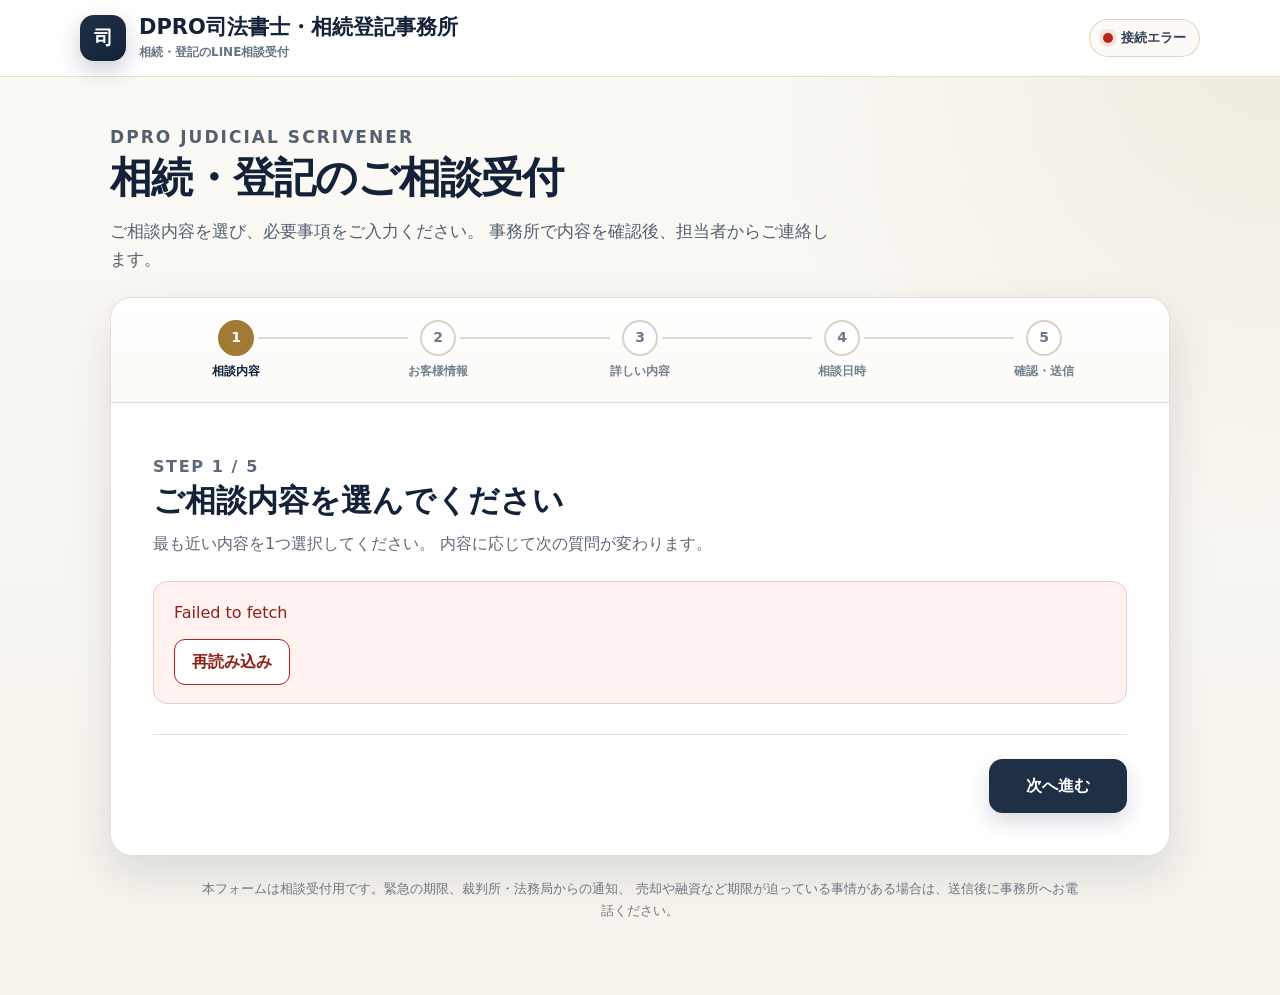
<file: index.html>
<!doctype html>
<html lang="ja">
<head>
  <meta charset="utf-8">
  <meta name="viewport" content="width=device-width,initial-scale=1,viewport-fit=cover">
  <meta name="theme-color" content="#1F3046">
  <meta
    name="description"
    content="DPRO 司法書士・相続登記 LINE｜相続登記・相続人申告登記・住所変更登記などの相談受付"
  >
  <title>相続・登記のご相談｜DPRO司法書士・相続登記事務所</title>
  <link rel="stylesheet" href="./dpro-base.css">
  <style>
    :root {
      --form-border: #d8d3c8;
      --form-soft: #f8f6f0;
      --form-blue-soft: #eef2f6;
      --form-gold-soft: #f8f1e3;
      --form-success-soft: #edf7f1;
      --form-danger-soft: #fff0ef;
      --form-focus: rgba(161, 123, 53, 0.28);
    }

    body {
      min-height: 100vh;
    }

    button,
    input,
    select,
    textarea {
      font-size: 16px;
    }

    button:disabled {
      cursor: not-allowed;
      opacity: 0.55;
    }

    .app-header {
      position: sticky;
      z-index: 30;
      top: 0;
      border-bottom: 1px solid rgba(161, 123, 53, 0.25);
      background: rgba(255, 255, 255, 0.96);
      backdrop-filter: blur(14px);
    }

    .app-header__inner {
      display: flex;
      width: min(1120px, calc(100% - 30px));
      min-height: 76px;
      margin: 0 auto;
      align-items: center;
      justify-content: space-between;
      gap: 18px;
    }

    .app-brand {
      display: flex;
      min-width: 0;
      align-items: center;
      gap: 13px;
      color: inherit;
      text-decoration: none;
    }

    .app-brand__mark {
      display: grid;
      width: 46px;
      height: 46px;
      flex: 0 0 auto;
      place-items: center;
      border-radius: 14px;
      color: #fff;
      background: linear-gradient(145deg, #1f3046, #132238);
      box-shadow: 0 9px 22px rgba(19, 34, 56, 0.22);
      font-size: 19px;
      font-weight: 900;
    }

    .app-brand__name {
      display: block;
      overflow: hidden;
      color: #132238;
      font-size: clamp(16px, 2.2vw, 21px);
      font-weight: 900;
      line-height: 1.35;
      text-overflow: ellipsis;
      white-space: nowrap;
    }

    .app-brand__sub {
      display: block;
      margin-top: 2px;
      color: #687483;
      font-size: 12px;
      font-weight: 700;
    }

    .header-status {
      display: inline-flex;
      min-height: 38px;
      align-items: center;
      gap: 8px;
      padding: 7px 13px;
      border: 1px solid rgba(161, 123, 53, 0.3);
      border-radius: 999px;
      color: #344257;
      background: #fbfaf6;
      font-size: 13px;
      font-weight: 800;
      white-space: nowrap;
    }

    .header-status__dot {
      width: 10px;
      height: 10px;
      border-radius: 999px;
      background: #a96713;
      box-shadow: 0 0 0 4px rgba(169, 103, 19, 0.11);
    }

    .header-status[data-status="ok"] .header-status__dot {
      background: #2f7a55;
      box-shadow: 0 0 0 4px rgba(47, 122, 85, 0.12);
    }

    .header-status[data-status="error"] .header-status__dot {
      background: #b42318;
      box-shadow: 0 0 0 4px rgba(180, 35, 24, 0.11);
    }

    .app-main {
      padding: 34px 0 74px;
    }

    .app-shell {
      width: min(1060px, calc(100% - 30px));
      margin: 0 auto;
    }

    .intro {
      display: grid;
      grid-template-columns: minmax(0, 1fr) auto;
      gap: 22px;
      align-items: end;
      margin-bottom: 24px;
    }

    .intro__eyebrow {
      margin: 0 0 8px;
      color: #a17b35;
      font-size: 13px;
      font-weight: 900;
      letter-spacing: 0.12em;
    }

    .intro h1 {
      margin: 0;
      color: #132238;
      font-size: clamp(27px, 5vw, 42px);
      line-height: 1.28;
      letter-spacing: -0.025em;
    }

    .intro p {
      max-width: 730px;
      margin: 12px 0 0;
      color: #526071;
      font-size: 17px;
    }

    .demo-badge {
      display: none;
      min-height: 40px;
      align-items: center;
      padding: 7px 15px;
      border: 1px solid rgba(161, 123, 53, 0.42);
      border-radius: 999px;
      color: #78591f;
      background: #fff9ed;
      font-size: 14px;
      font-weight: 900;
    }

    .demo-badge.is-visible {
      display: inline-flex;
    }

    .wizard-card {
      overflow: hidden;
      border: 1px solid rgba(161, 123, 53, 0.25);
      border-radius: 22px;
      background: rgba(255, 255, 255, 0.98);
      box-shadow: 0 18px 46px rgba(19, 34, 56, 0.12);
    }

    .wizard-progress {
      padding: 22px 28px 20px;
      border-bottom: 1px solid #e4dfd5;
      background: linear-gradient(180deg, #fff 0%, #fbfaf6 100%);
    }

    .progress-list {
      display: grid;
      grid-template-columns: repeat(5, 1fr);
      gap: 8px;
      margin: 0;
      padding: 0;
      list-style: none;
    }

    .progress-item {
      position: relative;
      min-width: 0;
      text-align: center;
    }

    .progress-item:not(:last-child)::after {
      position: absolute;
      z-index: 0;
      top: 17px;
      left: calc(50% + 22px);
      width: calc(100% - 44px);
      height: 2px;
      content: "";
      background: #ded9cf;
    }

    .progress-item.is-complete:not(:last-child)::after {
      background: #a17b35;
    }

    .progress-number {
      position: relative;
      z-index: 1;
      display: grid;
      width: 36px;
      height: 36px;
      margin: 0 auto 6px;
      place-items: center;
      border: 2px solid #d8d3c8;
      border-radius: 999px;
      color: #6d7885;
      background: #fff;
      font-size: 14px;
      font-weight: 900;
    }

    .progress-item.is-active .progress-number,
    .progress-item.is-complete .progress-number {
      border-color: #a17b35;
      color: #fff;
      background: #a17b35;
    }

    .progress-label {
      display: block;
      overflow: hidden;
      color: #73808d;
      font-size: 12px;
      font-weight: 800;
      text-overflow: ellipsis;
      white-space: nowrap;
    }

    .progress-item.is-active .progress-label {
      color: #132238;
    }

    .wizard-body {
      padding: clamp(24px, 4vw, 42px);
    }

    .step-panel {
      display: none;
    }

    .step-panel.is-active {
      display: block;
      animation: panel-in 0.22s ease-out;
    }

    @keyframes panel-in {
      from {
        opacity: 0;
        transform: translateY(5px);
      }

      to {
        opacity: 1;
        transform: none;
      }
    }

    .step-heading {
      margin-bottom: 24px;
    }

    .step-heading__number {
      margin: 0 0 7px;
      color: #a17b35;
      font-size: 13px;
      font-weight: 900;
      letter-spacing: 0.1em;
    }

    .step-heading h2 {
      margin: 0;
      color: #132238;
      font-size: clamp(23px, 3.5vw, 31px);
      line-height: 1.35;
    }

    .step-heading p {
      margin: 9px 0 0;
      color: #5d6977;
      font-size: 16px;
    }

    .category-grid {
      display: grid;
      grid-template-columns: repeat(2, minmax(0, 1fr));
      gap: 14px;
    }

    .category-card {
      position: relative;
      display: grid;
      min-height: 136px;
      padding: 20px 48px 20px 20px;
      border: 2px solid #ded9cf;
      border-radius: 16px;
      color: #1c2733;
      background: #fff;
      text-align: left;
      cursor: pointer;
      transition:
        border-color 0.16s ease,
        background 0.16s ease,
        transform 0.16s ease;
    }

    .category-card:hover {
      border-color: #a17b35;
      transform: translateY(-1px);
    }

    .category-card.is-selected {
      border-color: #a17b35;
      background: #fffaf0;
      box-shadow: 0 0 0 4px rgba(161, 123, 53, 0.1);
    }

    .category-card__check {
      position: absolute;
      top: 18px;
      right: 18px;
      display: grid;
      width: 26px;
      height: 26px;
      place-items: center;
      border: 2px solid #c9c3b7;
      border-radius: 999px;
      color: transparent;
      background: #fff;
      font-size: 14px;
      font-weight: 900;
    }

    .category-card.is-selected .category-card__check {
      border-color: #a17b35;
      color: #fff;
      background: #a17b35;
    }

    .category-card strong {
      align-self: end;
      color: #132238;
      font-size: 18px;
    }

    .category-card small {
      display: block;
      align-self: start;
      margin-top: 7px;
      color: #667281;
      font-size: 14px;
      line-height: 1.55;
    }

    .loading-box,
    .error-box,
    .info-box {
      padding: 18px 20px;
      border-radius: 14px;
    }

    .loading-box {
      border: 1px solid #d9e0e8;
      color: #4f5e70;
      background: #f5f8fb;
    }

    .error-box {
      border: 1px solid #f0c9c5;
      color: #8e2018;
      background: #fff2f1;
    }

    .info-box {
      border-left: 5px solid #a17b35;
      color: #435164;
      background: #faf7ef;
    }

    .info-box strong {
      color: #132238;
    }

    .retry-link {
      min-height: 46px;
      margin-top: 12px;
      padding: 9px 17px;
      border: 1px solid #b42318;
      border-radius: 11px;
      color: #8e2018;
      background: #fff;
      font-weight: 800;
      cursor: pointer;
    }

    .form-grid {
      display: grid;
      grid-template-columns: repeat(2, minmax(0, 1fr));
      gap: 20px;
    }

    .field {
      min-width: 0;
    }

    .field--full {
      grid-column: 1 / -1;
    }

    .field label,
    .field legend {
      display: block;
      margin-bottom: 8px;
      color: #253348;
      font-size: 16px;
      font-weight: 900;
    }

    .required-mark,
    .optional-mark {
      display: inline-flex;
      min-height: 22px;
      align-items: center;
      margin-left: 7px;
      padding: 2px 7px;
      border-radius: 7px;
      font-size: 11px;
      font-weight: 900;
      vertical-align: 2px;
    }

    .required-mark {
      color: #fff;
      background: #b42318;
    }

    .optional-mark {
      color: #536173;
      background: #edf0f3;
    }

    .field-help {
      margin: 7px 0 0;
      color: #6a7582;
      font-size: 13px;
    }

    .control {
      width: 100%;
      min-height: 52px;
      padding: 12px 14px;
      border: 2px solid #d8d3c8;
      border-radius: 12px;
      color: #1c2733;
      background: #fff;
      outline: none;
      transition:
        border-color 0.15s ease,
        box-shadow 0.15s ease;
    }

    textarea.control {
      min-height: 122px;
      resize: vertical;
    }

    .control:focus {
      border-color: #a17b35;
      box-shadow: 0 0 0 4px var(--form-focus);
    }

    .control[aria-invalid="true"] {
      border-color: #b42318;
      box-shadow: 0 0 0 4px rgba(180, 35, 24, 0.1);
    }

    .field-error {
      display: none;
      margin: 7px 0 0;
      color: #a51f16;
      font-size: 13px;
      font-weight: 800;
    }

    .field-error.is-visible {
      display: block;
    }

    fieldset {
      min-width: 0;
      margin: 0;
      padding: 0;
      border: 0;
    }

    .choice-grid {
      display: grid;
      grid-template-columns: repeat(3, minmax(0, 1fr));
      gap: 10px;
    }

    .choice-grid--two {
      grid-template-columns: repeat(2, minmax(0, 1fr));
    }

    .choice-label {
      position: relative;
      display: flex;
      min-height: 54px;
      align-items: center;
      justify-content: center;
      padding: 10px 12px;
      border: 2px solid #d8d3c8;
      border-radius: 12px;
      color: #39485a;
      background: #fff;
      font-weight: 800;
      text-align: center;
      cursor: pointer;
    }

    .choice-label:has(input:checked) {
      border-color: #a17b35;
      color: #132238;
      background: #fffaf0;
      box-shadow: 0 0 0 3px rgba(161, 123, 53, 0.09);
    }

    .choice-label input {
      position: absolute;
      width: 1px;
      height: 1px;
      opacity: 0;
      pointer-events: none;
    }

    .dynamic-form {
      display: grid;
      grid-template-columns: repeat(2, minmax(0, 1fr));
      gap: 20px;
    }

    .appointment-layout {
      display: grid;
      grid-template-columns: minmax(250px, 0.38fr) minmax(0, 0.62fr);
      gap: 24px;
    }

    .appointment-options {
      display: grid;
      align-content: start;
      gap: 18px;
    }

    .date-row {
      display: grid;
      grid-template-columns: 1fr auto;
      gap: 10px;
      align-items: end;
    }

    .load-slots-button {
      min-height: 52px;
      padding: 10px 17px;
      border: 1px solid #1f3046;
      border-radius: 12px;
      color: #fff;
      background: #1f3046;
      font-weight: 900;
      cursor: pointer;
    }

    .slot-panel {
      min-height: 250px;
      padding: 18px;
      border: 1px solid #d8d3c8;
      border-radius: 16px;
      background: #fbfaf7;
    }

    .slot-panel h3 {
      margin: 0 0 14px;
      color: #132238;
      font-size: 18px;
    }

    .slot-grid {
      display: grid;
      grid-template-columns: repeat(3, minmax(0, 1fr));
      gap: 9px;
    }

    .slot-button {
      min-height: 50px;
      padding: 8px 7px;
      border: 2px solid #d8d3c8;
      border-radius: 11px;
      color: #314054;
      background: #fff;
      font-weight: 900;
      cursor: pointer;
    }

    .slot-button:hover {
      border-color: #a17b35;
    }

    .slot-button.is-selected {
      border-color: #a17b35;
      color: #fff;
      background: #a17b35;
    }

    .slot-button small {
      display: block;
      margin-top: 2px;
      font-size: 10px;
      font-weight: 700;
      opacity: 0.82;
    }

    .slot-empty {
      display: grid;
      min-height: 190px;
      place-items: center;
      color: #6a7582;
      text-align: center;
    }

    .skip-booking {
      display: flex;
      min-height: 56px;
      align-items: center;
      gap: 11px;
      padding: 12px 14px;
      border: 1px solid #d8d3c8;
      border-radius: 12px;
      color: #39485a;
      background: #fff;
      font-weight: 800;
      cursor: pointer;
    }

    .skip-booking input {
      width: 22px;
      height: 22px;
      accent-color: #1f3046;
    }

    .selected-slot-box {
      display: none;
      margin-top: 14px;
      padding: 14px 16px;
      border: 1px solid rgba(47, 122, 85, 0.3);
      border-radius: 12px;
      color: #205c40;
      background: #edf7f1;
      font-weight: 800;
    }

    .selected-slot-box.is-visible {
      display: block;
    }

    .confirmation-list {
      display: grid;
      gap: 16px;
    }

    .confirmation-section {
      overflow: hidden;
      border: 1px solid #ded9cf;
      border-radius: 15px;
      background: #fff;
    }

    .confirmation-section h3 {
      margin: 0;
      padding: 14px 18px;
      border-bottom: 1px solid #e6e1d8;
      color: #132238;
      background: #f8f6f0;
      font-size: 17px;
    }

    .confirmation-rows {
      display: grid;
      margin: 0;
    }

    .confirmation-row {
      display: grid;
      grid-template-columns: 180px minmax(0, 1fr);
      gap: 18px;
      padding: 12px 18px;
      border-bottom: 1px dashed #e4dfd6;
    }

    .confirmation-row:last-child {
      border-bottom: 0;
    }

    .confirmation-row dt {
      color: #6a7582;
      font-size: 14px;
      font-weight: 800;
    }

    .confirmation-row dd {
      margin: 0;
      color: #253348;
      font-weight: 800;
      overflow-wrap: anywhere;
    }

    .consent-list {
      display: grid;
      gap: 12px;
      margin-top: 22px;
    }

    .consent-label {
      display: flex;
      align-items: flex-start;
      gap: 12px;
      padding: 15px 16px;
      border: 1px solid #d8d3c8;
      border-radius: 13px;
      color: #39485a;
      background: #fff;
      cursor: pointer;
    }

    .consent-label input {
      width: 23px;
      height: 23px;
      flex: 0 0 auto;
      margin-top: 2px;
      accent-color: #1f3046;
    }

    .consent-label strong {
      display: block;
      color: #132238;
    }

    .consent-label small {
      display: block;
      margin-top: 3px;
      color: #697583;
      font-size: 13px;
    }

    .wizard-actions {
      display: flex;
      justify-content: space-between;
      gap: 12px;
      margin-top: 30px;
      padding-top: 24px;
      border-top: 1px solid #e6e1d8;
    }

    .action-button {
      display: inline-flex;
      min-width: 138px;
      min-height: 54px;
      align-items: center;
      justify-content: center;
      gap: 8px;
      padding: 12px 22px;
      border-radius: 13px;
      font-weight: 900;
      cursor: pointer;
    }

    .action-button--back {
      border: 1px solid #bfc6ce;
      color: #354456;
      background: #fff;
    }

    .action-button--next,
    .action-button--submit {
      border: 1px solid #1f3046;
      color: #fff;
      background: #1f3046;
      box-shadow: 0 9px 20px rgba(31, 48, 70, 0.17);
    }

    .action-button--submit {
      min-width: 210px;
      background: #132238;
    }

    .submit-error {
      display: none;
      margin-top: 18px;
      padding: 15px 17px;
      border: 1px solid #f0c9c5;
      border-radius: 12px;
      color: #941f17;
      background: #fff2f1;
      font-weight: 800;
    }

    .submit-error.is-visible {
      display: block;
    }

    .complete-panel {
      display: none;
      padding: clamp(28px, 5vw, 56px);
      text-align: center;
    }

    .complete-panel.is-visible {
      display: block;
    }

    .complete-icon {
      display: grid;
      width: 82px;
      height: 82px;
      margin: 0 auto 20px;
      place-items: center;
      border-radius: 999px;
      color: #fff;
      background: #2f7a55;
      box-shadow: 0 12px 28px rgba(47, 122, 85, 0.2);
      font-size: 40px;
      font-weight: 900;
    }

    .complete-panel h2 {
      margin: 0;
      color: #132238;
      font-size: clamp(26px, 4vw, 36px);
    }

    .complete-panel > p {
      max-width: 650px;
      margin: 13px auto 0;
      color: #536173;
      font-size: 17px;
    }

    .receipt-card {
      max-width: 660px;
      margin: 25px auto 0;
      padding: 20px;
      border: 1px solid #d8d3c8;
      border-radius: 16px;
      background: #faf8f2;
      text-align: left;
    }

    .receipt-card dl {
      display: grid;
      gap: 0;
      margin: 0;
    }

    .receipt-card div {
      display: grid;
      grid-template-columns: 150px 1fr;
      gap: 16px;
      padding: 11px 0;
      border-bottom: 1px dashed #dcd6ca;
    }

    .receipt-card div:last-child {
      border-bottom: 0;
    }

    .receipt-card dt {
      color: #6a7582;
      font-weight: 800;
    }

    .receipt-card dd {
      margin: 0;
      color: #132238;
      font-weight: 900;
      overflow-wrap: anywhere;
    }

    .complete-warning {
      max-width: 660px;
      margin: 18px auto 0;
      padding: 15px 17px;
      border-left: 5px solid #a96713;
      border-radius: 10px;
      color: #70440c;
      background: #fff7e8;
      text-align: left;
    }

    .footer-note {
      max-width: 880px;
      margin: 22px auto 0;
      color: #6c7784;
      font-size: 13px;
      text-align: center;
    }

    .screen-reader-only {
      position: absolute !important;
      width: 1px !important;
      height: 1px !important;
      overflow: hidden !important;
      padding: 0 !important;
      border: 0 !important;
      margin: -1px !important;
      clip: rect(0, 0, 0, 0) !important;
      white-space: nowrap !important;
    }

    .is-hidden {
      display: none !important;
    }

    @media (max-width: 820px) {
      .app-header__inner,
      .app-shell {
        width: min(100% - 22px, 680px);
      }

      .app-header__inner {
        min-height: 68px;
      }

      .app-brand__sub,
      .header-status span:last-child {
        display: none;
      }

      .intro {
        grid-template-columns: 1fr;
        margin-bottom: 18px;
      }

      .demo-badge {
        justify-self: start;
      }

      .wizard-progress {
        padding: 16px 10px 14px;
      }

      .progress-label {
        font-size: 10px;
      }

      .progress-item:not(:last-child)::after {
        left: calc(50% + 18px);
        width: calc(100% - 36px);
      }

      .progress-number {
        width: 32px;
        height: 32px;
      }

      .wizard-body {
        padding: 24px 18px;
      }

      .category-grid,
      .form-grid,
      .dynamic-form,
      .appointment-layout {
        grid-template-columns: 1fr;
      }

      .category-card {
        min-height: 118px;
      }

      .choice-grid {
        grid-template-columns: 1fr;
      }

      .choice-grid--two {
        grid-template-columns: 1fr 1fr;
      }

      .date-row {
        grid-template-columns: 1fr;
      }

      .slot-grid {
        grid-template-columns: repeat(2, minmax(0, 1fr));
      }

      .confirmation-row {
        grid-template-columns: 1fr;
        gap: 3px;
      }

      .wizard-actions {
        display: grid;
        grid-template-columns: 1fr 1fr;
      }

      .action-button {
        width: 100%;
        min-width: 0;
        padding: 11px 12px;
      }

      .action-button--submit {
        grid-column: 2;
      }
    }

    @media (max-width: 460px) {
      .progress-label {
        display: none;
      }

      .progress-item:not(:last-child)::after {
        top: 15px;
      }

      .choice-grid--two {
        grid-template-columns: 1fr;
      }

      .slot-grid {
        grid-template-columns: 1fr 1fr;
      }

      .wizard-actions {
        grid-template-columns: 1fr;
      }

      .action-button--submit {
        grid-column: auto;
      }

      .receipt-card div {
        grid-template-columns: 1fr;
        gap: 3px;
      }
    }
  </style>
</head>
<body>
  <header class="app-header">
    <div class="app-header__inner">
      <a class="app-brand" href="./index.html" aria-label="相談受付トップ">
        <span class="app-brand__mark" aria-hidden="true">司</span>
        <span>
          <span class="app-brand__name" id="header-office-name">
            DPRO司法書士・相続登記事務所
          </span>
          <span class="app-brand__sub">相続・登記のLINE相談受付</span>
        </span>
      </a>
      <div
        class="header-status"
        id="header-status"
        data-status="checking"
        role="status"
        aria-live="polite"
      >
        <span class="header-status__dot" aria-hidden="true"></span>
        <span id="header-status-text">接続確認中</span>
      </div>
    </div>
  </header>

  <main class="app-main">
    <div class="app-shell">
      <section class="intro" aria-labelledby="page-title">
        <div>
          <p class="intro__eyebrow">DPRO JUDICIAL SCRIVENER</p>
          <h1 id="page-title">相続・登記のご相談受付</h1>
          <p>
            ご相談内容を選び、必要事項をご入力ください。
            事務所で内容を確認後、担当者からご連絡します。
          </p>
        </div>
        <span class="demo-badge" id="demo-badge">デモモード</span>
      </section>

      <section class="wizard-card" id="wizard-card">
        <div class="wizard-progress" id="wizard-progress">
          <ol class="progress-list" aria-label="入力の進み具合">
            <li class="progress-item is-active" data-progress="1">
              <span class="progress-number">1</span>
              <span class="progress-label">相談内容</span>
            </li>
            <li class="progress-item" data-progress="2">
              <span class="progress-number">2</span>
              <span class="progress-label">お客様情報</span>
            </li>
            <li class="progress-item" data-progress="3">
              <span class="progress-number">3</span>
              <span class="progress-label">詳しい内容</span>
            </li>
            <li class="progress-item" data-progress="4">
              <span class="progress-number">4</span>
              <span class="progress-label">相談日時</span>
            </li>
            <li class="progress-item" data-progress="5">
              <span class="progress-number">5</span>
              <span class="progress-label">確認・送信</span>
            </li>
          </ol>
        </div>

        <form id="inquiry-form" novalidate>
          <div class="wizard-body">
            <section
              class="step-panel is-active"
              data-step="1"
              aria-labelledby="step1-title"
            >
              <div class="step-heading">
                <p class="step-heading__number">STEP 1 / 5</p>
                <h2 id="step1-title">ご相談内容を選んでください</h2>
                <p>
                  最も近い内容を1つ選択してください。
                  内容に応じて次の質問が変わります。
                </p>
              </div>

              <div id="category-area">
                <div class="loading-box">相談分野を読み込んでいます。</div>
              </div>
              <input type="hidden" id="category-code" name="category_code">
              <input type="hidden" id="category-name" name="category_name">
              <p class="field-error" id="category-error">
                ご相談内容を選択してください。
              </p>

              <div class="wizard-actions">
                <span></span>
                <button class="action-button action-button--next" type="button" data-next>
                  次へ進む
                </button>
              </div>
            </section>

            <section
              class="step-panel"
              data-step="2"
              aria-labelledby="step2-title"
            >
              <div class="step-heading">
                <p class="step-heading__number">STEP 2 / 5</p>
                <h2 id="step2-title">お客様情報をご入力ください</h2>
                <p>
                  事務所から確認のご連絡を差し上げるために使用します。
                </p>
              </div>

              <div class="info-box" id="returning-client-note">
                <strong>LINEから2回目以降にご利用の方へ</strong><br>
                LINE連携済みの場合は、送信時に既存のお客様情報へ紐付けます。
                電話番号だけで他の方の案件を画面表示することはありません。
              </div>

              <div class="form-grid" style="margin-top: 22px;">
                <div class="field">
                  <label for="full-name">
                    お名前<span class="required-mark">必須</span>
                  </label>
                  <input
                    class="control"
                    id="full-name"
                    name="full_name"
                    type="text"
                    autocomplete="name"
                    maxlength="100"
                    placeholder="例：相続 花子"
                    required
                  >
                  <p class="field-error" id="full-name-error">
                    お名前を入力してください。
                  </p>
                </div>

                <div class="field">
                  <label for="full-name-kana">
                    フリガナ<span class="optional-mark">任意</span>
                  </label>
                  <input
                    class="control"
                    id="full-name-kana"
                    name="full_name_kana"
                    type="text"
                    autocomplete="off"
                    maxlength="100"
                    placeholder="例：ソウゾク ハナコ"
                  >
                </div>

                <div class="field">
                  <label for="phone">
                    電話番号<span class="required-mark">必須</span>
                  </label>
                  <input
                    class="control"
                    id="phone"
                    name="phone"
                    type="tel"
                    inputmode="tel"
                    autocomplete="tel"
                    maxlength="50"
                    placeholder="例：090-1234-5678"
                    required
                  >
                  <p class="field-help">
                    ハイフン、全角、+81形式でも登録できます。
                  </p>
                  <p class="field-error" id="phone-error">
                    連絡可能な電話番号を入力してください。
                  </p>
                </div>

                <div class="field">
                  <label for="email">
                    メールアドレス<span class="optional-mark">任意</span>
                  </label>
                  <input
                    class="control"
                    id="email"
                    name="email"
                    type="email"
                    autocomplete="email"
                    maxlength="254"
                    placeholder="例：sample@example.jp"
                  >
                  <p class="field-error" id="email-error">
                    メールアドレスの形式をご確認ください。
                  </p>
                </div>

                <fieldset class="field field--full">
                  <legend>
                    ご希望の連絡方法<span class="required-mark">必須</span>
                  </legend>
                  <div class="choice-grid">
                    <label class="choice-label">
                      <input
                        type="radio"
                        name="preferred_contact_method"
                        value="line"
                        checked
                      >
                      LINE
                    </label>
                    <label class="choice-label">
                      <input
                        type="radio"
                        name="preferred_contact_method"
                        value="phone"
                      >
                      電話
                    </label>
                    <label class="choice-label">
                      <input
                        type="radio"
                        name="preferred_contact_method"
                        value="email"
                      >
                      メール
                    </label>
                  </div>
                </fieldset>
              </div>

              <div class="wizard-actions">
                <button class="action-button action-button--back" type="button" data-back>
                  戻る
                </button>
                <button class="action-button action-button--next" type="button" data-next>
                  次へ進む
                </button>
              </div>
            </section>

            <section
              class="step-panel"
              data-step="3"
              aria-labelledby="step3-title"
            >
              <div class="step-heading">
                <p class="step-heading__number">STEP 3 / 5</p>
                <h2 id="step3-title">ご相談内容を詳しく教えてください</h2>
                <p id="selected-category-caption">
                  選択した内容に合わせた質問を表示します。
                </p>
              </div>

              <div class="dynamic-form" id="dynamic-form"></div>

              <div class="info-box" style="margin-top: 22px;">
                <strong>入力内容は相談受付のための情報です。</strong><br>
                相続人、相続分、登記義務、法的期限、遺言の有効性などは
                システムで確定せず、司法書士が個別に確認します。
              </div>

              <div class="wizard-actions">
                <button class="action-button action-button--back" type="button" data-back>
                  戻る
                </button>
                <button class="action-button action-button--next" type="button" data-next>
                  次へ進む
                </button>
              </div>
            </section>

            <section
              class="step-panel"
              data-step="4"
              aria-labelledby="step4-title"
            >
              <div class="step-heading">
                <p class="step-heading__number">STEP 4 / 5</p>
                <h2 id="step4-title">ご相談方法と希望日時</h2>
                <p>
                  空き枠から選択するか、日時を事務所と相談することもできます。
                </p>
              </div>

              <div class="appointment-layout">
                <div class="appointment-options">
                  <fieldset class="field">
                    <legend>
                      ご相談方法<span class="required-mark">必須</span>
                    </legend>
                    <div class="choice-grid choice-grid--two">
                      <label class="choice-label">
                        <input
                          type="radio"
                          name="consultation_method"
                          value="office"
                          checked
                        >
                        来所
                      </label>
                      <label class="choice-label">
                        <input
                          type="radio"
                          name="consultation_method"
                          value="phone"
                        >
                        電話
                      </label>
                      <label class="choice-label">
                        <input
                          type="radio"
                          name="consultation_method"
                          value="online"
                        >
                        オンライン
                      </label>
                      <label class="choice-label">
                        <input
                          type="radio"
                          name="consultation_method"
                          value="undecided"
                        >
                        未定
                      </label>
                    </div>
                  </fieldset>

                  <div class="date-row">
                    <div class="field">
                      <label for="appointment-date">
                        希望日<span class="optional-mark">選択時</span>
                      </label>
                      <input
                        class="control"
                        id="appointment-date"
                        type="date"
                      >
                    </div>
                    <button
                      class="load-slots-button"
                      id="load-slots-button"
                      type="button"
                    >
                      空き時間を表示
                    </button>
                  </div>

                  <label class="skip-booking">
                    <input type="checkbox" id="skip-booking">
                    <span>日時は事務所からの連絡後に相談する</span>
                  </label>

                  <div class="selected-slot-box" id="selected-slot-box"></div>
                  <p class="field-error" id="appointment-error">
                    空き枠を選ぶか、「日時は事務所からの連絡後に相談する」を選択してください。
                  </p>
                </div>

                <div class="slot-panel">
                  <h3>30分単位の空き時間</h3>
                  <div id="slot-area">
                    <div class="slot-empty">
                      希望日を選び、「空き時間を表示」を押してください。
                    </div>
                  </div>
                </div>
              </div>

              <div class="wizard-actions">
                <button class="action-button action-button--back" type="button" data-back>
                  戻る
                </button>
                <button class="action-button action-button--next" type="button" data-next>
                  確認画面へ
                </button>
              </div>
            </section>

            <section
              class="step-panel"
              data-step="5"
              aria-labelledby="step5-title"
            >
              <div class="step-heading">
                <p class="step-heading__number">STEP 5 / 5</p>
                <h2 id="step5-title">入力内容をご確認ください</h2>
                <p>
                  内容をご確認のうえ、同意欄にチェックして送信してください。
                </p>
              </div>

              <div class="confirmation-list" id="confirmation-list"></div>

              <div class="consent-list">
                <label class="consent-label">
                  <input type="checkbox" id="privacy-consent">
                  <span>
                    <strong>個人情報の取扱いに同意します</strong>
                    <small>
                      ご入力情報を相談受付、本人確認、事務所からの連絡、
                      案件対応のために利用することに同意します。
                    </small>
                  </span>
                </label>

                <label class="consent-label">
                  <input type="checkbox" id="contact-consent">
                  <span>
                    <strong>事務所からの連絡を受け取ることに同意します</strong>
                    <small>
                      選択した方法により、相談内容や予約についてご連絡します。
                    </small>
                  </span>
                </label>

                <label class="consent-label">
                  <input type="checkbox" id="professional-confirmation">
                  <span>
                    <strong>専門家確認前の受付情報であることを確認しました</strong>
                    <small>
                      この受付完了だけで、法的判断、受任、相談日時がすべて確定するものではありません。
                    </small>
                  </span>
                </label>
              </div>

              <div class="submit-error" id="submit-error" role="alert"></div>

              <div class="wizard-actions">
                <button class="action-button action-button--back" type="button" data-back>
                  修正する
                </button>
                <button
                  class="action-button action-button--submit"
                  id="submit-button"
                  type="submit"
                >
                  この内容で相談を送信
                </button>
              </div>
            </section>
          </div>
        </form>

        <section class="complete-panel" id="complete-panel" aria-labelledby="complete-title">
          <div class="complete-icon" aria-hidden="true">✓</div>
          <h2 id="complete-title">ご相談を受け付けました</h2>
          <p>
            事務所で内容を確認後、ご希望の連絡方法でご案内します。
            受付番号はお控えください。
          </p>

          <div class="receipt-card">
            <dl>
              <div>
                <dt>受付番号</dt>
                <dd id="receipt-inquiry-no">—</dd>
              </div>
              <div>
                <dt>ご相談内容</dt>
                <dd id="receipt-category">—</dd>
              </div>
              <div>
                <dt>お名前</dt>
                <dd id="receipt-name">—</dd>
              </div>
              <div>
                <dt>相談日時</dt>
                <dd id="receipt-appointment">事務所からご連絡します</dd>
              </div>
              <div>
                <dt>LINE連携</dt>
                <dd id="receipt-line-status">—</dd>
              </div>
            </dl>
          </div>

          <div class="complete-warning is-hidden" id="appointment-warning"></div>
        </section>
      </section>

      <p class="footer-note">
        本フォームは相談受付用です。緊急の期限、裁判所・法務局からの通知、
        売却や融資など期限が迫っている事情がある場合は、送信後に事務所へお電話ください。
      </p>
    </div>
  </main>

  <script src="./config.js"></script>
  <script>
    (() => {
      "use strict";

      const QUESTIONS = {
        inheritance_registration: [
          selectQuestion(
            "relation_to_decedent",
            "被相続人とのご関係",
            ["配偶者", "子", "孫", "兄弟姉妹", "甥・姪", "その他"],
            true,
          ),
          dateQuestion(
            "inheritance_start_date",
            "亡くなられた日",
            false,
            "正確な日が分からない場合は空欄でも構いません。",
          ),
          textQuestion(
            "inheritance_period",
            "亡くなられた時期",
            false,
            "例：2023年春頃、10年以上前",
          ),
          textQuestion(
            "property_area",
            "不動産がある地域",
            true,
            "例：福岡県志免町、福岡市、複数の都道府県",
          ),
          selectQuestion(
            "property_count",
            "不動産のおおよその件数",
            ["1件", "2～3件", "4件以上", "分からない"],
            true,
          ),
          selectQuestion(
            "will_exists",
            "遺言書の有無",
            ["ある", "ない", "あるか分からない", "複数ある可能性"],
            true,
          ),
          selectQuestion(
            "agreement_status",
            "遺産分割協議の状況",
            ["未着手", "話し合い中", "合意済み", "争いがある", "分からない"],
            true,
          ),
          selectQuestion(
            "heir_count",
            "相続人のおおよその人数",
            ["1人", "2人", "3人", "4人以上", "分からない"],
            true,
          ),
          selectQuestion(
            "unreachable_heir",
            "連絡が取れない方の有無",
            ["いない", "いる", "分からない"],
            true,
          ),
          selectQuestion(
            "renunciation_status",
            "相続放棄に関する状況",
            ["該当なし", "検討中の方がいる", "申述済みの方がいる", "分からない"],
            false,
          ),
          selectQuestion(
            "urgency",
            "お急ぎの程度",
            ["通常", "少し急ぎたい", "期限が迫っている", "売却・融資等の予定がある"],
            true,
          ),
          textareaQuestion(
            "consultation_detail",
            "ご相談内容・気になる点",
            false,
            "例：父名義の自宅と土地の名義変更を相談したい",
          ),
        ],

        heir_declaration_registration: [
          selectQuestion(
            "relation_to_decedent",
            "被相続人とのご関係",
            ["配偶者", "子", "孫", "兄弟姉妹", "甥・姪", "その他"],
            true,
          ),
          textQuestion(
            "inheritance_period",
            "相続が発生した時期",
            true,
            "例：2020年8月、20年以上前",
          ),
          selectQuestion(
            "agreement_status",
            "遺産分割協議の状況",
            ["未着手", "話し合い中", "合意できていない", "争いがある", "分からない"],
            true,
          ),
          selectQuestion(
            "family_register_status",
            "戸籍収集の状況",
            ["未着手", "一部取得", "おおむね取得済み", "分からない"],
            true,
          ),
          textQuestion(
            "property_area",
            "不動産の所在地",
            true,
            "分かる範囲で市区町村までご入力ください。",
          ),
          selectQuestion(
            "difficult_reason",
            "通常の相続登記が難しい主な理由",
            [
              "相続人が多い",
              "連絡が取れない方がいる",
              "遺産分割が未成立",
              "不動産が分からない",
              "必要書類が分からない",
              "その他",
            ],
            true,
          ),
          textareaQuestion(
            "urgency_reason",
            "期限が心配な理由・急ぐ事情",
            true,
            "法務局や他の専門家から案内された日付等があればご入力ください。",
          ),
          textareaQuestion(
            "consultation_detail",
            "その他のご相談内容",
            false,
            "",
          ),
        ],

        legal_heir_information: [
          selectQuestion(
            "purpose",
            "主な利用目的",
            ["相続登記", "預貯金手続", "相続税申告", "複数手続で利用", "分からない"],
            true,
          ),
          selectQuestion(
            "family_register_status",
            "戸籍収集の状況",
            ["未着手", "一部取得", "すべて取得したと思う", "分からない"],
            true,
          ),
          textQuestion(
            "decedent_last_address",
            "被相続人の最後の住所",
            false,
            "分かる範囲でご入力ください。",
          ),
          selectQuestion(
            "real_estate_exists",
            "相続不動産の有無",
            ["ある", "ない", "分からない"],
            true,
          ),
          textareaQuestion(
            "consultation_detail",
            "ご希望や確認したいこと",
            false,
            "",
          ),
        ],

        property_search: [
          textQuestion(
            "known_property_area",
            "把握している不動産所在地",
            false,
            "例：福岡県デモ市、実家の土地など",
          ),
          selectQuestion(
            "tax_notice",
            "固定資産税納税通知書",
            ["ある", "一部ある", "ない", "分からない"],
            true,
          ),
          selectQuestion(
            "title_document",
            "権利証・登記識別情報",
            ["ある", "一部ある", "ない", "分からない"],
            true,
          ),
          selectQuestion(
            "name_register_status",
            "名寄帳等の取得状況",
            ["取得済み", "未取得", "制度を知らない", "分からない"],
            true,
          ),
          selectQuestion(
            "property_record_certificate",
            "所有不動産記録証明制度の利用状況",
            ["取得済み", "申請中", "未利用", "分からない"],
            true,
          ),
          textQuestion(
            "former_addresses",
            "被相続人の旧住所等",
            false,
            "分かる範囲でご入力ください。",
          ),
          textareaQuestion(
            "consultation_detail",
            "確認したいこと",
            false,
            "",
          ),
        ],

        will_and_agreement: [
          selectQuestion(
            "will_exists",
            "遺言書の有無",
            ["公正証書遺言", "自筆証書遺言", "種類不明の遺言", "ない", "分からない"],
            true,
          ),
          selectQuestion(
            "will_original",
            "遺言書原本の所在",
            ["手元にある", "公証役場等", "法務局保管", "所在不明", "該当なし"],
            true,
          ),
          selectQuestion(
            "agreement_status",
            "遺産分割協議の状況",
            ["未着手", "話し合い中", "合意済み", "署名押印済み", "争いがある"],
            true,
          ),
          selectQuestion(
            "all_heirs_contactable",
            "相続関係者との連絡状況",
            ["全員と連絡可能", "連絡不能者がいる", "関係者が分からない"],
            true,
          ),
          textareaQuestion(
            "consultation_detail",
            "登記について確認したいこと",
            true,
            "",
          ),
        ],

        address_name_change: [
          selectQuestion(
            "change_type",
            "変更の種類",
            ["住所変更", "氏名変更", "住所と氏名の両方", "分からない"],
            true,
          ),
          dateQuestion(
            "change_date",
            "変更日",
            false,
            "正確な日が分からない場合は空欄でも構いません。",
          ),
          textQuestion(
            "registered_old_information",
            "登記簿上の旧住所・旧氏名",
            false,
            "分かる範囲でご入力ください。",
          ),
          textQuestion(
            "current_information",
            "現在の住所・氏名",
            true,
            "",
          ),
          selectQuestion(
            "property_count",
            "対象不動産のおおよその件数",
            ["1件", "2～3件", "4件以上", "分からない"],
            true,
          ),
          selectQuestion(
            "smart_change_registration",
            "スマート変更登記の利用状況",
            ["利用している", "利用していない", "制度を知らない", "分からない"],
            false,
          ),
          selectQuestion(
            "planned_transaction",
            "売却・融資等の予定",
            ["予定なし", "売却予定", "融資・担保設定予定", "その他の予定", "分からない"],
            true,
          ),
          textareaQuestion(
            "consultation_detail",
            "その他のご相談内容",
            false,
            "",
          ),
        ],

        mortgage_related: [
          selectQuestion(
            "related_registration_type",
            "ご相談内容",
            ["抵当権抹消", "所有権に関する登記", "相続後の売却準備", "その他", "分からない"],
            true,
          ),
          selectQuestion(
            "inheritance_registration_status",
            "相続登記の状況",
            ["完了済み", "申請中", "未着手", "分からない"],
            true,
          ),
          textQuestion(
            "property_area",
            "対象不動産の所在地",
            true,
            "",
          ),
          textareaQuestion(
            "consultation_detail",
            "金融機関からの書類や確認したいこと",
            true,
            "",
          ),
        ],

        land_return_consultation: [
          textQuestion(
            "land_area",
            "土地の所在地",
            true,
            "市区町村まで分かる範囲でご入力ください。",
          ),
          selectQuestion(
            "inheritance_registration_status",
            "相続登記の状況",
            ["完了済み", "申請中", "未着手", "分からない"],
            true,
          ),
          selectQuestion(
            "land_condition",
            "土地の現在の状況",
            ["更地", "建物がある", "山林", "農地", "管理状況不明", "その他"],
            true,
          ),
          textareaQuestion(
            "consultation_detail",
            "制度利用を検討する理由",
            true,
            "",
          ),
        ],

        adult_guardianship: [
          selectQuestion(
            "subject_relation",
            "対象となる方とのご関係",
            ["本人", "配偶者", "親", "子", "兄弟姉妹", "その他"],
            true,
          ),
          selectQuestion(
            "support_need",
            "現在困っている主なこと",
            ["財産管理", "契約手続", "施設入所", "相続手続", "家庭裁判所手続", "その他"],
            true,
          ),
          textareaQuestion(
            "current_situation",
            "現在の状況",
            true,
            "緊急の事情や期限がある場合もご入力ください。",
          ),
        ],

        other: [
          selectQuestion(
            "other_topic",
            "ご相談分野",
            ["不動産登記", "商業・法人登記", "成年後見", "裁判所提出書類", "その他"],
            true,
          ),
          textareaQuestion(
            "consultation_detail",
            "ご相談内容",
            true,
            "分かる範囲で具体的にご入力ください。",
          ),
          textareaQuestion(
            "urgency_reason",
            "期限・急ぐ事情",
            false,
            "",
          ),
        ],
      };

      const GENERIC_QUESTIONS = [
        textareaQuestion(
          "consultation_detail",
          "ご相談内容",
          true,
          "分かる範囲で具体的にご入力ください。",
        ),
        textareaQuestion(
          "urgency_reason",
          "期限・急ぐ事情",
          false,
          "",
        ),
      ];

      const state = {
        currentStep: 1,
        office: null,
        categories: [],
        selectedCategory: null,
        selectedSlot: null,
        slotsLoadedFor: null,
        idempotencyKey: crypto.randomUUID(),
        demoMode: false,
        submitting: false,
      };

      const dom = {};

      document.addEventListener("DOMContentLoaded", initialize);

      function selectQuestion(code, label, options, required, help = "") {
        return { type: "select", code, label, options, required, help };
      }

      function textQuestion(code, label, required, placeholder = "", help = "") {
        return {
          type: "text",
          code,
          label,
          required,
          placeholder,
          help,
        };
      }

      function dateQuestion(code, label, required, help = "") {
        return { type: "date", code, label, required, help };
      }

      function textareaQuestion(
        code,
        label,
        required,
        placeholder = "",
        help = "",
      ) {
        return {
          type: "textarea",
          code,
          label,
          required,
          placeholder,
          help,
        };
      }

      async function initialize() {
        cacheDom();
        bindEvents();
        configureDates();

        state.demoMode = window.DPRO_SHIHO.isDemoMode();
        if (state.demoMode) {
          dom.demoBadge.classList.add("is-visible");
          fillDemoValues();
        }

        try {
          const [officeResult, categoryResult] = await Promise.all([
            window.DPRO_SHIHO.apiFetch(
              window.DPRO_SHIHO_CONFIG.api.endpoints.publicOffice,
            ),
            window.DPRO_SHIHO.apiFetch(
              window.DPRO_SHIHO_CONFIG.api.endpoints.publicCategories,
            ),
          ]);

          state.office = officeResult.office;
          state.categories = categoryResult.categories || [];

          dom.headerOfficeName.textContent =
            state.office?.office_name ||
            window.DPRO_SHIHO_CONFIG.system.officeName;
          setHeaderStatus("ok", "受付可能");
          renderCategories();
        } catch (error) {
          setHeaderStatus("error", "接続エラー");
          renderCategoryError(error);
        }
      }

      function cacheDom() {
        dom.form = document.getElementById("inquiry-form");
        dom.wizardProgress = document.getElementById("wizard-progress");
        dom.completePanel = document.getElementById("complete-panel");
        dom.headerOfficeName = document.getElementById("header-office-name");
        dom.headerStatus = document.getElementById("header-status");
        dom.headerStatusText = document.getElementById("header-status-text");
        dom.demoBadge = document.getElementById("demo-badge");
        dom.categoryArea = document.getElementById("category-area");
        dom.categoryCode = document.getElementById("category-code");
        dom.categoryName = document.getElementById("category-name");
        dom.categoryError = document.getElementById("category-error");
        dom.dynamicForm = document.getElementById("dynamic-form");
        dom.selectedCategoryCaption = document.getElementById(
          "selected-category-caption",
        );
        dom.fullName = document.getElementById("full-name");
        dom.fullNameKana = document.getElementById("full-name-kana");
        dom.phone = document.getElementById("phone");
        dom.email = document.getElementById("email");
        dom.appointmentDate = document.getElementById("appointment-date");
        dom.loadSlotsButton = document.getElementById("load-slots-button");
        dom.skipBooking = document.getElementById("skip-booking");
        dom.slotArea = document.getElementById("slot-area");
        dom.selectedSlotBox = document.getElementById("selected-slot-box");
        dom.appointmentError = document.getElementById("appointment-error");
        dom.confirmationList = document.getElementById("confirmation-list");
        dom.privacyConsent = document.getElementById("privacy-consent");
        dom.contactConsent = document.getElementById("contact-consent");
        dom.professionalConfirmation = document.getElementById(
          "professional-confirmation",
        );
        dom.submitButton = document.getElementById("submit-button");
        dom.submitError = document.getElementById("submit-error");
      }

      function bindEvents() {
        document.querySelectorAll("[data-next]").forEach((button) => {
          button.addEventListener("click", () => goNext());
        });

        document.querySelectorAll("[data-back]").forEach((button) => {
          button.addEventListener("click", () => goBack());
        });

        dom.loadSlotsButton.addEventListener("click", loadAvailability);
        dom.skipBooking.addEventListener("change", handleSkipBooking);
        dom.appointmentDate.addEventListener("change", () => {
          clearSelectedSlot();
          dom.slotArea.innerHTML =
            '<div class="slot-empty">「空き時間を表示」を押してください。</div>';
        });
        dom.form.addEventListener("submit", submitInquiry);
      }

      function configureDates() {
        const today = jstDate(new Date());
        const maxDate = addDays(today, 90);
        dom.appointmentDate.min = today;
        dom.appointmentDate.max = maxDate;
        dom.appointmentDate.value = addDays(today, 1);
      }

      function fillDemoValues() {
        dom.fullName.value = "相続テスト 花子";
        dom.fullNameKana.value = "ソウゾクテスト ハナコ";
        dom.phone.value = "090-1111-2201";
        dom.email.value = "client1@example.invalid";
      }

      function setHeaderStatus(status, text) {
        dom.headerStatus.dataset.status = status;
        dom.headerStatusText.textContent = text;
      }

      function renderCategories() {
        if (!state.categories.length) {
          renderCategoryError(new Error("相談分野が登録されていません。"));
          return;
        }

        const grid = document.createElement("div");
        grid.className = "category-grid";

        state.categories.forEach((category) => {
          const button = document.createElement("button");
          button.type = "button";
          button.className = "category-card";
          button.dataset.categoryCode = category.category_code;
          button.setAttribute("aria-pressed", "false");

          const check = document.createElement("span");
          check.className = "category-card__check";
          check.setAttribute("aria-hidden", "true");
          check.textContent = "✓";

          const name = document.createElement("strong");
          name.textContent = category.category_name;

          const description = document.createElement("small");
          description.textContent =
            category.description || "ご相談内容を入力していただきます。";

          button.append(check, name, description);
          button.addEventListener("click", () => selectCategory(category, button));
          grid.appendChild(button);
        });

        dom.categoryArea.replaceChildren(grid);
      }

      function renderCategoryError(error) {
        const box = document.createElement("div");
        box.className = "error-box";

        const message = document.createElement("div");
        message.textContent =
          error?.message ||
          "相談分野を取得できませんでした。通信状態をご確認ください。";

        const retry = document.createElement("button");
        retry.type = "button";
        retry.className = "retry-link";
        retry.textContent = "再読み込み";
        retry.addEventListener("click", () => window.location.reload());

        box.append(message, retry);
        dom.categoryArea.replaceChildren(box);
      }

      function selectCategory(category, button) {
        state.selectedCategory = category;
        dom.categoryCode.value = category.category_code;
        dom.categoryName.value = category.category_name;
        dom.categoryError.classList.remove("is-visible");

        dom.categoryArea
          .querySelectorAll(".category-card")
          .forEach((card) => {
            const selected = card === button;
            card.classList.toggle("is-selected", selected);
            card.setAttribute("aria-pressed", String(selected));
          });

        renderDynamicQuestions(category);
      }

      function renderDynamicQuestions(category) {
        const questions =
          QUESTIONS[category.category_code] || GENERIC_QUESTIONS;
        dom.selectedCategoryCaption.textContent =
          `「${category.category_name}」について、分かる範囲でご入力ください。`;
        dom.dynamicForm.replaceChildren(
          ...questions.map((question) => createQuestionField(question)),
        );
      }

      function createQuestionField(question) {
        const wrapper = document.createElement("div");
        wrapper.className = question.type === "textarea" ? "field field--full" : "field";

        const label = document.createElement("label");
        label.htmlFor = `question-${question.code}`;
        label.append(document.createTextNode(question.label));

        const mark = document.createElement("span");
        mark.className = question.required ? "required-mark" : "optional-mark";
        mark.textContent = question.required ? "必須" : "任意";
        label.appendChild(mark);

        let control;

        if (question.type === "select") {
          control = document.createElement("select");
          const emptyOption = document.createElement("option");
          emptyOption.value = "";
          emptyOption.textContent = "選択してください";
          control.appendChild(emptyOption);

          question.options.forEach((optionText) => {
            const option = document.createElement("option");
            option.value = optionText;
            option.textContent = optionText;
            control.appendChild(option);
          });
        } else if (question.type === "textarea") {
          control = document.createElement("textarea");
          control.maxLength = 3000;
          control.placeholder = question.placeholder || "";
        } else {
          control = document.createElement("input");
          control.type = question.type;
          control.maxLength = question.type === "text" ? 500 : undefined;
          control.placeholder = question.placeholder || "";
        }

        control.className = "control dynamic-control";
        control.id = `question-${question.code}`;
        control.name = `question_${question.code}`;
        control.dataset.questionCode = question.code;
        control.dataset.questionLabel = question.label;
        control.dataset.required = String(question.required);
        if (question.required) control.required = true;

        const error = document.createElement("p");
        error.className = "field-error";
        error.id = `question-${question.code}-error`;
        error.textContent = `${question.label}をご入力ください。`;

        wrapper.append(label, control);

        if (question.help) {
          const help = document.createElement("p");
          help.className = "field-help";
          help.textContent = question.help;
          wrapper.appendChild(help);
        }

        wrapper.appendChild(error);
        return wrapper;
      }

      function goNext() {
        if (!validateStep(state.currentStep)) return;

        if (state.currentStep === 4) {
          renderConfirmation();
        }

        showStep(Math.min(5, state.currentStep + 1));
      }

      function goBack() {
        showStep(Math.max(1, state.currentStep - 1));
      }

      function showStep(step) {
        state.currentStep = step;

        document.querySelectorAll(".step-panel").forEach((panel) => {
          panel.classList.toggle(
            "is-active",
            Number(panel.dataset.step) === step,
          );
        });

        document.querySelectorAll(".progress-item").forEach((item) => {
          const itemStep = Number(item.dataset.progress);
          item.classList.toggle("is-active", itemStep === step);
          item.classList.toggle("is-complete", itemStep < step);
        });

        document.getElementById("wizard-card").scrollIntoView({
          behavior: "smooth",
          block: "start",
        });

        const activeHeading = document.querySelector(
          `.step-panel[data-step="${step}"] h2`,
        );
        activeHeading?.focus?.();
      }

      function validateStep(step) {
        clearVisibleErrors();

        if (step === 1) {
          if (!state.selectedCategory) {
            dom.categoryError.classList.add("is-visible");
            dom.categoryArea.scrollIntoView({ behavior: "smooth", block: "center" });
            return false;
          }
          return true;
        }

        if (step === 2) {
          let valid = true;

          if (!dom.fullName.value.trim()) {
            showFieldError(dom.fullName, "full-name-error");
            valid = false;
          }

          const normalizedPhone = normalizePhone(dom.phone.value);
          if (!normalizedPhone || normalizedPhone.length < 10) {
            showFieldError(dom.phone, "phone-error");
            valid = false;
          }

          if (
            dom.email.value.trim() &&
            !/^[^\s@]+@[^\s@]+\.[^\s@]+$/.test(dom.email.value.trim())
          ) {
            showFieldError(dom.email, "email-error");
            valid = false;
          }

          return valid;
        }

        if (step === 3) {
          let valid = true;
          document.querySelectorAll(".dynamic-control").forEach((control) => {
            if (
              control.dataset.required === "true" &&
              !String(control.value || "").trim()
            ) {
              control.setAttribute("aria-invalid", "true");
              document
                .getElementById(`${control.id}-error`)
                ?.classList.add("is-visible");
              valid = false;
            }
          });
          return valid;
        }

        if (step === 4) {
          if (!dom.skipBooking.checked && !state.selectedSlot) {
            dom.appointmentError.classList.add("is-visible");
            return false;
          }
          return true;
        }

        return true;
      }

      function clearVisibleErrors() {
        document
          .querySelectorAll(".field-error")
          .forEach((error) => error.classList.remove("is-visible"));
        document
          .querySelectorAll('[aria-invalid="true"]')
          .forEach((control) => control.removeAttribute("aria-invalid"));
      }

      function showFieldError(control, errorId) {
        control.setAttribute("aria-invalid", "true");
        document.getElementById(errorId)?.classList.add("is-visible");
      }

      async function loadAvailability() {
        const date = dom.appointmentDate.value;

        if (!date) {
          dom.slotArea.innerHTML =
            '<div class="slot-empty">希望日を選択してください。</div>';
          return;
        }

        dom.skipBooking.checked = false;
        dom.loadSlotsButton.disabled = true;
        dom.loadSlotsButton.textContent = "確認中";
        dom.slotArea.innerHTML =
          '<div class="slot-empty">空き時間を確認しています。</div>';
        clearSelectedSlot();

        try {
          const result = await window.DPRO_SHIHO.apiFetch(
            window.DPRO_SHIHO_CONFIG.api.endpoints.publicAvailability,
            { query: { date } },
          );

          state.slotsLoadedFor = date;
          renderSlots(result.slots || [], result.closed === true);
        } catch (error) {
          dom.slotArea.innerHTML = "";
          const box = document.createElement("div");
          box.className = "error-box";
          box.textContent =
            error?.message || "空き時間を取得できませんでした。";
          dom.slotArea.appendChild(box);
        } finally {
          dom.loadSlotsButton.disabled = false;
          dom.loadSlotsButton.textContent = "空き時間を表示";
        }
      }

      function renderSlots(slots, closed) {
        if (closed || !slots.length) {
          dom.slotArea.innerHTML =
            '<div class="slot-empty">この日は受付可能な空き枠がありません。<br>別の日をお選びください。</div>';
          return;
        }

        const grid = document.createElement("div");
        grid.className = "slot-grid";

        slots.forEach((slot) => {
          const staff = slot.staff_options?.[0];
          if (!staff) return;

          const button = document.createElement("button");
          button.type = "button";
          button.className = "slot-button";
          button.dataset.startAt = slot.start_at;
          button.dataset.endAt = slot.end_at;
          button.dataset.staffId = staff.id;
          button.dataset.staffName = staff.display_name;
          button.innerHTML = `
            ${escapeHtml(slot.display_time || formatJstTime(slot.start_at))}
            <small>空き ${Number(slot.available_staff_count || 1)}名</small>
          `;

          button.addEventListener("click", () => {
            grid.querySelectorAll(".slot-button").forEach((item) => {
              item.classList.toggle("is-selected", item === button);
            });

            state.selectedSlot = {
              start_at: slot.start_at,
              end_at: slot.end_at,
              staff_id: staff.id,
              staff_name: staff.display_name,
              display_time:
                slot.display_time || formatJstTime(slot.start_at),
              date: dom.appointmentDate.value,
            };

            dom.skipBooking.checked = false;
            dom.appointmentError.classList.remove("is-visible");
            showSelectedSlot();
          });

          grid.appendChild(button);
        });

        dom.slotArea.replaceChildren(grid);
      }

      function handleSkipBooking() {
        if (dom.skipBooking.checked) {
          clearSelectedSlot();
          dom.appointmentError.classList.remove("is-visible");
        }
      }

      function clearSelectedSlot() {
        state.selectedSlot = null;
        dom.selectedSlotBox.classList.remove("is-visible");
        dom.selectedSlotBox.textContent = "";
        dom.slotArea
          .querySelectorAll(".slot-button")
          .forEach((button) => button.classList.remove("is-selected"));
      }

      function showSelectedSlot() {
        if (!state.selectedSlot) return;

        const method = consultationMethodLabel();
        dom.selectedSlotBox.textContent =
          `${formatJapaneseDate(state.selectedSlot.date)} ` +
          `${state.selectedSlot.display_time}（${method}・30分）`;
        dom.selectedSlotBox.classList.add("is-visible");
      }

      function renderConfirmation() {
        const answers = collectAnswers();
        const appointmentText = dom.skipBooking.checked
          ? "日時は事務所からの連絡後に相談"
          : `${formatJapaneseDate(state.selectedSlot.date)} ` +
            `${state.selectedSlot.display_time}（${consultationMethodLabel()}・30分）`;

        dom.confirmationList.replaceChildren(
          confirmationSection("ご相談内容", [
            ["相談分野", state.selectedCategory.category_name],
            ...answers.map((answer) => [
              answer.question_label,
              answer.answer_text || formatAnswerJson(answer.answer_json),
            ]),
          ]),
          confirmationSection("お客様情報", [
            ["お名前", dom.fullName.value.trim()],
            ["フリガナ", dom.fullNameKana.value.trim() || "未入力"],
            ["電話番号", dom.phone.value.trim()],
            ["メール", dom.email.value.trim() || "未入力"],
            ["希望連絡方法", contactMethodLabel()],
          ]),
          confirmationSection("ご相談方法・日時", [
            ["相談方法", consultationMethodLabel()],
            ["希望日時", appointmentText],
          ]),
        );
      }

      function confirmationSection(title, rows) {
        const section = document.createElement("section");
        section.className = "confirmation-section";

        const heading = document.createElement("h3");
        heading.textContent = title;

        const list = document.createElement("dl");
        list.className = "confirmation-rows";

        rows.forEach(([label, value]) => {
          const row = document.createElement("div");
          row.className = "confirmation-row";

          const term = document.createElement("dt");
          term.textContent = label;

          const description = document.createElement("dd");
          description.textContent = value || "—";

          row.append(term, description);
          list.appendChild(row);
        });

        section.append(heading, list);
        return section;
      }

      async function submitInquiry(event) {
        event.preventDefault();

        if (state.submitting) return;

        if (
          !dom.privacyConsent.checked ||
          !dom.contactConsent.checked ||
          !dom.professionalConfirmation.checked
        ) {
          showSubmitError(
            "3つの確認・同意欄すべてにチェックしてください。",
          );
          return;
        }

        state.submitting = true;
        dom.submitButton.disabled = true;
        dom.submitButton.textContent = "送信しています";
        hideSubmitError();

        const answers = collectAnswers();
        const intake = Object.fromEntries(
          answers.map((answer) => [
            answer.question_code,
            answer.answer_text ?? answer.answer_json,
          ]),
        );

        const urgency = deriveUrgency(intake);
        const method = checkedValue("consultation_method") || "office";

        const payload = {
          full_name: dom.fullName.value.trim(),
          full_name_kana: dom.fullNameKana.value.trim() || null,
          phone: dom.phone.value.trim(),
          email: dom.email.value.trim() || null,
          preferred_contact_method:
            checkedValue("preferred_contact_method") || "line",
          privacy_consent: true,
          contact_consent: true,
          category_code: state.selectedCategory.category_code,
          source: state.demoMode ? "line" : "website",
          urgency,
          summary: buildSummary(intake),
          desired_consultation_method: method,
          preferred_dates: dom.appointmentDate.value
            ? [dom.appointmentDate.value]
            : [],
          intake,
          answers,
          idempotency_key: state.idempotencyKey,
        };

        if (state.demoMode) {
          payload.demo = true;
          payload.line_user_id =
            window.DPRO_SHIHO_CONFIG.demo.lineUserId;
        }

        if (!dom.skipBooking.checked && state.selectedSlot) {
          payload.appointment = {
            staff_id: state.selectedSlot.staff_id,
            start_at: state.selectedSlot.start_at,
            end_at: state.selectedSlot.end_at,
            appointment_type: "initial_consultation",
            method: method === "undecided" ? "office" : method,
            client_note:
              `${state.selectedCategory.category_name}の初回相談希望`,
          };
        }

        try {
          const result = await window.DPRO_SHIHO.apiFetch(
            window.DPRO_SHIHO_CONFIG.api.endpoints.publicInquiry,
            {
              method: "POST",
              headers: {
                "x-idempotency-key": state.idempotencyKey,
              },
              body: payload,
              timeoutMs: 25000,
            },
          );

          showCompletion(result);
        } catch (error) {
          showSubmitError(
            error?.message ||
            "相談受付の送信に失敗しました。入力内容をご確認ください。",
          );
          dom.submitButton.disabled = false;
          dom.submitButton.textContent = "この内容で相談を送信";
        } finally {
          state.submitting = false;
        }
      }

      function collectAnswers() {
        return [...document.querySelectorAll(".dynamic-control")].map(
          (control, index) => ({
            question_code: control.dataset.questionCode,
            question_label: control.dataset.questionLabel,
            answer_text: String(control.value || "").trim() || null,
            answer_json: null,
            sort_order: (index + 1) * 10,
            is_sensitive: false,
          }),
        );
      }

      function deriveUrgency(intake) {
        const text = `${intake.urgency || ""} ${intake.urgency_reason || ""}`;

        if (/期限が迫|至急|売却|融資|法務局|裁判所/.test(text)) {
          return "urgent";
        }
        if (/急ぎ/.test(text)) {
          return "high";
        }
        return "normal";
      }

      function buildSummary(intake) {
        const details =
          intake.consultation_detail ||
          intake.current_situation ||
          intake.urgency_reason ||
          "";
        const prefix = state.selectedCategory.category_name;
        return details
          ? `${prefix}：${String(details).slice(0, 500)}`
          : `${prefix}の新規相談`;
      }

      function showCompletion(result) {
        dom.form.classList.add("is-hidden");
        dom.wizardProgress.classList.add("is-hidden");
        dom.completePanel.classList.add("is-visible");

        document.getElementById("receipt-inquiry-no").textContent =
          result.inquiry?.inquiry_no || "—";
        document.getElementById("receipt-category").textContent =
          state.selectedCategory.category_name;
        document.getElementById("receipt-name").textContent =
          dom.fullName.value.trim();

        document.getElementById("receipt-appointment").textContent =
          result.appointment
            ? `${formatJapaneseDate(state.selectedSlot.date)} ` +
              `${state.selectedSlot.display_time}（30分）`
            : "事務所からご連絡します";

        document.getElementById("receipt-line-status").textContent =
          lineStatusLabel(
            result.client?.line_link_status,
            result.client?.line_link_approval_required,
          );

        const warning = document.getElementById("appointment-warning");
        if (result.appointment_error) {
          warning.textContent =
            `相談受付は完了しましたが、予約枠は確定できませんでした。` +
            `事務所から日程をご連絡します。`;
          warning.classList.remove("is-hidden");
        }

        document.getElementById("wizard-card").scrollIntoView({
          behavior: "smooth",
          block: "start",
        });
      }

      function showSubmitError(message) {
        dom.submitError.textContent = message;
        dom.submitError.classList.add("is-visible");
        dom.submitError.scrollIntoView({ behavior: "smooth", block: "center" });
      }

      function hideSubmitError() {
        dom.submitError.textContent = "";
        dom.submitError.classList.remove("is-visible");
      }

      function contactMethodLabel() {
        const value = checkedValue("preferred_contact_method");
        return {
          line: "LINE",
          phone: "電話",
          email: "メール",
        }[value] || "LINE";
      }

      function consultationMethodLabel() {
        const value = checkedValue("consultation_method");
        return {
          office: "来所",
          phone: "電話",
          online: "オンライン",
          undecided: "未定",
        }[value] || "来所";
      }

      function checkedValue(name) {
        return document.querySelector(`input[name="${name}"]:checked`)?.value;
      }

      function lineStatusLabel(status, approvalRequired) {
        if (status === "approved") return "LINE連携済み";
        if (approvalRequired || status === "pending") {
          return "事務所のLINE連携承認待ち";
        }
        if (status === "unlinked") return "未連携";
        return status || "未確認";
      }

      function normalizePhone(value) {
        let text = String(value || "")
          .normalize("NFKC")
          .replace(/[＋]/g, "+")
          .replace(/[^0-9+]/g, "");

        if (text.startsWith("+81")) {
          text = `0${text.slice(3)}`;
        } else if (text.startsWith("81") && text.length >= 11) {
          text = `0${text.slice(2)}`;
        }

        return text.replace(/\D/g, "");
      }

      function jstDate(date) {
        const parts = new Intl.DateTimeFormat("en-CA", {
          timeZone: "Asia/Tokyo",
          year: "numeric",
          month: "2-digit",
          day: "2-digit",
        }).formatToParts(date);
        const map = Object.fromEntries(
          parts.map((part) => [part.type, part.value]),
        );
        return `${map.year}-${map.month}-${map.day}`;
      }

      function addDays(dateString, days) {
        const date = new Date(`${dateString}T12:00:00+09:00`);
        date.setUTCDate(date.getUTCDate() + days);
        return jstDate(date);
      }

      function formatJapaneseDate(dateString) {
        if (!dateString) return "—";
        return new Intl.DateTimeFormat("ja-JP", {
          timeZone: "Asia/Tokyo",
          year: "numeric",
          month: "long",
          day: "numeric",
          weekday: "short",
        }).format(new Date(`${dateString}T12:00:00+09:00`));
      }

      function formatJstTime(value) {
        return new Intl.DateTimeFormat("ja-JP", {
          timeZone: "Asia/Tokyo",
          hour: "2-digit",
          minute: "2-digit",
          hour12: false,
        }).format(new Date(value));
      }

      function formatAnswerJson(value) {
        if (value === null || value === undefined) return "未入力";
        if (Array.isArray(value)) return value.join("、");
        if (typeof value === "object") return JSON.stringify(value);
        return String(value);
      }

      function escapeHtml(value) {
        return String(value || "")
          .replaceAll("&", "&amp;")
          .replaceAll("<", "&lt;")
          .replaceAll(">", "&gt;")
          .replaceAll('"', "&quot;")
          .replaceAll("'", "&#039;");
      }
    })();
  </script>
</body>
</html>
</file>
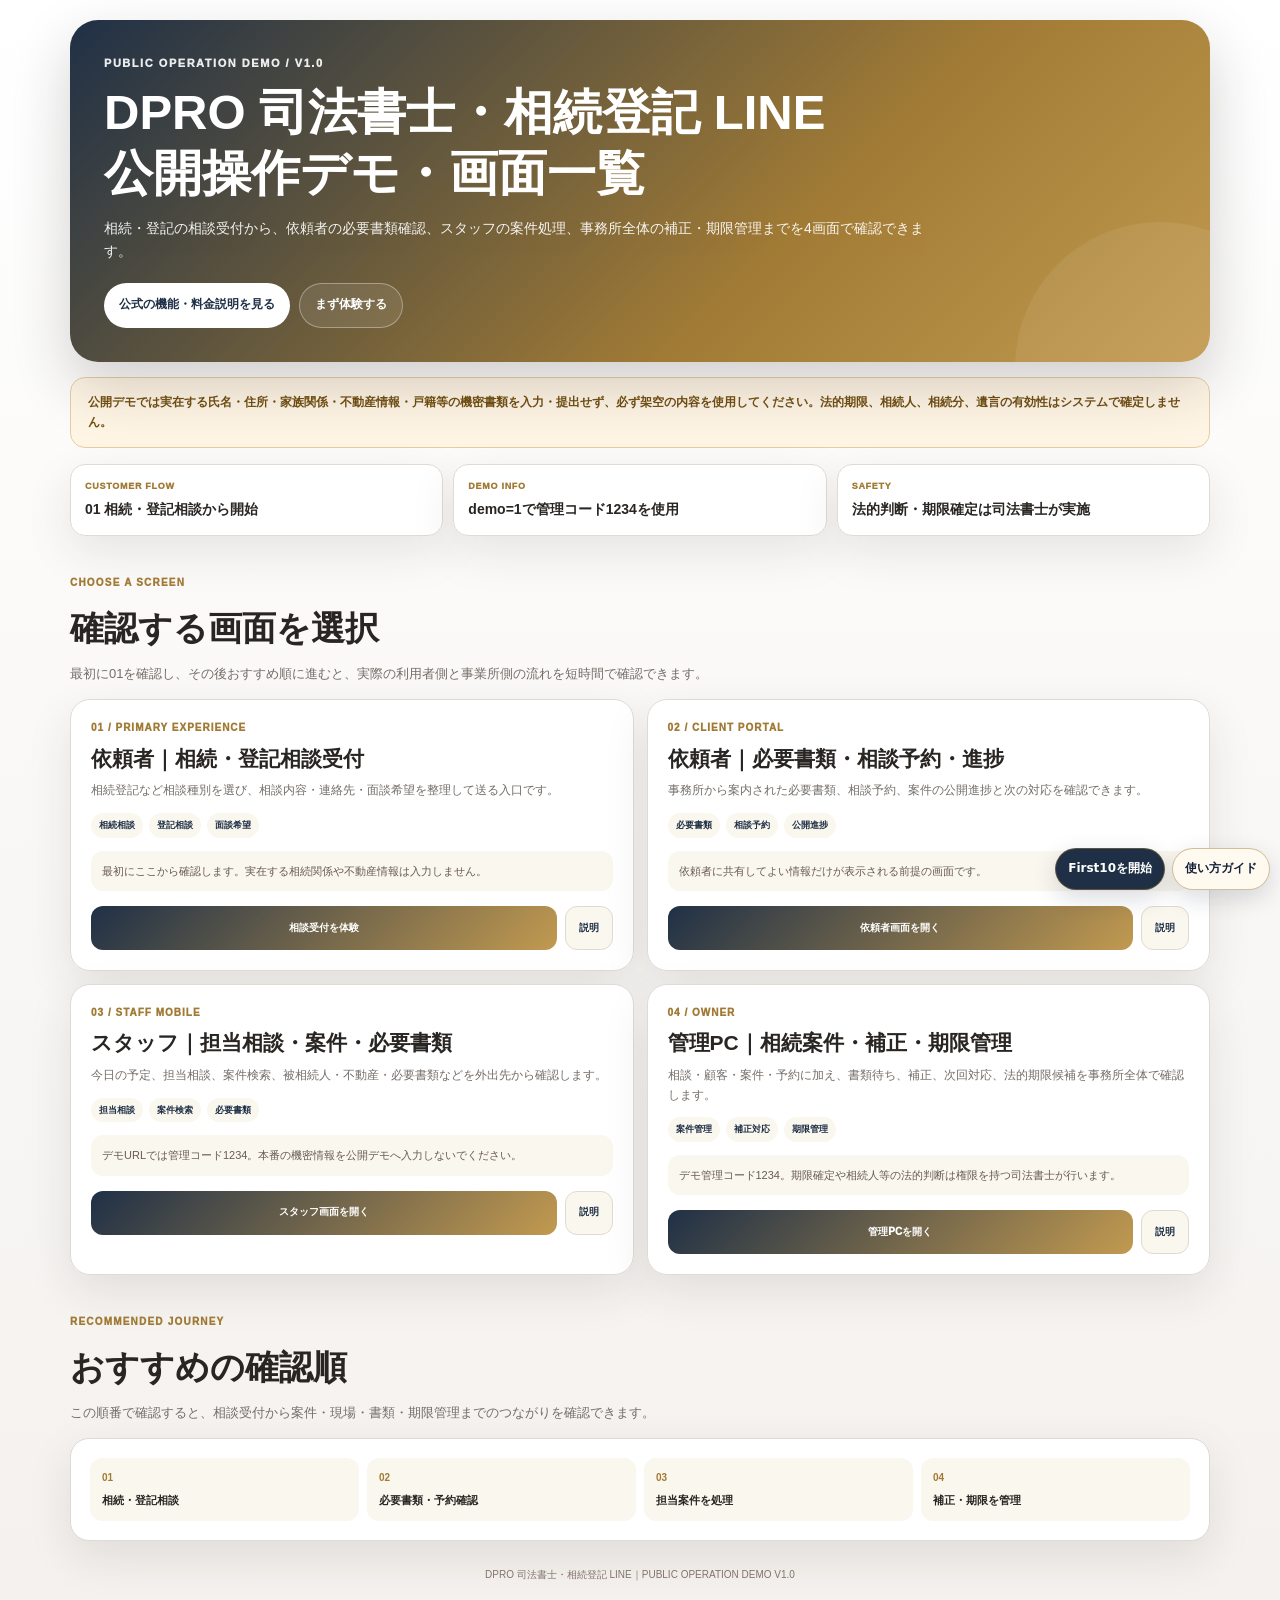
<file: demo-guide.html>
<!doctype html>
<!-- DPRO LIVE DEMO COMMON TEMPLATE V1.0 LOCK / CONFIGURABLE TEMPLATE -->
<html lang="ja">
<head>
<meta charset="utf-8">
<meta name="viewport" content="width=device-width,initial-scale=1,viewport-fit=cover">
<meta name="robots" content="noindex,nofollow,noarchive">
<title id="pageTitle">DPRO 公開操作デモ・画面一覧</title>
<style>
:root{
  --bg:#f4f1ee;--card:#fff;--ink:#282522;--muted:#746d68;--line:#e2d9d2;
  --brand:#a17b35;--deep:#1f3046;--brand2:#c29a50;--soft:#faf7ef;
  --shadow:0 16px 46px rgba(44,37,32,.10)
}
*{box-sizing:border-box}
html{background:var(--bg);scroll-behavior:smooth}
body{margin:0;min-height:100vh;color:var(--ink);font-family:-apple-system,BlinkMacSystemFont,"Segoe UI","Noto Sans JP","Yu Gothic UI",Meiryo,sans-serif;line-height:1.65;background:linear-gradient(180deg,#fff 0%,var(--bg) 100%)}
a{color:inherit}.page{width:min(1140px,calc(100% - 24px));margin:0 auto;padding:20px 0 48px}
.hero{position:relative;overflow:hidden;padding:34px;border-radius:28px;color:#fff;background:linear-gradient(135deg,var(--deep),var(--brand) 63%,var(--brand2));box-shadow:0 23px 58px rgba(35,30,27,.20)}
.hero:after{content:"";position:absolute;right:-95px;bottom:-150px;width:290px;height:290px;border-radius:50%;background:rgba(255,255,255,.07)}
.kicker{position:relative;z-index:1;font-size:11px;font-weight:1000;letter-spacing:.14em;opacity:.9}
.hero h1{position:relative;z-index:1;margin:10px 0 0;font-size:clamp(28px,5vw,49px);line-height:1.24}
.hero p{position:relative;z-index:1;max-width:830px;margin:13px 0 0;font-size:14px;opacity:.93}
.hero-actions{position:relative;z-index:1;display:flex;gap:9px;flex-wrap:wrap;margin-top:20px}
.button{min-height:45px;display:inline-flex;align-items:center;justify-content:center;padding:9px 15px;border-radius:999px;text-decoration:none;font-size:12px;font-weight:950}
.button-light{color:var(--deep);background:#fff}.button-ghost{color:#fff;border:1px solid rgba(255,255,255,.35);background:rgba(255,255,255,.09)}
.notice{margin-top:15px;padding:15px 17px;border:1px solid #e5cda3;border-radius:15px;background:#fff5e5;color:#725013;font-size:12px;font-weight:760}
.demo-info{margin-top:16px;display:grid;grid-template-columns:repeat(3,minmax(0,1fr));gap:10px}
.demo-info>div{padding:14px;border:1px solid var(--line);border-radius:15px;background:rgba(255,255,255,.96);box-shadow:var(--shadow)}
.demo-info small{display:block;color:var(--brand);font-size:9px;font-weight:1000;letter-spacing:.08em}.demo-info strong{display:block;margin-top:4px;font-size:14px}
.section-head{margin:32px 0 15px}.section-head small{color:var(--brand);font-size:10px;font-weight:1000;letter-spacing:.12em}.section-head h2{margin:5px 0 0;font-size:clamp(23px,4vw,34px)}.section-head p{max-width:840px;margin:7px 0 0;color:var(--muted);font-size:13px}
.grid{display:grid;grid-template-columns:repeat(2,minmax(0,1fr));gap:13px}
.card{min-width:0;padding:20px;border:1px solid var(--line);border-radius:20px;background:rgba(255,255,255,.98);box-shadow:var(--shadow)}
.card-number{color:var(--brand);font-size:10px;font-weight:1000;letter-spacing:.1em}.card h3{margin:7px 0 0;font-size:21px;line-height:1.4}.card p{margin:8px 0 0;color:var(--muted);font-size:12px}
.pills{display:flex;gap:6px;flex-wrap:wrap;margin-top:12px}.pills span{padding:5px 8px;border-radius:999px;background:var(--soft);color:var(--deep);font-size:9px;font-weight:900}
.card-note{margin-top:13px;padding:11px;border-radius:12px;background:var(--soft);color:#675a54;font-size:11px}.card-note b{color:var(--deep)}
.card-actions{display:grid;grid-template-columns:1fr auto;gap:8px;margin-top:15px}
.open,.official{min-height:44px;display:flex;align-items:center;justify-content:center;padding:9px 13px;border-radius:12px;text-decoration:none;font-size:10px;font-weight:950}
.open{color:#fff;background:linear-gradient(135deg,var(--deep),var(--brand2))}.official{color:var(--deep);border:1px solid var(--line);background:var(--soft)}
.flow{margin-top:14px;padding:19px;border:1px solid var(--line);border-radius:19px;background:#fff;box-shadow:var(--shadow)}
.flow-grid{display:grid;grid-template-columns:repeat(var(--flow-cols,5),minmax(0,1fr));gap:8px}
.flow-step{padding:12px;border-radius:12px;background:var(--soft)}.flow-step b{display:block;color:var(--brand);font-size:10px}.flow-step strong{display:block;margin-top:4px;font-size:11px}.flow-step.same{border:1px dashed #cdbfb6}
.footer{margin-top:26px;color:#82736c;font-size:10px;text-align:center}
@media(max-width:900px){.flow-grid{grid-template-columns:repeat(2,minmax(0,1fr))}}
@media(max-width:760px){.hero{padding:25px 20px}.demo-info,.grid,.flow-grid{grid-template-columns:1fr}}
@media(max-width:420px){.page{width:min(100% - 16px,1140px)}.card-actions{grid-template-columns:1fr}}
</style>
  <link rel="stylesheet" href="./tutorial.css?v=SHIHO-TUTORIAL-R3-RECOVERY3-20260827" data-dpro-shiho-tutorial-css>
</head>
<body>
<main class="page">
<section class="hero">
  <div class="kicker">PUBLIC OPERATION DEMO / V1.0</div>
  <h1 id="heroTitle"></h1>
  <p id="heroCopy"></p>
  <div class="hero-actions">
    <a class="button button-light" id="officialLink">公式の機能・料金説明を見る</a>
    <a class="button button-ghost" id="primaryDemoLink">まず体験する</a>
  </div>
</section>

<div class="notice" id="notice"></div>

<section class="demo-info" id="quickInfo" aria-label="デモ利用情報"></section>

<div class="section-head">
  <small>CHOOSE A SCREEN</small>
  <h2>確認する画面を選択</h2>
  <p id="screenIntro"></p>
</div>

<section class="grid" id="screenGrid"></section>

<div class="section-head">
  <small>RECOMMENDED JOURNEY</small>
  <h2>おすすめの確認順</h2>
  <p id="journeyIntro"></p>
</div>
<section class="flow"><div class="flow-grid" id="flowGrid"></div></section>

<div class="footer" id="footer"></div>
</main>

<script>
/*
  DPRO LIVE DEMO COMMON TEMPLATE V1.0
  ------------------------------------------------------------
  変更してよいのは CONFIG の値とCSS変数のブランド色のみ。
  DOM骨格・セクション順・公開注意・CHOOSE A SCREEN・
  RECOMMENDED JOURNEYはCOMMON TEMPLATE V1.0 LOCK対象。
*/
const CONFIG = {
  "systemName": "DPRO 司法書士・相続登記 LINE",
  "pageTitle": "DPRO 司法書士・相続登記 LINE｜公開操作デモ・画面一覧",
  "heroCopy": "相続・登記の相談受付から、依頼者の必要書類確認、スタッフの案件処理、事務所全体の補正・期限管理までを4画面で確認できます。",
  "officialUrl": "https://dpromstk2000-lab.github.io/dpro-line-systems-site/systems/shiho.html",
  "primaryDemoUrl": "https://dpromstk2000-lab.github.io/dpro-shiho-inheritance-line-liff/index.html?demo=1",
  "notice": "公開デモでは実在する氏名・住所・家族関係・不動産情報・戸籍等の機密書類を入力・提出せず、必ず架空の内容を使用してください。法的期限、相続人、相続分、遺言の有効性はシステムで確定しません。",
  "screenIntro": "最初に01を確認し、その後おすすめ順に進むと、実際の利用者側と事業所側の流れを短時間で確認できます。",
  "journeyIntro": "この順番で確認すると、相談受付から案件・現場・書類・期限管理までのつながりを確認できます。",
  "adminCode": "1234",
  "quickInfo": [
    {
      "label": "CUSTOMER FLOW",
      "text": "01 相続・登記相談から開始"
    },
    {
      "label": "DEMO INFO",
      "text": "demo=1で管理コード1234を使用"
    },
    {
      "label": "SAFETY",
      "text": "法的判断・期限確定は司法書士が実施"
    }
  ],
  "screens": [
    {
      "step": "01 / PRIMARY EXPERIENCE",
      "title": "依頼者｜相続・登記相談受付",
      "description": "相続登記など相談種別を選び、相談内容・連絡先・面談希望を整理して送る入口です。",
      "tags": [
        "相続相談",
        "登記相談",
        "面談希望"
      ],
      "note": "最初にここから確認します。実在する相続関係や不動産情報は入力しません。",
      "url": "https://dpromstk2000-lab.github.io/dpro-shiho-inheritance-line-liff/index.html?demo=1",
      "cta": "相談受付を体験",
      "officialUrl": "https://dpromstk2000-lab.github.io/dpro-line-systems-site/systems/shiho.html"
    },
    {
      "step": "02 / CLIENT PORTAL",
      "title": "依頼者｜必要書類・相談予約・進捗",
      "description": "事務所から案内された必要書類、相談予約、案件の公開進捗と次の対応を確認できます。",
      "tags": [
        "必要書類",
        "相談予約",
        "公開進捗"
      ],
      "note": "依頼者に共有してよい情報だけが表示される前提の画面です。",
      "url": "https://dpromstk2000-lab.github.io/dpro-shiho-inheritance-line-liff/member.html?demo=1",
      "cta": "依頼者画面を開く",
      "officialUrl": "https://dpromstk2000-lab.github.io/dpro-line-systems-site/systems/shiho.html"
    },
    {
      "step": "03 / STAFF MOBILE",
      "title": "スタッフ｜担当相談・案件・必要書類",
      "description": "今日の予定、担当相談、案件検索、被相続人・不動産・必要書類などを外出先から確認します。",
      "tags": [
        "担当相談",
        "案件検索",
        "必要書類"
      ],
      "note": "デモURLでは管理コード1234。本番の機密情報を公開デモへ入力しないでください。",
      "url": "https://dpromstk2000-lab.github.io/dpro-shiho-inheritance-line-liff/staff.html?demo=1",
      "cta": "スタッフ画面を開く",
      "officialUrl": "https://dpromstk2000-lab.github.io/dpro-line-systems-site/systems/shiho.html"
    },
    {
      "step": "04 / OWNER",
      "title": "管理PC｜相続案件・補正・期限管理",
      "description": "相談・顧客・案件・予約に加え、書類待ち、補正、次回対応、法的期限候補を事務所全体で確認します。",
      "tags": [
        "案件管理",
        "補正対応",
        "期限管理"
      ],
      "note": "デモ管理コード1234。期限確定や相続人等の法的判断は権限を持つ司法書士が行います。",
      "url": "https://dpromstk2000-lab.github.io/dpro-shiho-inheritance-line-liff/owner.html?demo=1",
      "cta": "管理PCを開く",
      "officialUrl": "https://dpromstk2000-lab.github.io/dpro-line-systems-site/systems/shiho.html"
    }
  ],
  "journey": [
    {
      "step": "01",
      "text": "相続・登記相談"
    },
    {
      "step": "02",
      "text": "必要書類・予約確認"
    },
    {
      "step": "03",
      "text": "担当案件を処理"
    },
    {
      "step": "04",
      "text": "補正・期限を管理"
    }
  ]
};

document.documentElement.style.setProperty("--flow-cols", String(Math.min(CONFIG.journey.length, 7)));
document.title = CONFIG.pageTitle;
document.getElementById("heroTitle").innerHTML = `${CONFIG.systemName}<br>公開操作デモ・画面一覧`;
document.getElementById("heroCopy").textContent = CONFIG.heroCopy;
document.getElementById("officialLink").href = CONFIG.officialUrl;
document.getElementById("primaryDemoLink").href = CONFIG.primaryDemoUrl;
document.getElementById("notice").textContent = CONFIG.notice;
document.getElementById("screenIntro").textContent = CONFIG.screenIntro;
document.getElementById("journeyIntro").textContent = CONFIG.journeyIntro;
document.getElementById("footer").textContent = `${CONFIG.systemName}｜PUBLIC OPERATION DEMO V1.0`;

document.getElementById("quickInfo").innerHTML = CONFIG.quickInfo.map(x =>
  `<div><small>${x.label}</small><strong>${x.text}</strong></div>`
).join("");

document.getElementById("screenGrid").innerHTML = CONFIG.screens.map(x => `
  <article class="card">
    <div class="card-number">${x.step}</div>
    <h3>${x.title}</h3>
    <p>${x.description}</p>
    <div class="pills">${x.tags.map(t => `<span>${t}</span>`).join("")}</div>
    <div class="card-note">${x.note}</div>
    <div class="card-actions">
      <a class="open" href="${x.url}">${x.cta}</a>
      <a class="official" href="${x.officialUrl}">説明</a>
    </div>
  </article>
`).join("");

document.getElementById("flowGrid").innerHTML = CONFIG.journey.map(x => `
  <div class="flow-step${x.sameScreen ? " same" : ""}">
    <b>${x.step}${x.sameScreen ? " / SAME SCREEN" : ""}</b>
    <strong>${x.text}</strong>
  </div>
`).join("");
</script>
  <script src="./tutorial.js?v=SHIHO-TUTORIAL-R3-RECOVERY3-20260827" data-dpro-shiho-tutorial-js></script>
</body>
</html>
</file>
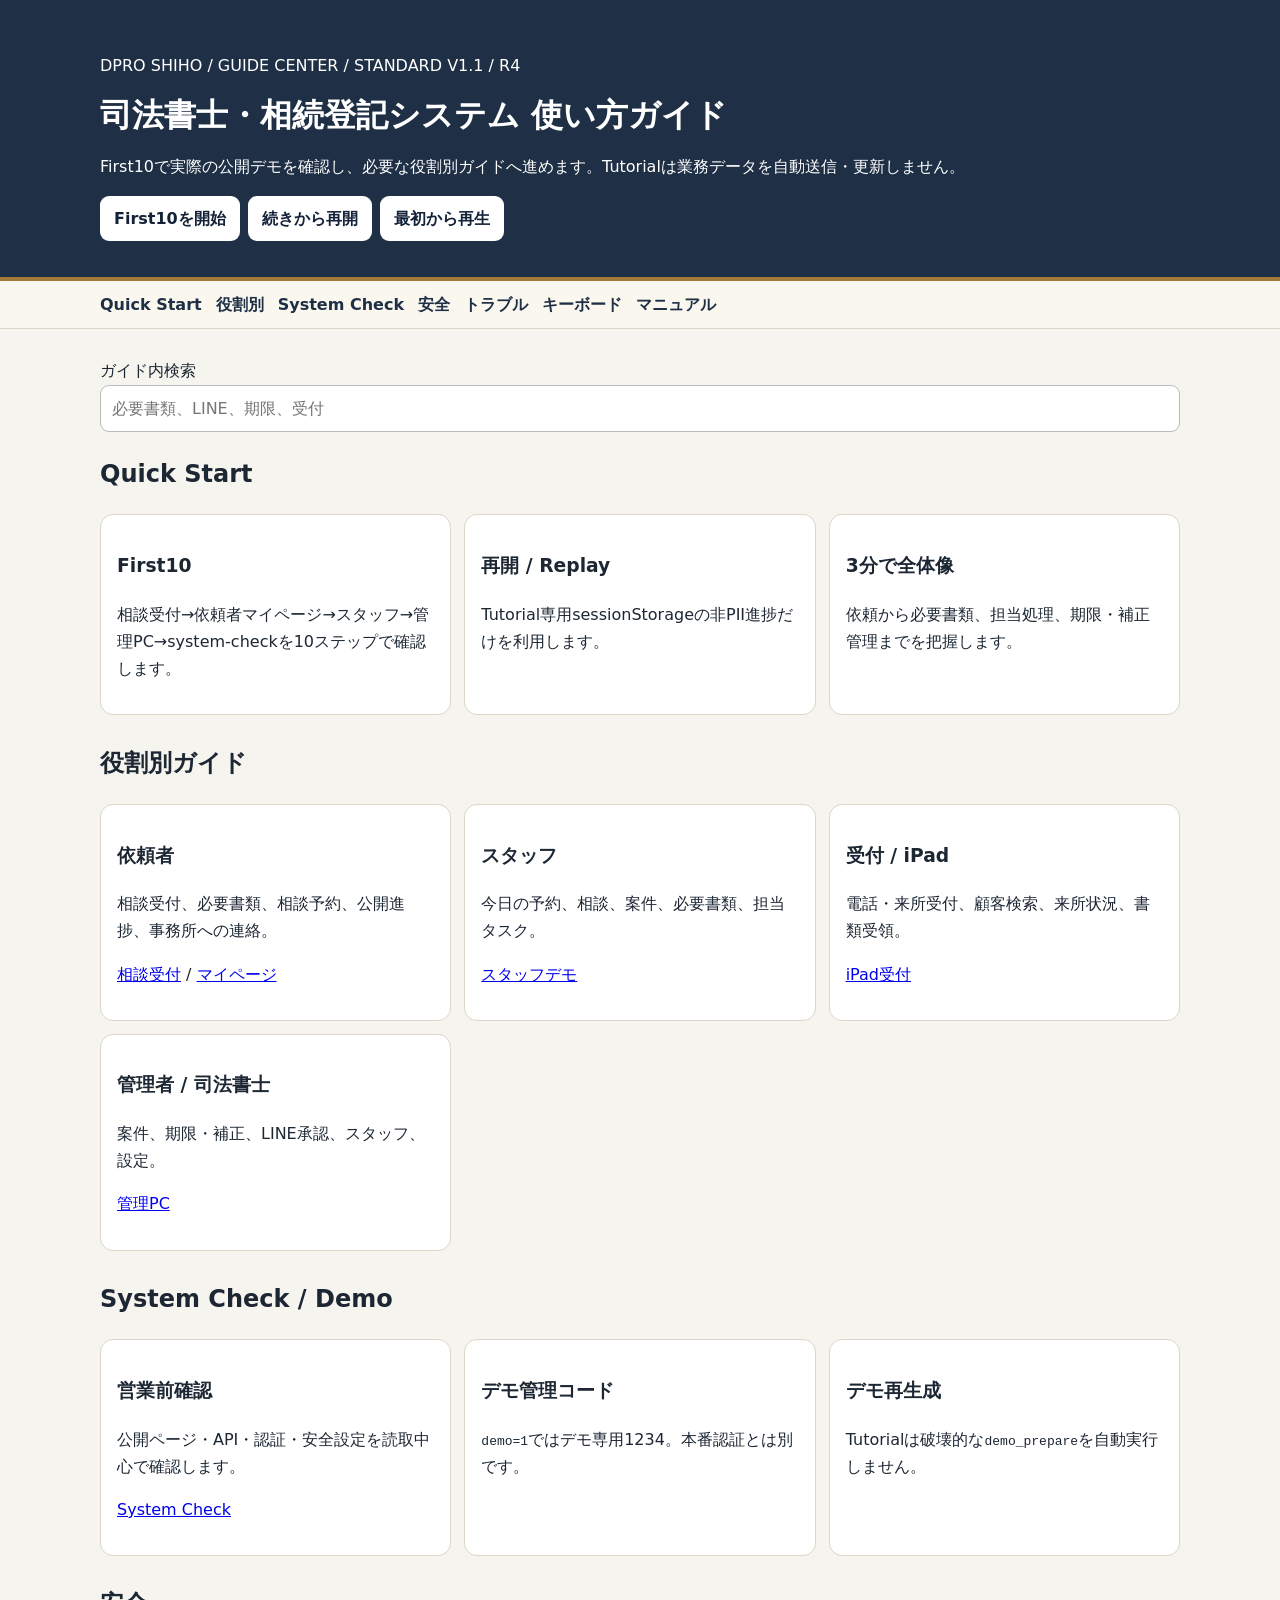
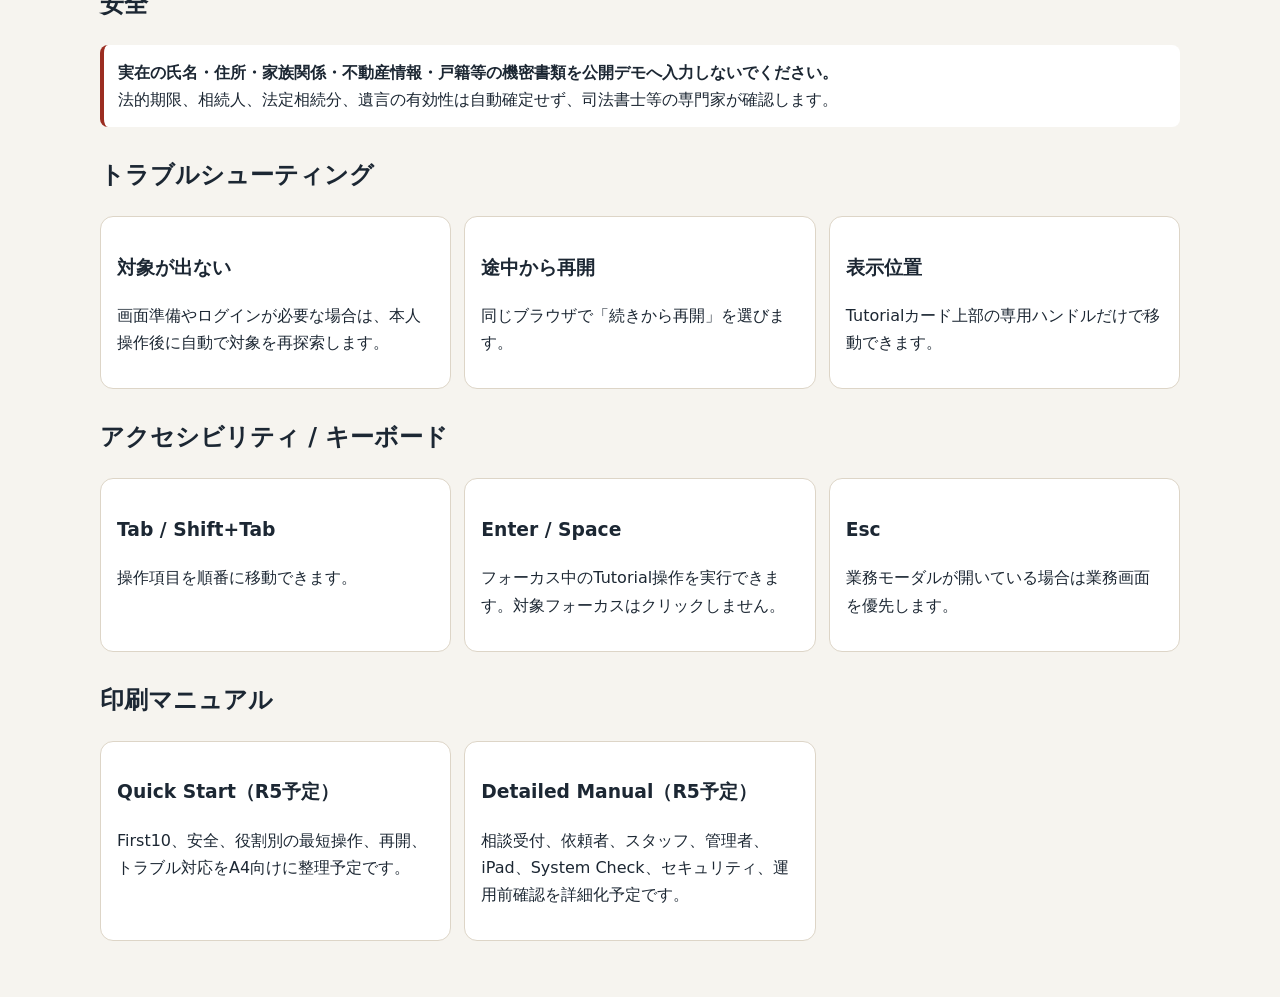
<file: guide-center.html>
<!doctype html>
<html lang="ja"><head>
<meta charset="utf-8"><meta name="viewport" content="width=device-width,initial-scale=1,viewport-fit=cover">
<meta name="theme-color" content="#1f3046"><title>DPRO SHIHO Guide Center</title>
<style>
*{box-sizing:border-box}html{scroll-behavior:smooth}body{margin:0;background:#f6f4ef;color:#1c2733;font-family:system-ui,-apple-system,"Noto Sans JP",sans-serif;line-height:1.7}
.wrap{width:min(1080px,calc(100% - 24px));margin:auto}.hero{background:#1f3046;color:#fff;padding:36px 0;border-bottom:4px solid #a17b35}.hero h1{margin:.15em 0;line-height:1.3}
.actions{display:flex;flex-wrap:wrap;gap:8px}.btn{display:inline-flex;min-height:44px;align-items:center;padding:9px 14px;border-radius:9px;background:#fff;color:#132238;font-weight:850;text-decoration:none}
nav{position:sticky;top:0;z-index:3;background:#faf7ef;border-bottom:1px solid #ddd5c7;overflow:auto}nav .wrap{display:flex;gap:14px;padding:10px 0}nav a{white-space:nowrap;color:#1f3046;font-weight:800;text-decoration:none}
main{padding:28px 0}.search{margin-bottom:22px}.search input{width:100%;min-height:46px;padding:9px 11px;border:1px solid #bbb;border-radius:9px;font:inherit;background:#fff}
.grid{display:grid;grid-template-columns:repeat(3,minmax(0,1fr));gap:13px}.card{min-width:0;background:#fff;border:1px solid #ddd5c7;border-radius:13px;padding:16px}.notice{border-left:4px solid #9b2d21;background:#fff;padding:14px;border-radius:8px}
section{scroll-margin-top:72px;margin-bottom:28px}.is-search-hidden{display:none!important}:focus-visible{outline:3px solid #1d63b7;outline-offset:3px}
@media(max-width:760px){.grid{grid-template-columns:1fr 1fr}}@media(max-width:520px){.grid{grid-template-columns:1fr}.wrap{width:min(100% - 16px,1080px)}}
</style></head><body>
<header class="hero"><div class="wrap"><p>DPRO SHIHO / GUIDE CENTER / STANDARD V1.1 / R4</p>
<h1>司法書士・相続登記システム 使い方ガイド</h1>
<p>First10で実際の公開デモを確認し、必要な役割別ガイドへ進めます。Tutorialは業務データを自動送信・更新しません。</p>
<div class="actions">
<a id="first10-start" class="btn" href="./demo-guide.html?demo=1&tutorial=start">First10を開始</a>
<a id="first10-resume" class="btn" href="./demo-guide.html?demo=1&tutorial=resume">続きから再開</a>
<a id="first10-replay" class="btn" href="./demo-guide.html?demo=1&tutorial=replay">最初から再生</a>
</div></div></header>
<nav><div class="wrap"><a href="#quick">Quick Start</a><a href="#roles">役割別</a><a href="#system">System Check</a><a href="#safety">安全</a><a href="#trouble">トラブル</a><a href="#accessibility">キーボード</a><a href="#manuals">マニュアル</a></div></nav>
<main class="wrap">
<div class="search"><label for="guide-search">ガイド内検索</label><input id="guide-search" type="search" placeholder="必要書類、LINE、期限、受付" autocomplete="off"></div>
<section id="quick" data-search="quick first10 再開 replay 3分"><h2>Quick Start</h2><div class="grid">
<article class="card"><h3>First10</h3><p>相談受付→依頼者マイページ→スタッフ→管理PC→system-checkを10ステップで確認します。</p></article>
<article class="card"><h3>再開 / Replay</h3><p>Tutorial専用sessionStorageの非PII進捗だけを利用します。</p></article>
<article class="card"><h3>3分で全体像</h3><p>依頼から必要書類、担当処理、期限・補正管理までを把握します。</p></article>
</div></section>
<section id="roles" data-search="役割 依頼者 スタッフ 受付 ipad 管理者 司法書士 必要書類"><h2>役割別ガイド</h2><div class="grid">
<article class="card guide-role-card"><h3>依頼者</h3><p>相談受付、必要書類、相談予約、公開進捗、事務所への連絡。</p><p><a href="./index.html?demo=1">相談受付</a> / <a href="./member.html?demo=1">マイページ</a></p></article>
<article class="card guide-role-card"><h3>スタッフ</h3><p>今日の予約、相談、案件、必要書類、担当タスク。</p><p><a href="./staff.html?demo=1">スタッフデモ</a></p></article>
<article class="card guide-role-card"><h3>受付 / iPad</h3><p>電話・来所受付、顧客検索、来所状況、書類受領。</p><p><a href="./owner-ipad.html?demo=1">iPad受付</a></p></article>
<article class="card guide-role-card"><h3>管理者 / 司法書士</h3><p>案件、期限・補正、LINE承認、スタッフ、設定。</p><p><a href="./owner.html?demo=1">管理PC</a></p></article>
</div></section>
<section id="system" data-search="system check 営業前 demo 1234"><h2>System Check / Demo</h2><div class="grid">
<article class="card"><h3>営業前確認</h3><p>公開ページ・API・認証・安全設定を読取中心で確認します。</p><p><a href="./system-check.html?demo=1">System Check</a></p></article>
<article class="card"><h3>デモ管理コード</h3><p><code>demo=1</code>ではデモ専用1234。本番認証とは別です。</p></article>
<article class="card"><h3>デモ再生成</h3><p>Tutorialは破壊的な<code>demo_prepare</code>を自動実行しません。</p></article>
</div></section>
<section id="safety" data-search="安全 個人情報 法的判断 相続人 遺言 期限"><h2>安全</h2>
<div class="notice"><strong>実在の氏名・住所・家族関係・不動産情報・戸籍等の機密書類を公開デモへ入力しないでください。</strong><br>法的期限、相続人、法定相続分、遺言の有効性は自動確定せず、司法書士等の専門家が確認します。</div></section>
<section id="trouble" data-search="トラブル 再開 表示 ログイン"><h2>トラブルシューティング</h2><div class="grid">
<article class="card"><h3>対象が出ない</h3><p>画面準備やログインが必要な場合は、本人操作後に自動で対象を再探索します。</p></article>
<article class="card"><h3>途中から再開</h3><p>同じブラウザで「続きから再開」を選びます。</p></article>
<article class="card"><h3>表示位置</h3><p>Tutorialカード上部の専用ハンドルだけで移動できます。</p></article>
</div></section>
<section id="accessibility" data-search="アクセシビリティ keyboard tab enter space escape esc"><h2>アクセシビリティ / キーボード</h2><div class="grid">
<article class="card"><h3>Tab / Shift+Tab</h3><p>操作項目を順番に移動できます。</p></article>
<article class="card"><h3>Enter / Space</h3><p>フォーカス中のTutorial操作を実行できます。対象フォーカスはクリックしません。</p></article>
<article class="card"><h3>Esc</h3><p>業務モーダルが開いている場合は業務画面を優先します。</p></article>
</div></section>
<section id="manuals" data-search="R5 manual quick start detailed manual 印刷"><h2>印刷マニュアル</h2><div class="grid">
<article class="card manual-placeholder"><h3>Quick Start（R5予定）</h3><p>First10、安全、役割別の最短操作、再開、トラブル対応をA4向けに整理予定です。</p></article>
<article class="card manual-placeholder"><h3>Detailed Manual（R5予定）</h3><p>相談受付、依頼者、スタッフ、管理者、iPad、System Check、セキュリティ、運用前確認を詳細化予定です。</p></article>
</div></section>
</main>
<script>
(()=>{const input=document.getElementById('guide-search'),sections=[...document.querySelectorAll('main section')];const norm=s=>(s||'').toLowerCase().normalize('NFKC').replace(/\s+/g,' ');
input.addEventListener('input',()=>{const q=norm(input.value).trim();sections.forEach(sec=>sec.classList.toggle('is-search-hidden',!!q&&!norm((sec.dataset.search||'')+' '+sec.textContent).includes(q)))});
})();
</script></body></html>
</file>
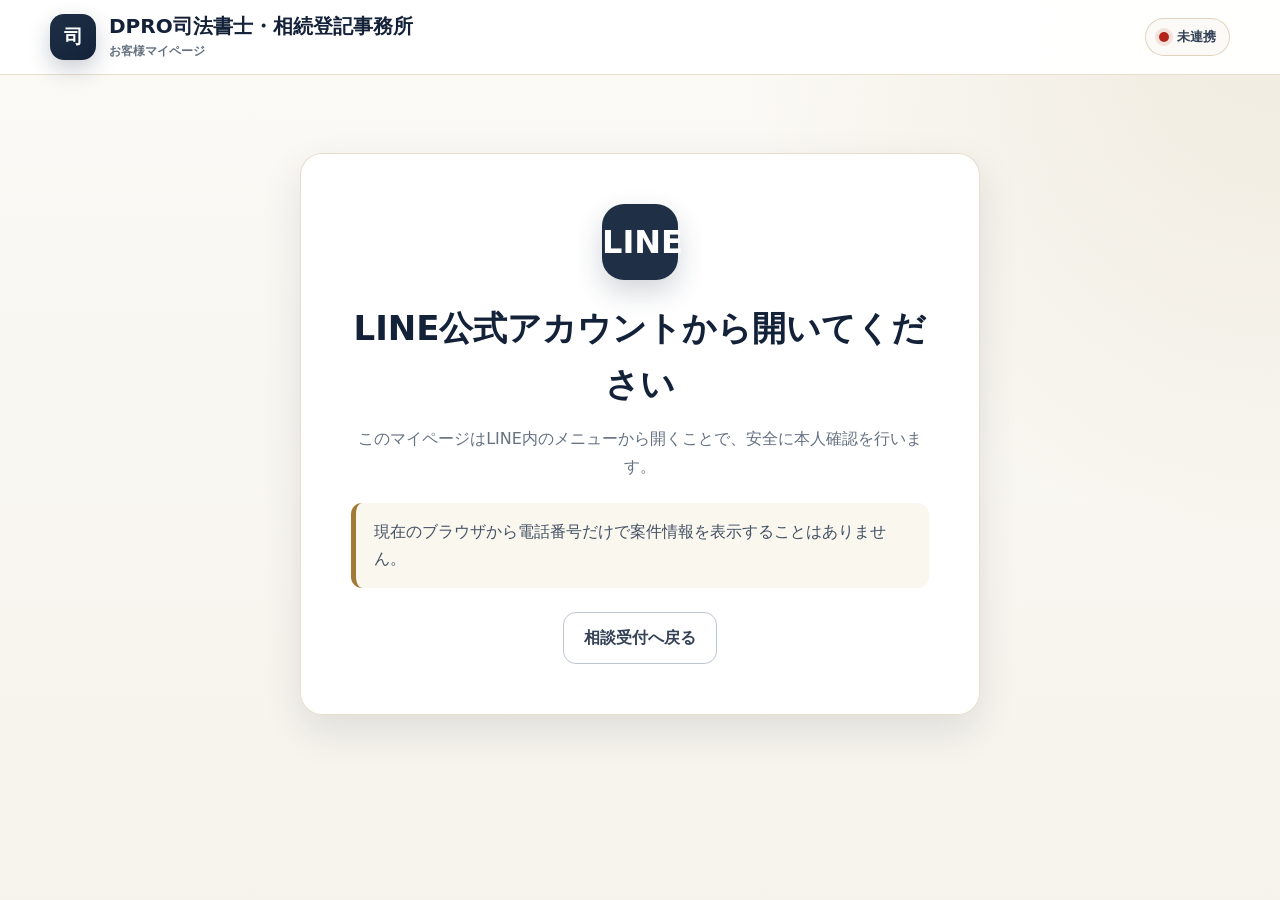
<file: member.html>
<!doctype html>
<html lang="ja">
<head>
  <meta charset="utf-8">
  <meta name="viewport" content="width=device-width,initial-scale=1,viewport-fit=cover">
  <meta name="theme-color" content="#1F3046">
  <meta name="description" content="DPRO司法書士・相続登記事務所 お客様マイページ">
  <title>お客様マイページ｜DPRO司法書士・相続登記事務所</title>
  <link rel="stylesheet" href="./dpro-base.css">
  <style>
    :root {
      --member-navy: #1f3046;
      --member-deep: #132238;
      --member-gold: #a17b35;
      --member-ivory: #f6f3ec;
      --member-text: #1c2733;
      --member-muted: #657181;
      --member-border: #ddd7ca;
      --member-success: #2f7a55;
      --member-warning: #a96713;
      --member-danger: #b42318;
      --member-blue: #365f84;
      --member-shadow: 0 16px 40px rgba(19, 34, 56, 0.11);
    }

    * {
      box-sizing: border-box;
    }

    html {
      scroll-behavior: smooth;
    }

    body {
      min-width: 320px;
      min-height: 100vh;
      margin: 0;
      color: var(--member-text);
      background:
        radial-gradient(circle at 100% 0%, rgba(161, 123, 53, 0.12), transparent 34rem),
        linear-gradient(180deg, #fbfaf6 0%, var(--member-ivory) 100%);
    }

    button,
    input,
    select,
    textarea {
      font: inherit;
    }

    button {
      cursor: pointer;
    }

    button:disabled {
      cursor: not-allowed;
      opacity: 0.58;
    }

    .member-hidden {
      display: none !important;
    }

    .member-header {
      position: sticky;
      z-index: 50;
      top: 0;
      border-bottom: 1px solid rgba(161, 123, 53, 0.24);
      background: rgba(255, 255, 255, 0.96);
      backdrop-filter: blur(14px);
    }

    .member-header__inner {
      display: flex;
      width: min(1180px, calc(100% - 30px));
      min-height: 74px;
      margin: 0 auto;
      align-items: center;
      justify-content: space-between;
      gap: 18px;
    }

    .member-brand {
      display: flex;
      min-width: 0;
      align-items: center;
      gap: 13px;
      color: inherit;
      text-decoration: none;
    }

    .member-brand__mark {
      display: grid;
      width: 46px;
      height: 46px;
      flex: 0 0 auto;
      place-items: center;
      border-radius: 14px;
      color: #fff;
      background: linear-gradient(145deg, var(--member-navy), var(--member-deep));
      box-shadow: 0 9px 22px rgba(19, 34, 56, 0.22);
      font-size: 19px;
      font-weight: 900;
    }

    .member-brand__name {
      display: block;
      overflow: hidden;
      color: var(--member-deep);
      font-size: clamp(15px, 2.1vw, 20px);
      font-weight: 900;
      line-height: 1.35;
      text-overflow: ellipsis;
      white-space: nowrap;
    }

    .member-brand__sub {
      display: block;
      margin-top: 2px;
      color: var(--member-muted);
      font-size: 12px;
      font-weight: 700;
    }

    .member-header__actions {
      display: flex;
      align-items: center;
      gap: 10px;
    }

    .connection-badge {
      display: inline-flex;
      min-height: 38px;
      align-items: center;
      gap: 8px;
      padding: 7px 13px;
      border: 1px solid rgba(161, 123, 53, 0.3);
      border-radius: 999px;
      color: #344257;
      background: #fbfaf6;
      font-size: 13px;
      font-weight: 900;
      white-space: nowrap;
    }

    .connection-dot {
      width: 10px;
      height: 10px;
      border-radius: 999px;
      background: var(--member-warning);
      box-shadow: 0 0 0 4px rgba(169, 103, 19, 0.11);
    }

    .connection-badge[data-status="ok"] .connection-dot {
      background: var(--member-success);
      box-shadow: 0 0 0 4px rgba(47, 122, 85, 0.12);
    }

    .connection-badge[data-status="error"] .connection-dot {
      background: var(--member-danger);
      box-shadow: 0 0 0 4px rgba(180, 35, 24, 0.11);
    }

    .header-button {
      display: inline-flex;
      min-height: 42px;
      align-items: center;
      justify-content: center;
      padding: 8px 14px;
      border: 1px solid #c8cfd6;
      border-radius: 11px;
      color: #354456;
      background: #fff;
      font-size: 13px;
      font-weight: 900;
    }

    .member-main {
      padding: 30px 0 78px;
    }

    .member-shell {
      width: min(1120px, calc(100% - 30px));
      margin: 0 auto;
    }

    .auth-card,
    .loading-card {
      max-width: 680px;
      margin: 48px auto 0;
      padding: clamp(28px, 5vw, 50px);
      border: 1px solid rgba(161, 123, 53, 0.25);
      border-radius: 22px;
      background: rgba(255, 255, 255, 0.98);
      box-shadow: var(--member-shadow);
      text-align: center;
    }

    .auth-icon,
    .loading-icon {
      display: grid;
      width: 76px;
      height: 76px;
      margin: 0 auto 20px;
      place-items: center;
      border-radius: 22px;
      color: #fff;
      background: var(--member-navy);
      box-shadow: 0 12px 28px rgba(31, 48, 70, 0.2);
      font-size: 32px;
      font-weight: 900;
    }

    .loading-icon {
      border-radius: 999px;
      animation: member-pulse 1.4s ease-in-out infinite;
    }

    @keyframes member-pulse {
      0%,
      100% {
        transform: scale(1);
        opacity: 0.85;
      }

      50% {
        transform: scale(1.06);
        opacity: 1;
      }
    }

    .auth-card h1,
    .loading-card h1 {
      margin: 0;
      color: var(--member-deep);
      font-size: clamp(25px, 4vw, 34px);
    }

    .auth-card p,
    .loading-card p {
      margin: 13px auto 0;
      color: var(--member-muted);
      font-size: 16px;
      line-height: 1.75;
    }

    .auth-message {
      margin-top: 22px;
      padding: 16px 18px;
      border-left: 5px solid var(--member-gold);
      border-radius: 11px;
      color: #435164;
      background: #faf7ef;
      text-align: left;
    }

    .auth-actions {
      display: flex;
      flex-wrap: wrap;
      justify-content: center;
      gap: 12px;
      margin-top: 24px;
    }

    .primary-button,
    .secondary-button,
    .danger-button {
      display: inline-flex;
      min-height: 52px;
      align-items: center;
      justify-content: center;
      padding: 11px 20px;
      border-radius: 13px;
      font-weight: 900;
      text-decoration: none;
    }

    .primary-button {
      border: 1px solid var(--member-navy);
      color: #fff;
      background: var(--member-navy);
      box-shadow: 0 9px 20px rgba(31, 48, 70, 0.17);
    }

    .secondary-button {
      border: 1px solid #bec6cf;
      color: #344257;
      background: #fff;
    }

    .danger-button {
      border: 1px solid #e4b9b5;
      color: #9d2118;
      background: #fff5f4;
    }

    .dashboard {
      display: none;
    }

    .dashboard.is-visible {
      display: block;
    }

    .member-hero {
      display: grid;
      grid-template-columns: minmax(0, 1fr) auto;
      gap: 24px;
      align-items: end;
      margin-bottom: 22px;
    }

    .member-hero__eyebrow {
      margin: 0 0 7px;
      color: var(--member-gold);
      font-size: 13px;
      font-weight: 900;
      letter-spacing: 0.12em;
    }

    .member-hero h1 {
      margin: 0;
      color: var(--member-deep);
      font-size: clamp(27px, 4.7vw, 41px);
      line-height: 1.28;
    }

    .member-hero p {
      margin: 10px 0 0;
      color: var(--member-muted);
      font-size: 16px;
    }

    .member-number {
      min-width: 190px;
      padding: 13px 16px;
      border: 1px solid rgba(161, 123, 53, 0.3);
      border-radius: 14px;
      color: #5a4825;
      background: #fffaf0;
      text-align: right;
    }

    .member-number span {
      display: block;
      color: #7a6c53;
      font-size: 12px;
      font-weight: 800;
    }

    .member-number strong {
      display: block;
      margin-top: 2px;
      color: var(--member-deep);
      font-size: 17px;
      overflow-wrap: anywhere;
    }

    .summary-grid {
      display: grid;
      grid-template-columns: repeat(3, minmax(0, 1fr));
      gap: 15px;
      margin-bottom: 22px;
    }

    .summary-card {
      min-height: 120px;
      padding: 20px;
      border: 1px solid rgba(161, 123, 53, 0.22);
      border-radius: 17px;
      background: rgba(255, 255, 255, 0.98);
      box-shadow: 0 10px 26px rgba(19, 34, 56, 0.07);
    }

    .summary-card__label {
      display: flex;
      align-items: center;
      gap: 8px;
      color: var(--member-muted);
      font-size: 13px;
      font-weight: 900;
    }

    .summary-card__icon {
      display: grid;
      width: 31px;
      height: 31px;
      place-items: center;
      border-radius: 10px;
      color: #fff;
      background: var(--member-gold);
      font-size: 14px;
      font-weight: 900;
    }

    .summary-card strong {
      display: block;
      margin-top: 13px;
      color: var(--member-deep);
      font-size: clamp(22px, 3vw, 28px);
      line-height: 1.3;
    }

    .summary-card small {
      display: block;
      margin-top: 5px;
      color: var(--member-muted);
      font-size: 12px;
    }

    .member-nav {
      position: sticky;
      z-index: 20;
      top: 74px;
      display: grid;
      grid-template-columns: repeat(4, minmax(0, 1fr));
      gap: 8px;
      margin-bottom: 20px;
      padding: 8px;
      border: 1px solid rgba(161, 123, 53, 0.24);
      border-radius: 16px;
      background: rgba(255, 255, 255, 0.95);
      box-shadow: 0 8px 24px rgba(19, 34, 56, 0.08);
      backdrop-filter: blur(14px);
    }

    .nav-button {
      min-height: 48px;
      padding: 9px 12px;
      border: 1px solid transparent;
      border-radius: 11px;
      color: #586577;
      background: transparent;
      font-weight: 900;
    }

    .nav-button.is-active {
      color: #fff;
      background: var(--member-navy);
      box-shadow: 0 7px 17px rgba(31, 48, 70, 0.15);
    }

    .member-section {
      display: none;
    }

    .member-section.is-active {
      display: block;
      animation: member-section-in 0.18s ease-out;
    }

    @keyframes member-section-in {
      from {
        opacity: 0;
        transform: translateY(4px);
      }

      to {
        opacity: 1;
        transform: none;
      }
    }

    .section-heading {
      display: flex;
      align-items: flex-end;
      justify-content: space-between;
      gap: 18px;
      margin: 0 0 14px;
    }

    .section-heading h2 {
      margin: 0;
      color: var(--member-deep);
      font-size: clamp(22px, 3vw, 28px);
    }

    .section-heading p {
      margin: 5px 0 0;
      color: var(--member-muted);
      font-size: 14px;
    }

    .section-card {
      border: 1px solid rgba(161, 123, 53, 0.23);
      border-radius: 18px;
      background: rgba(255, 255, 255, 0.98);
      box-shadow: 0 12px 30px rgba(19, 34, 56, 0.08);
    }

    .section-card + .section-card {
      margin-top: 16px;
    }

    .section-card__body {
      padding: clamp(20px, 3vw, 28px);
    }

    .action-stack {
      display: grid;
      gap: 12px;
    }

    .action-item {
      display: grid;
      grid-template-columns: auto minmax(0, 1fr) auto;
      gap: 14px;
      align-items: center;
      padding: 17px 18px;
      border: 1px solid #ded9cf;
      border-radius: 14px;
      background: #fff;
    }

    .action-item__icon {
      display: grid;
      width: 43px;
      height: 43px;
      place-items: center;
      border-radius: 13px;
      color: #fff;
      background: var(--member-warning);
      font-weight: 900;
    }

    .action-item__content strong {
      display: block;
      color: var(--member-deep);
      font-size: 16px;
    }

    .action-item__content span {
      display: block;
      margin-top: 3px;
      color: var(--member-muted);
      font-size: 13px;
    }

    .action-item__date {
      min-width: 105px;
      color: #6a5840;
      font-size: 13px;
      font-weight: 900;
      text-align: right;
    }

    .empty-state {
      display: grid;
      min-height: 150px;
      place-items: center;
      padding: 24px;
      color: var(--member-muted);
      text-align: center;
    }

    .empty-state strong {
      display: block;
      color: var(--member-deep);
      font-size: 18px;
    }

    .case-list {
      display: grid;
      gap: 16px;
    }

    .case-card {
      overflow: hidden;
      border: 1px solid rgba(161, 123, 53, 0.26);
      border-radius: 18px;
      background: #fff;
      box-shadow: 0 10px 27px rgba(19, 34, 56, 0.07);
    }

    .case-card__head {
      display: flex;
      align-items: flex-start;
      justify-content: space-between;
      gap: 16px;
      padding: 20px 22px;
      border-bottom: 1px solid #e5e0d7;
      background: linear-gradient(180deg, #fff 0%, #fcfbf7 100%);
    }

    .case-card__head h3 {
      margin: 0;
      color: var(--member-deep);
      font-size: 20px;
    }

    .case-card__meta {
      margin: 5px 0 0;
      color: var(--member-muted);
      font-size: 13px;
    }

    .status-badge {
      display: inline-flex;
      min-height: 34px;
      align-items: center;
      justify-content: center;
      padding: 6px 11px;
      border-radius: 999px;
      color: #3a5267;
      background: #eaf0f5;
      font-size: 12px;
      font-weight: 900;
      white-space: nowrap;
    }

    .status-badge[data-tone="success"] {
      color: #205c40;
      background: #eaf6ef;
    }

    .status-badge[data-tone="warning"] {
      color: #76470e;
      background: #fff3df;
    }

    .status-badge[data-tone="danger"] {
      color: #912117;
      background: #fff0ef;
    }

    .case-card__body {
      padding: 22px;
    }

    .case-summary {
      margin: 0;
      color: #445264;
      font-size: 15px;
    }

    .progress-track {
      display: grid;
      grid-template-columns: repeat(6, minmax(0, 1fr));
      gap: 7px;
      margin-top: 22px;
    }

    .progress-step {
      position: relative;
      min-width: 0;
      padding-top: 31px;
      color: #7a8490;
      font-size: 10px;
      font-weight: 800;
      text-align: center;
    }

    .progress-step::before {
      position: absolute;
      z-index: 2;
      top: 0;
      left: 50%;
      display: grid;
      width: 25px;
      height: 25px;
      content: "";
      transform: translateX(-50%);
      border: 2px solid #d3cdc1;
      border-radius: 999px;
      background: #fff;
    }

    .progress-step:not(:last-child)::after {
      position: absolute;
      z-index: 1;
      top: 12px;
      left: calc(50% + 14px);
      width: calc(100% - 28px);
      height: 2px;
      content: "";
      background: #ded9cf;
    }

    .progress-step.is-complete::before,
    .progress-step.is-active::before {
      border-color: var(--member-gold);
      background: var(--member-gold);
    }

    .progress-step.is-complete:not(:last-child)::after {
      background: var(--member-gold);
    }

    .progress-step.is-active {
      color: var(--member-deep);
    }

    .case-actions {
      display: grid;
      grid-template-columns: repeat(2, minmax(0, 1fr));
      gap: 12px;
      margin-top: 22px;
    }

    .mini-panel {
      padding: 15px 16px;
      border: 1px solid #ddd7ca;
      border-radius: 13px;
      background: #faf9f5;
    }

    .mini-panel span {
      display: block;
      color: var(--member-muted);
      font-size: 12px;
      font-weight: 800;
    }

    .mini-panel strong {
      display: block;
      margin-top: 5px;
      color: var(--member-deep);
      font-size: 15px;
    }

    .document-groups {
      display: grid;
      gap: 18px;
    }

    .document-group h3 {
      margin: 0 0 10px;
      color: var(--member-deep);
      font-size: 19px;
    }

    .document-list {
      display: grid;
      gap: 10px;
    }

    .document-item {
      display: grid;
      grid-template-columns: minmax(0, 1fr) auto;
      gap: 15px;
      align-items: center;
      padding: 17px 18px;
      border: 1px solid #ded9cf;
      border-radius: 14px;
      background: #fff;
    }

    .document-item__title {
      color: var(--member-deep);
      font-size: 16px;
      font-weight: 900;
    }

    .document-item__guidance {
      margin-top: 4px;
      color: var(--member-muted);
      font-size: 13px;
      line-height: 1.6;
    }

    .document-item__meta {
      display: flex;
      flex-wrap: wrap;
      gap: 7px;
      margin-top: 8px;
    }

    .small-chip {
      display: inline-flex;
      min-height: 27px;
      align-items: center;
      padding: 4px 8px;
      border-radius: 8px;
      color: #536173;
      background: #edf0f3;
      font-size: 11px;
      font-weight: 900;
    }

    .upload-note {
      margin-bottom: 16px;
      padding: 15px 17px;
      border-left: 5px solid var(--member-gold);
      border-radius: 11px;
      color: #435164;
      background: #faf7ef;
    }

    .appointment-list {
      display: grid;
      gap: 12px;
    }

    .appointment-card {
      display: grid;
      grid-template-columns: 145px minmax(0, 1fr) auto;
      gap: 17px;
      align-items: center;
      padding: 18px;
      border: 1px solid #ded9cf;
      border-radius: 15px;
      background: #fff;
    }

    .appointment-date {
      padding: 12px 10px;
      border-radius: 12px;
      color: #fff;
      background: var(--member-navy);
      text-align: center;
    }

    .appointment-date strong {
      display: block;
      font-size: 18px;
    }

    .appointment-date span {
      display: block;
      margin-top: 2px;
      font-size: 12px;
      font-weight: 800;
    }

    .appointment-detail strong {
      display: block;
      color: var(--member-deep);
      font-size: 17px;
    }

    .appointment-detail span {
      display: block;
      margin-top: 4px;
      color: var(--member-muted);
      font-size: 13px;
    }

    .appointment-buttons {
      display: flex;
      flex-wrap: wrap;
      justify-content: flex-end;
      gap: 8px;
    }

    .small-button {
      min-height: 42px;
      padding: 8px 12px;
      border: 1px solid #bfc7d0;
      border-radius: 10px;
      color: #354456;
      background: #fff;
      font-size: 12px;
      font-weight: 900;
    }

    .small-button--danger {
      border-color: #e3b8b4;
      color: #992119;
      background: #fff5f4;
    }

    .contact-layout {
      display: grid;
      grid-template-columns: minmax(0, 0.55fr) minmax(320px, 0.45fr);
      gap: 18px;
    }

    .message-list {
      display: grid;
      gap: 11px;
      max-height: 600px;
      overflow-y: auto;
      padding-right: 4px;
    }

    .message-item {
      padding: 15px 17px;
      border: 1px solid #ded9cf;
      border-radius: 14px;
      background: #fff;
    }

    .message-item[data-direction="outbound"] {
      border-left: 5px solid var(--member-gold);
      background: #fffdf8;
    }

    .message-item[data-direction="inbound"] {
      border-left: 5px solid var(--member-blue);
      background: #f8fbfd;
    }

    .message-item__head {
      display: flex;
      justify-content: space-between;
      gap: 14px;
      color: var(--member-muted);
      font-size: 11px;
      font-weight: 800;
    }

    .message-item__body {
      margin: 8px 0 0;
      color: #344257;
      white-space: pre-wrap;
      overflow-wrap: anywhere;
    }

    .contact-form {
      display: grid;
      gap: 15px;
    }

    .field label {
      display: block;
      margin-bottom: 7px;
      color: #253348;
      font-weight: 900;
    }

    .control {
      width: 100%;
      min-height: 52px;
      padding: 12px 14px;
      border: 2px solid #d8d3c8;
      border-radius: 12px;
      color: var(--member-text);
      background: #fff;
      outline: none;
    }

    textarea.control {
      min-height: 160px;
      resize: vertical;
    }

    .control:focus {
      border-color: var(--member-gold);
      box-shadow: 0 0 0 4px rgba(161, 123, 53, 0.18);
    }

    .form-help {
      margin: 6px 0 0;
      color: var(--member-muted);
      font-size: 12px;
    }

    .form-message {
      display: none;
      padding: 13px 14px;
      border-radius: 11px;
      font-size: 13px;
      font-weight: 900;
    }

    .form-message.is-visible {
      display: block;
    }

    .form-message[data-tone="success"] {
      color: #205c40;
      background: #eaf6ef;
    }

    .form-message[data-tone="error"] {
      color: #922018;
      background: #fff0ef;
    }

    .modal-backdrop {
      position: fixed;
      z-index: 100;
      inset: 0;
      display: none;
      padding: 20px;
      place-items: center;
      background: rgba(19, 34, 56, 0.55);
      backdrop-filter: blur(5px);
    }

    .modal-backdrop.is-visible {
      display: grid;
    }

    .modal {
      width: min(560px, 100%);
      overflow: hidden;
      border-radius: 19px;
      background: #fff;
      box-shadow: 0 24px 70px rgba(19, 34, 56, 0.3);
    }

    .modal__head {
      padding: 20px 22px;
      border-bottom: 1px solid #e4dfd6;
    }

    .modal__head h2 {
      margin: 0;
      color: var(--member-deep);
      font-size: 22px;
    }

    .modal__body {
      padding: 22px;
    }

    .modal__actions {
      display: flex;
      justify-content: flex-end;
      gap: 10px;
      padding: 17px 22px 22px;
    }

    .screen-reader-only {
      position: absolute !important;
      width: 1px !important;
      height: 1px !important;
      overflow: hidden !important;
      margin: -1px !important;
      padding: 0 !important;
      border: 0 !important;
      clip: rect(0, 0, 0, 0) !important;
      white-space: nowrap !important;
    }

    @media (max-width: 840px) {
      .member-header__inner,
      .member-shell {
        width: min(100% - 22px, 700px);
      }

      .member-header__inner {
        min-height: 68px;
      }

      .member-brand__sub,
      .connection-badge span:last-child {
        display: none;
      }

      .member-main {
        padding-top: 22px;
      }

      .member-hero {
        grid-template-columns: 1fr;
      }

      .member-number {
        min-width: 0;
        text-align: left;
      }

      .summary-grid {
        grid-template-columns: 1fr;
      }

      .member-nav {
        top: 68px;
      }

      .nav-button {
        padding-inline: 6px;
        font-size: 12px;
      }

      .action-item,
      .appointment-card {
        grid-template-columns: 1fr;
      }

      .action-item__date {
        text-align: left;
      }

      .appointment-buttons {
        justify-content: flex-start;
      }

      .contact-layout {
        grid-template-columns: 1fr;
      }

      .case-actions {
        grid-template-columns: 1fr;
      }

      .progress-step {
        font-size: 0;
      }
    }

    @media (max-width: 520px) {
      .member-brand__name {
        max-width: 210px;
      }

      .header-button {
        display: none;
      }

      .member-nav {
        gap: 4px;
        padding: 6px;
      }

      .nav-button {
        min-height: 46px;
        font-size: 11px;
      }

      .section-card__body,
      .case-card__body {
        padding: 18px;
      }

      .case-card__head {
        display: grid;
        padding: 18px;
      }

      .status-badge {
        justify-self: start;
      }

      .document-item {
        grid-template-columns: 1fr;
      }

      .document-item .status-badge {
        justify-self: start;
      }

      .progress-track {
        gap: 3px;
      }

      .progress-step::before {
        width: 22px;
        height: 22px;
      }

      .progress-step:not(:last-child)::after {
        top: 10px;
        left: calc(50% + 12px);
        width: calc(100% - 24px);
      }

      .modal__actions {
        display: grid;
        grid-template-columns: 1fr 1fr;
      }
    }
  </style>
</head>
<body>
  <header class="member-header">
    <div class="member-header__inner">
      <a class="member-brand" href="./index.html" aria-label="相談受付へ">
        <span class="member-brand__mark" aria-hidden="true">司</span>
        <span>
          <span class="member-brand__name" id="office-name">
            DPRO司法書士・相続登記事務所
          </span>
          <span class="member-brand__sub">お客様マイページ</span>
        </span>
      </a>
      <div class="member-header__actions">
        <div
          class="connection-badge"
          id="connection-badge"
          data-status="checking"
          role="status"
          aria-live="polite"
        >
          <span class="connection-dot" aria-hidden="true"></span>
          <span id="connection-text">確認中</span>
        </div>
        <button class="header-button member-hidden" id="refresh-button" type="button">
          更新
        </button>
        <button class="header-button member-hidden" id="logout-button" type="button">
          ログアウト
        </button>
      </div>
    </div>
  </header>

  <main class="member-main">
    <div class="member-shell">
      <section class="loading-card" id="loading-card">
        <div class="loading-icon" aria-hidden="true">司</div>
        <h1>マイページを準備しています</h1>
        <p>
          LINE連携とお客様情報を安全に確認しています。<br>
          このまま少しお待ちください。
        </p>
      </section>

      <section class="auth-card member-hidden" id="auth-card">
        <div class="auth-icon" aria-hidden="true">LINE</div>
        <h1 id="auth-title">LINEから開いてください</h1>
        <p id="auth-description">
          お客様の案件情報を安全に表示するため、LINE連携済みのアカウントから開く必要があります。
        </p>
        <div class="auth-message" id="auth-message">
          電話番号だけで案件情報を表示することはありません。
          初回のLINE連携は事務所の承認が必要です。
        </div>
        <div class="auth-actions">
          <button class="primary-button member-hidden" id="line-login-button" type="button">
            LINEでログイン
          </button>
          <a class="secondary-button" href="./index.html">相談受付へ戻る</a>
        </div>
      </section>

      <section class="dashboard" id="dashboard">
        <div class="member-hero">
          <div>
            <p class="member-hero__eyebrow">MY PAGE</p>
            <h1><span id="client-name">お客様</span>のマイページ</h1>
            <p>
              現在の進捗、今必要なこと、書類、次回予定をご確認いただけます。
            </p>
          </div>
          <div class="member-number">
            <span>お客様番号</span>
            <strong id="client-number">—</strong>
          </div>
        </div>

        <div class="summary-grid">
          <article class="summary-card">
            <div class="summary-card__label">
              <span class="summary-card__icon">案</span>
              進行中の案件
            </div>
            <strong id="active-case-count">0件</strong>
            <small>完了・取消を除く案件数</small>
          </article>
          <article class="summary-card">
            <div class="summary-card__label">
              <span class="summary-card__icon">書</span>
              お客様の対応待ち
            </div>
            <strong id="action-document-count">0件</strong>
            <small>不足・未提出・差し替え等</small>
          </article>
          <article class="summary-card">
            <div class="summary-card__label">
              <span class="summary-card__icon">予</span>
              次回の予定
            </div>
            <strong id="next-appointment-summary">予定なし</strong>
            <small id="next-appointment-detail">事務所からの案内をご確認ください</small>
          </article>
        </div>

        <nav class="member-nav" aria-label="マイページメニュー">
          <button class="nav-button is-active" type="button" data-section-target="home">
            ホーム
          </button>
          <button class="nav-button" type="button" data-section-target="documents">
            必要書類
          </button>
          <button class="nav-button" type="button" data-section-target="appointments">
            相談予約
          </button>
          <button class="nav-button" type="button" data-section-target="contact">
            事務所へ連絡
          </button>
        </nav>

        <section class="member-section is-active" data-section="home">
          <div class="section-heading">
            <div>
              <h2>今やること</h2>
              <p>お客様にご対応いただきたい内容を優先して表示します。</p>
            </div>
          </div>
          <div class="section-card">
            <div class="section-card__body">
              <div class="action-stack" id="action-list"></div>
            </div>
          </div>

          <div class="section-heading" style="margin-top: 27px;">
            <div>
              <h2>進行中の案件</h2>
              <p>事務所が公開している進捗だけを表示します。</p>
            </div>
          </div>
          <div class="case-list" id="case-list"></div>
        </section>

        <section class="member-section" data-section="documents">
          <div class="section-heading">
            <div>
              <h2>必要書類</h2>
              <p>事務所からご案内した書類と現在の確認状況です。</p>
            </div>
          </div>
          <div class="upload-note" id="upload-note">
            この画面では書類状況を確認できます。安全なファイル提出機能は、
            非公開Storageと署名付きアップロードの設定後に有効化します。
          </div>
          <div class="document-groups" id="document-groups"></div>
        </section>

        <section class="member-section" data-section="appointments">
          <div class="section-heading">
            <div>
              <h2>相談予約・次回予定</h2>
              <p>変更・キャンセルは希望受付後に事務所が確定します。</p>
            </div>
          </div>
          <div class="section-card">
            <div class="section-card__body">
              <div class="appointment-list" id="appointment-list"></div>
            </div>
          </div>
        </section>

        <section class="member-section" data-section="contact">
          <div class="section-heading">
            <div>
              <h2>事務所へ連絡</h2>
              <p>案件に関する追加質問や変更事項をお送りいただけます。</p>
            </div>
          </div>

          <div class="contact-layout">
            <div class="section-card">
              <div class="section-card__body">
                <h3 style="margin-top: 0; color: #132238;">お知らせ・連絡履歴</h3>
                <div class="message-list" id="message-list"></div>
              </div>
            </div>

            <div class="section-card">
              <div class="section-card__body">
                <h3 style="margin-top: 0; color: #132238;">新しいメッセージ</h3>
                <form class="contact-form" id="contact-form" novalidate>
                  <div class="field">
                    <label for="contact-case">対象案件</label>
                    <select class="control" id="contact-case">
                      <option value="">案件を指定しない</option>
                    </select>
                  </div>
                  <div class="field">
                    <label for="contact-subject">件名</label>
                    <input
                      class="control"
                      id="contact-subject"
                      type="text"
                      maxlength="200"
                      placeholder="例：不足書類について"
                    >
                  </div>
                  <div class="field">
                    <label for="contact-body">メッセージ</label>
                    <textarea
                      class="control"
                      id="contact-body"
                      maxlength="3000"
                      placeholder="確認したいことや変更内容をご入力ください。"
                      required
                    ></textarea>
                    <p class="form-help">
                      緊急の期限や法務局・裁判所からの通知は、送信後に事務所へお電話ください。
                    </p>
                  </div>
                  <div class="form-message" id="contact-form-message"></div>
                  <button class="primary-button" id="contact-submit" type="submit">
                    メッセージを送信
                  </button>
                </form>
              </div>
            </div>
          </div>
        </section>
      </section>
    </div>
  </main>

  <div class="modal-backdrop" id="appointment-modal" role="dialog" aria-modal="true" aria-labelledby="modal-title">
    <div class="modal">
      <div class="modal__head">
        <h2 id="modal-title">予約変更のご希望</h2>
      </div>
      <div class="modal__body">
        <p id="modal-appointment-summary" style="margin-top: 0; color: #526071;"></p>
        <div class="field">
          <label for="appointment-reason">ご希望・理由</label>
          <textarea
            class="control"
            id="appointment-reason"
            maxlength="1000"
            placeholder="例：別日の午前中を希望します。"
          ></textarea>
          <p class="form-help">
            この送信だけでは変更・キャンセルは確定しません。事務所からの連絡をお待ちください。
          </p>
        </div>
        <div class="form-message" id="modal-message"></div>
      </div>
      <div class="modal__actions">
        <button class="secondary-button" id="modal-close" type="button">閉じる</button>
        <button class="primary-button" id="modal-submit" type="button">希望を送信</button>
      </div>
    </div>
  </div>

  <script src="https://static.line-scdn.net/liff/edge/2/sdk.js"></script>
  <script src="./config.js"></script>
  <!-- SHIHO-FRONT-PR-R2-20260824 / LIFF ID Token authority -->
  <script>
    (() => {
      "use strict";

      const SESSION_KEY = "dpro_shiho_member_session";
      const PROGRESS_ORDER = [
        "reviewing",
        "waiting_client",
        "preparing",
        "submitted",
        "correction",
        "completed",
      ];

      const PROGRESS_LABELS = {
        new: "受付",
        reviewing: "内容確認",
        waiting_client: "お客様対応",
        preparing: "申請準備",
        submitted: "申請済み",
        correction: "補正対応",
        completed: "完了",
        on_hold: "保留",
      };

      const DOCUMENT_LABELS = {
        not_guided: ["未案内", "neutral"],
        guided: ["ご案内済み", "neutral"],
        not_submitted: ["未提出", "warning"],
        partially_submitted: ["一部提出", "warning"],
        received: ["受領済み", "neutral"],
        reviewing: ["確認中", "neutral"],
        insufficient: ["不足あり", "danger"],
        replacement_requested: ["差し替え依頼", "danger"],
        verified: ["確認完了", "success"],
        original_required: ["原本が必要", "warning"],
        original_received: ["原本受領", "neutral"],
        returned: ["返却済み", "success"],
        not_required: ["不要", "success"],
      };

      const APPOINTMENT_STATUS = {
        reserved: ["予約受付", "neutral"],
        confirmed: ["予約確定", "success"],
        arrived: ["来所済み", "neutral"],
        in_progress: ["相談中", "neutral"],
        completed: ["完了", "success"],
        change_requested: ["変更希望受付", "warning"],
        cancel_requested: ["取消希望受付", "warning"],
        cancelled: ["取消済み", "danger"],
        no_show: ["未来所", "danger"],
      };

      const METHOD_LABELS = {
        office: "来所",
        phone: "電話",
        online: "オンライン",
        visit: "訪問",
        other: "その他",
      };

      const APPOINTMENT_TYPE_LABELS = {
        initial_consultation: "初回相談",
        followup_consultation: "継続相談",
        document_delivery: "書類お預かり",
        document_return: "原本返却",
        online_consultation: "オンライン相談",
        phone_consultation: "電話相談",
        other: "ご予定",
      };

      const state = {
        token: null,
        tokenExpiresAt: 0,
        client: null,
        cases: [],
        documents: [],
        appointments: [],
        messages: [],
        upload: null,
        demoMode: false,
        activeSection: "home",
        modalAppointment: null,
        modalRequestType: "change",
        previewMode: false,
      };

      const dom = {};

      document.addEventListener("DOMContentLoaded", initialize);

      async function initialize() {
        cacheDom();
        bindEvents();

        state.demoMode = window.DPRO_SHIHO.isDemoMode();
        state.previewMode =
          ["localhost", "127.0.0.1"].includes(window.location.hostname) &&
          new URLSearchParams(window.location.search).get("preview") === "1";

        if (state.previewMode) {
          dom.officeName.textContent =
            window.DPRO_SHIHO_CONFIG.system.officeName;
          loadPreviewData();
          return;
        }

        try {
          const officeResult = await window.DPRO_SHIHO.apiFetch(
            window.DPRO_SHIHO_CONFIG.api.endpoints.publicOffice,
          );
          dom.officeName.textContent =
            officeResult.office?.office_name ||
            window.DPRO_SHIHO_CONFIG.system.officeName;
        } catch {
          dom.officeName.textContent =
            window.DPRO_SHIHO_CONFIG.system.officeName;
        }

        await authenticateAndLoad();
      }

      function cacheDom() {
        dom.officeName = document.getElementById("office-name");
        dom.connectionBadge = document.getElementById("connection-badge");
        dom.connectionText = document.getElementById("connection-text");
        dom.loadingCard = document.getElementById("loading-card");
        dom.authCard = document.getElementById("auth-card");
        dom.authTitle = document.getElementById("auth-title");
        dom.authDescription = document.getElementById("auth-description");
        dom.authMessage = document.getElementById("auth-message");
        dom.lineLoginButton = document.getElementById("line-login-button");
        dom.dashboard = document.getElementById("dashboard");
        dom.refreshButton = document.getElementById("refresh-button");
        dom.logoutButton = document.getElementById("logout-button");
        dom.clientName = document.getElementById("client-name");
        dom.clientNumber = document.getElementById("client-number");
        dom.activeCaseCount = document.getElementById("active-case-count");
        dom.actionDocumentCount = document.getElementById("action-document-count");
        dom.nextAppointmentSummary = document.getElementById("next-appointment-summary");
        dom.nextAppointmentDetail = document.getElementById("next-appointment-detail");
        dom.actionList = document.getElementById("action-list");
        dom.caseList = document.getElementById("case-list");
        dom.documentGroups = document.getElementById("document-groups");
        dom.uploadNote = document.getElementById("upload-note");
        dom.appointmentList = document.getElementById("appointment-list");
        dom.messageList = document.getElementById("message-list");
        dom.contactForm = document.getElementById("contact-form");
        dom.contactCase = document.getElementById("contact-case");
        dom.contactSubject = document.getElementById("contact-subject");
        dom.contactBody = document.getElementById("contact-body");
        dom.contactSubmit = document.getElementById("contact-submit");
        dom.contactFormMessage = document.getElementById("contact-form-message");
        dom.appointmentModal = document.getElementById("appointment-modal");
        dom.modalTitle = document.getElementById("modal-title");
        dom.modalAppointmentSummary = document.getElementById("modal-appointment-summary");
        dom.appointmentReason = document.getElementById("appointment-reason");
        dom.modalMessage = document.getElementById("modal-message");
        dom.modalClose = document.getElementById("modal-close");
        dom.modalSubmit = document.getElementById("modal-submit");
      }

      function bindEvents() {
        document.querySelectorAll("[data-section-target]").forEach((button) => {
          button.addEventListener("click", () => {
            showSection(button.dataset.sectionTarget);
          });
        });

        dom.refreshButton.addEventListener("click", () => loadMemberData(true));
        dom.logoutButton.addEventListener("click", logout);
        dom.lineLoginButton.addEventListener("click", startLineLogin);
        dom.contactForm.addEventListener("submit", sendMessage);
        dom.modalClose.addEventListener("click", closeAppointmentModal);
        dom.modalSubmit.addEventListener("click", submitAppointmentRequest);
        dom.appointmentModal.addEventListener("click", (event) => {
          if (event.target === dom.appointmentModal) closeAppointmentModal();
        });
        document.addEventListener("keydown", (event) => {
          if (event.key === "Escape") closeAppointmentModal();
        });
      }

      async function authenticateAndLoad() {
        setConnection("checking", "認証確認中");
        showLoading();

        const saved = readSession();
        if (saved) {
          state.token = saved.token;
          state.tokenExpiresAt = saved.expiresAt;
          try {
            await loadMemberData();
            return;
          } catch (error) {
            if (![401, 403].includes(Number(error?.status))) {
              showAuthError(error);
              return;
            }
            clearSession();
          }
        }

        try {
          if (state.demoMode) {
            await createDemoSession();
          } else {
            await createLineSession();
          }
          await loadMemberData();
        } catch (error) {
          showAuthError(error);
        }
      }

      async function createDemoSession() {
        const result = await window.DPRO_SHIHO.apiFetch(
          window.DPRO_SHIHO_CONFIG.api.endpoints.memberSession,
          {
            method: "POST",
            body: {
              demo: true,
              demo_line_user_id: window.DPRO_SHIHO_CONFIG.demo.lineUserId,
            },
          },
        );
        acceptSession(result);
      }

      async function createLineSession() {
        const liffId = window.DPRO_SHIHO_CONFIG.line?.liffId || "";

        if (!liffId || !window.liff) {
          const error = new Error(
            "このマイページはLINE公式アカウントから開いてください。",
          );
          error.code = "LIFF_NOT_CONFIGURED";
          throw error;
        }

        await window.liff.init({ liffId });

        if (!window.liff.isLoggedIn()) {
          window.liff.login({ redirectUri: window.location.href });
          throw new Error("LINEログイン画面へ移動します。");
        }

        const idToken = window.liff.getIDToken();
        if (!idToken) {
          const error = new Error("LINE ID Tokenを取得できませんでした。");
          error.code = "LINE_ID_TOKEN_MISSING";
          throw error;
        }

        const result = await window.DPRO_SHIHO.apiFetch(
          window.DPRO_SHIHO_CONFIG.api.endpoints.memberSession,
          {
            method: "POST",
            body: { line_id_token: idToken },
          },
        );
        acceptSession(result);
      }

      function acceptSession(result) {
        state.token = result.token;
        state.tokenExpiresAt =
          Date.now() + Math.max(60, Number(result.expires_in || 3600) - 30) * 1000;
        sessionStorage.setItem(
          SESSION_KEY,
          JSON.stringify({
            token: state.token,
            expiresAt: state.tokenExpiresAt,
          }),
        );
      }

      function readSession() {
        try {
          const parsed = JSON.parse(sessionStorage.getItem(SESSION_KEY) || "null");
          if (
            parsed?.token &&
            Number(parsed.expiresAt) > Date.now() + 30 * 1000
          ) {
            return parsed;
          }
        } catch {
          clearSession();
        }
        return null;
      }

      function clearSession() {
        sessionStorage.removeItem(SESSION_KEY);
        state.token = null;
        state.tokenExpiresAt = 0;
      }

      async function loadMemberData(showRefreshing = false) {
        if (!state.token) {
          throw new Error("認証情報がありません。");
        }

        if (showRefreshing) {
          dom.refreshButton.disabled = true;
          dom.refreshButton.textContent = "更新中";
        }

        setConnection("checking", "情報更新中");

        try {
          const [summary, documents, appointments] = await Promise.all([
            memberFetch(window.DPRO_SHIHO_CONFIG.api.endpoints.memberSummary),
            memberFetch(window.DPRO_SHIHO_CONFIG.api.endpoints.memberDocuments),
            memberFetch(window.DPRO_SHIHO_CONFIG.api.endpoints.memberAppointments),
          ]);

          state.client = summary.client || null;
          state.cases = Array.isArray(summary.cases) ? summary.cases : [];
          state.messages = Array.isArray(summary.messages) ? summary.messages : [];
          state.documents = Array.isArray(documents.cases) ? documents.cases : [];
          state.upload = documents.upload || null;
          state.appointments = Array.isArray(appointments.appointments)
            ? appointments.appointments
            : [];

          renderDashboard();
          setConnection("ok", "LINE連携済み");
        } finally {
          if (showRefreshing) {
            dom.refreshButton.disabled = false;
            dom.refreshButton.textContent = "更新";
          }
        }
      }

      async function memberFetch(path, options = {}) {
        try {
          return await window.DPRO_SHIHO.apiFetch(path, {
            ...options,
            token: state.token,
          });
        } catch (error) {
          if ([401, 403].includes(Number(error?.status))) clearSession();
          throw error;
        }
      }

      function renderDashboard() {
        if (!state.client) {
          throw new Error("お客様情報を取得できませんでした。");
        }

        dom.loadingCard.classList.add("member-hidden");
        dom.authCard.classList.add("member-hidden");
        dom.dashboard.classList.add("is-visible");
        dom.refreshButton.classList.remove("member-hidden");
        dom.logoutButton.classList.remove("member-hidden");

        dom.clientName.textContent = state.client.full_name || "お客様";
        dom.clientNumber.textContent = state.client.client_no || "—";

        renderSummary();
        renderActions();
        renderCases();
        renderDocuments();
        renderAppointments();
        renderMessages();
        renderContactCases();
      }

      function renderSummary() {
        const activeCases = state.cases.filter(
          (caseRow) => caseRow.member_progress_code !== "completed",
        );
        const actionDocuments = allDocumentRequests().filter((request) =>
          ["not_submitted", "partially_submitted", "insufficient", "replacement_requested", "original_required"].includes(
            request.status,
          ),
        );
        const nextAppointment = futureAppointments()[0];

        dom.activeCaseCount.textContent = `${activeCases.length}件`;
        dom.actionDocumentCount.textContent = `${actionDocuments.length}件`;

        if (nextAppointment) {
          dom.nextAppointmentSummary.textContent = formatShortDate(
            nextAppointment.start_at,
          );
          dom.nextAppointmentDetail.textContent =
            `${formatTimeRange(nextAppointment.start_at, nextAppointment.end_at)}・` +
            `${METHOD_LABELS[nextAppointment.method] || "相談"}`;
        } else {
          dom.nextAppointmentSummary.textContent = "予定なし";
          dom.nextAppointmentDetail.textContent =
            "事務所からの案内をご確認ください";
        }
      }

      function renderActions() {
        const actions = [];

        state.cases.forEach((caseRow) => {
          if (
            caseRow.next_action &&
            caseRow.member_progress_code !== "completed"
          ) {
            actions.push({
              icon: "次",
              title: caseRow.next_action,
              detail: caseRow.case_title,
              dueDate: caseRow.next_action_due_date,
            });
          }

          (caseRow.document_requests || []).forEach((request) => {
            if (
              ["not_submitted", "partially_submitted", "insufficient", "replacement_requested", "original_required"].includes(
                request.status,
              )
            ) {
              actions.push({
                icon: "書",
                title: `${request.document_name}：${documentStatus(request.status).label}`,
                detail:
                  request.public_status_note ||
                  request.client_guidance ||
                  caseRow.case_title,
                dueDate: request.due_date,
              });
            }
          });
        });

        const nextAppointment = futureAppointments()[0];
        if (nextAppointment) {
          actions.push({
            icon: "予",
            title: `次回予定：${appointmentTypeLabel(nextAppointment.appointment_type)}`,
            detail:
              `${formatDateTime(nextAppointment.start_at)}・` +
              `${METHOD_LABELS[nextAppointment.method] || "相談"}`,
            dueDate: nextAppointment.start_at?.slice(0, 10),
          });
        }

        actions.sort((left, right) =>
          String(left.dueDate || "9999-12-31").localeCompare(
            String(right.dueDate || "9999-12-31"),
          ),
        );

        dom.actionList.replaceChildren();

        if (!actions.length) {
          dom.actionList.appendChild(
            emptyState("現在、お客様にお願いしている対応はありません。"),
          );
          return;
        }

        actions.forEach((action) => {
          const item = document.createElement("article");
          item.className = "action-item";

          const icon = document.createElement("div");
          icon.className = "action-item__icon";
          icon.textContent = action.icon;

          const content = document.createElement("div");
          content.className = "action-item__content";
          const title = document.createElement("strong");
          title.textContent = action.title;
          const detail = document.createElement("span");
          detail.textContent = action.detail || "";
          content.append(title, detail);

          const date = document.createElement("div");
          date.className = "action-item__date";
          date.textContent = action.dueDate
            ? `目安 ${formatDateOnly(action.dueDate)}`
            : "期限指定なし";

          item.append(icon, content, date);
          dom.actionList.appendChild(item);
        });
      }

      function renderCases() {
        dom.caseList.replaceChildren();

        if (!state.cases.length) {
          const card = document.createElement("div");
          card.className = "section-card";
          const body = document.createElement("div");
          body.className = "section-card__body";
          body.appendChild(emptyState("現在表示できる案件はありません。"));
          card.appendChild(body);
          dom.caseList.appendChild(card);
          return;
        }

        state.cases.forEach((caseRow) => {
          const card = document.createElement("article");
          card.className = "case-card";

          const head = document.createElement("div");
          head.className = "case-card__head";

          const titleBlock = document.createElement("div");
          const title = document.createElement("h3");
          title.textContent = caseRow.case_title || "相続・登記案件";
          const meta = document.createElement("p");
          meta.className = "case-card__meta";
          meta.textContent =
            `${caseRow.case_no || "—"}` +
            (caseRow.decedent_name
              ? `・被相続人 ${caseRow.decedent_name}様`
              : "");
          titleBlock.append(title, meta);

          const status = memberProgress(caseRow.member_progress_code);
          head.append(
            titleBlock,
            statusBadge(status.label, status.tone),
          );

          const body = document.createElement("div");
          body.className = "case-card__body";

          const summary = document.createElement("p");
          summary.className = "case-summary";
          summary.textContent =
            caseRow.public_summary ||
            "事務所で内容を確認しながら手続きを進めています。";

          body.append(summary, createProgressTrack(caseRow.member_progress_code));

          const panels = document.createElement("div");
          panels.className = "case-actions";
          panels.append(
            miniPanel(
              "次にお願いすること",
              caseRow.next_action || "現在、追加のご対応はありません",
            ),
            miniPanel(
              "次回予定",
              caseRow.next_appointment_at
                ? formatDateTime(caseRow.next_appointment_at)
                : "現在、確定した予定はありません",
            ),
          );
          body.appendChild(panels);

          card.append(head, body);
          dom.caseList.appendChild(card);
        });
      }

      function createProgressTrack(progressCode) {
        const track = document.createElement("div");
        track.className = "progress-track";
        const activeIndex = Math.max(
          0,
          PROGRESS_ORDER.indexOf(
            progressCode === "new" ? "reviewing" : progressCode,
          ),
        );

        PROGRESS_ORDER.forEach((code, index) => {
          const step = document.createElement("div");
          step.className = "progress-step";
          step.textContent = PROGRESS_LABELS[code];
          step.classList.toggle("is-complete", index < activeIndex);
          step.classList.toggle("is-active", index === activeIndex);
          track.appendChild(step);
        });

        return track;
      }

      function miniPanel(label, value) {
        const panel = document.createElement("div");
        panel.className = "mini-panel";
        const labelElement = document.createElement("span");
        labelElement.textContent = label;
        const valueElement = document.createElement("strong");
        valueElement.textContent = value;
        panel.append(labelElement, valueElement);
        return panel;
      }

      function renderDocuments() {
        dom.documentGroups.replaceChildren();

        if (state.upload?.reason) {
          dom.uploadNote.textContent = state.upload.reason;
        }

        if (!state.documents.length) {
          const card = document.createElement("div");
          card.className = "section-card";
          const body = document.createElement("div");
          body.className = "section-card__body";
          body.appendChild(emptyState("現在ご案内中の必要書類はありません。"));
          card.appendChild(body);
          dom.documentGroups.appendChild(card);
          return;
        }

        state.documents.forEach((caseRow) => {
          const group = document.createElement("section");
          group.className = "document-group";

          const title = document.createElement("h3");
          title.textContent = caseRow.case_title || caseRow.case_no || "案件";

          const list = document.createElement("div");
          list.className = "document-list";

          const requests = Array.isArray(caseRow.document_requests)
            ? caseRow.document_requests
            : [];

          if (!requests.length) {
            list.appendChild(emptyState("この案件でご案内中の書類はありません。"));
          } else {
            requests.forEach((request) => {
              const item = document.createElement("article");
              item.className = "document-item";

              const content = document.createElement("div");
              const itemTitle = document.createElement("div");
              itemTitle.className = "document-item__title";
              itemTitle.textContent = request.document_name || "必要書類";

              const guidance = document.createElement("div");
              guidance.className = "document-item__guidance";
              guidance.textContent =
                request.public_status_note ||
                request.client_guidance ||
                "事務所からの案内をご確認ください。";

              const meta = document.createElement("div");
              meta.className = "document-item__meta";

              if (request.original_required) {
                meta.appendChild(smallChip("原本確認あり"));
              }
              if (request.due_date) {
                meta.appendChild(
                  smallChip(`目安 ${formatDateOnly(request.due_date)}`),
                );
              }

              content.append(itemTitle, guidance, meta);

              const status = documentStatus(request.status);
              item.append(content, statusBadge(status.label, status.tone));
              list.appendChild(item);
            });
          }

          group.append(title, list);
          dom.documentGroups.appendChild(group);
        });
      }

      function renderAppointments() {
        dom.appointmentList.replaceChildren();

        if (!state.appointments.length) {
          dom.appointmentList.appendChild(
            emptyState("現在登録されている相談予約はありません。"),
          );
          return;
        }

        state.appointments.forEach((appointment) => {
          const card = document.createElement("article");
          card.className = "appointment-card";

          const date = document.createElement("div");
          date.className = "appointment-date";
          const dateStrong = document.createElement("strong");
          dateStrong.textContent = formatShortDate(appointment.start_at);
          const time = document.createElement("span");
          time.textContent = formatTimeRange(
            appointment.start_at,
            appointment.end_at,
          );
          date.append(dateStrong, time);

          const detail = document.createElement("div");
          detail.className = "appointment-detail";
          const title = document.createElement("strong");
          title.textContent =
            appointmentTypeLabel(appointment.appointment_type);
          const method = document.createElement("span");
          method.textContent =
            `${METHOD_LABELS[appointment.method] || "相談"}` +
            (appointment.location_text
              ? `・${appointment.location_text}`
              : "");
          const status = APPOINTMENT_STATUS[appointment.status] || [
            appointment.status || "状態確認中",
            "neutral",
          ];
          detail.append(title, method, statusBadge(status[0], status[1]));

          const buttons = document.createElement("div");
          buttons.className = "appointment-buttons";

          if (["reserved", "confirmed"].includes(appointment.status)) {
            const changeButton = document.createElement("button");
            changeButton.type = "button";
            changeButton.className = "small-button";
            changeButton.textContent = "変更を希望";
            changeButton.addEventListener("click", () =>
              openAppointmentModal(appointment, "change"),
            );

            const cancelButton = document.createElement("button");
            cancelButton.type = "button";
            cancelButton.className = "small-button small-button--danger";
            cancelButton.textContent = "取消を希望";
            cancelButton.addEventListener("click", () =>
              openAppointmentModal(appointment, "cancel"),
            );

            buttons.append(changeButton, cancelButton);
          }

          card.append(date, detail, buttons);
          dom.appointmentList.appendChild(card);
        });
      }

      function renderMessages() {
        dom.messageList.replaceChildren();

        if (!state.messages.length) {
          dom.messageList.appendChild(
            emptyState("現在表示できる連絡履歴はありません。"),
          );
          return;
        }

        state.messages.forEach((message) => {
          const item = document.createElement("article");
          item.className = "message-item";
          item.dataset.direction = message.direction || "outbound";

          const head = document.createElement("div");
          head.className = "message-item__head";
          const source = document.createElement("span");
          source.textContent =
            message.direction === "inbound" ? "お客様から" : "事務所から";
          const date = document.createElement("span");
          date.textContent = formatDateTime(
            message.sent_at || message.created_at,
          );
          head.append(source, date);

          const body = document.createElement("p");
          body.className = "message-item__body";
          body.textContent = message.body || "";

          item.append(head, body);
          dom.messageList.appendChild(item);
        });
      }

      function renderContactCases() {
        const currentValue = dom.contactCase.value;
        dom.contactCase.replaceChildren();

        const emptyOption = document.createElement("option");
        emptyOption.value = "";
        emptyOption.textContent = "案件を指定しない";
        dom.contactCase.appendChild(emptyOption);

        state.cases.forEach((caseRow) => {
          const option = document.createElement("option");
          option.value = caseRow.case_id;
          option.textContent = `${caseRow.case_no} ${caseRow.case_title}`;
          dom.contactCase.appendChild(option);
        });

        if (
          currentValue &&
          state.cases.some((caseRow) => caseRow.case_id === currentValue)
        ) {
          dom.contactCase.value = currentValue;
        }
      }

      async function sendMessage(event) {
        event.preventDefault();
        const body = dom.contactBody.value.trim();

        if (!body) {
          showFormMessage(
            dom.contactFormMessage,
            "メッセージをご入力ください。",
            "error",
          );
          dom.contactBody.focus();
          return;
        }

        dom.contactSubmit.disabled = true;
        dom.contactSubmit.textContent = "送信中";

        try {
          const result = await memberFetch(
            window.DPRO_SHIHO_CONFIG.api.endpoints.memberMessage,
            {
              method: "POST",
              body: {
                case_id: dom.contactCase.value || null,
                subject: dom.contactSubject.value.trim() || null,
                body,
              },
            },
          );

          state.messages.unshift(result.message);
          dom.contactSubject.value = "";
          dom.contactBody.value = "";
          renderMessages();
          showFormMessage(
            dom.contactFormMessage,
            "事務所へメッセージを送信しました。",
            "success",
          );
        } catch (error) {
          showFormMessage(
            dom.contactFormMessage,
            error?.message || "メッセージを送信できませんでした。",
            "error",
          );
        } finally {
          dom.contactSubmit.disabled = false;
          dom.contactSubmit.textContent = "メッセージを送信";
        }
      }

      function openAppointmentModal(appointment, requestType) {
        state.modalAppointment = appointment;
        state.modalRequestType = requestType;
        dom.modalTitle.textContent =
          requestType === "change"
            ? "予約変更のご希望"
            : "予約キャンセルのご希望";
        dom.modalAppointmentSummary.textContent =
          `${formatDateTime(appointment.start_at)} ` +
          `${appointmentTypeLabel(appointment.appointment_type)}`;
        dom.appointmentReason.value = "";
        hideFormMessage(dom.modalMessage);
        dom.modalSubmit.textContent =
          requestType === "change"
            ? "変更希望を送信"
            : "取消希望を送信";
        dom.modalSubmit.className =
          requestType === "cancel"
            ? "danger-button"
            : "primary-button";
        dom.appointmentModal.classList.add("is-visible");
        window.setTimeout(() => dom.appointmentReason.focus(), 50);
      }

      function closeAppointmentModal() {
        dom.appointmentModal.classList.remove("is-visible");
        state.modalAppointment = null;
      }

      async function submitAppointmentRequest() {
        if (!state.modalAppointment) return;

        dom.modalSubmit.disabled = true;
        const originalText = dom.modalSubmit.textContent;
        dom.modalSubmit.textContent = "送信中";

        try {
          await memberFetch(
            window.DPRO_SHIHO_CONFIG.api.endpoints.memberAppointmentChange,
            {
              method: "POST",
              body: {
                appointment_id: state.modalAppointment.id,
                request_type: state.modalRequestType,
                reason: dom.appointmentReason.value.trim() || null,
              },
            },
          );

          showFormMessage(
            dom.modalMessage,
            "ご希望を受け付けました。事務所からの連絡をお待ちください。",
            "success",
          );
          await loadMemberData();
          window.setTimeout(closeAppointmentModal, 1100);
        } catch (error) {
          showFormMessage(
            dom.modalMessage,
            error?.message || "ご希望を送信できませんでした。",
            "error",
          );
        } finally {
          dom.modalSubmit.disabled = false;
          dom.modalSubmit.textContent = originalText;
        }
      }

      function showSection(name) {
        state.activeSection = name;
        document.querySelectorAll("[data-section-target]").forEach((button) => {
          button.classList.toggle(
            "is-active",
            button.dataset.sectionTarget === name,
          );
        });
        document.querySelectorAll("[data-section]").forEach((section) => {
          section.classList.toggle(
            "is-active",
            section.dataset.section === name,
          );
        });
        document.querySelector(".member-nav")?.scrollIntoView({
          behavior: "smooth",
          block: "start",
        });
      }

      async function logout() {
        const token = state.token;
        if (token) {
          try {
            await window.DPRO_SHIHO.apiFetch(
              window.DPRO_SHIHO_CONFIG.api.endpoints.memberSessionRevoke,
              { method: "POST", token, body: {} },
            );
          } catch {
            // ローカル破棄を優先し、通信失敗時も端末側セッションを残さない。
          }
        }
        clearSession();
        if (!state.demoMode && window.liff?.isLoggedIn?.()) {
          try {
            window.liff.logout();
          } catch {
            // LINE SDK側でログアウトできなくてもセッションは削除済み。
          }
        }
        window.location.reload();
      }

      async function startLineLogin() {
        dom.lineLoginButton.disabled = true;
        try {
          await createLineSession();
          await loadMemberData();
        } catch (error) {
          showAuthError(error);
        } finally {
          dom.lineLoginButton.disabled = false;
        }
      }

      function showLoading() {
        dom.loadingCard.classList.remove("member-hidden");
        dom.authCard.classList.add("member-hidden");
        dom.dashboard.classList.remove("is-visible");
      }

      function showAuthError(error) {
        dom.loadingCard.classList.add("member-hidden");
        dom.dashboard.classList.remove("is-visible");
        dom.authCard.classList.remove("member-hidden");
        dom.refreshButton.classList.add("member-hidden");
        dom.logoutButton.classList.add("member-hidden");
        setConnection("error", "未連携");

        const code = error?.code || error?.payload?.error || "";

        if (code === "LINE_LINK_NOT_APPROVED") {
          dom.authTitle.textContent = "LINE連携の承認待ちです";
          dom.authDescription.textContent =
            "相談受付は完了しています。事務所でLINE連携を確認後、マイページをご利用いただけます。";
          dom.authMessage.textContent =
            "事務所から承認完了のご案内が届くまでお待ちください。";
          return;
        }

        if (code === "LIFF_NOT_CONFIGURED") {
          dom.authTitle.textContent = "LINE公式アカウントから開いてください";
          dom.authDescription.textContent =
            "このマイページはLINE内のメニューから開くことで、安全に本人確認を行います。";
          dom.authMessage.textContent =
            "現在のブラウザから電話番号だけで案件情報を表示することはありません。";
          return;
        }

        dom.authTitle.textContent = "マイページを開けませんでした";
        dom.authDescription.textContent =
          error?.message ||
          "認証情報を確認できませんでした。時間をおいて再度お試しください。";
        dom.lineLoginButton.classList.toggle(
          "member-hidden",
          !window.DPRO_SHIHO_CONFIG.line?.liffId,
        );
      }

      function setConnection(status, text) {
        dom.connectionBadge.dataset.status = status;
        dom.connectionText.textContent = text;
      }

      function allDocumentRequests() {
        return state.documents.flatMap((caseRow) =>
          Array.isArray(caseRow.document_requests)
            ? caseRow.document_requests
            : [],
        );
      }

      function futureAppointments() {
        const now = Date.now();
        return state.appointments
          .filter(
            (appointment) =>
              new Date(appointment.start_at).getTime() >= now &&
              !["cancelled", "no_show"].includes(appointment.status),
          )
          .sort(
            (left, right) =>
              new Date(left.start_at).getTime() -
              new Date(right.start_at).getTime(),
          );
      }

      function memberProgress(code) {
        if (code === "completed") {
          return { label: "お手続き完了", tone: "success" };
        }
        if (code === "waiting_client") {
          return { label: "お客様のご対応待ち", tone: "warning" };
        }
        if (code === "correction") {
          return { label: "補正対応中", tone: "warning" };
        }
        if (code === "on_hold") {
          return { label: "確認・保留中", tone: "danger" };
        }
        return {
          label: PROGRESS_LABELS[code] || "事務所で確認中",
          tone: "neutral",
        };
      }

      function documentStatus(code) {
        const value = DOCUMENT_LABELS[code] || [code || "確認中", "neutral"];
        return { label: value[0], tone: value[1] };
      }

      function statusBadge(label, tone = "neutral") {
        const badge = document.createElement("span");
        badge.className = "status-badge";
        badge.dataset.tone = tone;
        badge.textContent = label;
        return badge;
      }

      function smallChip(label) {
        const chip = document.createElement("span");
        chip.className = "small-chip";
        chip.textContent = label;
        return chip;
      }

      function emptyState(message) {
        const container = document.createElement("div");
        container.className = "empty-state";
        const inner = document.createElement("div");
        const title = document.createElement("strong");
        title.textContent = "現在のお知らせ";
        const text = document.createElement("span");
        text.textContent = message;
        inner.append(title, text);
        container.appendChild(inner);
        return container;
      }

      function appointmentTypeLabel(value) {
        return APPOINTMENT_TYPE_LABELS[value] || "ご相談";
      }

      function formatDateTime(value) {
        if (!value) return "—";
        return new Intl.DateTimeFormat("ja-JP", {
          timeZone: "Asia/Tokyo",
          year: "numeric",
          month: "long",
          day: "numeric",
          weekday: "short",
          hour: "2-digit",
          minute: "2-digit",
          hour12: false,
        }).format(new Date(value));
      }

      function formatDateOnly(value) {
        if (!value) return "—";
        const date = String(value).includes("T")
          ? new Date(value)
          : new Date(`${value}T12:00:00+09:00`);
        return new Intl.DateTimeFormat("ja-JP", {
          timeZone: "Asia/Tokyo",
          month: "numeric",
          day: "numeric",
          weekday: "short",
        }).format(date);
      }

      function formatShortDate(value) {
        if (!value) return "—";
        return new Intl.DateTimeFormat("ja-JP", {
          timeZone: "Asia/Tokyo",
          month: "numeric",
          day: "numeric",
          weekday: "short",
        }).format(new Date(value));
      }

      function formatTimeRange(start, end) {
        const formatter = new Intl.DateTimeFormat("ja-JP", {
          timeZone: "Asia/Tokyo",
          hour: "2-digit",
          minute: "2-digit",
          hour12: false,
        });
        return `${formatter.format(new Date(start))}～${formatter.format(
          new Date(end),
        )}`;
      }

      function showFormMessage(element, message, tone) {
        element.textContent = message;
        element.dataset.tone = tone;
        element.classList.add("is-visible");
      }

      function hideFormMessage(element) {
        element.textContent = "";
        element.classList.remove("is-visible");
      }

      function loadPreviewData() {
        const now = new Date();
        const tomorrow = new Date(now.getTime() + 24 * 60 * 60 * 1000);
        const tomorrowEnd = new Date(tomorrow.getTime() + 30 * 60 * 1000);

        state.client = {
          client_no: "CL-000001",
          full_name: "相続テスト 花子",
        };
        state.cases = [
          {
            case_id: "11111111-1111-4111-8111-111111111111",
            case_no: "CASE-20260718-001",
            case_title: "相続テスト一郎様 相続登記",
            member_progress_code: "waiting_client",
            public_summary: "必要書類のご提出をお待ちしています。",
            next_action: "戸籍等の不足書類をご確認ください",
            next_action_due_date: new Date(now.getTime() + 3 * 86400000)
              .toISOString()
              .slice(0, 10),
            decedent_name: "相続テスト 一郎",
            next_appointment_at: tomorrow.toISOString(),
            document_requests: [
              {
                document_name: "被相続人の戸籍等",
                status: "partially_submitted",
                due_date: new Date(now.getTime() + 3 * 86400000)
                  .toISOString()
                  .slice(0, 10),
                client_guidance:
                  "事務所からご案内した範囲の戸籍をご準備ください。",
              },
            ],
          },
        ];
        state.documents = [
          {
            id: "11111111-1111-4111-8111-111111111111",
            case_no: "CASE-20260718-001",
            case_title: "相続テスト一郎様 相続登記",
            document_requests: [
              {
                document_name: "被相続人の戸籍等",
                status: "partially_submitted",
                original_required: true,
                due_date: new Date(now.getTime() + 3 * 86400000)
                  .toISOString()
                  .slice(0, 10),
                client_guidance:
                  "事務所からご案内した範囲の戸籍・除籍等をご準備ください。",
              },
              {
                document_name: "被相続人の住所を確認する書類",
                status: "not_submitted",
                original_required: true,
                due_date: new Date(now.getTime() + 5 * 86400000)
                  .toISOString()
                  .slice(0, 10),
                client_guidance:
                  "住民票除票または戸籍附票等について個別にご案内します。",
              },
              {
                document_name: "固定資産評価証明書等",
                status: "received",
                original_required: true,
                client_guidance: "事務所で内容を確認しています。",
              },
            ],
          },
        ];
        state.appointments = [
          {
            id: "22222222-2222-4222-8222-222222222222",
            case_id: "11111111-1111-4111-8111-111111111111",
            appointment_no: "APPT-20260718-001",
            appointment_type: "followup_consultation",
            method: "office",
            start_at: tomorrow.toISOString(),
            end_at: tomorrowEnd.toISOString(),
            status: "confirmed",
            location_text: "DPRO司法書士・相続登記事務所",
          },
        ];
        state.messages = [
          {
            id: "33333333-3333-4333-8333-333333333333",
            direction: "outbound",
            body:
              "現在必要な書類をマイページに掲載しました。内容をご確認ください。",
            created_at: now.toISOString(),
          },
        ];
        state.upload = {
          enabled: false,
          reason:
            "安全なファイル提出機能は、非公開Storage設定後に有効化します。",
        };

        dom.officeName.textContent = "DPRO司法書士・相続登記事務所";
        renderDashboard();
        setConnection("ok", "プレビュー");
      }
    })();
  </script>
</body>
</html>
</file>
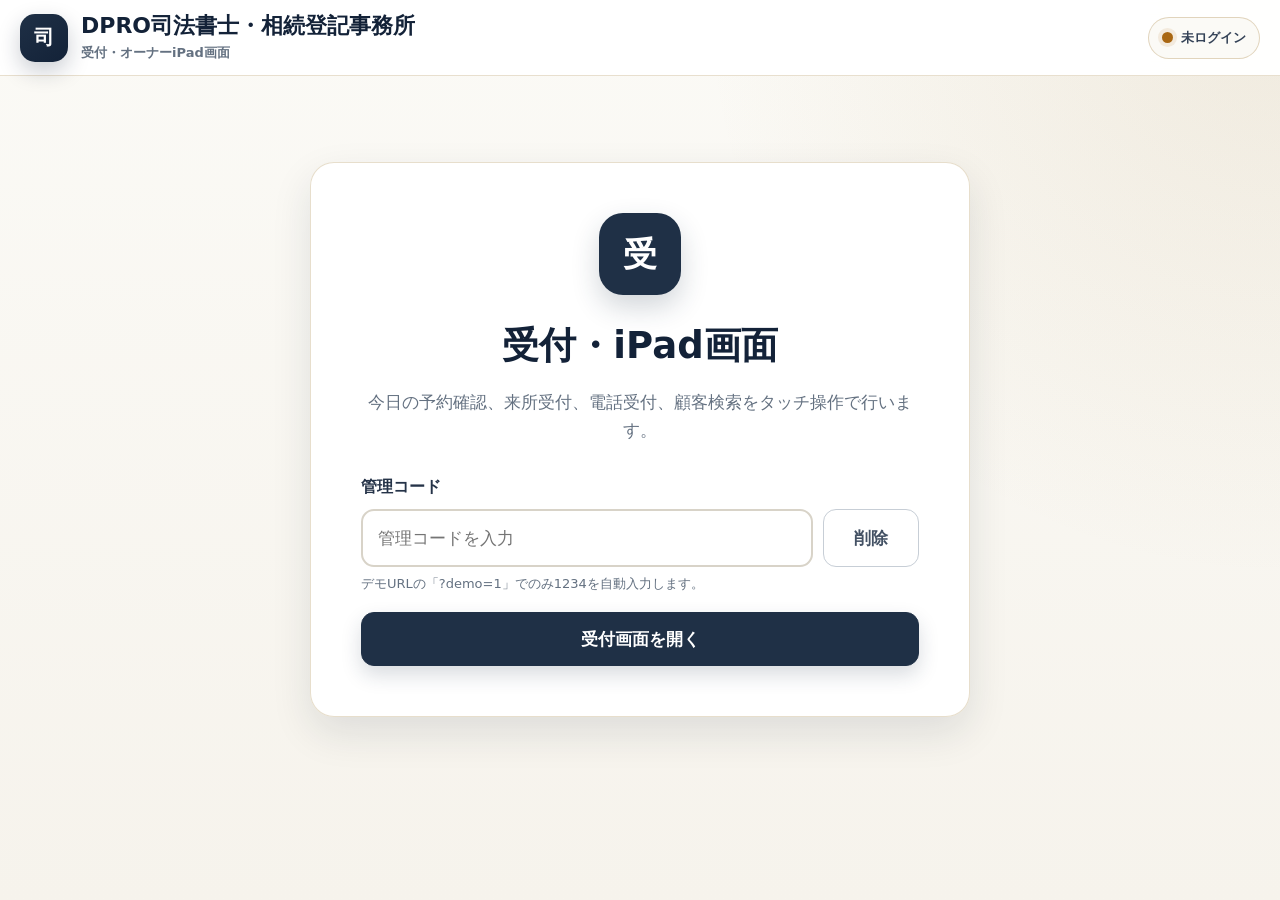
<file: owner-ipad.html>
<!doctype html>
<html lang="ja">
<head>
  <meta charset="utf-8">
  <meta name="viewport" content="width=device-width,initial-scale=1,viewport-fit=cover">
  <meta name="theme-color" content="#1F3046">
  <meta name="description" content="DPRO司法書士・相続登記 LINE 受付・オーナーiPad画面">
  <title>受付・iPad｜DPRO司法書士・相続登記 LINE</title>
  <link rel="stylesheet" href="./dpro-base.css">
  <style>
    :root {
      --navy: #1f3046;
      --deep: #132238;
      --gold: #a17b35;
      --ivory: #f6f3ec;
      --white: #ffffff;
      --text: #1c2733;
      --muted: #647181;
      --border: #ddd7ca;
      --soft: #faf8f3;
      --success: #2f7a55;
      --warning: #a96713;
      --danger: #b42318;
      --blue: #365f84;
      --purple: #704e8f;
      --shadow: 0 16px 40px rgba(19, 34, 56, 0.11);
    }

    * {
      box-sizing: border-box;
    }

    html {
      min-width: 320px;
      color: var(--text);
      background: var(--ivory);
      font-family:
        system-ui, -apple-system, BlinkMacSystemFont, "Segoe UI",
        "Noto Sans JP", sans-serif;
      font-size: 17px;
      line-height: 1.65;
      -webkit-text-size-adjust: 100%;
    }

    body {
      min-height: 100vh;
      margin: 0;
      background:
        radial-gradient(circle at 100% 0%, rgba(161, 123, 53, 0.12), transparent 34rem),
        linear-gradient(180deg, #fbfaf6 0%, var(--ivory) 100%);
    }

    button,
    input,
    select,
    textarea {
      font: inherit;
    }

    button {
      cursor: pointer;
      -webkit-tap-highlight-color: transparent;
    }

    button:disabled {
      cursor: not-allowed;
      opacity: 0.55;
    }

    .hidden {
      display: none !important;
    }

    .topbar {
      position: sticky;
      z-index: 80;
      top: 0;
      display: flex;
      min-height: 76px;
      align-items: center;
      justify-content: space-between;
      gap: 18px;
      padding: 0 20px;
      border-bottom: 1px solid rgba(161, 123, 53, 0.24);
      background: rgba(255, 255, 255, 0.97);
      backdrop-filter: blur(14px);
    }

    .brand {
      display: flex;
      min-width: 0;
      align-items: center;
      gap: 13px;
      color: inherit;
      text-decoration: none;
    }

    .brand-mark {
      display: grid;
      width: 48px;
      height: 48px;
      flex: 0 0 auto;
      place-items: center;
      border-radius: 15px;
      color: #fff;
      background: linear-gradient(145deg, var(--navy), var(--deep));
      box-shadow: 0 9px 22px rgba(19, 34, 56, 0.22);
      font-size: 20px;
      font-weight: 900;
    }

    .brand-name {
      display: block;
      overflow: hidden;
      color: var(--deep);
      font-size: clamp(17px, 2.1vw, 22px);
      font-weight: 900;
      line-height: 1.35;
      text-overflow: ellipsis;
      white-space: nowrap;
    }

    .brand-sub {
      display: block;
      margin-top: 1px;
      color: var(--muted);
      font-size: 13px;
      font-weight: 700;
    }

    .top-actions {
      display: flex;
      align-items: center;
      gap: 9px;
    }

    .connection {
      display: inline-flex;
      min-height: 42px;
      align-items: center;
      gap: 8px;
      padding: 8px 13px;
      border: 1px solid rgba(161, 123, 53, 0.3);
      border-radius: 999px;
      color: #344257;
      background: #fbfaf6;
      font-size: 13px;
      font-weight: 900;
      white-space: nowrap;
    }

    .connection-dot {
      width: 11px;
      height: 11px;
      border-radius: 999px;
      background: var(--warning);
      box-shadow: 0 0 0 4px rgba(169, 103, 19, 0.11);
    }

    .connection[data-status="ok"] .connection-dot {
      background: var(--success);
      box-shadow: 0 0 0 4px rgba(47, 122, 85, 0.12);
    }

    .connection[data-status="error"] .connection-dot {
      background: var(--danger);
      box-shadow: 0 0 0 4px rgba(180, 35, 24, 0.11);
    }

    .top-button {
      display: inline-flex;
      min-height: 46px;
      align-items: center;
      justify-content: center;
      padding: 9px 15px;
      border: 1px solid #c6ced6;
      border-radius: 12px;
      color: #354456;
      background: #fff;
      font-size: 14px;
      font-weight: 900;
    }

    .login-shell {
      display: grid;
      min-height: calc(100vh - 76px);
      padding: 38px 18px 70px;
      place-items: start center;
    }

    .login-card {
      width: min(660px, 100%);
      margin-top: 48px;
      padding: clamp(30px, 5vw, 50px);
      border: 1px solid rgba(161, 123, 53, 0.25);
      border-radius: 24px;
      background: rgba(255, 255, 255, 0.98);
      box-shadow: var(--shadow);
    }

    .login-icon {
      display: grid;
      width: 82px;
      height: 82px;
      margin: 0 auto 20px;
      place-items: center;
      border-radius: 24px;
      color: #fff;
      background: var(--navy);
      box-shadow: 0 12px 28px rgba(31, 48, 70, 0.2);
      font-size: 34px;
      font-weight: 900;
    }

    .login-card h1 {
      margin: 0;
      color: var(--deep);
      font-size: clamp(28px, 4vw, 37px);
      text-align: center;
    }

    .login-card > p {
      margin: 12px auto 0;
      color: var(--muted);
      text-align: center;
    }

    .login-form {
      display: grid;
      gap: 18px;
      margin-top: 30px;
    }

    .field label,
    .field legend {
      display: block;
      margin-bottom: 8px;
      color: #253348;
      font-size: 16px;
      font-weight: 900;
    }

    fieldset {
      min-width: 0;
      margin: 0;
      padding: 0;
      border: 0;
    }

    .control {
      width: 100%;
      min-height: 56px;
      padding: 13px 15px;
      border: 2px solid #d8d3c8;
      border-radius: 13px;
      color: var(--text);
      background: #fff;
      outline: none;
    }

    textarea.control {
      min-height: 125px;
      resize: vertical;
    }

    .control:focus {
      border-color: var(--gold);
      box-shadow: 0 0 0 4px rgba(161, 123, 53, 0.18);
    }

    .control[aria-invalid="true"] {
      border-color: var(--danger);
      box-shadow: 0 0 0 4px rgba(180, 35, 24, 0.11);
    }

    .help {
      margin: 6px 0 0;
      color: var(--muted);
      font-size: 13px;
    }

    .code-row {
      display: grid;
      grid-template-columns: 1fr auto;
      gap: 10px;
    }

    .clear-button {
      min-width: 96px;
      min-height: 56px;
      border: 1px solid #c7ced6;
      border-radius: 13px;
      color: #435164;
      background: #fff;
      font-weight: 900;
    }

    .primary,
    .secondary,
    .danger,
    .success,
    .touch-button {
      display: inline-flex;
      min-height: 54px;
      align-items: center;
      justify-content: center;
      gap: 8px;
      padding: 12px 20px;
      border-radius: 13px;
      font-weight: 900;
      text-decoration: none;
    }

    .primary {
      border: 1px solid var(--navy);
      color: #fff;
      background: var(--navy);
      box-shadow: 0 9px 20px rgba(31, 48, 70, 0.17);
    }

    .secondary {
      border: 1px solid #bec6cf;
      color: #354456;
      background: #fff;
    }

    .danger {
      border: 1px solid #e4b9b5;
      color: #982119;
      background: #fff5f4;
    }

    .success {
      border: 1px solid #b7d8c5;
      color: #205c40;
      background: #edf7f1;
    }

    .message {
      display: none;
      padding: 14px 16px;
      border-radius: 12px;
      font-size: 14px;
      font-weight: 900;
    }

    .message.show {
      display: block;
    }

    .message[data-tone="success"] {
      color: #205c40;
      background: #eaf6ef;
    }

    .message[data-tone="error"] {
      color: #922018;
      background: #fff0ef;
    }

    .demo-note {
      display: none;
      margin-top: 18px;
      padding: 15px 17px;
      border-left: 5px solid var(--gold);
      border-radius: 11px;
      color: #57492e;
      background: #fff8e9;
      font-size: 14px;
    }

    .demo-note.show {
      display: block;
    }

    .ipad-app {
      display: none;
      padding-bottom: 82px;
    }

    .ipad-app.show {
      display: block;
    }

    .workspace {
      width: min(1280px, calc(100% - 28px));
      margin: 0 auto;
      padding: 25px 0 60px;
    }

    .hero {
      display: flex;
      align-items: flex-end;
      justify-content: space-between;
      gap: 18px;
      margin-bottom: 18px;
    }

    .hero-eyebrow {
      margin: 0 0 5px;
      color: var(--gold);
      font-size: 13px;
      font-weight: 900;
      letter-spacing: 0.11em;
    }

    .hero h1 {
      margin: 0;
      color: var(--deep);
      font-size: clamp(28px, 4vw, 42px);
      line-height: 1.3;
    }

    .hero p {
      margin: 7px 0 0;
      color: var(--muted);
      font-size: 15px;
    }

    .staff-card {
      min-width: 235px;
      padding: 13px 16px;
      border: 1px solid rgba(161, 123, 53, 0.28);
      border-radius: 14px;
      color: #594a30;
      background: #fffaf0;
      text-align: right;
    }

    .staff-card span {
      display: block;
      color: #796b53;
      font-size: 12px;
      font-weight: 800;
    }

    .staff-card strong {
      display: block;
      margin-top: 2px;
      color: var(--deep);
      font-size: 16px;
    }

    .tabbar {
      position: sticky;
      z-index: 40;
      top: 76px;
      display: grid;
      grid-template-columns: repeat(4, minmax(0, 1fr));
      gap: 8px;
      margin-bottom: 20px;
      padding: 8px;
      border: 1px solid rgba(161, 123, 53, 0.25);
      border-radius: 17px;
      background: rgba(255, 255, 255, 0.96);
      box-shadow: 0 8px 24px rgba(19, 34, 56, 0.08);
      backdrop-filter: blur(14px);
    }

    .tab-button {
      display: grid;
      min-height: 60px;
      place-items: center;
      padding: 9px 10px;
      border: 1px solid transparent;
      border-radius: 12px;
      color: #586577;
      background: transparent;
      font-size: 15px;
      font-weight: 900;
    }

    .tab-button.active {
      color: #fff;
      background: var(--navy);
      box-shadow: 0 8px 18px rgba(31, 48, 70, 0.16);
    }

    .tab-panel {
      display: none;
    }

    .tab-panel.active {
      display: block;
      animation: panel-in 0.18s ease-out;
    }

    @keyframes panel-in {
      from {
        opacity: 0;
        transform: translateY(4px);
      }

      to {
        opacity: 1;
        transform: none;
      }
    }

    .section-head {
      display: flex;
      align-items: flex-end;
      justify-content: space-between;
      gap: 18px;
      margin-bottom: 15px;
    }

    .section-head h2 {
      margin: 0;
      color: var(--deep);
      font-size: clamp(23px, 3vw, 30px);
    }

    .section-head p {
      margin: 5px 0 0;
      color: var(--muted);
      font-size: 14px;
    }

    .section-actions {
      display: flex;
      flex-wrap: wrap;
      justify-content: flex-end;
      gap: 9px;
    }

    .metrics {
      display: grid;
      grid-template-columns: repeat(4, minmax(0, 1fr));
      gap: 14px;
      margin-bottom: 18px;
    }

    .metric {
      min-height: 120px;
      padding: 19px;
      border: 1px solid rgba(161, 123, 53, 0.22);
      border-radius: 17px;
      background: #fff;
      box-shadow: 0 10px 26px rgba(19, 34, 56, 0.07);
    }

    .metric-label {
      display: flex;
      align-items: center;
      gap: 8px;
      color: var(--muted);
      font-size: 13px;
      font-weight: 900;
    }

    .metric-icon {
      display: grid;
      width: 34px;
      height: 34px;
      place-items: center;
      border-radius: 10px;
      color: #fff;
      background: var(--gold);
      font-size: 14px;
      font-weight: 900;
    }

    .metric strong {
      display: block;
      margin-top: 12px;
      color: var(--deep);
      font-size: 29px;
      line-height: 1.25;
    }

    .metric small {
      display: block;
      margin-top: 4px;
      color: var(--muted);
      font-size: 12px;
    }

    .split-grid {
      display: grid;
      grid-template-columns: minmax(0, 1.25fr) minmax(330px, 0.75fr);
      gap: 17px;
      align-items: start;
    }

    .panel {
      overflow: hidden;
      border: 1px solid rgba(161, 123, 53, 0.23);
      border-radius: 18px;
      background: #fff;
      box-shadow: 0 12px 30px rgba(19, 34, 56, 0.08);
    }

    .panel + .panel {
      margin-top: 16px;
    }

    .panel-head {
      display: flex;
      align-items: center;
      justify-content: space-between;
      gap: 14px;
      padding: 18px 20px;
      border-bottom: 1px solid #e4dfd6;
      background: linear-gradient(180deg, #fff 0%, #fcfbf7 100%);
    }

    .panel-head h3 {
      margin: 0;
      color: var(--deep);
      font-size: 20px;
    }

    .panel-body {
      padding: 18px 20px 21px;
    }

    .appointment-list,
    .card-list,
    .result-list,
    .slot-list {
      display: grid;
      gap: 12px;
    }

    .appointment-card {
      display: grid;
      grid-template-columns: 150px minmax(0, 1fr) auto;
      gap: 16px;
      align-items: center;
      padding: 17px;
      border: 1px solid #ded9cf;
      border-radius: 15px;
      background: #fff;
    }

    .appointment-time {
      padding: 13px 10px;
      border-radius: 13px;
      color: #fff;
      background: var(--navy);
      text-align: center;
    }

    .appointment-time strong {
      display: block;
      font-size: 21px;
    }

    .appointment-time span {
      display: block;
      margin-top: 2px;
      font-size: 12px;
      font-weight: 800;
    }

    .appointment-main strong {
      display: block;
      color: var(--deep);
      font-size: 17px;
    }

    .appointment-main span {
      display: block;
      margin-top: 3px;
      color: var(--muted);
      font-size: 13px;
    }

    .appointment-main .status {
      margin-top: 8px;
    }

    .appointment-actions {
      display: grid;
      grid-template-columns: repeat(2, minmax(100px, 1fr));
      gap: 8px;
      min-width: 230px;
    }

    .quick-button {
      min-height: 48px;
      padding: 8px 11px;
      border: 1px solid #c2cad2;
      border-radius: 11px;
      color: #354456;
      background: #fff;
      font-size: 13px;
      font-weight: 900;
    }

    .quick-button.primary-tone {
      border-color: var(--navy);
      color: #fff;
      background: var(--navy);
    }

    .quick-button.success-tone {
      border-color: #b7d8c5;
      color: #205c40;
      background: #edf7f1;
    }

    .quick-button.warning-tone {
      border-color: #e3c48e;
      color: #74470f;
      background: #fff6e7;
    }

    .quick-button.danger-tone {
      border-color: #e4b9b5;
      color: #982119;
      background: #fff5f4;
    }

    .status {
      display: inline-flex;
      min-height: 31px;
      align-items: center;
      justify-content: center;
      padding: 5px 9px;
      border-radius: 999px;
      color: #3c566b;
      background: #eaf0f5;
      font-size: 11px;
      font-weight: 900;
      white-space: nowrap;
    }

    .status[data-tone="success"] {
      color: #205c40;
      background: #eaf6ef;
    }

    .status[data-tone="warning"] {
      color: #76470e;
      background: #fff3df;
    }

    .status[data-tone="danger"] {
      color: #912117;
      background: #fff0ef;
    }

    .status[data-tone="purple"] {
      color: #5f3b7c;
      background: #f2eafb;
    }

    .compact-card {
      display: grid;
      grid-template-columns: auto minmax(0, 1fr) auto;
      gap: 12px;
      align-items: center;
      padding: 14px 15px;
      border: 1px solid #ded9cf;
      border-radius: 13px;
      background: #fff;
    }

    .compact-icon {
      display: grid;
      width: 42px;
      height: 42px;
      place-items: center;
      border-radius: 12px;
      color: #fff;
      background: var(--warning);
      font-size: 14px;
      font-weight: 900;
    }

    .compact-main strong {
      display: block;
      color: var(--deep);
      font-size: 15px;
    }

    .compact-main span {
      display: block;
      margin-top: 2px;
      color: var(--muted);
      font-size: 12px;
    }

    .compact-date {
      color: #6c5a42;
      font-size: 11px;
      font-weight: 900;
      text-align: right;
      white-space: nowrap;
    }

    .empty {
      display: grid;
      min-height: 145px;
      place-items: center;
      padding: 22px;
      color: var(--muted);
      text-align: center;
    }

    .empty strong {
      display: block;
      color: var(--deep);
      font-size: 18px;
    }

    .form-grid {
      display: grid;
      grid-template-columns: repeat(2, minmax(0, 1fr));
      gap: 17px;
    }

    .field-full {
      grid-column: 1 / -1;
    }

    .choice-grid {
      display: grid;
      grid-template-columns: repeat(3, minmax(0, 1fr));
      gap: 9px;
    }

    .choice {
      position: relative;
      display: flex;
      min-height: 56px;
      align-items: center;
      justify-content: center;
      padding: 10px 11px;
      border: 2px solid #d8d3c8;
      border-radius: 12px;
      color: #39485a;
      background: #fff;
      font-weight: 900;
      text-align: center;
      cursor: pointer;
    }

    .choice:has(input:checked) {
      border-color: var(--gold);
      color: var(--deep);
      background: #fffaf0;
      box-shadow: 0 0 0 3px rgba(161, 123, 53, 0.09);
    }

    .choice input {
      position: absolute;
      width: 1px;
      height: 1px;
      opacity: 0;
    }

    .search-row {
      display: grid;
      grid-template-columns: minmax(0, 1fr) minmax(220px, 0.5fr) auto;
      gap: 10px;
      align-items: end;
    }

    .client-result {
      display: grid;
      grid-template-columns: minmax(0, 1fr) auto;
      gap: 13px;
      align-items: center;
      padding: 15px 16px;
      border: 2px solid #ded9cf;
      border-radius: 14px;
      background: #fff;
    }

    .client-result.selected {
      border-color: var(--gold);
      background: #fffaf0;
      box-shadow: 0 0 0 4px rgba(161, 123, 53, 0.09);
    }

    .client-result strong {
      display: block;
      color: var(--deep);
      font-size: 16px;
    }

    .client-result span {
      display: block;
      margin-top: 3px;
      color: var(--muted);
      font-size: 13px;
    }

    .selected-client {
      display: none;
      margin-top: 14px;
      padding: 15px 17px;
      border-left: 5px solid var(--success);
      border-radius: 11px;
      color: #285d43;
      background: #edf7f1;
      font-weight: 900;
    }

    .selected-client.show {
      display: block;
    }

    .slot-layout {
      display: grid;
      grid-template-columns: minmax(250px, 0.38fr) minmax(0, 0.62fr);
      gap: 18px;
    }

    .slot-grid {
      display: grid;
      grid-template-columns: repeat(4, minmax(0, 1fr));
      gap: 9px;
    }

    .slot-button {
      min-height: 54px;
      padding: 8px 7px;
      border: 2px solid #d8d3c8;
      border-radius: 11px;
      color: #314054;
      background: #fff;
      font-weight: 900;
    }

    .slot-button.selected {
      border-color: var(--gold);
      color: #fff;
      background: var(--gold);
    }

    .slot-button small {
      display: block;
      margin-top: 2px;
      font-size: 10px;
      opacity: 0.82;
    }

    .selected-slot {
      display: none;
      margin-top: 12px;
      padding: 14px 16px;
      border: 1px solid rgba(47, 122, 85, 0.3);
      border-radius: 12px;
      color: #205c40;
      background: #edf7f1;
      font-weight: 900;
    }

    .selected-slot.show {
      display: block;
    }

    .inquiry-card,
    .case-card {
      padding: 17px;
      border: 1px solid #ded9cf;
      border-radius: 15px;
      background: #fff;
    }

    .inquiry-head,
    .case-head {
      display: flex;
      align-items: flex-start;
      justify-content: space-between;
      gap: 14px;
    }

    .inquiry-head h3,
    .case-head h3 {
      margin: 0;
      color: var(--deep);
      font-size: 18px;
    }

    .inquiry-head p,
    .case-head p {
      margin: 4px 0 0;
      color: var(--muted);
      font-size: 12px;
    }

    .inquiry-summary,
    .case-summary {
      margin: 12px 0 0;
      color: #435164;
      font-size: 14px;
    }

    .card-actions {
      display: flex;
      flex-wrap: wrap;
      gap: 8px;
      margin-top: 14px;
      padding-top: 13px;
      border-top: 1px solid #e8e3da;
    }

    .case-meta {
      display: grid;
      grid-template-columns: repeat(3, minmax(0, 1fr));
      gap: 9px;
      margin-top: 13px;
    }

    .meta-box {
      padding: 11px 12px;
      border: 1px solid #e1ddd4;
      border-radius: 11px;
      background: #faf9f5;
    }

    .meta-box span {
      display: block;
      color: var(--muted);
      font-size: 11px;
      font-weight: 800;
    }

    .meta-box strong {
      display: block;
      margin-top: 3px;
      color: var(--deep);
      font-size: 13px;
    }

    .toolbar {
      display: flex;
      flex-wrap: wrap;
      gap: 10px;
      margin-bottom: 14px;
      padding: 13px;
      border: 1px solid rgba(161, 123, 53, 0.23);
      border-radius: 15px;
      background: #fff;
    }

    .toolbar .control {
      min-height: 49px;
      width: auto;
      min-width: 170px;
      padding: 9px 12px;
    }

    .toolbar-search {
      min-width: min(420px, 100%) !important;
      flex: 1 1 330px;
    }

    .drawer-bg,
    .modal-bg {
      position: fixed;
      z-index: 120;
      inset: 0;
      display: none;
      background: rgba(19, 34, 56, 0.56);
      backdrop-filter: blur(4px);
    }

    .drawer-bg.show,
    .modal-bg.show {
      display: block;
    }

    .drawer {
      position: absolute;
      top: 0;
      right: 0;
      width: min(850px, 100%);
      height: 100%;
      overflow-y: auto;
      background: #f8f6f0;
      box-shadow: -18px 0 50px rgba(19, 34, 56, 0.24);
    }

    .drawer-head {
      position: sticky;
      z-index: 2;
      top: 0;
      display: flex;
      align-items: center;
      justify-content: space-between;
      gap: 14px;
      padding: 18px 20px;
      border-bottom: 1px solid #ddd7ca;
      background: rgba(255, 255, 255, 0.97);
      backdrop-filter: blur(12px);
    }

    .drawer-head h2 {
      margin: 0;
      color: var(--deep);
      font-size: 22px;
    }

    .drawer-body {
      padding: 20px;
    }

    .close-button {
      display: grid;
      width: 46px;
      height: 46px;
      place-items: center;
      border: 1px solid #c7ced6;
      border-radius: 12px;
      color: #354456;
      background: #fff;
      font-size: 20px;
      font-weight: 900;
    }

    .detail-grid {
      display: grid;
      grid-template-columns: repeat(2, minmax(0, 1fr));
      gap: 14px;
    }

    .detail-card {
      padding: 18px;
      border: 1px solid #ded9cf;
      border-radius: 15px;
      background: #fff;
    }

    .detail-card.full {
      grid-column: 1 / -1;
    }

    .detail-card h3 {
      margin: 0 0 12px;
      color: var(--deep);
      font-size: 18px;
    }

    .detail-list {
      display: grid;
      margin: 0;
    }

    .detail-row {
      display: grid;
      grid-template-columns: 145px minmax(0, 1fr);
      gap: 14px;
      padding: 9px 0;
      border-bottom: 1px dashed #e4dfd6;
    }

    .detail-row:last-child {
      border-bottom: 0;
    }

    .detail-row dt {
      color: var(--muted);
      font-size: 13px;
      font-weight: 900;
    }

    .detail-row dd {
      margin: 0;
      color: #344257;
      font-size: 14px;
      font-weight: 800;
      overflow-wrap: anywhere;
    }

    .document-list {
      display: grid;
      gap: 9px;
    }

    .document-row {
      display: grid;
      grid-template-columns: minmax(0, 1fr) auto;
      gap: 12px;
      align-items: center;
      padding: 13px 14px;
      border: 1px solid #e1ddd4;
      border-radius: 12px;
      background: #fcfbf8;
    }

    .document-row strong {
      display: block;
      color: var(--deep);
      font-size: 14px;
    }

    .document-row span {
      display: block;
      margin-top: 2px;
      color: var(--muted);
      font-size: 12px;
    }

    .document-actions {
      display: flex;
      flex-wrap: wrap;
      justify-content: flex-end;
      gap: 7px;
    }

    .modal-bg {
      padding: 20px;
      place-items: center;
    }

    .modal-bg.show {
      display: grid;
    }

    .modal {
      width: min(620px, 100%);
      overflow: hidden;
      border-radius: 20px;
      background: #fff;
      box-shadow: 0 24px 70px rgba(19, 34, 56, 0.3);
    }

    .modal-head {
      display: flex;
      align-items: center;
      justify-content: space-between;
      gap: 14px;
      padding: 18px 21px;
      border-bottom: 1px solid #e4dfd6;
    }

    .modal-head h2 {
      margin: 0;
      color: var(--deep);
      font-size: 22px;
    }

    .modal-body {
      padding: 21px;
    }

    .modal-actions {
      display: flex;
      justify-content: flex-end;
      gap: 10px;
      padding: 16px 21px 21px;
    }

    @media (max-width: 1020px) {
      .metrics {
        grid-template-columns: repeat(2, minmax(0, 1fr));
      }

      .split-grid,
      .slot-layout {
        grid-template-columns: 1fr;
      }

      .appointment-card {
        grid-template-columns: 135px minmax(0, 1fr);
      }

      .appointment-actions {
        grid-column: 1 / -1;
        grid-template-columns: repeat(4, minmax(0, 1fr));
        min-width: 0;
      }

      .slot-grid {
        grid-template-columns: repeat(3, minmax(0, 1fr));
      }
    }

    @media (max-width: 760px) {
      html {
        font-size: 16px;
      }

      .topbar {
        min-height: 68px;
        padding-inline: 11px;
      }

      .brand-sub,
      .connection span:last-child {
        display: none;
      }

      .top-button {
        display: none;
      }

      .workspace {
        width: min(100% - 20px, 680px);
        padding-top: 18px;
      }

      .hero {
        display: grid;
      }

      .staff-card {
        min-width: 0;
        text-align: left;
      }

      .tabbar {
        top: 68px;
        gap: 5px;
        padding: 6px;
      }

      .tab-button {
        min-height: 54px;
        padding-inline: 5px;
        font-size: 12px;
      }

      .metrics,
      .form-grid,
      .search-row,
      .detail-grid {
        grid-template-columns: 1fr;
      }

      .field-full,
      .detail-card.full {
        grid-column: auto;
      }

      .choice-grid {
        grid-template-columns: 1fr;
      }

      .appointment-card {
        grid-template-columns: 1fr;
      }

      .appointment-actions {
        grid-column: auto;
        grid-template-columns: repeat(2, minmax(0, 1fr));
      }

      .appointment-time {
        text-align: left;
      }

      .slot-grid {
        grid-template-columns: repeat(2, minmax(0, 1fr));
      }

      .compact-card {
        grid-template-columns: auto 1fr;
      }

      .compact-date {
        grid-column: 2;
        text-align: left;
      }

      .case-meta {
        grid-template-columns: 1fr;
      }

      .detail-row {
        grid-template-columns: 1fr;
        gap: 3px;
      }

      .document-row {
        grid-template-columns: 1fr;
      }

      .document-actions {
        justify-content: flex-start;
      }

      .modal-actions {
        display: grid;
        grid-template-columns: 1fr 1fr;
      }
    }
  </style>
</head>
<body>
  <header class="topbar">
    <a class="brand" href="./owner-ipad.html">
      <span class="brand-mark" aria-hidden="true">司</span>
      <span>
        <span class="brand-name" id="header-office">DPRO司法書士・相続登記事務所</span>
        <span class="brand-sub">受付・オーナーiPad画面</span>
      </span>
    </a>
    <div class="top-actions">
      <div class="connection" id="connection" data-status="checking">
        <span class="connection-dot" aria-hidden="true"></span>
        <span id="connection-text">未ログイン</span>
      </div>
      <button class="top-button hidden" id="refresh-button" type="button">更新</button>
      <button class="top-button hidden" id="logout-button" type="button">ログアウト</button>
    </div>
  </header>

  <main>
    <section class="login-shell" id="login-shell">
      <div class="login-card">
        <div class="login-icon" aria-hidden="true">受</div>
        <h1>受付・iPad画面</h1>
        <p>
          今日の予約確認、来所受付、電話受付、顧客検索をタッチ操作で行います。
        </p>
        <form class="login-form" id="login-form" novalidate>
          <div class="field">
            <label for="admin-code">管理コード</label>
            <div class="code-row">
              <input
                class="control"
                id="admin-code"
                type="password"
                inputmode="numeric"
                autocomplete="current-password"
                maxlength="200"
                placeholder="管理コードを入力"
                required
              >
              <button class="clear-button" id="clear-code" type="button">削除</button>
            </div>
            <p class="help">
              デモURLの「?demo=1」でのみ1234を自動入力します。
            </p>
          </div>
          <div class="message" id="login-message"></div>
          <button class="primary" id="login-button" type="submit">受付画面を開く</button>
        </form>
        <div class="demo-note" id="demo-note">
          デモモードです。管理コード1234でログインします。本番では1234を使用できません。
        </div>
      </div>
    </section>

    <section class="ipad-app" id="ipad-app">
      <div class="workspace">
        <div class="hero">
          <div>
            <p class="hero-eyebrow">RECEPTION & iPAD</p>
            <h1 id="hero-title">今日の受付</h1>
            <p id="hero-date">—</p>
          </div>
          <div class="staff-card">
            <span>ログイン中</span>
            <strong id="staff-name">—</strong>
          </div>
        </div>

        <nav class="tabbar" aria-label="iPad業務メニュー">
          <button class="tab-button active" type="button" data-tab-target="today">今日</button>
          <button class="tab-button" type="button" data-tab-target="reception">受付登録</button>
          <button class="tab-button" type="button" data-tab-target="inquiries">相談受付</button>
          <button class="tab-button" type="button" data-tab-target="cases">案件・書類</button>
        </nav>

        <section class="tab-panel active" data-tab="today">
          <div class="metrics">
            <article class="metric">
              <div class="metric-label"><span class="metric-icon">予</span>本日の予約</div>
              <strong id="metric-today">0件</strong>
              <small>予約受付から相談中まで</small>
            </article>
            <article class="metric">
              <div class="metric-label"><span class="metric-icon">変</span>変更・取消希望</div>
              <strong id="metric-requested">0件</strong>
              <small>受付で確認が必要な予約</small>
            </article>
            <article class="metric">
              <div class="metric-label"><span class="metric-icon">新</span>新規相談</div>
              <strong id="metric-inquiries">0件</strong>
              <small>未確認の相談受付</small>
            </article>
            <article class="metric">
              <div class="metric-label"><span class="metric-icon">急</span>至急・高優先</div>
              <strong id="metric-urgent">0件</strong>
              <small>未完了の高優先相談</small>
            </article>
          </div>

          <div class="split-grid">
            <section class="panel">
              <div class="panel-head">
                <h3>今日の予約・来所状況</h3>
                <button class="secondary" id="today-reload" type="button">再読込</button>
              </div>
              <div class="panel-body">
                <div class="appointment-list" id="today-appointments"></div>
              </div>
            </section>

            <div>
              <section class="panel">
                <div class="panel-head">
                  <h3>確認中の相談</h3>
                  <button class="touch-button secondary" type="button" data-jump-tab="inquiries">
                    一覧を開く
                  </button>
                </div>
                <div class="panel-body">
                  <div class="card-list" id="today-inquiries"></div>
                </div>
              </section>

              <section class="panel">
                <div class="panel-head">
                  <h3>受付で確認すること</h3>
                </div>
                <div class="panel-body">
                  <div class="card-list" id="today-alerts"></div>
                </div>
              </section>
            </div>
          </div>
        </section>

        <section class="tab-panel" data-tab="reception">
          <div class="section-head">
            <div>
              <h2>電話・来所受付を登録</h2>
              <p>既存顧客を検索するか、新しいお客様情報を入力して相談受付を作成します。</p>
            </div>
          </div>

          <section class="panel">
            <div class="panel-head"><h3>1．既存顧客を検索</h3></div>
            <div class="panel-body">
              <div class="search-row">
                <div class="field">
                  <label for="client-query">氏名・顧客番号</label>
                  <input class="control" id="client-query" type="search" placeholder="例：相続 花子、CL-000001">
                </div>
                <div class="field">
                  <label for="client-phone">電話番号</label>
                  <input class="control" id="client-phone" type="tel" inputmode="tel" placeholder="例：090-1234-5678">
                </div>
                <button class="primary" id="client-search" type="button">顧客検索</button>
              </div>
              <div class="result-list" id="client-results" style="margin-top:14px;"></div>
              <div class="selected-client" id="selected-client"></div>
            </div>
          </section>

          <section class="panel">
            <div class="panel-head"><h3>2．相談受付情報</h3></div>
            <div class="panel-body">
              <form id="reception-form" novalidate>
                <div class="form-grid">
                  <div class="field">
                    <label for="reception-name">お名前</label>
                    <input class="control" id="reception-name" type="text" maxlength="100" required>
                  </div>
                  <div class="field">
                    <label for="reception-kana">フリガナ</label>
                    <input class="control" id="reception-kana" type="text" maxlength="100">
                  </div>
                  <div class="field">
                    <label for="reception-phone">電話番号</label>
                    <input class="control" id="reception-phone" type="tel" inputmode="tel" maxlength="50" required>
                  </div>
                  <div class="field">
                    <label for="reception-email">メール</label>
                    <input class="control" id="reception-email" type="email" maxlength="254">
                  </div>
                  <div class="field">
                    <label for="reception-category">相談分野</label>
                    <select class="control" id="reception-category" required>
                      <option value="">読み込み中</option>
                    </select>
                  </div>
                  <div class="field">
                    <label for="reception-urgency">緊急度</label>
                    <select class="control" id="reception-urgency">
                      <option value="normal">通常</option>
                      <option value="high">高</option>
                      <option value="urgent">至急</option>
                      <option value="low">低</option>
                    </select>
                  </div>

                  <fieldset class="field field-full">
                    <legend>受付経路</legend>
                    <div class="choice-grid">
                      <label class="choice">
                        <input type="radio" name="reception_source" value="phone" checked>
                        電話受付
                      </label>
                      <label class="choice">
                        <input type="radio" name="reception_source" value="in_person">
                        来所受付
                      </label>
                      <label class="choice">
                        <input type="radio" name="reception_source" value="other">
                        その他
                      </label>
                    </div>
                  </fieldset>

                  <fieldset class="field field-full">
                    <legend>希望する相談方法</legend>
                    <div class="choice-grid">
                      <label class="choice">
                        <input type="radio" name="consult_method" value="office" checked>
                        来所
                      </label>
                      <label class="choice">
                        <input type="radio" name="consult_method" value="phone">
                        電話
                      </label>
                      <label class="choice">
                        <input type="radio" name="consult_method" value="online">
                        オンライン
                      </label>
                    </div>
                  </fieldset>

                  <div class="field field-full">
                    <label for="reception-summary">相談内容・受付メモ</label>
                    <textarea
                      class="control"
                      id="reception-summary"
                      maxlength="2000"
                      placeholder="例：父名義の自宅と土地の相続登記について相談したい"
                      required
                    ></textarea>
                  </div>
                </div>

                <div class="panel" style="margin-top:18px;box-shadow:none;">
                  <div class="panel-head"><h3>3．相談日時（任意）</h3></div>
                  <div class="panel-body">
                    <div class="slot-layout">
                      <div>
                        <div class="field">
                          <label for="reception-date">希望日</label>
                          <input class="control" id="reception-date" type="date">
                        </div>
                        <button class="primary" id="load-slots" type="button" style="width:100%;margin-top:10px;">
                          空き時間を表示
                        </button>
                        <label class="choice" style="margin-top:11px;">
                          <input type="checkbox" id="schedule-later">
                          日時は後で調整する
                        </label>
                        <div class="selected-slot" id="selected-slot"></div>
                      </div>
                      <div>
                        <div class="slot-list" id="slot-area">
                          <div class="empty">
                            <div><strong>希望日を選択</strong>空き時間を表示してください。</div>
                          </div>
                        </div>
                      </div>
                    </div>
                  </div>
                </div>

                <div class="message" id="reception-message" style="margin-top:16px;"></div>
                <button class="primary" id="reception-submit" type="submit" style="width:100%;margin-top:16px;">
                  相談受付を登録
                </button>
              </form>
            </div>
          </section>
        </section>

        <section class="tab-panel" data-tab="inquiries">
          <div class="section-head">
            <div>
              <h2>相談受付を確認</h2>
              <p>新規相談を確認中へ変更し、担当者を設定できます。</p>
            </div>
          </div>
          <div class="toolbar">
            <input class="control toolbar-search" id="inquiry-query" type="search" placeholder="受付番号・相談内容">
            <select class="control" id="inquiry-status">
              <option value="">すべての状態</option>
              <option value="new">新規</option>
              <option value="reviewing">確認中</option>
              <option value="scheduling">日程調整中</option>
              <option value="appointment_confirmed">相談日時確定</option>
              <option value="consulted">相談済み</option>
              <option value="engagement_pending">受任待ち</option>
              <option value="engaged">受任済み</option>
            </select>
            <button class="primary" id="inquiry-search" type="button">表示</button>
          </div>
          <div class="card-list" id="inquiry-list"></div>
        </section>

        <section class="tab-panel" data-tab="cases">
          <div class="section-head">
            <div>
              <h2>案件・必要書類を確認</h2>
              <p>案件を検索し、受付で受け取った書類の状態を更新できます。</p>
            </div>
          </div>
          <div class="toolbar">
            <input class="control toolbar-search" id="case-query" type="search" placeholder="案件番号・案件名・顧客名・被相続人">
            <select class="control" id="case-status">
              <option value="">すべての状態</option>
              <option value="initial_review">初期確認</option>
              <option value="engaged">受任済み</option>
              <option value="collecting_family_registers">戸籍収集中</option>
              <option value="checking_heirs">相続関係確認</option>
              <option value="checking_properties">不動産確認</option>
              <option value="waiting_documents">書類待ち</option>
              <option value="drafting_application">申請準備</option>
              <option value="submitted">申請済み</option>
              <option value="correction">補正対応</option>
              <option value="completed">完了</option>
            </select>
            <button class="primary" id="case-search" type="button">検索</button>
          </div>
          <div class="card-list" id="case-list"></div>
        </section>
      </div>
    </section>
  </main>

  <div class="drawer-bg" id="case-drawer">
    <aside class="drawer" aria-labelledby="drawer-title">
      <div class="drawer-head">
        <h2 id="drawer-title">案件・必要書類</h2>
        <button class="close-button" id="drawer-close" type="button" aria-label="閉じる">×</button>
      </div>
      <div class="drawer-body" id="drawer-body"></div>
    </aside>
  </div>

  <div class="modal-bg" id="inquiry-modal">
    <div class="modal" role="dialog" aria-modal="true" aria-labelledby="inquiry-modal-title">
      <div class="modal-head">
        <h2 id="inquiry-modal-title">相談受付を更新</h2>
        <button class="close-button" id="inquiry-modal-close" type="button">×</button>
      </div>
      <div class="modal-body">
        <div class="form-grid">
          <div class="field">
            <label for="modal-inquiry-status">状態</label>
            <select class="control" id="modal-inquiry-status">
              <option value="new">新規</option>
              <option value="reviewing">確認中</option>
              <option value="scheduling">日程調整中</option>
              <option value="appointment_confirmed">相談日時確定</option>
              <option value="consulted">相談済み</option>
              <option value="engagement_pending">受任待ち</option>
              <option value="engaged">受任済み</option>
              <option value="declined">辞退</option>
              <option value="on_hold">保留</option>
              <option value="cancelled">取消</option>
            </select>
          </div>
          <div class="field">
            <label for="modal-inquiry-urgency">緊急度</label>
            <select class="control" id="modal-inquiry-urgency">
              <option value="low">低</option>
              <option value="normal">通常</option>
              <option value="high">高</option>
              <option value="urgent">至急</option>
            </select>
          </div>
          <div class="field field-full">
            <label for="modal-inquiry-staff">担当者</label>
            <select class="control" id="modal-inquiry-staff">
              <option value="">未割当</option>
            </select>
          </div>
          <div class="field field-full">
            <label for="modal-inquiry-public">お客様向けメッセージ</label>
            <textarea class="control" id="modal-inquiry-public" maxlength="3000"></textarea>
          </div>
          <div class="field field-full">
            <label for="modal-inquiry-internal">内部メモ</label>
            <textarea class="control" id="modal-inquiry-internal" maxlength="5000"></textarea>
          </div>
        </div>
        <div class="message" id="inquiry-modal-message" style="margin-top:14px;"></div>
      </div>
      <div class="modal-actions">
        <button class="secondary" id="inquiry-modal-cancel" type="button">閉じる</button>
        <button class="primary" id="inquiry-modal-save" type="button">保存</button>
      </div>
    </div>
  </div>

  <!-- STEP SHIHO-8-R1: iPad空白最適化・見出し修正・高優先集計修正 -->
<!-- STEP SHIHO-12-R1: demo-only autologin -->
<script src="./config.js"></script>
  <script>
    (() => {
      "use strict";

      const SESSION_KEY = "dpro_shiho_ipad_admin_session";

      const INQUIRY_LABELS = {
        new: ["新規", "warning"],
        reviewing: ["確認中", "neutral"],
        scheduling: ["日程調整中", "purple"],
        appointment_confirmed: ["相談日時確定", "success"],
        consulted: ["相談済み", "neutral"],
        engagement_pending: ["受任待ち", "warning"],
        engaged: ["受任済み", "success"],
        declined: ["辞退", "danger"],
        on_hold: ["保留", "danger"],
        cancelled: ["取消", "danger"],
      };

      const CASE_LABELS = {
        initial_review: ["初期確認", "neutral"],
        engagement_preparation: ["受任準備", "neutral"],
        engaged: ["受任済み", "success"],
        collecting_family_registers: ["戸籍収集中", "warning"],
        checking_heirs: ["相続関係確認", "neutral"],
        checking_properties: ["不動産確認", "neutral"],
        checking_will: ["遺言確認", "neutral"],
        waiting_inheritance_agreement: ["遺産分割待ち", "warning"],
        waiting_documents: ["書類待ち", "warning"],
        drafting_application: ["申請準備", "neutral"],
        professional_final_review: ["司法書士最終確認", "purple"],
        ready_to_submit: ["申請可能", "success"],
        submitted: ["申請済み", "success"],
        correction: ["補正対応", "warning"],
        waiting_completion: ["完了待ち", "neutral"],
        registration_completed: ["登記完了", "success"],
        waiting_original_return: ["原本返却待ち", "neutral"],
        completed: ["完了", "success"],
        on_hold: ["保留", "danger"],
        cancelled: ["取消", "danger"],
      };

      const APPOINTMENT_LABELS = {
        reserved: ["予約受付", "neutral"],
        confirmed: ["確定", "success"],
        arrived: ["来所済み", "neutral"],
        in_progress: ["相談中", "warning"],
        completed: ["完了", "success"],
        change_requested: ["変更希望", "warning"],
        cancel_requested: ["取消希望", "warning"],
        cancelled: ["取消済み", "danger"],
        no_show: ["未来所", "danger"],
      };

      const URGENCY_LABELS = {
        low: ["低", "neutral"],
        normal: ["通常", "neutral"],
        high: ["高", "warning"],
        urgent: ["至急", "danger"],
      };

      const METHOD_LABELS = {
        office: "来所",
        phone: "電話",
        online: "オンライン",
        visit: "訪問",
        other: "その他",
      };

      const TYPE_LABELS = {
        initial_consultation: "初回相談",
        followup_consultation: "継続相談",
        document_delivery: "書類お預かり",
        document_return: "原本返却",
        online_consultation: "オンライン相談",
        phone_consultation: "電話相談",
        other: "その他",
      };

      const ROLE_LABELS = {
        representative: "代表司法書士",
        judicial_scrivener: "司法書士",
        manager: "管理者",
        staff: "スタッフ",
        reception: "受付",
      };

      const DOCUMENT_LABELS = {
        not_guided: ["未案内", "neutral"],
        guided: ["案内済み", "neutral"],
        not_submitted: ["未提出", "warning"],
        partially_submitted: ["一部提出", "warning"],
        received: ["受領済み", "neutral"],
        reviewing: ["確認中", "neutral"],
        insufficient: ["不足あり", "danger"],
        replacement_requested: ["差し替え", "danger"],
        verified: ["確認完了", "success"],
        original_required: ["原本必要", "warning"],
        original_received: ["原本受領", "success"],
        returned: ["返却済み", "success"],
        not_required: ["不要", "success"],
      };

      const state = {
        token: null,
        expiresAt: 0,
        office: null,
        staff: null,
        staffList: [],
        categories: [],
        currentTab: "today",
        dashboard: null,
        todayAppointments: [],
        inquiryRows: [],
        caseRows: [],
        selectedClient: null,
        selectedSlot: null,
        currentInquiry: null,
        currentCase: null,
        demoMode: false,
      };

      const dom = {};

      document.addEventListener("DOMContentLoaded", initialize);

      function initialize() {
        cacheDom();
        bindEvents();
        configureDate();

        state.demoMode = window.DPRO_SHIHO.isDemoMode();
        if (state.demoMode) {
          dom.adminCode.value = window.DPRO_SHIHO_CONFIG.demo.adminCode;
          dom.demoNote.classList.add("show");
        }

        const session = readSession();
        if (session) {
          state.token = session.token;
          state.expiresAt = session.expiresAt;
          state.office = session.office;
          state.staff = session.staff;
          openApp();
          loadInitial().catch(handleLoadError);
        } else if (
          state.demoMode &&
          new URLSearchParams(window.location.search).get("autologin") === "1"
        ) {
          window.setTimeout(() => dom.loginForm.requestSubmit(), 0);
        }
      }

      function cacheDom() {
        [
          "header-office",
          "connection",
          "connection-text",
          "refresh-button",
          "logout-button",
          "login-shell",
          "login-form",
          "admin-code",
          "clear-code",
          "login-button",
          "login-message",
          "demo-note",
          "ipad-app",
          "hero-title",
          "hero-date",
          "staff-name",
          "metric-today",
          "metric-requested",
          "metric-inquiries",
          "metric-urgent",
          "today-reload",
          "today-appointments",
          "today-inquiries",
          "today-alerts",
          "client-query",
          "client-phone",
          "client-search",
          "client-results",
          "selected-client",
          "reception-form",
          "reception-name",
          "reception-kana",
          "reception-phone",
          "reception-email",
          "reception-category",
          "reception-urgency",
          "reception-summary",
          "reception-date",
          "load-slots",
          "schedule-later",
          "slot-area",
          "selected-slot",
          "reception-message",
          "reception-submit",
          "inquiry-query",
          "inquiry-status",
          "inquiry-search",
          "inquiry-list",
          "case-query",
          "case-status",
          "case-search",
          "case-list",
          "case-drawer",
          "drawer-close",
          "drawer-body",
          "inquiry-modal",
          "inquiry-modal-close",
          "modal-inquiry-status",
          "modal-inquiry-urgency",
          "modal-inquiry-staff",
          "modal-inquiry-public",
          "modal-inquiry-internal",
          "inquiry-modal-message",
          "inquiry-modal-cancel",
          "inquiry-modal-save",
        ].forEach((id) => {
          dom[toKey(id)] = document.getElementById(id);
        });
      }

      function bindEvents() {
        dom.loginForm.addEventListener("submit", login);
        dom.clearCode.addEventListener("click", () => {
          dom.adminCode.value = "";
          dom.adminCode.focus();
        });
        dom.refreshButton.addEventListener("click", refreshCurrent);
        dom.logoutButton.addEventListener("click", logout);
        dom.todayReload.addEventListener("click", loadToday);
        dom.clientSearch.addEventListener("click", searchClients);
        dom.loadSlots.addEventListener("click", loadAvailability);
        dom.scheduleLater.addEventListener("change", handleScheduleLater);
        dom.receptionDate.addEventListener("change", clearSelectedSlot);
        dom.receptionForm.addEventListener("submit", submitReception);
        dom.inquirySearch.addEventListener("click", loadInquiries);
        dom.caseSearch.addEventListener("click", loadCases);
        dom.drawerClose.addEventListener("click", closeDrawer);
        dom.caseDrawer.addEventListener("click", (event) => {
          if (event.target === dom.caseDrawer) closeDrawer();
        });
        dom.inquiryModalClose.addEventListener("click", closeInquiryModal);
        dom.inquiryModalCancel.addEventListener("click", closeInquiryModal);
        dom.inquiryModalSave.addEventListener("click", saveInquiry);
        dom.inquiryModal.addEventListener("click", (event) => {
          if (event.target === dom.inquiryModal) closeInquiryModal();
        });

        document.querySelectorAll("[data-tab-target]").forEach((button) => {
          button.addEventListener("click", () => showTab(button.dataset.tabTarget));
        });

        document.querySelectorAll("[data-jump-tab]").forEach((button) => {
          button.addEventListener("click", () => showTab(button.dataset.jumpTab));
        });

        document.addEventListener("keydown", (event) => {
          if (event.key === "Escape") {
            closeDrawer();
            closeInquiryModal();
          }
        });
      }

      function configureDate() {
        const today = jstDate(new Date());
        dom.receptionDate.min = today;
        dom.receptionDate.max = addDays(today, 90);
        dom.receptionDate.value = today;
      }

      async function login(event) {
        event.preventDefault();
        const code = dom.adminCode.value.trim();

        if (!code) {
          dom.adminCode.setAttribute("aria-invalid", "true");
          showMessage(dom.loginMessage, "管理コードを入力してください。", "error");
          return;
        }

        dom.adminCode.removeAttribute("aria-invalid");
        dom.loginButton.disabled = true;
        dom.loginButton.textContent = "確認中";
        hideMessage(dom.loginMessage);

        try {
          const result = await window.DPRO_SHIHO.apiFetch(
            window.DPRO_SHIHO_CONFIG.api.endpoints.adminLogin,
            {
              method: "POST",
              body: { code },
            },
          );

          state.token = result.token;
          state.expiresAt =
            Date.now() + Math.max(60, Number(result.expires_in || 28800) - 30) * 1000;
          state.office = result.office || null;
          state.staff = result.staff || null;

          sessionStorage.setItem(
            SESSION_KEY,
            JSON.stringify({
              token: state.token,
              expiresAt: state.expiresAt,
              office: state.office,
              staff: state.staff,
            }),
          );

          openApp();
          await loadInitial();
        } catch (error) {
          showMessage(
            dom.loginMessage,
            error?.message || "受付画面へログインできませんでした。",
            "error",
          );
        } finally {
          dom.loginButton.disabled = false;
          dom.loginButton.textContent = "受付画面を開く";
        }
      }

      function readSession() {
        try {
          const saved = JSON.parse(sessionStorage.getItem(SESSION_KEY) || "null");
          if (
            saved?.token &&
            Number(saved.expiresAt) > Date.now() + 30 * 1000
          ) {
            return saved;
          }
        } catch {
          sessionStorage.removeItem(SESSION_KEY);
        }
        return null;
      }

      function openApp() {
        dom.loginShell.classList.add("hidden");
        dom.ipadApp.classList.add("show");
        dom.refreshButton.classList.remove("hidden");
        dom.logoutButton.classList.remove("hidden");

        const officeName =
          state.office?.office_name ||
          window.DPRO_SHIHO_CONFIG.system.officeName;
        dom.headerOffice.textContent = officeName;
        dom.staffName.textContent = state.staff
          ? `${state.staff.display_name}（${ROLE_LABELS[state.staff.role] || state.staff.role}）`
          : "担当者";
        setConnection("ok", "管理者ログイン済み");
      }

      async function loadInitial() {
        setConnection("checking", "データ取得中");

        const officePromise = window.DPRO_SHIHO.apiFetch(
          window.DPRO_SHIHO_CONFIG.api.endpoints.publicOffice,
        );
        const categoryPromise = window.DPRO_SHIHO.apiFetch(
          window.DPRO_SHIHO_CONFIG.api.endpoints.publicCategories,
        );

        const [officeResult, categoryResult] = await Promise.all([
          officePromise,
          categoryPromise,
          loadStaff(),
          loadToday(),
        ]).then((values) => [values[0], values[1]]);

        state.categories = Array.isArray(categoryResult.categories)
          ? categoryResult.categories
          : [];
        fillCategories();

        if (officeResult.office?.office_name) {
          dom.headerOffice.textContent = officeResult.office.office_name;
        }

        setConnection("ok", "管理者ログイン済み");
      }

      async function adminFetch(path, options = {}) {
        if (!state.token) {
          const error = new Error("管理者認証が必要です。");
          error.status = 401;
          throw error;
        }

        try {
          return await window.DPRO_SHIHO.apiFetch(path, {
            ...options,
            token: state.token,
          });
        } catch (error) {
          if ([401, 403].includes(Number(error?.status))) {
            sessionStorage.removeItem(SESSION_KEY);
          }
          throw error;
        }
      }

      async function loadStaff() {
        const result = await adminFetch(
          window.DPRO_SHIHO_CONFIG.api.endpoints.adminStaff,
        );
        state.staffList = Array.isArray(result.staff) ? result.staff : [];
        fillInquiryStaff();
      }

      async function loadToday() {
        setConnection("checking", "今日の受付を更新中");

        const today = jstDate(new Date());
        const [dashboard, appointments, inquiries] = await Promise.all([
          adminFetch(window.DPRO_SHIHO_CONFIG.api.endpoints.adminDashboard),
          adminFetch(
            window.DPRO_SHIHO_CONFIG.api.endpoints.adminAppointments,
            { query: { date: today } },
          ),
          adminFetch(
            window.DPRO_SHIHO_CONFIG.api.endpoints.adminInquiries,
            { query: { page: 1, limit: 30 } },
          ),
        ]);

        state.dashboard = dashboard;
        state.todayAppointments = Array.isArray(appointments.appointments)
          ? appointments.appointments
          : [];
        state.inquiryRows = Array.isArray(inquiries.inquiries)
          ? inquiries.inquiries
          : [];

        renderToday();
        setConnection("ok", "管理者ログイン済み");
      }

      function renderToday() {
        const counts = state.dashboard?.counts || {};
        const activeToday = state.todayAppointments.filter(
          (row) => !["completed", "cancelled", "no_show"].includes(row.status),
        );
        const requested = state.todayAppointments.filter((row) =>
          ["change_requested", "cancel_requested"].includes(row.status),
        );
        const activeInquiryStatuses = new Set([
          "new",
          "reviewing",
          "scheduling",
          "appointment_confirmed",
          "consulted",
          "estimate_sent",
          "engagement_pending",
          "on_hold",
        ]);
        const urgent = state.inquiryRows.filter(
          (row) =>
            activeInquiryStatuses.has(row.status) &&
            ["high", "urgent"].includes(row.urgency),
        );

        dom.metricToday.textContent = `${activeToday.length}件`;
        dom.metricRequested.textContent = `${requested.length}件`;
        dom.metricInquiries.textContent = `${Number(counts.new_inquiries || 0)}件`;
        dom.metricUrgent.textContent = `${urgent.length}件`;

        dom.heroDate.textContent = new Intl.DateTimeFormat("ja-JP", {
          timeZone: "Asia/Tokyo",
          year: "numeric",
          month: "long",
          day: "numeric",
          weekday: "long",
        }).format(new Date());

        renderTodayAppointments();
        renderTodayInquiries();
        renderTodayAlerts();
      }

      function renderTodayAppointments() {
        dom.todayAppointments.replaceChildren();

        if (!state.todayAppointments.length) {
          dom.todayAppointments.appendChild(
            emptyState("本日の予約はありません。"),
          );
          return;
        }

        state.todayAppointments.forEach((appointment) => {
          const card = document.createElement("article");
          card.className = "appointment-card";

          const time = document.createElement("div");
          time.className = "appointment-time";
          const timeStrong = document.createElement("strong");
          timeStrong.textContent = formatTime(appointment.start_at);
          const timeRangeText = document.createElement("span");
          timeRangeText.textContent = `${formatTime(appointment.start_at)}～${formatTime(
            appointment.end_at,
          )}`;
          time.append(timeStrong, timeRangeText);

          const main = document.createElement("div");
          main.className = "appointment-main";
          const name = document.createElement("strong");
          name.textContent =
            appointment.client?.full_name || "顧客情報確認中";
          const detail = document.createElement("span");
          detail.textContent =
            `${TYPE_LABELS[appointment.appointment_type] || "相談"}・` +
            `${METHOD_LABELS[appointment.method] || "相談"}・` +
            `${appointment.staff?.display_name || "担当未設定"}`;
          const status = statusBadge(
            ...(APPOINTMENT_LABELS[appointment.status] || [
              appointment.status || "未確認",
              "neutral",
            ]),
          );
          main.append(name, detail, status);

          const actions = document.createElement("div");
          actions.className = "appointment-actions";
          appointmentActions(appointment).forEach((action) => {
            const button = document.createElement("button");
            button.type = "button";
            button.className = `quick-button ${action.tone}`;
            button.textContent = action.label;
            button.addEventListener("click", () =>
              updateAppointmentStatus(appointment, action.status),
            );
            actions.appendChild(button);
          });

          card.append(time, main, actions);
          dom.todayAppointments.appendChild(card);
        });
      }

      function appointmentActions(appointment) {
        const status = appointment.status;

        if (status === "reserved") {
          return [
            { label: "予約確定", status: "confirmed", tone: "success-tone" },
            { label: "取消", status: "cancelled", tone: "danger-tone" },
          ];
        }

        if (status === "confirmed") {
          return [
            { label: "来所・受付", status: "arrived", tone: "primary-tone" },
            { label: "相談開始", status: "in_progress", tone: "warning-tone" },
            { label: "未来所", status: "no_show", tone: "danger-tone" },
            { label: "取消", status: "cancelled", tone: "danger-tone" },
          ];
        }

        if (status === "arrived") {
          return [
            { label: "相談開始", status: "in_progress", tone: "primary-tone" },
            { label: "完了", status: "completed", tone: "success-tone" },
          ];
        }

        if (status === "in_progress") {
          return [
            { label: "相談完了", status: "completed", tone: "success-tone" },
          ];
        }

        if (status === "change_requested") {
          return [
            { label: "現予約を維持", status: "confirmed", tone: "success-tone" },
            { label: "取消へ変更", status: "cancelled", tone: "danger-tone" },
          ];
        }

        if (status === "cancel_requested") {
          return [
            { label: "取消を確定", status: "cancelled", tone: "danger-tone" },
            { label: "予約を維持", status: "confirmed", tone: "success-tone" },
          ];
        }

        return [];
      }

      async function updateAppointmentStatus(appointment, status) {
        const label =
          APPOINTMENT_LABELS[status]?.[0] || status;

        const confirmed = window.confirm(
          `${appointment.client?.full_name || "お客様"}様の予約を「${label}」へ変更しますか？`,
        );
        if (!confirmed) return;

        setConnection("checking", "予約状態を更新中");

        try {
          await adminFetch(
            `${window.DPRO_SHIHO_CONFIG.api.endpoints.adminAppointments}/${appointment.id}`,
            {
              method: "PATCH",
              body: {
                status,
                cancelled_at:
                  status === "cancelled" ? new Date().toISOString() : null,
              },
            },
          );
          await loadToday();
        } catch (error) {
          window.alert(error?.message || "予約状態を更新できませんでした。");
          setConnection("error", "更新エラー");
        }
      }

      function renderTodayInquiries() {
        const rows = state.inquiryRows
          .filter((row) =>
            ["new", "reviewing", "scheduling", "appointment_confirmed"].includes(
              row.status,
            ),
          )
          .slice(0, 5);

        dom.todayInquiries.replaceChildren();

        if (!rows.length) {
          dom.todayInquiries.appendChild(
            emptyState("確認対象の相談はありません。"),
          );
          return;
        }

        rows.forEach((row) => {
          dom.todayInquiries.appendChild(
            compactCard({
              icon: "相",
              title: `${row.inquiry_no} ${row.client?.full_name || "顧客未確認"}`,
              detail:
                row.summary ||
                row.category?.category_name ||
                "相談内容を確認してください。",
              date: formatDateTime(row.submitted_at),
            }),
          );
        });
      }

      function renderTodayAlerts() {
        const alerts = [];

        state.todayAppointments
          .filter((row) =>
            ["change_requested", "cancel_requested"].includes(row.status),
          )
          .forEach((row) => {
            alerts.push({
              icon: "予",
              title:
                row.status === "change_requested"
                  ? "予約変更希望"
                  : "予約取消希望",
              detail: `${row.client?.full_name || "顧客"}様・${formatTime(
                row.start_at,
              )}`,
              date: APPOINTMENT_LABELS[row.status][0],
            });
          });

        state.inquiryRows
          .filter(
            (row) =>
              [
                "new",
                "reviewing",
                "scheduling",
                "appointment_confirmed",
                "consulted",
                "estimate_sent",
                "engagement_pending",
                "on_hold",
              ].includes(row.status) &&
              ["high", "urgent"].includes(row.urgency),
          )
          .slice(0, 5)
          .forEach((row) => {
            alerts.push({
              icon: "急",
              title: `${URGENCY_LABELS[row.urgency][0]}：${
                row.client?.full_name || "顧客未確認"
              }`,
              detail: row.summary || "相談内容を確認してください。",
              date: formatDateTime(row.submitted_at),
            });
          });

        dom.todayAlerts.replaceChildren();

        if (!alerts.length) {
          dom.todayAlerts.appendChild(
            emptyState("受付で急ぎ確認する項目はありません。"),
          );
          return;
        }

        alerts.forEach((row) =>
          dom.todayAlerts.appendChild(compactCard(row)),
        );
      }

      async function searchClients() {
        const query = dom.clientQuery.value.trim();
        const phone = dom.clientPhone.value.trim();

        if (!query && !phone) {
          dom.clientResults.replaceChildren(
            emptyState("氏名・顧客番号または電話番号を入力してください。"),
          );
          return;
        }

        setConnection("checking", "顧客検索中");

        try {
          const result = await adminFetch(
            window.DPRO_SHIHO_CONFIG.api.endpoints.adminClients,
            {
              query: {
                q: query || undefined,
                phone: phone || undefined,
                limit: 30,
              },
            },
          );

          renderClientResults(
            Array.isArray(result.clients) ? result.clients : [],
          );
          setConnection("ok", "管理者ログイン済み");
        } catch (error) {
          dom.clientResults.replaceChildren(
            emptyState(error?.message || "顧客を検索できませんでした。"),
          );
          setConnection("error", "検索エラー");
        }
      }

      function renderClientResults(rows) {
        dom.clientResults.replaceChildren();

        if (!rows.length) {
          dom.clientResults.appendChild(
            emptyState("該当する既存顧客はいません。新しいお客様情報を入力してください。"),
          );
          return;
        }

        rows.forEach((client) => {
          const card = document.createElement("article");
          card.className = "client-result";

          const content = document.createElement("div");
          const name = document.createElement("strong");
          name.textContent = `${client.client_no} ${client.full_name}`;
          const detail = document.createElement("span");
          detail.textContent =
            `${client.phone || "電話未登録"}・案件 ${
              Array.isArray(client.cases) ? client.cases.length : 0
            }件`;
          content.append(name, detail);

          const button = document.createElement("button");
          button.type = "button";
          button.className = "success";
          button.textContent = "この顧客を選択";
          button.addEventListener("click", () => selectClient(client, card));

          card.append(content, button);
          dom.clientResults.appendChild(card);
        });
      }

      function selectClient(client, selectedCard) {
        state.selectedClient = client;

        dom.clientResults
          .querySelectorAll(".client-result")
          .forEach((card) => card.classList.toggle("selected", card === selectedCard));

        dom.receptionName.value = client.full_name || "";
        dom.receptionKana.value = client.full_name_kana || "";
        dom.receptionPhone.value = client.phone || "";
        dom.receptionEmail.value = client.email || "";
        dom.selectedClient.textContent =
          `既存顧客を選択中：${client.client_no} ${client.full_name}様`;
        dom.selectedClient.classList.add("show");
      }

      function fillCategories() {
        dom.receptionCategory.replaceChildren(
          new Option("相談分野を選択", ""),
        );

        state.categories.forEach((category) => {
          dom.receptionCategory.appendChild(
            new Option(category.category_name, category.category_code),
          );
        });
      }

      async function loadAvailability() {
        const date = dom.receptionDate.value;

        if (!date) {
          dom.slotArea.replaceChildren(
            emptyState("希望日を選択してください。"),
          );
          return;
        }

        dom.loadSlots.disabled = true;
        dom.loadSlots.textContent = "確認中";
        dom.scheduleLater.checked = false;
        clearSelectedSlot();
        dom.slotArea.replaceChildren(
          emptyState("空き時間を確認しています。"),
        );

        try {
          const result = await window.DPRO_SHIHO.apiFetch(
            window.DPRO_SHIHO_CONFIG.api.endpoints.publicAvailability,
            { query: { date } },
          );

          renderSlots(
            Array.isArray(result.slots) ? result.slots : [],
            result.closed === true,
          );
        } catch (error) {
          dom.slotArea.replaceChildren(
            emptyState(error?.message || "空き時間を取得できませんでした。"),
          );
        } finally {
          dom.loadSlots.disabled = false;
          dom.loadSlots.textContent = "空き時間を表示";
        }
      }

      function renderSlots(slots, closed) {
        dom.slotArea.replaceChildren();

        if (closed || !slots.length) {
          dom.slotArea.appendChild(
            emptyState("この日は受付可能な空き枠がありません。"),
          );
          return;
        }

        const grid = document.createElement("div");
        grid.className = "slot-grid";

        slots.forEach((slot) => {
          const staff = slot.staff_options?.[0];
          if (!staff) return;

          const button = document.createElement("button");
          button.type = "button";
          button.className = "slot-button";
          button.innerHTML = `
            ${escapeHtml(slot.display_time || formatTime(slot.start_at))}
            <small>空き ${Number(slot.available_staff_count || 1)}名</small>
          `;

          button.addEventListener("click", () => {
            grid
              .querySelectorAll(".slot-button")
              .forEach((item) =>
                item.classList.toggle("selected", item === button),
              );

            state.selectedSlot = {
              date: dom.receptionDate.value,
              start_at: slot.start_at,
              end_at: slot.end_at,
              staff_id: staff.id,
              staff_name: staff.display_name,
              display_time:
                slot.display_time || formatTime(slot.start_at),
            };

            dom.scheduleLater.checked = false;
            showSelectedSlot();
          });

          grid.appendChild(button);
        });

        dom.slotArea.appendChild(grid);
      }

      function showSelectedSlot() {
        if (!state.selectedSlot) return;

        dom.selectedSlot.textContent =
          `${formatJapaneseDate(state.selectedSlot.date)} ` +
          `${state.selectedSlot.display_time}・担当 ${state.selectedSlot.staff_name}`;
        dom.selectedSlot.classList.add("show");
      }

      function clearSelectedSlot() {
        state.selectedSlot = null;
        dom.selectedSlot.classList.remove("show");
        dom.selectedSlot.textContent = "";
        dom.slotArea
          .querySelectorAll(".slot-button")
          .forEach((button) => button.classList.remove("selected"));
      }

      function handleScheduleLater() {
        if (dom.scheduleLater.checked) {
          clearSelectedSlot();
        }
      }

      async function submitReception(event) {
        event.preventDefault();
        hideMessage(dom.receptionMessage);

        const fullName = dom.receptionName.value.trim();
        const phone = dom.receptionPhone.value.trim();
        const categoryCode = dom.receptionCategory.value;
        const summary = dom.receptionSummary.value.trim();

        if (!fullName || !phone || !categoryCode || !summary) {
          showMessage(
            dom.receptionMessage,
            "お名前、電話番号、相談分野、相談内容を入力してください。",
            "error",
          );
          return;
        }

        if (!dom.scheduleLater.checked && !state.selectedSlot) {
          showMessage(
            dom.receptionMessage,
            "空き時間を選ぶか、「日時は後で調整する」を選択してください。",
            "error",
          );
          return;
        }

        dom.receptionSubmit.disabled = true;
        dom.receptionSubmit.textContent = "登録中";

        const source =
          document.querySelector('input[name="reception_source"]:checked')
            ?.value || "phone";
        const method =
          document.querySelector('input[name="consult_method"]:checked')
            ?.value || "office";

        const payload = {
          full_name: fullName,
          full_name_kana: dom.receptionKana.value.trim() || null,
          phone,
          email: dom.receptionEmail.value.trim() || null,
          preferred_contact_method: "phone",
          privacy_consent: true,
          contact_consent: true,
          category_code: categoryCode,
          source,
          urgency: dom.receptionUrgency.value || "normal",
          summary,
          desired_consultation_method: method,
          preferred_dates: dom.receptionDate.value
            ? [dom.receptionDate.value]
            : [],
          intake: {
            recorded_by_staff: true,
            selected_existing_client_no:
              state.selectedClient?.client_no || null,
            verbal_privacy_consent_confirmed: true,
            reception_note: summary,
          },
          answers: [
            {
              question_code: "staff_reception_summary",
              question_label: "受付担当者による相談概要",
              answer_text: summary,
              answer_json: null,
              sort_order: 10,
              is_sensitive: false,
            },
          ],
          idempotency_key: crypto.randomUUID(),
        };

        if (!dom.scheduleLater.checked && state.selectedSlot) {
          payload.appointment = {
            staff_id: state.selectedSlot.staff_id,
            start_at: state.selectedSlot.start_at,
            end_at: state.selectedSlot.end_at,
            appointment_type: "initial_consultation",
            method,
            client_note: `${source === "phone" ? "電話" : "来所"}受付：${summary}`,
          };
        }

        try {
          const result = await window.DPRO_SHIHO.apiFetch(
            window.DPRO_SHIHO_CONFIG.api.endpoints.publicInquiry,
            {
              method: "POST",
              headers: { "x-idempotency-key": payload.idempotency_key },
              body: payload,
              timeoutMs: 25000,
            },
          );

          const appointmentText = result.appointment
            ? `、予約 ${state.selectedSlot.display_time}`
            : "、日時は後日調整";
          showMessage(
            dom.receptionMessage,
            `登録しました。受付番号 ${result.inquiry?.inquiry_no || "—"}${appointmentText}`,
            "success",
          );

          resetReception();
          await loadToday();
        } catch (error) {
          showMessage(
            dom.receptionMessage,
            error?.message || "相談受付を登録できませんでした。",
            "error",
          );
        } finally {
          dom.receptionSubmit.disabled = false;
          dom.receptionSubmit.textContent = "相談受付を登録";
        }
      }

      function resetReception() {
        state.selectedClient = null;
        dom.selectedClient.classList.remove("show");
        dom.selectedClient.textContent = "";
        dom.clientResults.replaceChildren();
        dom.clientQuery.value = "";
        dom.clientPhone.value = "";
        dom.receptionName.value = "";
        dom.receptionKana.value = "";
        dom.receptionPhone.value = "";
        dom.receptionEmail.value = "";
        dom.receptionCategory.value = "";
        dom.receptionUrgency.value = "normal";
        dom.receptionSummary.value = "";
        dom.scheduleLater.checked = true;
        clearSelectedSlot();
        dom.slotArea.replaceChildren(
          emptyState("日時は後で調整する設定です。"),
        );
      }

      async function loadInquiries() {
        setConnection("checking", "相談受付を取得中");

        try {
          const result = await adminFetch(
            window.DPRO_SHIHO_CONFIG.api.endpoints.adminInquiries,
            {
              query: {
                page: 1,
                limit: 100,
                q: dom.inquiryQuery.value.trim() || undefined,
                status: dom.inquiryStatus.value || undefined,
              },
            },
          );

          state.inquiryRows = Array.isArray(result.inquiries)
            ? result.inquiries
            : [];
          renderInquiryList();
          setConnection("ok", "管理者ログイン済み");
        } catch (error) {
          dom.inquiryList.replaceChildren(
            emptyState(error?.message || "相談受付を取得できませんでした。"),
          );
          setConnection("error", "取得エラー");
        }
      }

      function renderInquiryList() {
        dom.inquiryList.replaceChildren();

        if (!state.inquiryRows.length) {
          dom.inquiryList.appendChild(
            emptyState("該当する相談受付はありません。"),
          );
          return;
        }

        state.inquiryRows.forEach((inquiry) => {
          const card = document.createElement("article");
          card.className = "inquiry-card";

          const head = document.createElement("div");
          head.className = "inquiry-head";

          const titleBlock = document.createElement("div");
          const title = document.createElement("h3");
          title.textContent =
            `${inquiry.inquiry_no} ${inquiry.client?.full_name || "顧客未確認"}`;
          const meta = document.createElement("p");
          meta.textContent =
            `${inquiry.category?.category_name || "相談分野未設定"}・` +
            `${formatDateTime(inquiry.submitted_at)}`;
          titleBlock.append(title, meta);

          const badges = document.createElement("div");
          badges.style.display = "flex";
          badges.style.flexWrap = "wrap";
          badges.style.gap = "6px";
          badges.append(
            statusBadge(
              ...(URGENCY_LABELS[inquiry.urgency] || ["通常", "neutral"]),
            ),
            statusBadge(
              ...(INQUIRY_LABELS[inquiry.status] || [
                inquiry.status || "未確認",
                "neutral",
              ]),
            ),
          );

          head.append(titleBlock, badges);

          const summary = document.createElement("p");
          summary.className = "inquiry-summary";
          summary.textContent =
            inquiry.summary || "相談内容を確認してください。";

          const actions = document.createElement("div");
          actions.className = "card-actions";

          if (inquiry.status === "new") {
            const reviewButton = document.createElement("button");
            reviewButton.type = "button";
            reviewButton.className = "success";
            reviewButton.textContent = "確認中にする";
            reviewButton.addEventListener("click", () =>
              quickUpdateInquiry(inquiry, "reviewing"),
            );
            actions.appendChild(reviewButton);
          }

          const editButton = document.createElement("button");
          editButton.type = "button";
          editButton.className = "primary";
          editButton.textContent = "詳細・更新";
          editButton.addEventListener("click", () => openInquiryModal(inquiry));
          actions.appendChild(editButton);

          card.append(head, summary, actions);
          dom.inquiryList.appendChild(card);
        });
      }

      async function quickUpdateInquiry(inquiry, status) {
        try {
          await adminFetch(
            `${window.DPRO_SHIHO_CONFIG.api.endpoints.adminInquiries}/${inquiry.id}`,
            {
              method: "PATCH",
              body: {
                status,
                first_reviewed_at:
                  inquiry.first_reviewed_at || new Date().toISOString(),
                assigned_staff_id:
                  inquiry.assigned_staff_id || state.staff?.id || null,
              },
            },
          );
          await Promise.all([loadInquiries(), loadToday()]);
        } catch (error) {
          window.alert(error?.message || "相談受付を更新できませんでした。");
        }
      }

      function openInquiryModal(inquiry) {
        state.currentInquiry = inquiry;
        dom.modalInquiryStatus.value = inquiry.status || "new";
        dom.modalInquiryUrgency.value = inquiry.urgency || "normal";
        dom.modalInquiryStaff.value = inquiry.assigned_staff_id || "";
        dom.modalInquiryPublic.value = inquiry.client_visible_message || "";
        dom.modalInquiryInternal.value = inquiry.internal_note || "";
        hideMessage(dom.inquiryModalMessage);
        dom.inquiryModal.classList.add("show");
      }

      function closeInquiryModal() {
        dom.inquiryModal.classList.remove("show");
        state.currentInquiry = null;
      }

      async function saveInquiry() {
        if (!state.currentInquiry) return;

        dom.inquiryModalSave.disabled = true;
        dom.inquiryModalSave.textContent = "保存中";

        try {
          await adminFetch(
            `${window.DPRO_SHIHO_CONFIG.api.endpoints.adminInquiries}/${state.currentInquiry.id}`,
            {
              method: "PATCH",
              body: {
                status: dom.modalInquiryStatus.value,
                urgency: dom.modalInquiryUrgency.value,
                assigned_staff_id: dom.modalInquiryStaff.value || null,
                client_visible_message:
                  dom.modalInquiryPublic.value.trim() || null,
                internal_note:
                  dom.modalInquiryInternal.value.trim() || null,
                first_reviewed_at:
                  state.currentInquiry.first_reviewed_at ||
                  new Date().toISOString(),
              },
            },
          );

          showMessage(
            dom.inquiryModalMessage,
            "相談受付を更新しました。",
            "success",
          );
          await Promise.all([loadInquiries(), loadToday()]);
          window.setTimeout(closeInquiryModal, 750);
        } catch (error) {
          showMessage(
            dom.inquiryModalMessage,
            error?.message || "相談受付を更新できませんでした。",
            "error",
          );
        } finally {
          dom.inquiryModalSave.disabled = false;
          dom.inquiryModalSave.textContent = "保存";
        }
      }

      function fillInquiryStaff() {
        dom.modalInquiryStaff.replaceChildren(new Option("未割当", ""));

        state.staffList
          .filter((staff) => staff.is_active)
          .forEach((staff) => {
            dom.modalInquiryStaff.appendChild(
              new Option(
                `${staff.display_name}（${ROLE_LABELS[staff.role] || staff.role}）`,
                staff.id,
              ),
            );
          });
      }

      async function loadCases() {
        setConnection("checking", "案件を検索中");

        try {
          const result = await adminFetch(
            window.DPRO_SHIHO_CONFIG.api.endpoints.adminCases,
            {
              query: {
                q: dom.caseQuery.value.trim() || undefined,
                status: dom.caseStatus.value || undefined,
                limit: 100,
              },
            },
          );

          state.caseRows = Array.isArray(result.cases) ? result.cases : [];
          renderCases();
          setConnection("ok", "管理者ログイン済み");
        } catch (error) {
          dom.caseList.replaceChildren(
            emptyState(error?.message || "案件を取得できませんでした。"),
          );
          setConnection("error", "取得エラー");
        }
      }

      function renderCases() {
        dom.caseList.replaceChildren();

        if (!state.caseRows.length) {
          dom.caseList.appendChild(
            emptyState("該当する案件はありません。"),
          );
          return;
        }

        state.caseRows.forEach((caseRow) => {
          const card = document.createElement("article");
          card.className = "case-card";

          const head = document.createElement("div");
          head.className = "case-head";

          const titleBlock = document.createElement("div");
          const title = document.createElement("h3");
          title.textContent = `${caseRow.case_no} ${caseRow.case_title}`;
          const meta = document.createElement("p");
          meta.textContent =
            `${caseRow.client_name || "顧客未確認"}` +
            (caseRow.decedent_name
              ? `・被相続人 ${caseRow.decedent_name}様`
              : "");
          titleBlock.append(title, meta);

          const status = statusBadge(
            ...(CASE_LABELS[caseRow.status] || [
              caseRow.status || "未確認",
              "neutral",
            ]),
          );
          head.append(titleBlock, status);

          const summary = document.createElement("p");
          summary.className = "case-summary";
          summary.textContent =
            caseRow.next_action ||
            caseRow.public_summary ||
            "案件内容を確認してください。";

          const metaGrid = document.createElement("div");
          metaGrid.className = "case-meta";
          metaGrid.append(
            metaBox("次の対応目安", caseRow.next_action_due_date
              ? formatDateOnly(caseRow.next_action_due_date)
              : "未設定"),
            metaBox("書類待ち", `${Number(caseRow.open_document_count || 0)}件`),
            metaBox("30日以内の期限", `${Number(caseRow.deadline_30d_count || 0)}件`),
          );

          const actions = document.createElement("div");
          actions.className = "card-actions";
          const detailButton = document.createElement("button");
          detailButton.type = "button";
          detailButton.className = "primary";
          detailButton.textContent = "案件・必要書類を開く";
          detailButton.addEventListener("click", () =>
            openCaseDrawer(caseRow.case_id),
          );
          actions.appendChild(detailButton);

          card.append(head, summary, metaGrid, actions);
          dom.caseList.appendChild(card);
        });
      }

      async function openCaseDrawer(caseId) {
        dom.caseDrawer.classList.add("show");
        dom.drawerBody.replaceChildren(
          emptyState("案件情報を取得しています。"),
        );

        try {
          const result = await adminFetch(
            `${window.DPRO_SHIHO_CONFIG.api.endpoints.adminCases}/${caseId}`,
          );
          state.currentCase = result;
          renderCaseDrawer(result);
        } catch (error) {
          dom.drawerBody.replaceChildren(
            emptyState(error?.message || "案件情報を取得できませんでした。"),
          );
        }
      }

      function closeDrawer() {
        dom.caseDrawer.classList.remove("show");
        state.currentCase = null;
      }

      function renderCaseDrawer(result) {
        const caseRow = result.case || {};
        const client = result.client || {};
        const decedent = result.decedent || {};
        const documents = Array.isArray(result.document_requests)
          ? result.document_requests
          : [];

        const wrapper = document.createElement("div");
        wrapper.className = "detail-grid";

        wrapper.append(
          detailCard("案件概要", [
            ["案件番号", caseRow.case_no],
            ["案件名", caseRow.case_title],
            ["状態", CASE_LABELS[caseRow.status]?.[0] || caseRow.status],
            ["顧客", client.full_name],
            ["被相続人", decedent.full_name || "未登録"],
            ["次の対応", caseRow.next_action || "未設定"],
            ["対応目安日", caseRow.next_action_due_date
              ? formatDateOnly(caseRow.next_action_due_date)
              : "未設定"],
          ]),
        );

        const documentCard = document.createElement("section");
        documentCard.className = "detail-card full";
        const title = document.createElement("h3");
        title.textContent = "必要書類・受付更新";
        const list = document.createElement("div");
        list.className = "document-list";

        if (!documents.length) {
          list.appendChild(emptyState("必要書類は登録されていません。"));
        } else {
          documents.forEach((documentRow) => {
            const row = document.createElement("article");
            row.className = "document-row";

            const content = document.createElement("div");
            const name = document.createElement("strong");
            name.textContent = documentRow.document_name || "必要書類";
            const detail = document.createElement("span");
            detail.textContent =
              `${DOCUMENT_LABELS[documentRow.status]?.[0] || documentRow.status || "確認中"}` +
              (documentRow.due_date
                ? `・目安 ${formatDateOnly(documentRow.due_date)}`
                : "");
            content.append(name, detail);

            const actions = document.createElement("div");
            actions.className = "document-actions";
            actions.append(
              statusBadge(
                ...(DOCUMENT_LABELS[documentRow.status] || [
                  documentRow.status || "確認中",
                  "neutral",
                ]),
              ),
            );

            if (
              !["received", "reviewing", "verified", "original_received", "returned"].includes(
                documentRow.status,
              )
            ) {
              const receiveButton = document.createElement("button");
              receiveButton.type = "button";
              receiveButton.className = "quick-button warning-tone";
              receiveButton.textContent = "受領";
              receiveButton.addEventListener("click", () =>
                updateDocument(documentRow, "received"),
              );
              actions.appendChild(receiveButton);
            }

            if (["received", "reviewing", "insufficient", "replacement_requested"].includes(
              documentRow.status,
            )) {
              const verifyButton = document.createElement("button");
              verifyButton.type = "button";
              verifyButton.className = "quick-button success-tone";
              verifyButton.textContent = "確認完了";
              verifyButton.addEventListener("click", () =>
                updateDocument(documentRow, "verified"),
              );
              actions.appendChild(verifyButton);
            }

            row.append(content, actions);
            list.appendChild(row);
          });
        }

        documentCard.append(title, list);
        wrapper.appendChild(documentCard);
        dom.drawerBody.replaceChildren(wrapper);
      }

      async function updateDocument(documentRow, status) {
        const statusText =
          DOCUMENT_LABELS[status]?.[0] || status;
        const confirmed = window.confirm(
          `「${documentRow.document_name}」を「${statusText}」へ変更しますか？`,
        );
        if (!confirmed) return;

        try {
          const body = { status };
          if (status === "received") {
            body.received_at = new Date().toISOString();
          }
          if (status === "verified") {
            body.verified_at = new Date().toISOString();
          }

          await adminFetch(
            `${window.DPRO_SHIHO_CONFIG.api.baseUrl}/api/admin/document-requests/${documentRow.id}`.replace(
              window.DPRO_SHIHO_CONFIG.api.baseUrl,
              "",
            ),
            {
              method: "PATCH",
              body,
            },
          );

          await openCaseDrawer(state.currentCase.case.id);
          await loadCases();
        } catch (error) {
          window.alert(error?.message || "書類状態を更新できませんでした。");
        }
      }

      async function showTab(name) {
        state.currentTab = name;

        document.querySelectorAll("[data-tab-target]").forEach((button) => {
          button.classList.toggle(
            "active",
            button.dataset.tabTarget === name,
          );
        });

        document.querySelectorAll("[data-tab]").forEach((panel) => {
          panel.classList.toggle("active", panel.dataset.tab === name);
        });

        const titles = {
          today: "今日の受付",
          reception: "電話・来所受付",
          inquiries: "相談受付",
          cases: "案件・必要書類",
        };
        dom.heroTitle.textContent = titles[name] || "受付";

        window.scrollTo({ top: 0, behavior: "smooth" });

        if (name === "today") await loadToday();
        if (name === "inquiries") await loadInquiries();
        if (name === "cases") await loadCases();
      }

      async function refreshCurrent() {
        dom.refreshButton.disabled = true;
        dom.refreshButton.textContent = "更新中";

        try {
          await showTab(state.currentTab);
        } finally {
          dom.refreshButton.disabled = false;
          dom.refreshButton.textContent = "更新";
        }
      }

      function logout() {
        sessionStorage.removeItem(SESSION_KEY);
        window.location.reload();
      }

      function handleLoadError(error) {
        setConnection("error", "取得エラー");
        if ([401, 403].includes(Number(error?.status))) {
          sessionStorage.removeItem(SESSION_KEY);
          window.location.reload();
        }
      }

      function setConnection(status, text) {
        dom.connection.dataset.status = status;
        dom.connectionText.textContent = text;
      }

      function compactCard(row) {
        const card = document.createElement("article");
        card.className = "compact-card";

        const icon = document.createElement("div");
        icon.className = "compact-icon";
        icon.textContent = row.icon;

        const main = document.createElement("div");
        main.className = "compact-main";
        const title = document.createElement("strong");
        title.textContent = row.title;
        const detail = document.createElement("span");
        detail.textContent = row.detail || "";
        main.append(title, detail);

        const date = document.createElement("div");
        date.className = "compact-date";
        date.textContent = row.date || "";

        card.append(icon, main, date);
        return card;
      }

      function metaBox(label, value) {
        const box = document.createElement("div");
        box.className = "meta-box";
        const name = document.createElement("span");
        name.textContent = label;
        const text = document.createElement("strong");
        text.textContent = value || "—";
        box.append(name, text);
        return box;
      }

      function detailCard(titleText, rows) {
        const card = document.createElement("section");
        card.className = "detail-card full";
        const title = document.createElement("h3");
        title.textContent = titleText;
        const list = document.createElement("dl");
        list.className = "detail-list";

        rows.forEach(([label, value]) => {
          const row = document.createElement("div");
          row.className = "detail-row";
          const term = document.createElement("dt");
          term.textContent = label;
          const detail = document.createElement("dd");
          detail.textContent = value || "—";
          row.append(term, detail);
          list.appendChild(row);
        });

        card.append(title, list);
        return card;
      }

      function statusBadge(label, tone = "neutral") {
        const badge = document.createElement("span");
        badge.className = "status";
        badge.dataset.tone = tone;
        badge.textContent = label;
        return badge;
      }

      function emptyState(message) {
        const container = document.createElement("div");
        container.className = "empty";
        const inner = document.createElement("div");
        const title = document.createElement("strong");
        title.textContent = "現在の表示";
        inner.append(title, document.createTextNode(message));
        container.appendChild(inner);
        return container;
      }

      function showMessage(element, message, tone) {
        element.textContent = message;
        element.dataset.tone = tone;
        element.classList.add("show");
      }

      function hideMessage(element) {
        element.textContent = "";
        element.classList.remove("show");
      }

      function toKey(id) {
        return id.replace(/-([a-z])/g, (_, letter) => letter.toUpperCase());
      }

      function checkedValue(name) {
        return document.querySelector(`input[name="${name}"]:checked`)?.value;
      }

      function jstDate(date) {
        const parts = new Intl.DateTimeFormat("en-CA", {
          timeZone: "Asia/Tokyo",
          year: "numeric",
          month: "2-digit",
          day: "2-digit",
        }).formatToParts(date);
        const map = Object.fromEntries(
          parts.map((part) => [part.type, part.value]),
        );
        return `${map.year}-${map.month}-${map.day}`;
      }

      function addDays(dateString, days) {
        const date = new Date(`${dateString}T12:00:00+09:00`);
        date.setUTCDate(date.getUTCDate() + days);
        return jstDate(date);
      }

      function formatDateTime(value) {
        if (!value) return "—";
        return new Intl.DateTimeFormat("ja-JP", {
          timeZone: "Asia/Tokyo",
          year: "numeric",
          month: "numeric",
          day: "numeric",
          weekday: "short",
          hour: "2-digit",
          minute: "2-digit",
          hour12: false,
        }).format(new Date(value));
      }

      function formatDateOnly(value) {
        if (!value) return "—";
        const date = String(value).includes("T")
          ? new Date(value)
          : new Date(`${value}T12:00:00+09:00`);
        return new Intl.DateTimeFormat("ja-JP", {
          timeZone: "Asia/Tokyo",
          year: "numeric",
          month: "numeric",
          day: "numeric",
          weekday: "short",
        }).format(date);
      }

      function formatJapaneseDate(value) {
        if (!value) return "—";
        return new Intl.DateTimeFormat("ja-JP", {
          timeZone: "Asia/Tokyo",
          year: "numeric",
          month: "long",
          day: "numeric",
          weekday: "short",
        }).format(new Date(`${value}T12:00:00+09:00`));
      }

      function formatTime(value) {
        if (!value) return "—";
        return new Intl.DateTimeFormat("ja-JP", {
          timeZone: "Asia/Tokyo",
          hour: "2-digit",
          minute: "2-digit",
          hour12: false,
        }).format(new Date(value));
      }

      function escapeHtml(value) {
        return String(value || "")
          .replaceAll("&", "&amp;")
          .replaceAll("<", "&lt;")
          .replaceAll(">", "&gt;")
          .replaceAll('"', "&quot;")
          .replaceAll("'", "&#039;");
      }
    })();
  </script>
</body>
</html>
</file>
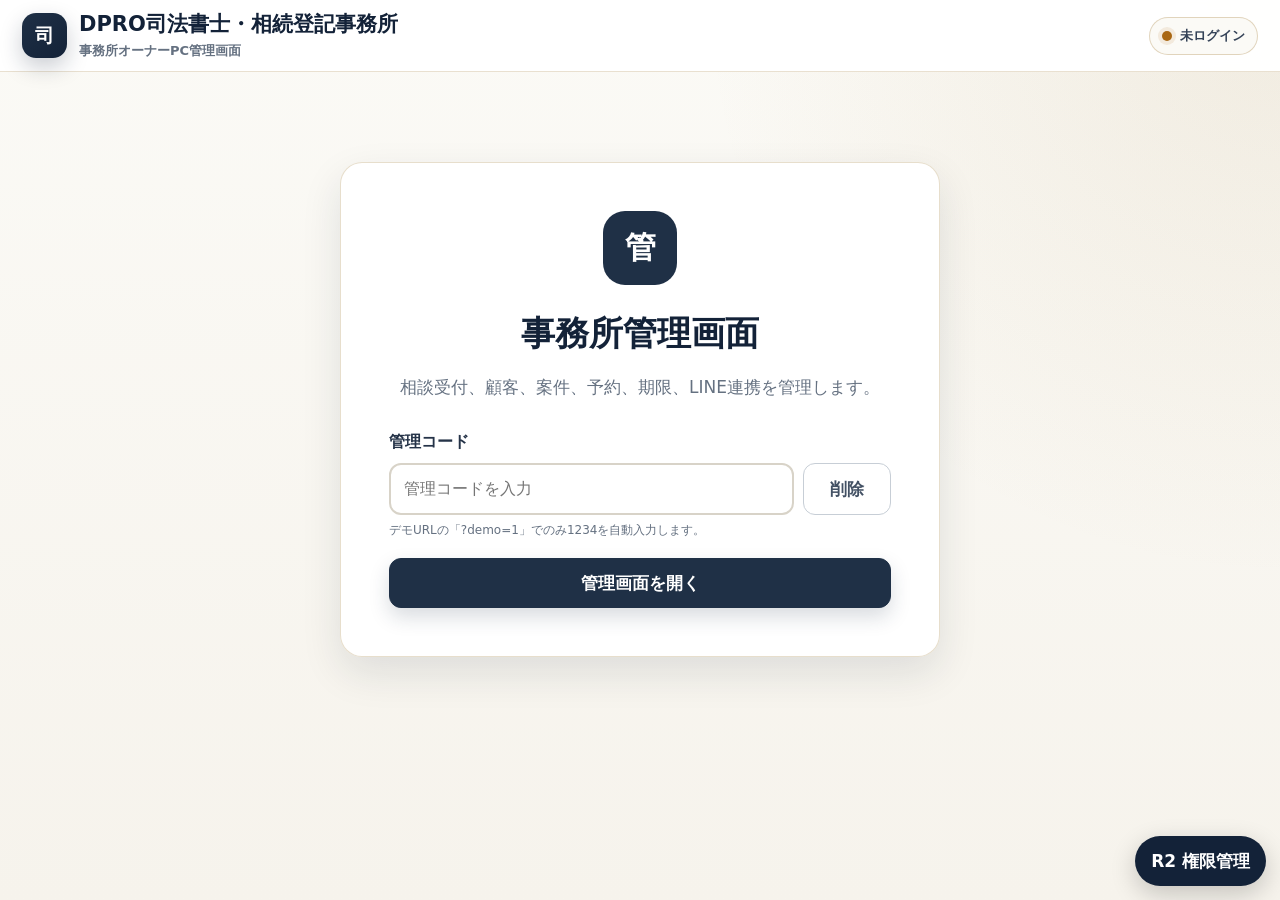
<file: owner.html>
<!doctype html>
<html lang="ja">
<head>
<meta charset="utf-8">
<meta name="viewport" content="width=device-width,initial-scale=1,viewport-fit=cover">
<meta name="theme-color" content="#1F3046">
<meta name="description" content="DPRO司法書士・相続登記 LINE 事務所オーナーPC管理画面">
<title>事務所管理｜DPRO司法書士・相続登記 LINE</title>
<link rel="stylesheet" href="./dpro-base.css">
<style>
:root{
 --navy:#1f3046;--deep:#132238;--gold:#a17b35;--ivory:#f6f3ec;
 --text:#1c2733;--muted:#657181;--border:#ddd7ca;--success:#2f7a55;
 --warning:#a96713;--danger:#b42318;--shadow:0 16px 40px rgba(19,34,56,.11);
 --side:258px;
}
*{box-sizing:border-box}
html{min-width:320px;font-family:system-ui,-apple-system,BlinkMacSystemFont,"Segoe UI","Noto Sans JP",sans-serif;font-size:16px;line-height:1.65;background:var(--ivory);color:var(--text)}
body{margin:0;min-height:100vh;background:radial-gradient(circle at 100% 0%,rgba(161,123,53,.11),transparent 34rem),linear-gradient(180deg,#fbfaf6 0%,var(--ivory) 100%)}
button,input,select,textarea{font:inherit}button{cursor:pointer}button:disabled{opacity:.55;cursor:not-allowed}.hidden{display:none!important}
header{position:sticky;z-index:80;top:0;display:flex;min-height:72px;align-items:center;justify-content:space-between;gap:18px;padding:0 22px;border-bottom:1px solid rgba(161,123,53,.23);background:rgba(255,255,255,.97);backdrop-filter:blur(14px)}
.brand{display:flex;min-width:0;align-items:center;gap:12px;color:inherit;text-decoration:none}.mark{display:grid;width:45px;height:45px;flex:0 0 auto;place-items:center;border-radius:14px;color:#fff;background:linear-gradient(145deg,var(--navy),var(--deep));box-shadow:0 9px 22px rgba(19,34,56,.22);font-size:19px;font-weight:900}.brand-name{display:block;overflow:hidden;color:var(--deep);font-size:clamp(15px,2vw,20px);font-weight:900;line-height:1.35;text-overflow:ellipsis;white-space:nowrap}.brand-sub{display:block;margin-top:2px;color:var(--muted);font-size:12px;font-weight:700}
.h-actions{display:flex;align-items:center;gap:9px}.badge{display:inline-flex;min-height:38px;align-items:center;gap:8px;padding:7px 12px;border:1px solid rgba(161,123,53,.3);border-radius:999px;background:#fbfaf6;color:#344257;font-size:13px;font-weight:900;white-space:nowrap}.dot{width:10px;height:10px;border-radius:99px;background:var(--warning);box-shadow:0 0 0 4px rgba(169,103,19,.11)}.badge[data-status=ok] .dot{background:var(--success);box-shadow:0 0 0 4px rgba(47,122,85,.12)}.badge[data-status=error] .dot{background:var(--danger)}
.hbtn,.menu-btn{min-height:42px;border:1px solid #c7ced6;border-radius:11px;background:#fff;color:#354456;font-size:13px;font-weight:900}.hbtn{padding:8px 13px}.menu-btn{display:none;width:44px;font-size:20px}
.login-shell{display:grid;min-height:calc(100vh - 72px);padding:36px 18px 70px;place-items:start center}.login-card{width:min(600px,100%);margin-top:54px;padding:clamp(28px,5vw,48px);border:1px solid rgba(161,123,53,.25);border-radius:22px;background:rgba(255,255,255,.98);box-shadow:var(--shadow)}.login-icon{display:grid;width:74px;height:74px;margin:0 auto 20px;place-items:center;border-radius:22px;color:#fff;background:var(--navy);font-size:31px;font-weight:900}.login-card h1{margin:0;color:var(--deep);font-size:clamp(26px,4vw,34px);text-align:center}.login-card>p{margin:12px auto 0;color:var(--muted);text-align:center}.login-form{display:grid;gap:17px;margin-top:28px}
.field label{display:block;margin-bottom:7px;color:#253348;font-weight:900}.control{width:100%;min-height:50px;padding:11px 13px;border:2px solid #d8d3c8;border-radius:12px;background:#fff;color:var(--text);outline:none}.control:focus{border-color:var(--gold);box-shadow:0 0 0 4px rgba(161,123,53,.18)}textarea.control{min-height:120px;resize:vertical}.help{margin:6px 0 0;color:var(--muted);font-size:12px}.code-row{display:grid;grid-template-columns:1fr auto;gap:9px}.clear-btn{min-width:88px;border:1px solid #c7ced6;border-radius:12px;background:#fff;color:#435164;font-weight:900}
.primary,.secondary,.danger,.small{display:inline-flex;min-height:48px;align-items:center;justify-content:center;gap:8px;padding:10px 17px;border-radius:12px;font-weight:900;text-decoration:none}.primary{border:1px solid var(--navy);background:var(--navy);color:#fff;box-shadow:0 9px 20px rgba(31,48,70,.17)}.secondary{border:1px solid #bdc5ce;background:#fff;color:#354456}.danger{border:1px solid #e4b9b5;background:#fff5f4;color:#982119}.small{min-height:38px;padding:6px 10px;border:1px solid #c2cad2;background:#fff;color:#354456;font-size:12px}.small.primary{border-color:var(--navy);background:var(--navy);color:#fff}
.msg{display:none;padding:13px 14px;border-radius:11px;font-size:13px;font-weight:900}.msg.show{display:block}.msg[data-tone=success]{color:#205c40;background:#eaf6ef}.msg[data-tone=error]{color:#922018;background:#fff0ef}.demo-note{display:none;margin-top:18px;padding:14px 16px;border-left:5px solid var(--gold);border-radius:11px;background:#fff8e9;color:#57492e;font-size:13px}.demo-note.show{display:block}
.app{display:none;min-height:calc(100vh - 72px)}.app.show{display:grid;grid-template-columns:var(--side) minmax(0,1fr)}aside{position:sticky;top:72px;align-self:start;height:calc(100vh - 72px);overflow-y:auto;border-right:1px solid rgba(161,123,53,.22);background:rgba(255,255,255,.96)}.profile{padding:22px 18px 17px;border-bottom:1px solid #e5e0d7}.profile strong{display:block;color:var(--deep);font-size:15px}.profile span{display:block;margin-top:5px;color:var(--muted);font-size:12px}.nav{display:grid;gap:5px;padding:15px 12px 24px}.nav-btn{display:grid;grid-template-columns:34px minmax(0,1fr) auto;gap:10px;min-height:50px;align-items:center;width:100%;padding:8px 10px;border:1px solid transparent;border-radius:12px;background:transparent;color:#4a5869;text-align:left;font-weight:900}.nav-btn:hover{background:#f5f3ee}.nav-btn.active{background:var(--navy);color:#fff;box-shadow:0 8px 20px rgba(31,48,70,.17)}.nav-icon{display:grid;width:32px;height:32px;place-items:center;border-radius:10px;background:var(--gold);color:#fff;font-size:13px;font-weight:900}.nav-btn.active .nav-icon{background:#fff;color:var(--navy)}.nav-count{display:grid;min-width:25px;min-height:25px;place-items:center;padding:2px 7px;border-radius:99px;background:#fff2dc;color:#6d4b13;font-size:11px}.nav-btn.active .nav-count{background:#fff;color:var(--navy)}
.content{min-width:0;padding:28px clamp(18px,3vw,34px) 70px}.section{display:none}.section.active{display:block}.section-head{display:flex;align-items:flex-end;justify-content:space-between;gap:18px;margin-bottom:19px}.eyebrow{margin:0 0 5px;color:var(--gold);font-size:12px;font-weight:900;letter-spacing:.11em}.section-head h1{margin:0;color:var(--deep);font-size:clamp(27px,4vw,39px);line-height:1.3}.section-head p{margin:7px 0 0;color:var(--muted);font-size:14px}.section-actions{display:flex;flex-wrap:wrap;justify-content:flex-end;gap:9px}
.metrics{display:grid;grid-template-columns:repeat(4,minmax(0,1fr));gap:14px;margin-bottom:20px}.metric{min-height:122px;padding:19px;border:1px solid rgba(161,123,53,.22);border-radius:17px;background:#fff;box-shadow:0 10px 26px rgba(19,34,56,.07)}.metric-label{display:flex;align-items:center;gap:8px;color:var(--muted);font-size:12px;font-weight:900}.metric-icon{display:grid;width:31px;height:31px;place-items:center;border-radius:10px;background:var(--gold);color:#fff;font-size:13px;font-weight:900}.metric strong{display:block;margin-top:13px;color:var(--deep);font-size:clamp(24px,3vw,29px);line-height:1.25}.metric small{display:block;margin-top:5px;color:var(--muted);font-size:11px}
.dash-grid{display:grid;grid-template-columns:minmax(0,1.2fr) minmax(330px,.8fr);gap:18px}.panel{overflow:hidden;border:1px solid rgba(161,123,53,.23);border-radius:18px;background:#fff;box-shadow:0 12px 30px rgba(19,34,56,.08)}.panel+.panel{margin-top:17px}.panel-head{display:flex;align-items:center;justify-content:space-between;gap:14px;padding:17px 20px;border-bottom:1px solid #e4dfd6;background:linear-gradient(180deg,#fff 0%,#fcfbf7 100%)}.panel-head h2{margin:0;color:var(--deep);font-size:19px}.panel-body{padding:18px 20px 21px}.stack{display:grid;gap:10px}.compact{display:grid;grid-template-columns:auto minmax(0,1fr) auto;gap:12px;align-items:center;padding:13px 14px;border:1px solid #ded9cf;border-radius:13px;background:#fff}.cicon{display:grid;width:39px;height:39px;place-items:center;border-radius:12px;background:var(--warning);color:#fff;font-size:13px;font-weight:900}.ctext strong{display:block;color:var(--deep);font-size:14px}.ctext span{display:block;margin-top:2px;color:var(--muted);font-size:12px}.cdate{color:#6c5a42;font-size:11px;font-weight:900;text-align:right;white-space:nowrap}.empty{display:grid;min-height:125px;place-items:center;padding:20px;color:var(--muted);text-align:center}.empty strong{display:block;color:var(--deep);font-size:17px}
.toolbar{display:flex;flex-wrap:wrap;gap:10px;margin-bottom:15px;padding:13px;border:1px solid rgba(161,123,53,.22);border-radius:15px;background:#fff}.toolbar .control{min-height:45px;width:auto;min-width:160px;padding:8px 11px}.search{min-width:min(360px,100%)!important;flex:1 1 300px}
.table-wrap{overflow-x:auto;border:1px solid rgba(161,123,53,.23);border-radius:17px;background:#fff;box-shadow:0 12px 30px rgba(19,34,56,.07)}table{width:100%;min-width:880px;border-collapse:collapse}th,td{padding:13px 12px;border-bottom:1px solid #e8e4dc;text-align:left;vertical-align:middle}th{color:#5e6a77;background:#faf9f5;font-size:12px;font-weight:900;white-space:nowrap}td{color:#344257;font-size:13px}tbody tr:hover{background:#fffdf8}.main-cell{color:var(--deep);font-weight:900}.subtext{display:block;margin-top:2px;color:var(--muted);font-size:11px}.status{display:inline-flex;min-height:30px;align-items:center;padding:5px 9px;border-radius:99px;background:#eaf0f5;color:#3c566b;font-size:11px;font-weight:900;white-space:nowrap}.status[data-tone=success]{background:#eaf6ef;color:#205c40}.status[data-tone=warning]{background:#fff3df;color:#76470e}.status[data-tone=danger]{background:#fff0ef;color:#912117}.status[data-tone=purple]{background:#f2eafb;color:#5f3b7c}.actions{display:flex;flex-wrap:wrap;gap:6px}
.detail-grid{display:grid;grid-template-columns:repeat(2,minmax(0,1fr));gap:14px}.detail-card{padding:18px;border:1px solid #ded9cf;border-radius:15px;background:#fff}.detail-card.full{grid-column:1/-1}.detail-card h3{margin:0 0 12px;color:var(--deep);font-size:17px}.dlist{display:grid;margin:0}.drow{display:grid;grid-template-columns:145px minmax(0,1fr);gap:14px;padding:9px 0;border-bottom:1px dashed #e4dfd6}.drow:last-child{border-bottom:0}.drow dt{color:var(--muted);font-size:12px;font-weight:900}.drow dd{margin:0;color:#344257;font-size:13px;font-weight:800;overflow-wrap:anywhere}.sub-list{display:grid;gap:9px}.sub-item{display:grid;grid-template-columns:minmax(0,1fr) auto;gap:12px;align-items:center;padding:12px 13px;border:1px solid #e1ddd4;border-radius:12px;background:#fcfbf8}.sub-item strong{display:block;color:var(--deep);font-size:13px}.sub-item span{display:block;margin-top:2px;color:var(--muted);font-size:11px}
.settings-grid{display:grid;grid-template-columns:minmax(0,1fr) minmax(320px,.65fr);gap:18px}.settings-form{display:grid;grid-template-columns:repeat(2,minmax(0,1fr));gap:16px}.full{grid-column:1/-1}.note{padding:15px 17px;border-left:5px solid var(--gold);border-radius:11px;background:#faf7ef;color:#435164}.checks{display:grid;gap:9px}.check{display:flex;align-items:center;justify-content:space-between;gap:12px;padding:12px 13px;border:1px solid #ded9cf;border-radius:12px;background:#fff}.check span{color:#435164;font-size:13px;font-weight:800}.check strong{color:var(--success);font-size:12px}.check strong[data-ok=false]{color:var(--danger)}
.drawer-bg,.modal-bg{position:fixed;z-index:120;inset:0;display:none;background:rgba(19,34,56,.56);backdrop-filter:blur(4px)}.drawer-bg.show,.modal-bg.show{display:block}.drawer{position:absolute;top:0;right:0;width:min(820px,100%);height:100%;overflow-y:auto;background:#f8f6f0;box-shadow:-18px 0 50px rgba(19,34,56,.24)}.drawer-head{position:sticky;z-index:2;top:0;display:flex;align-items:center;justify-content:space-between;padding:18px 20px;border-bottom:1px solid #ddd7ca;background:rgba(255,255,255,.97)}.drawer-head h2{margin:0;color:var(--deep);font-size:21px}.drawer-body{padding:20px}.close{display:grid;width:42px;height:42px;place-items:center;border:1px solid #c7ced6;border-radius:11px;background:#fff;color:#354456;font-size:19px;font-weight:900}
.modal-bg{padding:20px;place-items:center}.modal-bg.show{display:grid}.modal{width:min(580px,100%);overflow:hidden;border-radius:19px;background:#fff;box-shadow:0 24px 70px rgba(19,34,56,.3)}.modal-head{display:flex;align-items:center;justify-content:space-between;padding:18px 21px;border-bottom:1px solid #e4dfd6}.modal-head h2{margin:0;color:var(--deep);font-size:21px}.modal-body{padding:21px}.modal-actions{display:flex;justify-content:flex-end;gap:10px;padding:16px 21px 21px}.overlay{position:fixed;z-index:69;inset:72px 0 0;display:none;background:rgba(19,34,56,.45)}.overlay.show{display:block}
@media(max-width:1100px){.metrics{grid-template-columns:repeat(2,minmax(0,1fr))}.dash-grid,.settings-grid{grid-template-columns:1fr}}
@media(max-width:820px){header{min-height:68px;padding-inline:12px}.brand-sub,.badge span:last-child{display:none}.menu-btn{display:grid}.app.show{grid-template-columns:1fr}aside{position:fixed;z-index:70;top:68px;bottom:0;left:0;width:min(var(--side),88vw);height:auto;transform:translateX(-105%);transition:.18s;box-shadow:16px 0 40px rgba(19,34,56,.2)}aside.open{transform:none}.content{padding:22px 14px 65px}.section-head{display:grid}.section-actions{justify-content:flex-start}.detail-grid,.settings-form{grid-template-columns:1fr}.detail-card.full,.full{grid-column:auto}}
@media(max-width:560px){.brand-name{max-width:205px}.hbtn{display:none}.metrics{grid-template-columns:1fr}.compact{grid-template-columns:auto 1fr}.cdate{grid-column:2;text-align:left}.toolbar{display:grid}.toolbar .control{width:100%;min-width:0!important}.drow{grid-template-columns:1fr;gap:3px}.modal-actions{display:grid;grid-template-columns:1fr 1fr}}
</style>
<style id="shiho-owner-r1-readability">
/* STEP SHIHO-7-R1：葬儀システム基準の可読性へ拡大 */
:root {
  --side: 278px;
}

html {
  font-size: 17px;
}

.owner-brand__name,
.brand-name {
  font-size: clamp(17px, 2vw, 21px);
}

.owner-brand__sub,
.brand-sub {
  font-size: 13px;
}

.profile strong {
  font-size: 16px;
}

.profile span {
  font-size: 13px;
}

.nav-btn {
  min-height: 54px;
  padding: 9px 11px;
  font-size: 15px;
}

.nav-icon {
  width: 34px;
  height: 34px;
  font-size: 14px;
}

.nav-count {
  min-width: 27px;
  min-height: 27px;
  font-size: 12px;
}

.section-head p {
  font-size: 15px;
}

.metric {
  min-height: 132px;
  padding: 21px;
}

.metric-label {
  font-size: 14px;
}

.metric strong {
  font-size: clamp(27px, 3vw, 32px);
}

.metric small {
  font-size: 13px;
}

.panel-head {
  padding: 19px 21px;
}

.panel-head h2 {
  font-size: 21px;
}

.panel-body {
  padding: 20px 21px 23px;
}

.compact {
  min-height: 74px;
  padding: 15px 16px;
}

.cicon {
  width: 42px;
  height: 42px;
  font-size: 14px;
}

.ctext strong {
  font-size: 15px;
}

.ctext span {
  margin-top: 3px;
  font-size: 13px;
}

.cdate {
  font-size: 12px;
}

.toolbar .control {
  min-height: 48px;
  font-size: 15px;
}

th {
  font-size: 13px;
}

td {
  font-size: 14px;
}

.subtext {
  font-size: 12px;
}

.status {
  min-height: 32px;
  font-size: 12px;
}

.small {
  min-height: 41px;
  font-size: 13px;
}

.field label {
  font-size: 16px;
}

.control {
  min-height: 52px;
  font-size: 16px;
}

.detail-card h3 {
  font-size: 18px;
}

.drow dt {
  font-size: 13px;
}

.drow dd {
  font-size: 14px;
}

.sub-item strong {
  font-size: 14px;
}

.sub-item span {
  font-size: 12px;
}

.check span {
  font-size: 14px;
}

.check strong {
  font-size: 13px;
}

@media (max-width: 820px) {
  :root {
    --side: 290px;
  }

  html {
    font-size: 16px;
  }

  .nav-btn {
    font-size: 15px;
  }
}
</style>
</head>
<body>

<header>
  <div style="display:flex;align-items:center;gap:10px;min-width:0">
    <button class="menu-btn hidden" id="menu-toggle" type="button" aria-label="メニュー">☰</button>
    <a class="brand" href="./owner.html">
      <span class="mark">司</span>
      <span><span class="brand-name" id="header-office">DPRO司法書士・相続登記事務所</span><span class="brand-sub">事務所オーナーPC管理画面</span></span>
    </a>
  </div>
  <div class="h-actions">
    <div class="badge" id="connection-badge" data-status="checking"><span class="dot"></span><span id="connection-text">未ログイン</span></div>
    <button class="hbtn hidden" id="refresh-button" type="button">更新</button>
    <button class="hbtn hidden" id="logout-button" type="button">ログアウト</button>
  </div>
</header>

<main>
<section class="login-shell" id="login-shell">
  <div class="login-card">
    <div class="login-icon">管</div>
    <h1>事務所管理画面</h1>
    <p>相談受付、顧客、案件、予約、期限、LINE連携を管理します。</p>
    <form class="login-form" id="login-form">
      <div class="field">
        <label for="admin-code">管理コード</label>
        <div class="code-row">
          <input class="control" id="admin-code" type="password" inputmode="numeric" maxlength="200" placeholder="管理コードを入力" required>
          <button class="clear-btn" id="clear-code" type="button">削除</button>
        </div>
        <p class="help">デモURLの「?demo=1」でのみ1234を自動入力します。</p>
      </div>
      <div class="msg" id="login-message"></div>
      <button class="primary" id="login-button" type="submit">管理画面を開く</button>
    </form>
    <div class="demo-note" id="demo-note">デモモードです。管理コード1234でログインします。本番では1234を使用できません。</div>
  </div>
</section>

<section class="app" id="owner-app">
<aside id="sidebar">
  <div class="profile"><strong id="side-office">—</strong><span id="side-staff">—</span></div>
  <nav class="nav">
    <button class="nav-btn active" data-target="dashboard"><span class="nav-icon">概</span><span>ダッシュボード</span><span></span></button>
    <button class="nav-btn" data-target="inquiries"><span class="nav-icon">相</span><span>相談受付</span><span class="nav-count" id="nav-inquiry">0</span></button>
    <button class="nav-btn" data-target="clients"><span class="nav-icon">顧</span><span>顧客</span><span></span></button>
    <button class="nav-btn" data-target="cases"><span class="nav-icon">案</span><span>案件</span><span class="nav-count" id="nav-case">0</span></button>
    <button class="nav-btn" data-target="appointments"><span class="nav-icon">予</span><span>予約・予定</span><span></span></button>
    <button class="nav-btn" data-target="line"><span class="nav-icon">L</span><span>LINE連携承認</span><span class="nav-count" id="nav-line">0</span></button>
    <button class="nav-btn" data-target="staff"><span class="nav-icon">担</span><span>スタッフ</span><span></span></button>
    <button class="nav-btn" data-target="settings"><span class="nav-icon">設</span><span>事務所設定</span><span></span></button>
  </nav>
</aside>
<div class="overlay" id="overlay"></div>

<div class="content">
<section class="section active" data-section="dashboard">
  <div class="section-head">
    <div><p class="eyebrow">OWNER DASHBOARD</p><h1>今日の確認事項</h1><p id="today-label">—</p></div>
    <div class="section-actions">
      <button class="secondary" id="system-check" type="button">system-check</button>
      <button class="secondary" id="demo-prepare" type="button">デモデータ再生成</button>
    </div>
  </div>
  <div class="metrics">
    <article class="metric"><div class="metric-label"><span class="metric-icon">新</span>新規相談</div><strong id="m-new">0件</strong><small>未確認の相談受付</small></article>
    <article class="metric"><div class="metric-label"><span class="metric-icon">予</span>本日の予約</div><strong id="m-today">0件</strong><small>予約・確定・来所・相談中</small></article>
    <article class="metric"><div class="metric-label"><span class="metric-icon">書</span>書類対応待ち</div><strong id="m-docs">0件</strong><small>未提出・不足・差し替え</small></article>
    <article class="metric"><div class="metric-label"><span class="metric-icon">期</span>7日以内の期限</div><strong id="m-deadline">0件</strong><small>候補日・確定日を含む</small></article>
    <article class="metric"><div class="metric-label"><span class="metric-icon">補</span>補正対応</div><strong id="m-correction">0件</strong><small>法務局からの補正</small></article>
    <article class="metric"><div class="metric-label"><span class="metric-icon">案</span>対応期限超過案件</div><strong id="m-case-due">0件</strong><small>次の対応日を超過</small></article>
    <article class="metric"><div class="metric-label"><span class="metric-icon">作</span>期限超過タスク</div><strong id="m-task">0件</strong><small>未完了タスク</small></article>
    <article class="metric"><div class="metric-label"><span class="metric-icon">L</span>LINE承認待ち</div><strong id="m-line">0件</strong><small>顧客との紐付け申請</small></article>
  </div>
  <div class="dash-grid">
    <div>
      <section class="panel"><div class="panel-head"><h2>新着・確認中の相談</h2><button class="small" data-jump="inquiries">一覧</button></div><div class="panel-body"><div class="stack" id="dash-inquiries"></div></div></section>
      <section class="panel"><div class="panel-head"><h2>進行中の案件</h2><button class="small" data-jump="cases">一覧</button></div><div class="panel-body"><div class="stack" id="dash-cases"></div></div></section>
    </div>
    <div>
      <section class="panel"><div class="panel-head"><h2>本日以降の予約</h2><button class="small" data-jump="appointments">一覧</button></div><div class="panel-body"><div class="stack" id="dash-appointments"></div></div></section>
      <section class="panel"><div class="panel-head"><h2>期限・タスク</h2></div><div class="panel-body"><div class="stack" id="dash-deadlines"></div></div></section>
    </div>
  </div>
</section>

<section class="section" data-section="inquiries">
  <div class="section-head"><div><p class="eyebrow">INQUIRIES</p><h1>相談受付</h1><p>新規相談、状態、緊急度、担当者を管理します。</p></div></div>
  <div class="toolbar">
    <input class="control search" id="inq-q" type="search" placeholder="受付番号・相談内容">
    <select class="control" id="inq-status"><option value="">すべての状態</option><option value="new">新規</option><option value="reviewing">確認中</option><option value="scheduling">日程調整中</option><option value="appointment_confirmed">相談日時確定</option><option value="consulted">相談済み</option><option value="engagement_pending">受任待ち</option><option value="engaged">受任済み</option><option value="on_hold">保留</option><option value="cancelled">取消</option></select>
    <button class="primary" id="inq-search">検索</button>
  </div>
  <div class="table-wrap"><table><thead><tr><th>受付</th><th>顧客</th><th>相談分野</th><th>緊急度</th><th>状態</th><th>担当</th><th>受付日時</th><th>操作</th></tr></thead><tbody id="inq-body"></tbody></table></div>
</section>

<section class="section" data-section="clients">
  <div class="section-head"><div><p class="eyebrow">CLIENTS</p><h1>顧客</h1><p>氏名・フリガナ・顧客番号・電話番号で検索できます。</p></div></div>
  <div class="toolbar">
    <input class="control search" id="client-q" type="search" placeholder="氏名・フリガナ・顧客番号">
    <input class="control" id="client-phone" type="tel" placeholder="電話番号">
    <button class="primary" id="client-search">検索</button>
  </div>
  <div class="table-wrap"><table><thead><tr><th>顧客番号</th><th>氏名</th><th>電話</th><th>連絡方法</th><th>LINE</th><th>案件</th><th>最終更新</th></tr></thead><tbody id="client-body"></tbody></table></div>
</section>

<section class="section" data-section="cases">
  <div class="section-head"><div><p class="eyebrow">CASES</p><h1>案件</h1><p>相続関係者、不動産、書類、申請、補正、期限を確認します。</p></div></div>
  <div class="toolbar">
    <input class="control search" id="case-q" type="search" placeholder="案件番号・案件名・顧客名・被相続人">
    <select class="control" id="case-status"><option value="">すべての状態</option><option value="initial_review">初期確認</option><option value="engaged">受任済み</option><option value="collecting_family_registers">戸籍収集中</option><option value="checking_heirs">相続関係確認</option><option value="checking_properties">不動産確認</option><option value="waiting_documents">書類待ち</option><option value="drafting_application">申請準備</option><option value="submitted">申請済み</option><option value="correction">補正対応</option><option value="completed">完了</option></select>
    <button class="primary" id="case-search">検索</button>
  </div>
  <div class="table-wrap"><table><thead><tr><th>案件</th><th>顧客</th><th>被相続人</th><th>状態</th><th>優先度</th><th>次の対応</th><th>書類待ち</th><th>期限30日</th><th>操作</th></tr></thead><tbody id="case-body"></tbody></table></div>
</section>

<section class="section" data-section="appointments">
  <div class="section-head"><div><p class="eyebrow">APPOINTMENTS</p><h1>相談予約・次回予定</h1><p>来所、電話、オンライン、書類受渡しの予定です。</p></div></div>
  <div class="toolbar">
    <input class="control" id="appt-date" type="date">
    <select class="control" id="appt-status"><option value="">すべての状態</option><option value="reserved">予約受付</option><option value="confirmed">確定</option><option value="arrived">来所済み</option><option value="in_progress">相談中</option><option value="completed">完了</option><option value="change_requested">変更希望</option><option value="cancel_requested">取消希望</option><option value="cancelled">取消済み</option></select>
    <button class="primary" id="appt-search">表示</button>
  </div>
  <div class="table-wrap"><table><thead><tr><th>日時</th><th>顧客</th><th>種別</th><th>方法</th><th>担当</th><th>状態</th><th>場所・備考</th></tr></thead><tbody id="appt-body"></tbody></table></div>
</section>

<section class="section" data-section="line">
  <div class="section-head"><div><p class="eyebrow">LINE LINK APPROVAL</p><h1>LINE連携承認</h1><p>顧客情報とLINEアカウントの紐付け申請を確認します。</p></div></div>
  <div class="toolbar"><select class="control" id="line-status"><option value="pending">承認待ち</option><option value="approved">承認済み</option><option value="rejected">却下</option><option value="expired">期限切れ</option></select><button class="primary" id="line-search">表示</button></div>
  <div class="table-wrap"><table><thead><tr><th>申請日時</th><th>顧客</th><th>電話</th><th>現在のLINE状態</th><th>有効期限</th><th>申請状態</th><th>操作</th></tr></thead><tbody id="line-body"></tbody></table></div>
</section>

<section class="section" data-section="staff">
  <div class="section-head"><div><p class="eyebrow">STAFF</p><h1>スタッフ</h1><p>役割、期限確定権限、機密書類閲覧権限を確認します。</p></div></div>
  <div class="table-wrap"><table><thead><tr><th>スタッフ</th><th>役割</th><th>電話</th><th>期限確定</th><th>機密書類</th><th>設定変更</th><th>状態</th></tr></thead><tbody id="staff-body"></tbody></table></div>
</section>

<section class="section" data-section="settings">
  <div class="section-head"><div><p class="eyebrow">SETTINGS</p><h1>事務所設定</h1><p>事務所情報と安全設定を管理します。</p></div></div>
  <div class="settings-grid">
    <section class="panel"><div class="panel-head"><h2>基本情報</h2></div><div class="panel-body">
      <form class="settings-form" id="settings-form">
        <div class="field full"><label for="s-name">事務所名</label><input class="control" id="s-name" maxlength="200"></div>
        <div class="field full"><label for="s-subtitle">サブタイトル</label><input class="control" id="s-subtitle" maxlength="300"></div>
        <div class="field"><label for="s-representative">代表者名</label><input class="control" id="s-representative" maxlength="100"></div>
        <div class="field"><label for="s-phone">電話番号</label><input class="control" id="s-phone" type="tel"></div>
        <div class="field"><label for="s-email">メール</label><input class="control" id="s-email" type="email"></div>
        <div class="field"><label for="s-website">Webサイト</label><input class="control" id="s-website" type="url"></div>
        <div class="field"><label for="s-pref">都道府県</label><input class="control" id="s-pref"></div>
        <div class="field"><label for="s-city">市区町村</label><input class="control" id="s-city"></div>
        <div class="field full"><label for="s-address">住所</label><input class="control" id="s-address"></div>
        <div class="field"><label for="s-booking">予約受付日数</label><input class="control" id="s-booking" type="number" min="1" max="365"></div>
        <div class="field"><label for="s-url-seconds">書類閲覧URL有効秒数</label><input class="control" id="s-url-seconds" type="number" min="60" max="1800"></div>
        <div class="msg full" id="settings-message"></div>
        <div class="full"><button class="primary" id="settings-save" type="submit">設定を保存</button></div>
      </form>
    </div></section>
    <div>
      <section class="panel"><div class="panel-head"><h2>安全設定</h2></div><div class="panel-body"><div class="note">法的期限、相続人、相続分、遺言の有効性はシステムで確定しません。期限確定は権限を持つ司法書士が行います。</div><div class="checks" style="margin-top:15px"><div class="check"><span>予約枠</span><strong>30分固定</strong></div><div class="check"><span>LINE連携</span><strong>事務所承認制</strong></div><div class="check"><span>機密書類</span><strong>非公開Storage</strong></div><div class="check"><span>管理コード1234</span><strong>デモのみ</strong></div></div></div></section>
      <section class="panel"><div class="panel-head"><h2>system-check結果</h2></div><div class="panel-body"><div class="checks" id="check-list"><div class="empty"><div><strong>未実行</strong>上部のsystem-checkを押してください。</div></div></div></div></section>
    </div>
  </div>
</section>
</div>
</section>
</main>

<div class="drawer-bg" id="case-drawer"><div class="drawer"><div class="drawer-head"><h2>案件詳細</h2><button class="close" id="drawer-close">×</button></div><div class="drawer-body" id="drawer-body"></div></div></div>

<div class="modal-bg" id="inquiry-modal"><div class="modal"><div class="modal-head"><h2>相談受付を更新</h2><button class="close" id="inq-modal-close">×</button></div><div class="modal-body">
  <div style="display:grid;gap:14px">
    <div class="field"><label for="mi-status">状態</label><select class="control" id="mi-status"><option value="new">新規</option><option value="reviewing">確認中</option><option value="scheduling">日程調整中</option><option value="appointment_confirmed">相談日時確定</option><option value="consulted">相談済み</option><option value="engagement_pending">受任待ち</option><option value="engaged">受任済み</option><option value="declined">辞退</option><option value="on_hold">保留</option><option value="cancelled">取消</option></select></div>
    <div class="field"><label for="mi-urgency">緊急度</label><select class="control" id="mi-urgency"><option value="low">低</option><option value="normal">通常</option><option value="high">高</option><option value="urgent">至急</option></select></div>
    <div class="field"><label for="mi-staff">担当者</label><select class="control" id="mi-staff"><option value="">未割当</option></select></div>
    <div class="field"><label for="mi-public">お客様向けメッセージ</label><textarea class="control" id="mi-public"></textarea></div>
    <div class="field"><label for="mi-internal">内部メモ</label><textarea class="control" id="mi-internal"></textarea></div>
    <div class="msg" id="mi-message"></div>
  </div>
</div><div class="modal-actions"><button class="secondary" id="mi-cancel">閉じる</button><button class="primary" id="mi-save">保存</button></div></div></div>

<div class="modal-bg" id="line-modal"><div class="modal"><div class="modal-head"><h2>LINE連携申請を確認</h2><button class="close" id="line-modal-close">×</button></div><div class="modal-body"><p id="line-summary" style="margin-top:0;color:#526071"></p><div class="field"><label for="line-reason">却下理由（却下時のみ）</label><textarea class="control" id="line-reason"></textarea></div><div class="msg" id="line-message"></div></div><div class="modal-actions"><button class="secondary" id="line-cancel">閉じる</button><button class="danger" id="line-reject">却下</button><button class="primary" id="line-approve">承認</button></div></div></div>

<!-- STEP SHIHO-12-R1: demo-only autologin and section deep link -->
<script src="./config.js"></script>
<script>

(() => {
"use strict";
const SESSION="dpro_shiho_admin_session";
const S={
 token:null,expires:0,office:null,staff:null,staffList:[],section:"dashboard",
 inquiries:[],currentInquiry:null,currentLine:null,demo:false
};
const $=id=>document.getElementById(id);
const E={};
const LABELS={
 inquiry:{
  new:["新規","warning"],reviewing:["確認中","neutral"],scheduling:["日程調整中","purple"],
  appointment_confirmed:["相談日時確定","success"],consulted:["相談済み","neutral"],
  engagement_pending:["受任待ち","warning"],engaged:["受任済み","success"],
  declined:["辞退","danger"],on_hold:["保留","danger"],cancelled:["取消","danger"]
 },
 case:{
  initial_review:["初期確認","neutral"],engaged:["受任済み","success"],
  collecting_family_registers:["戸籍収集中","warning"],checking_heirs:["相続関係確認","neutral"],
  checking_properties:["不動産確認","neutral"],waiting_inheritance_agreement:["遺産分割待ち","warning"],
  waiting_documents:["書類待ち","warning"],drafting_application:["申請準備","neutral"],
  submitted:["申請済み","success"],correction:["補正対応","warning"],
  registration_completed:["登記完了","success"],completed:["完了","success"],
  on_hold:["保留","danger"],cancelled:["取消","danger"]
 },
 appointment:{
  reserved:["予約受付","neutral"],confirmed:["確定","success"],arrived:["来所済み","neutral"],
  in_progress:["相談中","warning"],completed:["完了","success"],
  change_requested:["変更希望","warning"],cancel_requested:["取消希望","warning"],
  cancelled:["取消済み","danger"],no_show:["未来所","danger"]
 },
 line:{unlinked:["未連携","neutral"],pending:["承認待ち","warning"],approved:["連携済み","success"],rejected:["却下","danger"],disabled:["無効","danger"]},
 link:{pending:["承認待ち","warning"],approved:["承認済み","success"],rejected:["却下","danger"],expired:["期限切れ","danger"],used:["使用済み","success"],cancelled:["取消","danger"]},
 urgency:{low:["低","neutral"],normal:["通常","neutral"],high:["高","warning"],urgent:["至急","danger"]}
};
const ROLE={representative:"代表司法書士",judicial_scrivener:"司法書士",manager:"管理者",staff:"スタッフ",reception:"受付"};
const METHOD={office:"来所",phone:"電話",online:"オンライン",visit:"訪問",other:"その他"};
const APPT_TYPE={initial_consultation:"初回相談",followup_consultation:"継続相談",document_delivery:"書類お預かり",document_return:"原本返却",online_consultation:"オンライン相談",phone_consultation:"電話相談",other:"その他"};

document.addEventListener("DOMContentLoaded",init);

function init(){
 [
  "header-office","connection-badge","connection-text","refresh-button","logout-button","menu-toggle",
  "login-shell","login-form","admin-code","clear-code","login-button","login-message","demo-note",
  "owner-app","sidebar","overlay","side-office","side-staff","system-check","demo-prepare",
  "inq-q","inq-status","inq-search","inq-body","client-q","client-phone","client-search","client-body",
  "case-q","case-status","case-search","case-body","appt-date","appt-status","appt-search","appt-body",
  "line-status","line-search","line-body","staff-body","settings-form","settings-message","settings-save",
  "case-drawer","drawer-close","drawer-body","inquiry-modal","inq-modal-close","mi-status","mi-urgency",
  "mi-staff","mi-public","mi-internal","mi-message","mi-cancel","mi-save","line-modal",
  "line-modal-close","line-summary","line-reason","line-message","line-cancel","line-reject","line-approve"
 ].forEach(id=>E[id.replaceAll("-","_")]=$(id));
 bind();
 S.demo=window.DPRO_SHIHO.isDemoMode();
 if(S.demo){
  E.admin_code.value=window.DPRO_SHIHO_CONFIG.demo.adminCode;
  E.demo_note.classList.add("show");
 }
 const saved=readSession();
 if(saved){
  Object.assign(S,{token:saved.token,expires:saved.expires,office:saved.office,staff:saved.staff});
  openApp();
  loadInitial().catch(error=>{
   if([401,403].includes(Number(error?.status))) logout(false);
   else setConnection("error","接続エラー");
  });
 }else if(S.demo&&new URLSearchParams(location.search).get("autologin")==="1"){
  setTimeout(()=>E.login_form.requestSubmit(),0);
 }
}

function bind(){
 E.login_form.addEventListener("submit",login);
 E.clear_code.addEventListener("click",()=>{E.admin_code.value="";E.admin_code.focus()});
 E.refresh_button.addEventListener("click",refresh);
 E.logout_button.addEventListener("click",()=>logout(true));
 E.menu_toggle.addEventListener("click",()=>toggleMenu());
 E.overlay.addEventListener("click",closeMenu);
 document.querySelectorAll("[data-target]").forEach(b=>b.addEventListener("click",()=>showSection(b.dataset.target)));
 document.querySelectorAll("[data-jump]").forEach(b=>b.addEventListener("click",()=>showSection(b.dataset.jump)));
 E.system_check.addEventListener("click",runSystemCheck);
 E.demo_prepare.addEventListener("click",runDemoPrepare);
 E.inq_search.addEventListener("click",loadInquiries);
 E.client_search.addEventListener("click",loadClients);
 E.case_search.addEventListener("click",loadCases);
 E.appt_search.addEventListener("click",loadAppointments);
 E.line_search.addEventListener("click",loadLineLinks);
 E.settings_form.addEventListener("submit",saveSettings);
 E.drawer_close.addEventListener("click",closeDrawer);
 E.case_drawer.addEventListener("click",e=>{if(e.target===E.case_drawer)closeDrawer()});
 E.inq_modal_close.addEventListener("click",closeInquiryModal);
 E.mi_cancel.addEventListener("click",closeInquiryModal);
 E.mi_save.addEventListener("click",saveInquiry);
 E.inquiry_modal.addEventListener("click",e=>{if(e.target===E.inquiry_modal)closeInquiryModal()});
 E.line_modal_close.addEventListener("click",closeLineModal);
 E.line_cancel.addEventListener("click",closeLineModal);
 E.line_approve.addEventListener("click",()=>processLine("approve"));
 E.line_reject.addEventListener("click",()=>processLine("reject"));
 E.line_modal.addEventListener("click",e=>{if(e.target===E.line_modal)closeLineModal()});
 document.addEventListener("keydown",e=>{if(e.key==="Escape"){closeDrawer();closeInquiryModal();closeLineModal();closeMenu()}});
 window.addEventListener("resize",()=>{if(innerWidth>820)closeMenu()});
}

async function login(e){
 e.preventDefault();
 const code=E.admin_code.value.trim();
 if(!code){message(E.login_message,"管理コードを入力してください。","error");return}
 E.login_button.disabled=true;E.login_button.textContent="確認中";hideMessage(E.login_message);
 try{
  const r=await window.DPRO_SHIHO.apiFetch(window.DPRO_SHIHO_CONFIG.api.endpoints.adminLogin,{method:"POST",body:{code}});
  Object.assign(S,{token:r.token,expires:Date.now()+Math.max(60,Number(r.expires_in||28800)-30)*1000,office:r.office,staff:r.staff});
  sessionStorage.setItem(SESSION,JSON.stringify({token:S.token,expires:S.expires,office:S.office,staff:S.staff}));
  openApp();await loadInitial();
 }catch(error){message(E.login_message,error?.message||"ログインできませんでした。","error")}
 finally{E.login_button.disabled=false;E.login_button.textContent="管理画面を開く"}
}
function readSession(){
 try{
  const r=JSON.parse(sessionStorage.getItem(SESSION)||"null");
  if(r?.token&&Number(r.expires)>Date.now()+30000)return r;
 }catch{}
 sessionStorage.removeItem(SESSION);return null;
}
function openApp(){
 E.login_shell.classList.add("hidden");E.owner_app.classList.add("show");
 E.refresh_button.classList.remove("hidden");E.logout_button.classList.remove("hidden");E.menu_toggle.classList.remove("hidden");
 const name=S.office?.office_name||window.DPRO_SHIHO_CONFIG.system.officeName;
 E.header_office.textContent=name;E.side_office.textContent=name;
 E.side_staff.textContent=S.staff?`${S.staff.display_name}（${ROLE[S.staff.role]||S.staff.role}）`:"担当者";
 setConnection("ok","管理者ログイン済み");
}
async function adminFetch(path,options={}){
 if(!S.token)throw Object.assign(new Error("管理者認証が必要です。"),{status:401});
 try{return await window.DPRO_SHIHO.apiFetch(path,{...options,token:S.token})}
 catch(error){if([401,403].includes(Number(error?.status)))logout(false);throw error}
}
async function loadInitial(){
 setConnection("checking","データ取得中");
 await Promise.all([loadStaff(),loadDashboard(),loadLineCount()]);
 setConnection("ok","管理者ログイン済み");
 const requested=new URLSearchParams(location.search).get("section");
 const allowed=["dashboard","inquiries","clients","cases","appointments","line","staff","settings"];
 if(requested&&allowed.includes(requested)&&requested!==S.section){await showSection(requested)}
}

async function loadDashboard(){
 const r=await adminFetch(window.DPRO_SHIHO_CONFIG.api.endpoints.adminDashboard);
 const c=r.counts||{},inq=Array.isArray(r.inquiries)?r.inquiries:[],cases=Array.isArray(r.cases)?r.cases:[],appts=Array.isArray(r.appointments)?r.appointments:[],dead=Array.isArray(r.deadlines)?r.deadlines:[],tasks=Array.isArray(r.tasks)?r.tasks:[];
 $("today-label").textContent=new Intl.DateTimeFormat("ja-JP",{timeZone:"Asia/Tokyo",year:"numeric",month:"long",day:"numeric",weekday:"long"}).format(new Date());
 text("m-new",`${Number(c.new_inquiries||0)}件`);text("m-today",`${Number(c.today_appointments||0)}件`);text("m-docs",`${Number(c.open_document_requests||0)}件`);text("m-deadline",`${Number(c.deadline_7d||0)}件`);text("m-correction",`${Number(c.correction_applications||0)}件`);text("m-case-due",`${Number(c.action_due_cases||0)}件`);text("m-task",`${Number(c.overdue_tasks||0)}件`);
 text("nav-inquiry",Number(c.new_inquiries||0));text("nav-case",cases.filter(x=>!["completed","cancelled"].includes(x.status)).length);
 renderCompact($("dash-inquiries"),inq.slice(0,6).map(x=>({icon:"相",title:`${x.inquiry_no} ${x.client?.full_name||"顧客未確認"}`,detail:x.summary||x.category?.category_name||"相談内容確認中",date:dateTime(x.submitted_at)})),"現在、新着相談はありません。");
 renderCompact($("dash-cases"),cases.slice(0,7).map(x=>({icon:"案",title:`${x.case_no} ${x.case_title}`,detail:`${x.client_name||"顧客未確認"}・${label("case",x.status)[0]}${x.next_action?`・次：${x.next_action}`:""}`,date:x.next_action_due_date?`目安 ${dateOnly(x.next_action_due_date)}`:"期限なし"})),"現在、進行中の案件はありません。");
 renderCompact($("dash-appointments"),appts.slice(0,7).map(x=>({icon:"予",title:`${dateTime(x.start_at)} ${x.client?.full_name||"顧客"}`,detail:`${APPT_TYPE[x.appointment_type]||"相談"}・${METHOD[x.method]||"相談"}・${x.staff?.display_name||"担当未設定"}`,date:label("appointment",x.status)[0]})),"本日以降の予約はありません。");
 const rows=[...dead.map(x=>({icon:"期",title:x.title,detail:`${x.confirmation_status==="confirmed"?"確定期限":"確認候補"}・${x.public_note||""}`,date:x.due_date?dateOnly(x.due_date):"日付未確認"})),...tasks.map(x=>({icon:"作",title:x.title,detail:`${x.priority||"normal"}・${x.status}`,date:x.due_at?dateTime(x.due_at):"期限なし"}))].slice(0,10);
 renderCompact($("dash-deadlines"),rows,"期限・タスクの表示対象はありません。");
}
async function loadLineCount(){
 const r=await adminFetch(window.DPRO_SHIHO_CONFIG.api.endpoints.adminLineLinkRequests,{query:{status:"pending"}});
 const n=Array.isArray(r.requests)?r.requests.length:0;text("nav-line",n);text("m-line",`${n}件`);
}
async function loadStaff(){
 const r=await adminFetch(window.DPRO_SHIHO_CONFIG.api.endpoints.adminStaff);
 S.staffList=Array.isArray(r.staff)?r.staff:[];renderStaff();fillStaffOptions();
}
function renderStaff(){
 E.staff_body.replaceChildren();
 if(!S.staffList.length){emptyRow(E.staff_body,7,"スタッフが登録されていません。");return}
 S.staffList.forEach(x=>{
  const tr=document.createElement("tr");
  tr.append(primaryCell(x.display_name,x.staff_code),td(ROLE[x.role]||x.role),td(x.phone||"—"),badgeCell(x.can_confirm_legal_deadline?"可":"不可",x.can_confirm_legal_deadline?"success":"neutral"),badgeCell(x.can_view_sensitive_documents?"可":"不可",x.can_view_sensitive_documents?"success":"neutral"),badgeCell(x.can_manage_settings?"可":"不可",x.can_manage_settings?"success":"neutral"),badgeCell(x.is_active?"有効":"無効",x.is_active?"success":"danger"));
  E.staff_body.append(tr);
 });
}
function fillStaffOptions(){
 E.mi_staff.replaceChildren(new Option("未割当",""));
 S.staffList.filter(x=>x.is_active).forEach(x=>E.mi_staff.append(new Option(`${x.display_name}（${ROLE[x.role]||x.role}）`,x.id)));
}

async function loadInquiries(){
 setConnection("checking","相談一覧取得中");
 const r=await adminFetch(window.DPRO_SHIHO_CONFIG.api.endpoints.adminInquiries,{query:{page:1,limit:100,status:E.inq_status.value||undefined,q:E.inq_q.value.trim()||undefined}});
 S.inquiries=Array.isArray(r.inquiries)?r.inquiries:[];E.inq_body.replaceChildren();
 if(!S.inquiries.length)emptyRow(E.inq_body,8,"該当する相談受付はありません。");
 S.inquiries.forEach(x=>{
  const tr=document.createElement("tr");
  tr.append(primaryCell(x.inquiry_no,x.summary||""),primaryCell(x.client?.full_name||"顧客未確認",x.client?.client_no||""),td(x.category?.category_name||"未設定"),badgeCell(...label("urgency",x.urgency)),badgeCell(...label("inquiry",x.status)),td(x.assigned_staff?.display_name||"未割当"),td(dateTime(x.submitted_at)),actionCell([["更新",()=>openInquiry(x)]]));
  E.inq_body.append(tr);
 });
 setConnection("ok","管理者ログイン済み");
}
function openInquiry(x){
 S.currentInquiry=x;E.mi_status.value=x.status||"new";E.mi_urgency.value=x.urgency||"normal";E.mi_staff.value=x.assigned_staff_id||"";E.mi_public.value=x.client_visible_message||"";E.mi_internal.value=x.internal_note||"";hideMessage(E.mi_message);E.inquiry_modal.classList.add("show");
}
function closeInquiryModal(){E.inquiry_modal.classList.remove("show");S.currentInquiry=null}
async function saveInquiry(){
 if(!S.currentInquiry)return;
 E.mi_save.disabled=true;E.mi_save.textContent="保存中";
 try{
  const r=await adminFetch(`${window.DPRO_SHIHO_CONFIG.api.endpoints.adminInquiries}/${S.currentInquiry.id}`,{method:"PATCH",body:{status:E.mi_status.value,urgency:E.mi_urgency.value,assigned_staff_id:E.mi_staff.value||null,client_visible_message:E.mi_public.value.trim()||null,internal_note:E.mi_internal.value.trim()||null,first_reviewed_at:S.currentInquiry.first_reviewed_at||new Date().toISOString()}});
  message(E.mi_message,"相談受付を更新しました。","success");const i=S.inquiries.findIndex(x=>x.id===r.inquiry.id);if(i>=0)S.inquiries[i]={...S.inquiries[i],...r.inquiry};setTimeout(()=>{closeInquiryModal();loadInquiries();loadDashboard()},700);
 }catch(error){message(E.mi_message,error?.message||"更新できませんでした。","error")}
 finally{E.mi_save.disabled=false;E.mi_save.textContent="保存"}
}

async function loadClients(){
 setConnection("checking","顧客一覧取得中");
 const r=await adminFetch(window.DPRO_SHIHO_CONFIG.api.endpoints.adminClients,{query:{q:E.client_q.value.trim()||undefined,phone:E.client_phone.value.trim()||undefined,limit:100}});
 const rows=Array.isArray(r.clients)?r.clients:[];E.client_body.replaceChildren();
 if(!rows.length)emptyRow(E.client_body,7,"該当する顧客はありません。");
 rows.forEach(x=>{
  const tr=document.createElement("tr");
  tr.append(td(x.client_no||"—","main-cell"),primaryCell(x.full_name,x.full_name_kana||""),primaryCell(x.phone||"—",x.phone_normalized||""),td(contactLabel(x.preferred_contact_method)),badgeCell(...label("line",x.line_link_status)),td(`${Array.isArray(x.cases)?x.cases.length:0}件`),td(dateTime(x.updated_at)));
  E.client_body.append(tr);
 });
 setConnection("ok","管理者ログイン済み");
}

async function loadCases(){
 setConnection("checking","案件一覧取得中");
 const r=await adminFetch(window.DPRO_SHIHO_CONFIG.api.endpoints.adminCases,{query:{q:E.case_q.value.trim()||undefined,status:E.case_status.value||undefined,limit:100}});
 const rows=Array.isArray(r.cases)?r.cases:[];E.case_body.replaceChildren();
 if(!rows.length)emptyRow(E.case_body,9,"該当する案件はありません。");
 rows.forEach(x=>{
  const tr=document.createElement("tr");
  tr.append(primaryCell(x.case_no,x.case_title),primaryCell(x.client_name,x.client_no||""),td(x.decedent_name||"未登録"),badgeCell(...label("case",x.status)),badgeCell(...label("urgency",x.priority)),primaryCell(x.next_action||"未設定",x.next_action_due_date?`目安 ${dateOnly(x.next_action_due_date)}`:""),td(`${Number(x.open_document_count||0)}件`),td(`${Number(x.deadline_30d_count||0)}件`),actionCell([["詳細",()=>openCase(x.case_id)]]));
  E.case_body.append(tr);
 });
 setConnection("ok","管理者ログイン済み");
}
async function openCase(id){
 E.case_drawer.classList.add("show");E.drawer_body.replaceChildren(emptyState("案件情報を取得しています。"));
 try{
  const r=await adminFetch(`${window.DPRO_SHIHO_CONFIG.api.endpoints.adminCases}/${id}`);
  renderCaseDetail(r);
 }catch(error){E.drawer_body.replaceChildren(emptyState(error?.message||"案件情報を取得できませんでした。"))}
}
function closeDrawer(){E.case_drawer.classList.remove("show")}
function renderCaseDetail(r){
 const c=r.case||{},cl=r.client||{},d=r.decedent||{},parties=arr(r.parties),props=arr(r.properties),docs=arr(r.document_requests),apps=arr(r.applications),cors=arr(r.corrections),dead=arr(r.deadlines),tasks=arr(r.tasks);
 const wrap=document.createElement("div");wrap.className="detail-grid";
 wrap.append(
  detailCard("案件概要",[["案件番号",c.case_no],["案件名",c.case_title],["状態",label("case",c.status)[0]],["公開進捗",c.member_progress_code],["優先度",c.priority],["次の対応",c.next_action],["対応目安日",c.next_action_due_date?dateOnly(c.next_action_due_date):"未設定"],["期限確認状態",c.legal_deadline_review_status],["公開概要",c.public_summary],["内部概要",c.internal_summary]]),
  detailCard("顧客・被相続人",[["顧客番号",cl.client_no],["顧客名",cl.full_name],["電話",cl.phone],["メール",cl.email],["被相続人",d.full_name||"未登録"],["死亡日",d.death_date?dateOnly(d.death_date):"未登録"],["最後の住所",d.last_address||"未登録"]]),
  listCard("相続関係者",parties.map(x=>({title:`${x.full_name}（${x.relation_to_decedent||"続柄未確認"}）`,detail:`${x.legal_heir_confirmed?"相続人確認済み":"確認前"}・${x.contact_status||"連絡状況未確認"}`,badge:x.legal_heir_confirmed?["確認済み","success"]:["確認前","warning"]}))),
  listCard("不動産",props.map(x=>({title:`${x.property_no||""} ${x.location_text||x.registry_location||"所在地未確認"}`.trim(),detail:`${propertyLabel(x.property_type)}・${x.registration_status||"状態未確認"}`,badge:x.registry_checked?["登記簿確認済み","success"]:["確認前","warning"]}))),
  listCard("必要書類",docs.map(x=>({title:x.document_name,detail:`${x.status||"状態未確認"}${x.due_date?`・目安 ${dateOnly(x.due_date)}`:""}`,badge:docBadge(x.status)}))),
  listCard("申請・補正",[
   ...apps.map(x=>({title:`${x.application_no} ${applicationLabel(x.application_type)}`,detail:`${x.status}${x.receipt_number?`・${x.receipt_number}`:""}`,badge:appBadge(x.status)})),
   ...cors.map(x=>({title:`補正 ${x.correction_no}`,detail:`${x.description}${x.due_date?`・期限 ${dateOnly(x.due_date)}`:""}`,badge:x.status==="resolved"?["解消済み","success"]:["対応中","warning"]}))
  ]),
  listCard("期限・タスク",[
   ...dead.map(x=>({title:x.title,detail:`${x.confirmation_status==="confirmed"?"確定":"候補"}・${x.due_date?dateOnly(x.due_date):"日付未設定"}`,badge:x.confirmation_status==="confirmed"?["司法書士確認済み","success"]:["確認前","warning"]})),
   ...tasks.map(x=>({title:x.title,detail:`${x.status}${x.due_at?`・${dateTime(x.due_at)}`:""}`,badge:x.status==="completed"?["完了","success"]:["未完了","neutral"]}))
  ])
 );
 E.drawer_body.replaceChildren(wrap);
}

async function loadAppointments(){
 setConnection("checking","予約一覧取得中");
 const r=await adminFetch(window.DPRO_SHIHO_CONFIG.api.endpoints.adminAppointments,{query:{date:E.appt_date.value||undefined,status:E.appt_status.value||undefined}});
 const rows=Array.isArray(r.appointments)?r.appointments:[];E.appt_body.replaceChildren();
 if(!rows.length)emptyRow(E.appt_body,7,"該当する予約はありません。");
 rows.forEach(x=>{
  const tr=document.createElement("tr");
  tr.append(primaryCell(dateTime(x.start_at),timeRange(x.start_at,x.end_at)),primaryCell(x.client?.full_name||"顧客未確認",x.client?.client_no||""),td(APPT_TYPE[x.appointment_type]||x.appointment_type||"相談"),td(METHOD[x.method]||x.method||"—"),td(x.staff?.display_name||"担当未設定"),badgeCell(...label("appointment",x.status)),primaryCell(x.location_text||"—",x.client_note||""));
  E.appt_body.append(tr);
 });
 setConnection("ok","管理者ログイン済み");
}

async function loadLineLinks(){
 setConnection("checking","LINE連携申請取得中");
 const r=await adminFetch(window.DPRO_SHIHO_CONFIG.api.endpoints.adminLineLinkRequests,{query:{status:E.line_status.value||"pending"}});
 const rows=Array.isArray(r.requests)?r.requests:[];E.line_body.replaceChildren();
 if(!rows.length)emptyRow(E.line_body,7,"該当するLINE連携申請はありません。");
 rows.forEach(x=>{
  const tr=document.createElement("tr");
  const acts=x.status==="pending"?[["確認",()=>openLine(x)]]:[];
  tr.append(td(dateTime(x.requested_at)),primaryCell(x.client?.full_name||"顧客未確認",x.client?.client_no||""),primaryCell(x.client?.phone||"—",x.client?.phone_normalized||""),badgeCell(...label("line",x.client?.line_link_status)),td(dateTime(x.expires_at)),badgeCell(...label("link",x.status)),actionCell(acts));
  E.line_body.append(tr);
 });
 setConnection("ok","管理者ログイン済み");
}
function openLine(x){
 S.currentLine=x;E.line_summary.textContent=`${x.client?.client_no||"—"} ${x.client?.full_name||"顧客未確認"}様のLINE連携申請です。`;E.line_reason.value="";hideMessage(E.line_message);E.line_modal.classList.add("show");
}
function closeLineModal(){E.line_modal.classList.remove("show");S.currentLine=null}
async function processLine(action){
 if(!S.currentLine)return;
 const b=action==="approve"?E.line_approve:E.line_reject,original=b.textContent;b.disabled=true;b.textContent="処理中";
 try{
  await adminFetch(`${window.DPRO_SHIHO_CONFIG.api.endpoints.adminLineLinkRequests}/${S.currentLine.id}`,{method:"PATCH",body:{action,reason:action==="reject"?E.line_reason.value.trim()||null:null}});
  message(E.line_message,action==="approve"?"LINE連携を承認しました。":"LINE連携申請を却下しました。","success");
  await Promise.all([loadLineLinks(),loadLineCount()]);setTimeout(closeLineModal,700);
 }catch(error){message(E.line_message,error?.message||"処理できませんでした。","error")}
 finally{b.disabled=false;b.textContent=original}
}

async function loadSettings(){
 const r=await adminFetch(window.DPRO_SHIHO_CONFIG.api.endpoints.adminSettings),o=r.office||{},s=r.settings||{};
 value("s-name",o.office_name);value("s-subtitle",o.subtitle);value("s-representative",o.representative_name);value("s-phone",o.phone);value("s-email",o.email);value("s-website",o.website_url);value("s-pref",o.prefecture);value("s-city",o.city);value("s-address",o.address_line);value("s-booking",s.booking_window_days);value("s-url-seconds",s.signed_url_expiry_seconds);
}
async function saveSettings(e){
 e.preventDefault();E.settings_save.disabled=true;E.settings_save.textContent="保存中";hideMessage(E.settings_message);
 try{
  const r=await adminFetch(window.DPRO_SHIHO_CONFIG.api.endpoints.adminSettings,{method:"PATCH",body:{office:{office_name:get("s-name"),subtitle:get("s-subtitle"),representative_name:get("s-representative"),phone:get("s-phone"),email:get("s-email"),website_url:get("s-website"),prefecture:get("s-pref"),city:get("s-city"),address_line:get("s-address")},settings:{booking_window_days:Number(get("s-booking"))||90,signed_url_expiry_seconds:Number(get("s-url-seconds"))||300}}});
  if(r.office?.office_name){S.office={...S.office,...r.office};E.header_office.textContent=r.office.office_name;E.side_office.textContent=r.office.office_name}
  message(E.settings_message,"事務所設定を保存しました。","success");
 }catch(error){message(E.settings_message,error?.message||"設定を保存できませんでした。","error")}
 finally{E.settings_save.disabled=false;E.settings_save.textContent="設定を保存"}
}

async function runSystemCheck(){
 E.system_check.disabled=true;E.system_check.textContent="検査中";
 try{const r=await adminFetch(window.DPRO_SHIHO_CONFIG.api.endpoints.adminSystemCheck);renderChecks(r);await showSection("settings")}
 catch(error){renderChecks({ok:false,message:error?.message});await showSection("settings")}
 finally{E.system_check.disabled=false;E.system_check.textContent="system-check"}
}
function renderChecks(r){
 const db=r.database||{},inner=db.database||{},checks={
  "Worker・DB総合":!!r.ok,
  "Supabase接続":!!db.ok,
  "電話番号正規化":!!(inner.phone_normalization??inner.database?.phone_normalization),
  "30分予約枠":!!(inner.slot_30_minutes??inner.database?.slot_30_minutes),
  "production_guard":!!(db.office?.production_guard??inner.office?.production_guard),
  "本番1234拒否":!!r.environment?.checks?.production_default_admin_code_blocked,
  "LINE設定":!!r.environment?.checks?.production_line_channel,
  "非公開書類パス":Number(inner.sensitive_public_path_count??inner.database?.sensitive_public_path_count??0)===0
 };
 const list=$("check-list");list.replaceChildren();
 Object.entries(checks).forEach(([k,ok])=>{const row=document.createElement("div");row.className="check";const s=document.createElement("span");s.textContent=k;const strong=document.createElement("strong");strong.dataset.ok=String(ok);strong.textContent=ok?"OK":"要確認";row.append(s,strong);list.append(row)});
}
async function runDemoPrepare(){
 if(!S.office?.is_demo){alert("本番事務所では実行できません。");return}
 if(!confirm("デモ事務所のデータを初期状態へ戻します。続けますか？"))return;
 E.demo_prepare.disabled=true;E.demo_prepare.textContent="再生成中";
 try{await adminFetch(window.DPRO_SHIHO_CONFIG.api.endpoints.adminDemoPrepare,{method:"POST",body:{}});alert("デモデータを再生成しました。再ログインします。");logout(false)}
 catch(error){alert(error?.message||"再生成できませんでした。")}
 finally{E.demo_prepare.disabled=false;E.demo_prepare.textContent="デモデータ再生成"}
}

async function showSection(name){
 S.section=name;
 document.querySelectorAll("[data-target]").forEach(b=>b.classList.toggle("active",b.dataset.target===name));
 document.querySelectorAll("[data-section]").forEach(s=>s.classList.toggle("active",s.dataset.section===name));
 closeMenu();scrollTo({top:0,behavior:"smooth"});
 const h={dashboard:loadDashboard,inquiries:loadInquiries,clients:loadClients,cases:loadCases,appointments:loadAppointments,line:loadLineLinks,staff:loadStaff,settings:loadSettings};
 try{await (h[name]||loadDashboard)()}catch{setConnection("error","取得エラー")}
}
async function refresh(){E.refresh_button.disabled=true;E.refresh_button.textContent="更新中";try{await showSection(S.section)}finally{E.refresh_button.disabled=false;E.refresh_button.textContent="更新"}}
function toggleMenu(){E.sidebar.classList.toggle("open");E.overlay.classList.toggle("show")}
function closeMenu(){E.sidebar.classList.remove("open");E.overlay.classList.remove("show")}
function logout(reload=true){sessionStorage.removeItem(SESSION);S.token=null;if(reload)location.reload();else location.href=location.pathname+(S.demo?"?demo=1":"")}
function setConnection(status,t){E.connection_badge.dataset.status=status;E.connection_text.textContent=t}

function renderCompact(container,rows,empty){
 container.replaceChildren();if(!rows.length){container.append(emptyState(empty));return}
 rows.forEach(x=>{const a=document.createElement("article");a.className="compact";const i=document.createElement("div");i.className="cicon";i.textContent=x.icon;const c=document.createElement("div");c.className="ctext";const st=document.createElement("strong");st.textContent=x.title;const sp=document.createElement("span");sp.textContent=x.detail||"";c.append(st,sp);const d=document.createElement("div");d.className="cdate";d.textContent=x.date||"";a.append(i,c,d);container.append(a)});
}
function detailCard(title,rows){
 const c=document.createElement("section");c.className="detail-card";const h=document.createElement("h3");h.textContent=title;const dl=document.createElement("dl");dl.className="dlist";
 rows.forEach(([k,v])=>{const r=document.createElement("div");r.className="drow";const dt=document.createElement("dt");dt.textContent=k;const dd=document.createElement("dd");dd.textContent=v||"—";r.append(dt,dd);dl.append(r)});c.append(h,dl);return c;
}
function listCard(title,items){
 const c=document.createElement("section");c.className="detail-card full";const h=document.createElement("h3");h.textContent=title;const list=document.createElement("div");list.className="sub-list";
 if(!items.length)list.append(emptyState("登録情報はありません。"));
 items.forEach(x=>{const r=document.createElement("article");r.className="sub-item";const t=document.createElement("div");const st=document.createElement("strong");st.textContent=x.title||"—";const sp=document.createElement("span");sp.textContent=x.detail||"";t.append(st,sp);r.append(t,statusBadge(x.badge?.[0]||"確認中",x.badge?.[1]||"neutral"));list.append(r)});c.append(h,list);return c;
}
function td(v,cls=""){const e=document.createElement("td");e.textContent=v??"—";if(cls)e.className=cls;return e}
function primaryCell(a,b=""){const e=document.createElement("td"),s=document.createElement("span");s.className="main-cell";s.textContent=a||"—";e.append(s);if(b){const x=document.createElement("span");x.className="subtext";x.textContent=b;e.append(x)}return e}
function badgeCell(a,b){const e=document.createElement("td");e.append(statusBadge(a,b));return e}
function statusBadge(a,b="neutral"){const e=document.createElement("span");e.className="status";e.dataset.tone=b;e.textContent=a;return e}
function actionCell(specs){const e=document.createElement("td"),w=document.createElement("div");w.className="actions";specs.forEach(([txt,fn])=>{const b=document.createElement("button");b.className="small primary";b.type="button";b.textContent=txt;b.addEventListener("click",fn);w.append(b)});e.append(w);return e}
function emptyRow(tbody,n,msg){const tr=document.createElement("tr"),d=document.createElement("td");d.colSpan=n;d.append(emptyState(msg));tr.append(d);tbody.append(tr)}
function emptyState(msg){const e=document.createElement("div");e.className="empty";const d=document.createElement("div"),s=document.createElement("strong");s.textContent="現在の表示";d.append(s,document.createTextNode(msg));e.append(d);return e}
function label(group,code){return LABELS[group]?.[code]||[code||"未確認","neutral"]}
function message(el,msg,tone){el.textContent=msg;el.dataset.tone=tone;el.classList.add("show")}
function hideMessage(el){el.textContent="";el.classList.remove("show")}
function text(id,v){const e=$(id);if(e)e.textContent=v}
function value(id,v){const e=$(id);if(e)e.value=v??""}
function get(id){return $(id)?.value?.trim()||""}
function arr(v){return Array.isArray(v)?v:[]}
function dateTime(v){if(!v)return"—";return new Intl.DateTimeFormat("ja-JP",{timeZone:"Asia/Tokyo",year:"numeric",month:"numeric",day:"numeric",weekday:"short",hour:"2-digit",minute:"2-digit",hour12:false}).format(new Date(v))}
function dateOnly(v){if(!v)return"—";const d=String(v).includes("T")?new Date(v):new Date(`${v}T12:00:00+09:00`);return new Intl.DateTimeFormat("ja-JP",{timeZone:"Asia/Tokyo",year:"numeric",month:"numeric",day:"numeric",weekday:"short"}).format(d)}
function timeRange(a,b){if(!a||!b)return"—";const f=new Intl.DateTimeFormat("ja-JP",{timeZone:"Asia/Tokyo",hour:"2-digit",minute:"2-digit",hour12:false});return`${f.format(new Date(a))}～${f.format(new Date(b))}`}
function contactLabel(v){return{line:"LINE",phone:"電話",email:"メール",mail:"郵送",in_person:"来所"}[v]||v||"未設定"}
function propertyLabel(v){return{land:"土地",building:"建物",condominium:"区分建物",unknown:"種類未確認",other:"その他"}[v]||v||"未確認"}
function applicationLabel(v){return{inheritance_registration:"相続登記",heir_declaration_registration:"相続人申告登記",address_change_registration:"住所変更登記",name_change_registration:"氏名変更登記",legal_heir_information:"法定相続情報",mortgage_cancellation:"抵当権抹消",other_registration:"その他登記",other:"その他"}[v]||v||"申請"}
function docBadge(v){const m={not_submitted:["未提出","warning"],partially_submitted:["一部提出","warning"],received:["受領済み","neutral"],reviewing:["確認中","neutral"],insufficient:["不足あり","danger"],replacement_requested:["差し替え","danger"],verified:["確認完了","success"],original_required:["原本必要","warning"],original_received:["原本受領","success"],returned:["返却済み","success"]};return m[v]||[v||"確認中","neutral"]}
function appBadge(v){const m={not_prepared:["未準備","neutral"],preparing:["準備中","warning"],final_review:["最終確認","purple"],ready:["申請可能","success"],submitted:["申請済み","success"],receipt_registered:["受付登録済み","success"],correction:["補正中","warning"],withdrawn:["取下げ","danger"],completed:["完了","success"],rejected:["却下","danger"],on_hold:["保留","danger"]};return m[v]||[v||"確認中","neutral"]}
})();
</script>
</body>
</html>
</file>
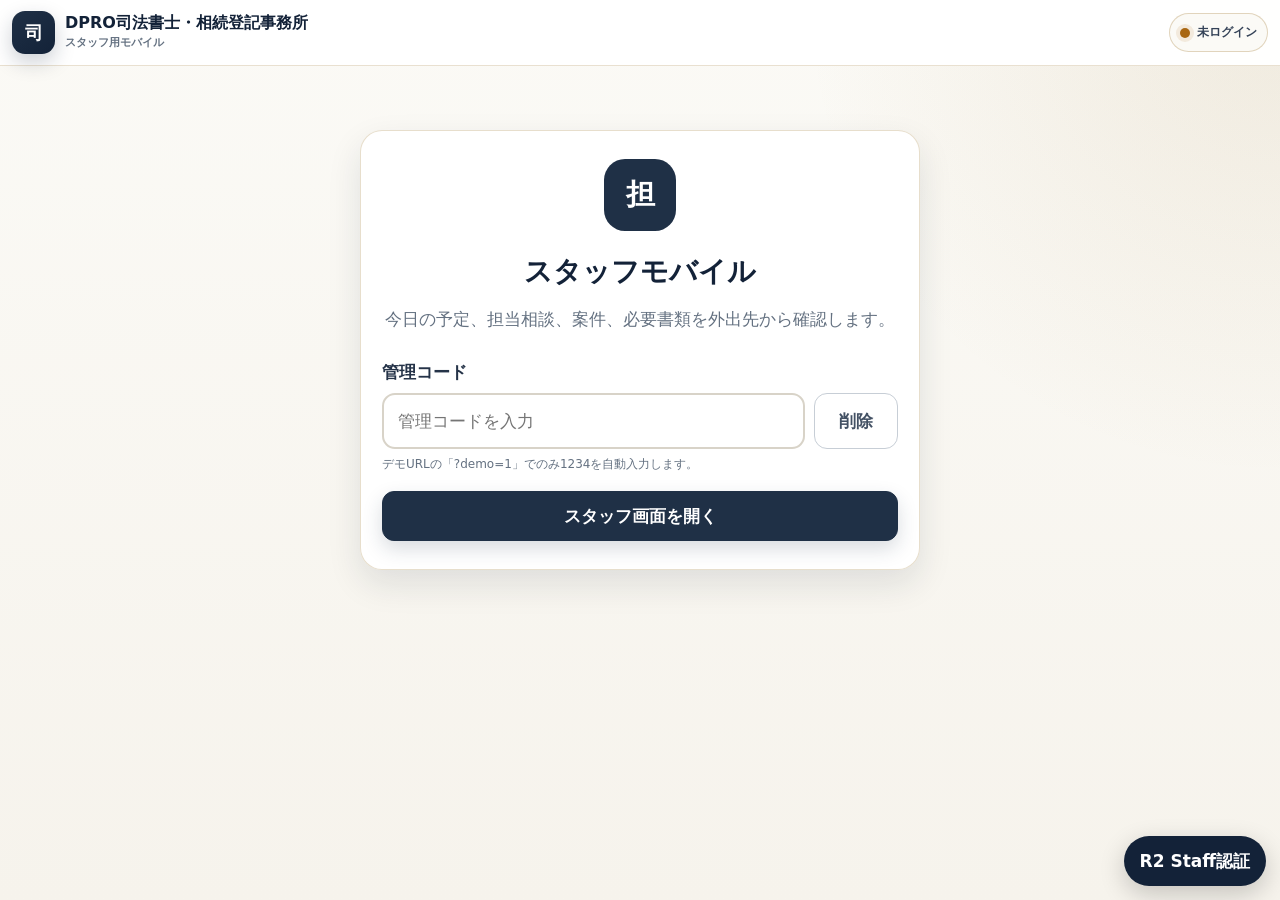
<file: staff.html>
<!doctype html>
<html lang="ja">
<head>
  <meta charset="utf-8">
  <meta name="viewport" content="width=device-width,initial-scale=1,viewport-fit=cover">
  <meta name="theme-color" content="#1F3046">
  <meta name="description" content="DPRO司法書士・相続登記 LINE スタッフ用モバイル画面">
  <title>スタッフモバイル｜DPRO司法書士・相続登記 LINE</title>
  <link rel="stylesheet" href="./dpro-base.css">
  <style>
    :root {
      --navy: #1f3046;
      --deep: #132238;
      --gold: #a17b35;
      --ivory: #f6f3ec;
      --white: #fff;
      --text: #1c2733;
      --muted: #647181;
      --border: #ddd7ca;
      --soft: #faf8f3;
      --success: #2f7a55;
      --warning: #a96713;
      --danger: #b42318;
      --blue: #365f84;
      --purple: #704e8f;
      --shadow: 0 14px 34px rgba(19, 34, 56, 0.11);
      --safe-bottom: max(12px, env(safe-area-inset-bottom));
    }

    * {
      box-sizing: border-box;
    }

    html {
      min-width: 320px;
      color: var(--text);
      background: var(--ivory);
      font-family:
        system-ui, -apple-system, BlinkMacSystemFont, "Segoe UI",
        "Noto Sans JP", sans-serif;
      font-size: 16px;
      line-height: 1.65;
      -webkit-text-size-adjust: 100%;
    }

    body {
      min-height: 100vh;
      margin: 0;
      background:
        radial-gradient(circle at 100% 0%, rgba(161, 123, 53, 0.12), transparent 28rem),
        linear-gradient(180deg, #fbfaf6 0%, var(--ivory) 100%);
    }

    button,
    input,
    select,
    textarea {
      font: inherit;
    }

    button {
      cursor: pointer;
      -webkit-tap-highlight-color: transparent;
    }

    button:disabled {
      cursor: not-allowed;
      opacity: 0.55;
    }

    a {
      color: inherit;
    }

    .hidden {
      display: none !important;
    }

    .topbar {
      position: sticky;
      z-index: 80;
      top: 0;
      display: flex;
      min-height: 66px;
      align-items: center;
      justify-content: space-between;
      gap: 10px;
      padding: 8px 12px;
      border-bottom: 1px solid rgba(161, 123, 53, 0.23);
      background: rgba(255, 255, 255, 0.97);
      backdrop-filter: blur(14px);
    }

    .brand {
      display: flex;
      min-width: 0;
      align-items: center;
      gap: 10px;
      color: inherit;
      text-decoration: none;
    }

    .brand-mark {
      display: grid;
      width: 43px;
      height: 43px;
      flex: 0 0 auto;
      place-items: center;
      border-radius: 13px;
      color: #fff;
      background: linear-gradient(145deg, var(--navy), var(--deep));
      box-shadow: 0 8px 20px rgba(19, 34, 56, 0.21);
      font-size: 18px;
      font-weight: 900;
    }

    .brand-name {
      display: block;
      overflow: hidden;
      max-width: min(62vw, 330px);
      color: var(--deep);
      font-size: 15px;
      font-weight: 900;
      line-height: 1.3;
      text-overflow: ellipsis;
      white-space: nowrap;
    }

    .brand-sub {
      display: block;
      margin-top: 1px;
      color: var(--muted);
      font-size: 10px;
      font-weight: 800;
    }

    .connection {
      display: inline-flex;
      min-height: 39px;
      align-items: center;
      gap: 7px;
      padding: 7px 10px;
      border: 1px solid rgba(161, 123, 53, 0.3);
      border-radius: 999px;
      color: #344257;
      background: #fbfaf6;
      font-size: 11px;
      font-weight: 900;
      white-space: nowrap;
    }

    .connection-dot {
      width: 10px;
      height: 10px;
      border-radius: 999px;
      background: var(--warning);
      box-shadow: 0 0 0 4px rgba(169, 103, 19, 0.11);
    }

    .connection[data-status="ok"] .connection-dot {
      background: var(--success);
      box-shadow: 0 0 0 4px rgba(47, 122, 85, 0.12);
    }

    .connection[data-status="error"] .connection-dot {
      background: var(--danger);
      box-shadow: 0 0 0 4px rgba(180, 35, 24, 0.11);
    }

    .login-shell {
      display: grid;
      min-height: calc(100vh - 66px);
      padding: 30px 14px 60px;
      place-items: start center;
    }

    .login-card {
      width: min(560px, 100%);
      margin-top: 34px;
      padding: 28px 21px;
      border: 1px solid rgba(161, 123, 53, 0.25);
      border-radius: 22px;
      background: rgba(255, 255, 255, 0.98);
      box-shadow: var(--shadow);
    }

    .login-icon {
      display: grid;
      width: 72px;
      height: 72px;
      margin: 0 auto 18px;
      place-items: center;
      border-radius: 21px;
      color: #fff;
      background: var(--navy);
      font-size: 29px;
      font-weight: 900;
    }

    .login-card h1 {
      margin: 0;
      color: var(--deep);
      font-size: 28px;
      text-align: center;
    }

    .login-card > p {
      margin: 10px 0 0;
      color: var(--muted);
      text-align: center;
    }

    .login-form {
      display: grid;
      gap: 16px;
      margin-top: 25px;
    }

    .field label {
      display: block;
      margin-bottom: 7px;
      color: #253348;
      font-weight: 900;
    }

    .control {
      width: 100%;
      min-height: 54px;
      padding: 12px 14px;
      border: 2px solid #d8d3c8;
      border-radius: 13px;
      color: var(--text);
      background: #fff;
      outline: none;
    }

    textarea.control {
      min-height: 120px;
      resize: vertical;
    }

    .control:focus {
      border-color: var(--gold);
      box-shadow: 0 0 0 4px rgba(161, 123, 53, 0.18);
    }

    .control[aria-invalid="true"] {
      border-color: var(--danger);
      box-shadow: 0 0 0 4px rgba(180, 35, 24, 0.11);
    }

    .code-row {
      display: grid;
      grid-template-columns: 1fr auto;
      gap: 9px;
    }

    .clear-button {
      min-width: 84px;
      min-height: 54px;
      border: 1px solid #c7ced6;
      border-radius: 13px;
      color: #435164;
      background: #fff;
      font-weight: 900;
    }

    .help {
      margin: 6px 0 0;
      color: var(--muted);
      font-size: 12px;
    }

    .primary,
    .secondary,
    .success,
    .danger,
    .small-button {
      display: inline-flex;
      min-height: 50px;
      align-items: center;
      justify-content: center;
      gap: 7px;
      padding: 10px 16px;
      border-radius: 12px;
      font-weight: 900;
      text-decoration: none;
    }

    .primary {
      border: 1px solid var(--navy);
      color: #fff;
      background: var(--navy);
      box-shadow: 0 8px 19px rgba(31, 48, 70, 0.17);
    }

    .secondary {
      border: 1px solid #bec6cf;
      color: #354456;
      background: #fff;
    }

    .success {
      border: 1px solid #b7d8c5;
      color: #205c40;
      background: #edf7f1;
    }

    .danger {
      border: 1px solid #e4b9b5;
      color: #982119;
      background: #fff5f4;
    }

    .small-button {
      min-height: 42px;
      padding: 8px 11px;
      border: 1px solid #c2cad2;
      color: #354456;
      background: #fff;
      font-size: 12px;
    }

    .small-button.primary-tone {
      border-color: var(--navy);
      color: #fff;
      background: var(--navy);
    }

    .small-button.success-tone {
      border-color: #b7d8c5;
      color: #205c40;
      background: #edf7f1;
    }

    .small-button.warning-tone {
      border-color: #e3c48e;
      color: #74470f;
      background: #fff6e7;
    }

    .small-button.danger-tone {
      border-color: #e4b9b5;
      color: #982119;
      background: #fff5f4;
    }

    .message {
      display: none;
      padding: 13px 14px;
      border-radius: 11px;
      font-size: 13px;
      font-weight: 900;
    }

    .message.show {
      display: block;
    }

    .message[data-tone="success"] {
      color: #205c40;
      background: #eaf6ef;
    }

    .message[data-tone="error"] {
      color: #922018;
      background: #fff0ef;
    }

    .demo-note {
      display: none;
      margin-top: 17px;
      padding: 14px 16px;
      border-left: 5px solid var(--gold);
      border-radius: 11px;
      color: #57492e;
      background: #fff8e9;
      font-size: 13px;
    }

    .demo-note.show {
      display: block;
    }

    .staff-app {
      display: none;
      padding-bottom: calc(88px + var(--safe-bottom));
    }

    .staff-app.show {
      display: block;
    }

    .workspace {
      width: min(760px, calc(100% - 20px));
      margin: 0 auto;
      padding: 18px 0 50px;
    }

    .hero {
      display: grid;
      grid-template-columns: minmax(0, 1fr) auto;
      gap: 12px;
      align-items: end;
      margin-bottom: 15px;
    }

    .hero-eyebrow {
      margin: 0 0 4px;
      color: var(--gold);
      font-size: 11px;
      font-weight: 900;
      letter-spacing: 0.11em;
    }

    .hero h1 {
      margin: 0;
      color: var(--deep);
      font-size: clamp(27px, 8vw, 37px);
      line-height: 1.25;
    }

    .hero p {
      margin: 5px 0 0;
      color: var(--muted);
      font-size: 13px;
    }

    .profile-card {
      min-width: 145px;
      padding: 10px 12px;
      border: 1px solid rgba(161, 123, 53, 0.28);
      border-radius: 13px;
      color: #594a30;
      background: #fffaf0;
      text-align: right;
    }

    .profile-card span {
      display: block;
      color: #796b53;
      font-size: 10px;
      font-weight: 800;
    }

    .profile-card strong {
      display: block;
      margin-top: 2px;
      color: var(--deep);
      font-size: 13px;
    }

    .tab-panel {
      display: none;
    }

    .tab-panel.active {
      display: block;
      animation: panel-in 0.18s ease-out;
    }

    @keyframes panel-in {
      from {
        opacity: 0;
        transform: translateY(4px);
      }

      to {
        opacity: 1;
        transform: none;
      }
    }

    .metrics {
      display: grid;
      grid-template-columns: repeat(2, minmax(0, 1fr));
      gap: 10px;
      margin-bottom: 14px;
    }

    .metric {
      min-height: 110px;
      padding: 15px;
      border: 1px solid rgba(161, 123, 53, 0.22);
      border-radius: 16px;
      background: #fff;
      box-shadow: 0 8px 22px rgba(19, 34, 56, 0.07);
    }

    .metric-label {
      display: flex;
      align-items: center;
      gap: 7px;
      color: var(--muted);
      font-size: 11px;
      font-weight: 900;
    }

    .metric-icon {
      display: grid;
      width: 31px;
      height: 31px;
      place-items: center;
      border-radius: 10px;
      color: #fff;
      background: var(--gold);
      font-size: 12px;
      font-weight: 900;
    }

    .metric strong {
      display: block;
      margin-top: 11px;
      color: var(--deep);
      font-size: 26px;
      line-height: 1.2;
    }

    .metric small {
      display: block;
      margin-top: 3px;
      color: var(--muted);
      font-size: 10px;
    }

    .section-head {
      display: flex;
      align-items: flex-end;
      justify-content: space-between;
      gap: 12px;
      margin: 17px 0 11px;
    }

    .section-head h2 {
      margin: 0;
      color: var(--deep);
      font-size: 21px;
    }

    .section-head p {
      margin: 4px 0 0;
      color: var(--muted);
      font-size: 12px;
    }

    .panel {
      overflow: hidden;
      border: 1px solid rgba(161, 123, 53, 0.23);
      border-radius: 17px;
      background: #fff;
      box-shadow: 0 10px 27px rgba(19, 34, 56, 0.08);
    }

    .panel + .panel {
      margin-top: 13px;
    }

    .panel-head {
      display: flex;
      align-items: center;
      justify-content: space-between;
      gap: 10px;
      padding: 15px 16px;
      border-bottom: 1px solid #e4dfd6;
      background: linear-gradient(180deg, #fff 0%, #fcfbf7 100%);
    }

    .panel-head h3 {
      margin: 0;
      color: var(--deep);
      font-size: 17px;
    }

    .panel-body {
      padding: 14px;
    }

    .card-list {
      display: grid;
      gap: 10px;
    }

    .appointment-card,
    .inquiry-card,
    .case-card,
    .task-card {
      padding: 14px;
      border: 1px solid #ded9cf;
      border-radius: 14px;
      background: #fff;
    }

    .card-head {
      display: flex;
      align-items: flex-start;
      justify-content: space-between;
      gap: 10px;
    }

    .card-head h3 {
      margin: 0;
      color: var(--deep);
      font-size: 16px;
      line-height: 1.45;
    }

    .card-head p {
      margin: 3px 0 0;
      color: var(--muted);
      font-size: 11px;
    }

    .card-summary {
      margin: 10px 0 0;
      color: #435164;
      font-size: 13px;
    }

    .card-meta {
      display: grid;
      grid-template-columns: repeat(2, minmax(0, 1fr));
      gap: 8px;
      margin-top: 11px;
    }

    .meta-box {
      padding: 9px 10px;
      border: 1px solid #e1ddd4;
      border-radius: 10px;
      background: #faf9f5;
    }

    .meta-box span {
      display: block;
      color: var(--muted);
      font-size: 10px;
      font-weight: 800;
    }

    .meta-box strong {
      display: block;
      margin-top: 2px;
      color: var(--deep);
      font-size: 12px;
    }

    .card-actions {
      display: grid;
      grid-template-columns: repeat(2, minmax(0, 1fr));
      gap: 7px;
      margin-top: 12px;
      padding-top: 12px;
      border-top: 1px solid #e8e3da;
    }

    .card-actions.one-column {
      grid-template-columns: 1fr;
    }

    .status {
      display: inline-flex;
      min-height: 29px;
      align-items: center;
      justify-content: center;
      padding: 5px 8px;
      border-radius: 999px;
      color: #3c566b;
      background: #eaf0f5;
      font-size: 10px;
      font-weight: 900;
      white-space: nowrap;
    }

    .status[data-tone="success"] {
      color: #205c40;
      background: #eaf6ef;
    }

    .status[data-tone="warning"] {
      color: #76470e;
      background: #fff3df;
    }

    .status[data-tone="danger"] {
      color: #912117;
      background: #fff0ef;
    }

    .status[data-tone="purple"] {
      color: #5f3b7c;
      background: #f2eafb;
    }

    .toolbar {
      display: grid;
      gap: 9px;
      margin-bottom: 12px;
      padding: 11px;
      border: 1px solid rgba(161, 123, 53, 0.23);
      border-radius: 14px;
      background: #fff;
    }

    .empty {
      display: grid;
      min-height: 130px;
      place-items: center;
      padding: 20px;
      color: var(--muted);
      text-align: center;
    }

    .empty strong {
      display: block;
      color: var(--deep);
      font-size: 17px;
    }

    .contact-row {
      display: grid;
      grid-template-columns: repeat(2, minmax(0, 1fr));
      gap: 8px;
      margin-top: 11px;
    }

    .contact-button {
      display: inline-flex;
      min-height: 46px;
      align-items: center;
      justify-content: center;
      padding: 8px 10px;
      border: 1px solid #bec6cf;
      border-radius: 11px;
      color: #354456;
      background: #fff;
      font-size: 12px;
      font-weight: 900;
      text-decoration: none;
    }

    .contact-button.call {
      border-color: #b7d8c5;
      color: #205c40;
      background: #edf7f1;
    }

    .notice {
      padding: 13px 14px;
      border-left: 5px solid var(--gold);
      border-radius: 11px;
      color: #435164;
      background: #faf7ef;
      font-size: 12px;
    }

    .permission-grid {
      display: grid;
      gap: 9px;
    }

    .permission-row {
      display: flex;
      align-items: center;
      justify-content: space-between;
      gap: 10px;
      padding: 12px 13px;
      border: 1px solid #ded9cf;
      border-radius: 12px;
      background: #fff;
    }

    .permission-row span {
      color: #435164;
      font-size: 13px;
      font-weight: 800;
    }

    .permission-row strong {
      color: var(--success);
      font-size: 12px;
    }

    .permission-row strong[data-ok="false"] {
      color: var(--danger);
    }

    .bottom-nav {
      position: fixed;
      z-index: 90;
      right: 0;
      bottom: 0;
      left: 0;
      display: grid;
      grid-template-columns: repeat(4, minmax(0, 1fr));
      gap: 5px;
      padding: 7px 8px var(--safe-bottom);
      border-top: 1px solid rgba(161, 123, 53, 0.24);
      background: rgba(255, 255, 255, 0.98);
      box-shadow: 0 -10px 30px rgba(19, 34, 56, 0.1);
      backdrop-filter: blur(14px);
    }

    .nav-button {
      display: grid;
      min-height: 58px;
      place-items: center;
      padding: 5px 3px;
      border: 1px solid transparent;
      border-radius: 12px;
      color: #687486;
      background: transparent;
      font-size: 10px;
      font-weight: 900;
    }

    .nav-button span:first-child {
      display: grid;
      width: 30px;
      height: 30px;
      place-items: center;
      border-radius: 10px;
      color: #fff;
      background: var(--gold);
      font-size: 12px;
    }

    .nav-button.active {
      color: var(--deep);
      background: #f1ede4;
    }

    .nav-button.active span:first-child {
      background: var(--navy);
    }

    .drawer-bg,
    .modal-bg {
      position: fixed;
      z-index: 120;
      inset: 0;
      display: none;
      background: rgba(19, 34, 56, 0.57);
      backdrop-filter: blur(4px);
    }

    .drawer-bg.show,
    .modal-bg.show {
      display: block;
    }

    .drawer {
      position: absolute;
      top: 0;
      right: 0;
      width: min(680px, 100%);
      height: 100%;
      overflow-y: auto;
      background: #f8f6f0;
      box-shadow: -18px 0 50px rgba(19, 34, 56, 0.24);
    }

    .drawer-head {
      position: sticky;
      z-index: 2;
      top: 0;
      display: flex;
      align-items: center;
      justify-content: space-between;
      gap: 12px;
      padding: 14px;
      border-bottom: 1px solid #ddd7ca;
      background: rgba(255, 255, 255, 0.97);
      backdrop-filter: blur(12px);
    }

    .drawer-head h2 {
      margin: 0;
      color: var(--deep);
      font-size: 19px;
    }

    .drawer-body {
      padding: 14px 14px 34px;
    }

    .close-button {
      display: grid;
      width: 44px;
      height: 44px;
      place-items: center;
      border: 1px solid #c7ced6;
      border-radius: 12px;
      color: #354456;
      background: #fff;
      font-size: 19px;
      font-weight: 900;
    }

    .detail-grid {
      display: grid;
      gap: 11px;
    }

    .detail-card {
      padding: 14px;
      border: 1px solid #ded9cf;
      border-radius: 14px;
      background: #fff;
    }

    .detail-card h3 {
      margin: 0 0 10px;
      color: var(--deep);
      font-size: 16px;
    }

    .detail-list {
      display: grid;
      margin: 0;
    }

    .detail-row {
      display: grid;
      gap: 3px;
      padding: 8px 0;
      border-bottom: 1px dashed #e4dfd6;
    }

    .detail-row:last-child {
      border-bottom: 0;
    }

    .detail-row dt {
      color: var(--muted);
      font-size: 11px;
      font-weight: 900;
    }

    .detail-row dd {
      margin: 0;
      color: #344257;
      font-size: 13px;
      font-weight: 800;
      overflow-wrap: anywhere;
    }

    .document-list {
      display: grid;
      gap: 8px;
    }

    .document-row {
      padding: 11px 12px;
      border: 1px solid #e1ddd4;
      border-radius: 11px;
      background: #fcfbf8;
    }

    .document-row strong {
      display: block;
      color: var(--deep);
      font-size: 13px;
    }

    .document-row span {
      display: block;
      margin-top: 2px;
      color: var(--muted);
      font-size: 11px;
    }

    .modal-bg {
      padding: 14px;
      place-items: center;
    }

    .modal-bg.show {
      display: grid;
    }

    .modal {
      width: min(560px, 100%);
      max-height: calc(100vh - 28px);
      overflow-y: auto;
      border-radius: 19px;
      background: #fff;
      box-shadow: 0 24px 70px rgba(19, 34, 56, 0.3);
    }

    .modal-head {
      display: flex;
      align-items: center;
      justify-content: space-between;
      gap: 12px;
      padding: 14px 16px;
      border-bottom: 1px solid #e4dfd6;
    }

    .modal-head h2 {
      margin: 0;
      color: var(--deep);
      font-size: 19px;
    }

    .modal-body {
      padding: 16px;
    }

    .modal-actions {
      display: grid;
      grid-template-columns: 1fr 1fr;
      gap: 8px;
      padding: 0 16px 16px;
    }

    @media (min-width: 650px) {
      .toolbar {
        grid-template-columns: minmax(0, 1fr) minmax(160px, 0.42fr) auto;
        align-items: end;
      }

      .metrics {
        grid-template-columns: repeat(4, minmax(0, 1fr));
      }

      .card-actions {
        grid-template-columns: repeat(4, minmax(0, 1fr));
      }
    }

    @media (max-width: 400px) {
      .brand-name {
        max-width: 55vw;
      }

      .connection span:last-child {
        display: none;
      }

      .hero {
        grid-template-columns: 1fr;
      }

      .profile-card {
        min-width: 0;
        text-align: left;
      }
    }
  </style>
<style id="shiho-staff-r1-readability">
/* STEP SHIHO-9-R1：スタッフモバイルの可読性・タッチ操作性を強化 */
html {
  font-size: 17px;
}

.workspace {
  width: min(820px, calc(100% - 20px));
}

.brand-name {
  font-size: 16px;
}

.brand-sub {
  font-size: 11px;
}

.connection {
  font-size: 12px;
}

.hero-eyebrow {
  font-size: 12px;
}

.hero h1 {
  font-size: clamp(30px, 8vw, 40px);
}

.hero p {
  font-size: 14px;
}

.profile-card span {
  font-size: 11px;
}

.profile-card strong {
  font-size: 14px;
}

.metric {
  min-height: 118px;
  padding: 17px;
}

.metric-label {
  font-size: 13px;
}

.metric-icon {
  width: 33px;
  height: 33px;
  font-size: 13px;
}

.metric strong {
  font-size: 29px;
}

.metric small {
  font-size: 12px;
}

.section-head h2 {
  font-size: 23px;
}

.section-head p {
  font-size: 13px;
}

.panel-head h3 {
  font-size: 18px;
}

.appointment-card,
.inquiry-card,
.case-card,
.task-card {
  padding: 16px;
}

.card-head h3 {
  font-size: 17px;
}

.card-head p {
  font-size: 12px;
}

.card-summary {
  font-size: 14px;
}

.meta-box span {
  font-size: 11px;
}

.meta-box strong {
  font-size: 13px;
}

.status {
  min-height: 31px;
  font-size: 11px;
}

.small-button {
  min-height: 45px;
  font-size: 13px;
}

.contact-button {
  min-height: 48px;
  font-size: 13px;
}

.notice {
  font-size: 13px;
}

.permission-row span {
  font-size: 14px;
}

.permission-row strong {
  font-size: 13px;
}

.nav-button {
  min-height: 62px;
  font-size: 11px;
}

.nav-button span:first-child {
  width: 32px;
  height: 32px;
  font-size: 13px;
}

.drawer-head h2,
.modal-head h2 {
  font-size: 20px;
}

.detail-card h3 {
  font-size: 17px;
}

.detail-row dt {
  font-size: 12px;
}

.detail-row dd {
  font-size: 14px;
}

.document-row strong {
  font-size: 14px;
}

.document-row span {
  font-size: 12px;
}

@media (max-width: 400px) {
  html {
    font-size: 16px;
  }

  .brand-name {
    font-size: 15px;
  }

  .metric-label {
    font-size: 12px;
  }

  .card-head h3 {
    font-size: 16px;
  }

  .card-summary {
    font-size: 13px;
  }
}
</style>
</head>
<body>
  <header class="topbar">
    <a class="brand" href="./staff.html">
      <span class="brand-mark" aria-hidden="true">司</span>
      <span>
        <span class="brand-name" id="header-office">DPRO司法書士・相続登記事務所</span>
        <span class="brand-sub">スタッフ用モバイル</span>
      </span>
    </a>
    <div class="connection" id="connection" data-status="checking">
      <span class="connection-dot" aria-hidden="true"></span>
      <span id="connection-text">未ログイン</span>
    </div>
  </header>

  <main>
    <section class="login-shell" id="login-shell">
      <div class="login-card">
        <div class="login-icon" aria-hidden="true">担</div>
        <h1>スタッフモバイル</h1>
        <p>今日の予定、担当相談、案件、必要書類を外出先から確認します。</p>

        <form class="login-form" id="login-form" novalidate>
          <div class="field">
            <label for="admin-code">管理コード</label>
            <div class="code-row">
              <input
                class="control"
                id="admin-code"
                type="password"
                inputmode="numeric"
                autocomplete="current-password"
                maxlength="200"
                placeholder="管理コードを入力"
                required
              >
              <button class="clear-button" id="clear-code" type="button">削除</button>
            </div>
            <p class="help">デモURLの「?demo=1」でのみ1234を自動入力します。</p>
          </div>
          <div class="message" id="login-message"></div>
          <button class="primary" id="login-button" type="submit">スタッフ画面を開く</button>
        </form>

        <div class="demo-note" id="demo-note">
          デモモードです。管理コード1234でログインします。本番では1234を使用できません。
        </div>
      </div>
    </section>

    <section class="staff-app" id="staff-app">
      <div class="workspace">
        <div class="hero">
          <div>
            <p class="hero-eyebrow">STAFF MOBILE</p>
            <h1 id="hero-title">今日</h1>
            <p id="hero-date">—</p>
          </div>
          <div class="profile-card">
            <span>ログイン中</span>
            <strong id="staff-name">—</strong>
          </div>
        </div>

        <section class="tab-panel active" data-tab="today">
          <div class="metrics">
            <article class="metric">
              <div class="metric-label"><span class="metric-icon">予</span>担当予約</div>
              <strong id="metric-appointments">0件</strong>
              <small>本日の担当予定</small>
            </article>
            <article class="metric">
              <div class="metric-label"><span class="metric-icon">相</span>担当相談</div>
              <strong id="metric-inquiries">0件</strong>
              <small>確認・日程調整中</small>
            </article>
            <article class="metric">
              <div class="metric-label"><span class="metric-icon">作</span>担当タスク</div>
              <strong id="metric-tasks">0件</strong>
              <small>未完了・期限超過</small>
            </article>
            <article class="metric">
              <div class="metric-label"><span class="metric-icon">期</span>期限確認</div>
              <strong id="metric-deadlines">0件</strong>
              <small>7日以内・候補を含む</small>
            </article>
          </div>

          <div class="section-head">
            <div>
              <h2>今日の担当予約</h2>
              <p>来所・電話・オンライン相談の状態を更新できます。</p>
            </div>
          </div>
          <div class="card-list" id="today-appointments"></div>

          <div class="section-head">
            <div>
              <h2>担当相談</h2>
              <p>新規・確認中・日程調整中の担当相談です。</p>
            </div>
          </div>
          <div class="card-list" id="today-inquiries"></div>

          <div class="section-head">
            <div>
              <h2>期限・タスク</h2>
              <p>システムが期限を確定することはありません。</p>
            </div>
          </div>
          <div class="card-list" id="today-tasks"></div>
        </section>

        <section class="tab-panel" data-tab="inquiries">
          <div class="section-head">
            <div>
              <h2>相談受付</h2>
              <p>担当者・状態・緊急度を確認して更新します。</p>
            </div>
          </div>

          <div class="toolbar">
            <div class="field">
              <label for="inquiry-query">受付番号・相談内容</label>
              <input class="control" id="inquiry-query" type="search" placeholder="検索">
            </div>
            <div class="field">
              <label for="inquiry-status">状態</label>
              <select class="control" id="inquiry-status">
                <option value="">すべて</option>
                <option value="new">新規</option>
                <option value="reviewing">確認中</option>
                <option value="scheduling">日程調整中</option>
                <option value="appointment_confirmed">相談日時確定</option>
                <option value="consulted">相談済み</option>
                <option value="engagement_pending">受任待ち</option>
                <option value="engaged">受任済み</option>
              </select>
            </div>
            <button class="primary" id="inquiry-search" type="button">表示</button>
          </div>

          <div class="card-list" id="inquiry-list"></div>
        </section>

        <section class="tab-panel" data-tab="cases">
          <div class="section-head">
            <div>
              <h2>案件検索</h2>
              <p>案件、顧客、被相続人、不動産、必要書類を確認します。</p>
            </div>
          </div>

          <div class="toolbar">
            <div class="field">
              <label for="case-query">案件番号・顧客名・被相続人</label>
              <input class="control" id="case-query" type="search" placeholder="検索">
            </div>
            <div class="field">
              <label for="case-status">状態</label>
              <select class="control" id="case-status">
                <option value="">すべて</option>
                <option value="initial_review">初期確認</option>
                <option value="engaged">受任済み</option>
                <option value="collecting_family_registers">戸籍収集中</option>
                <option value="checking_heirs">相続関係確認</option>
                <option value="checking_properties">不動産確認</option>
                <option value="waiting_documents">書類待ち</option>
                <option value="drafting_application">申請準備</option>
                <option value="submitted">申請済み</option>
                <option value="correction">補正対応</option>
                <option value="completed">完了</option>
              </select>
            </div>
            <button class="primary" id="case-search" type="button">検索</button>
          </div>

          <div class="card-list" id="case-list"></div>
        </section>

        <section class="tab-panel" data-tab="other">
          <div class="section-head">
            <div>
              <h2>スタッフ情報・安全確認</h2>
              <p>現在の権限とシステム接続状態を確認します。</p>
            </div>
          </div>

          <section class="panel">
            <div class="panel-head"><h3>現在の権限</h3></div>
            <div class="panel-body">
              <div class="permission-grid" id="permission-list"></div>
            </div>
          </section>

          <section class="panel">
            <div class="panel-head">
              <h3>system-check</h3>
              <button class="secondary" id="system-check-button" type="button">実行</button>
            </div>
            <div class="panel-body">
              <div class="permission-grid" id="system-check-list">
                <div class="empty">
                  <div><strong>未実行</strong>上の実行ボタンを押してください。</div>
                </div>
              </div>
            </div>
          </section>

          <section class="panel">
            <div class="panel-head"><h3>安全上の注意</h3></div>
            <div class="panel-body">
              <div class="notice">
                法的期限、相続人、相続分、遺言の有効性はシステムが確定しません。
                機密書類は権限を持つスタッフだけが確認できます。
              </div>
              <button class="danger" id="logout-button" type="button" style="width:100%;margin-top:13px;">
                ログアウト
              </button>
            </div>
          </section>
        </section>
      </div>

      <nav class="bottom-nav" aria-label="スタッフメニュー">
        <button class="nav-button active" type="button" data-tab-target="today">
          <span>今</span>
          <span>今日</span>
        </button>
        <button class="nav-button" type="button" data-tab-target="inquiries">
          <span>相</span>
          <span>相談</span>
        </button>
        <button class="nav-button" type="button" data-tab-target="cases">
          <span>案</span>
          <span>案件</span>
        </button>
        <button class="nav-button" type="button" data-tab-target="other">
          <span>他</span>
          <span>その他</span>
        </button>
      </nav>
    </section>
  </main>

  <div class="drawer-bg" id="case-drawer">
    <aside class="drawer" aria-labelledby="drawer-title">
      <div class="drawer-head">
        <h2 id="drawer-title">案件詳細</h2>
        <button class="close-button" id="drawer-close" type="button" aria-label="閉じる">×</button>
      </div>
      <div class="drawer-body" id="drawer-body"></div>
    </aside>
  </div>

  <div class="modal-bg" id="inquiry-modal">
    <div class="modal" role="dialog" aria-modal="true" aria-labelledby="inquiry-modal-title">
      <div class="modal-head">
        <h2 id="inquiry-modal-title">相談受付を更新</h2>
        <button class="close-button" id="inquiry-modal-close" type="button">×</button>
      </div>
      <div class="modal-body">
        <div class="field">
          <label for="modal-inquiry-status">状態</label>
          <select class="control" id="modal-inquiry-status">
            <option value="new">新規</option>
            <option value="reviewing">確認中</option>
            <option value="scheduling">日程調整中</option>
            <option value="appointment_confirmed">相談日時確定</option>
            <option value="consulted">相談済み</option>
            <option value="engagement_pending">受任待ち</option>
            <option value="engaged">受任済み</option>
            <option value="declined">辞退</option>
            <option value="on_hold">保留</option>
            <option value="cancelled">取消</option>
          </select>
        </div>
        <div class="field" style="margin-top:13px;">
          <label for="modal-inquiry-urgency">緊急度</label>
          <select class="control" id="modal-inquiry-urgency">
            <option value="low">低</option>
            <option value="normal">通常</option>
            <option value="high">高</option>
            <option value="urgent">至急</option>
          </select>
        </div>
        <div class="field" style="margin-top:13px;">
          <label for="modal-inquiry-staff">担当者</label>
          <select class="control" id="modal-inquiry-staff">
            <option value="">未割当</option>
          </select>
        </div>
        <div class="field" style="margin-top:13px;">
          <label for="modal-inquiry-public">お客様向けメッセージ</label>
          <textarea class="control" id="modal-inquiry-public" maxlength="3000"></textarea>
        </div>
        <div class="field" style="margin-top:13px;">
          <label for="modal-inquiry-internal">内部メモ</label>
          <textarea class="control" id="modal-inquiry-internal" maxlength="5000"></textarea>
        </div>
        <div class="message" id="inquiry-modal-message" style="margin-top:13px;"></div>
      </div>
      <div class="modal-actions">
        <button class="secondary" id="inquiry-modal-cancel" type="button">閉じる</button>
        <button class="primary" id="inquiry-modal-save" type="button">保存</button>
      </div>
    </div>
  </div>

  <!-- STEP SHIHO-9-R1: スタッフモバイル文字・ボタン拡大 -->
<!-- STEP SHIHO-12-R1: demo-only autologin -->
<script src="./config.js"></script>
  <script>
    (() => {
      "use strict";

      const SESSION_KEY = "dpro_shiho_staff_session";

      const INQUIRY_LABELS = {
        new: ["新規", "warning"],
        reviewing: ["確認中", "neutral"],
        scheduling: ["日程調整中", "purple"],
        appointment_confirmed: ["相談日時確定", "success"],
        consulted: ["相談済み", "neutral"],
        engagement_pending: ["受任待ち", "warning"],
        engaged: ["受任済み", "success"],
        declined: ["辞退", "danger"],
        on_hold: ["保留", "danger"],
        cancelled: ["取消", "danger"],
      };

      const CASE_LABELS = {
        initial_review: ["初期確認", "neutral"],
        engagement_preparation: ["受任準備", "neutral"],
        engaged: ["受任済み", "success"],
        collecting_family_registers: ["戸籍収集中", "warning"],
        checking_heirs: ["相続関係確認", "neutral"],
        checking_properties: ["不動産確認", "neutral"],
        checking_will: ["遺言確認", "neutral"],
        waiting_inheritance_agreement: ["遺産分割待ち", "warning"],
        waiting_documents: ["書類待ち", "warning"],
        drafting_application: ["申請準備", "neutral"],
        professional_final_review: ["司法書士最終確認", "purple"],
        ready_to_submit: ["申請可能", "success"],
        submitted: ["申請済み", "success"],
        correction: ["補正対応", "warning"],
        waiting_completion: ["完了待ち", "neutral"],
        registration_completed: ["登記完了", "success"],
        waiting_original_return: ["原本返却待ち", "neutral"],
        completed: ["完了", "success"],
        on_hold: ["保留", "danger"],
        cancelled: ["取消", "danger"],
      };

      const APPOINTMENT_LABELS = {
        reserved: ["予約受付", "neutral"],
        confirmed: ["確定", "success"],
        arrived: ["来所済み", "neutral"],
        in_progress: ["相談中", "warning"],
        completed: ["完了", "success"],
        change_requested: ["変更希望", "warning"],
        cancel_requested: ["取消希望", "warning"],
        cancelled: ["取消済み", "danger"],
        no_show: ["未来所", "danger"],
      };

      const URGENCY_LABELS = {
        low: ["低", "neutral"],
        normal: ["通常", "neutral"],
        high: ["高", "warning"],
        urgent: ["至急", "danger"],
      };

      const METHOD_LABELS = {
        office: "来所",
        phone: "電話",
        online: "オンライン",
        visit: "訪問",
        other: "その他",
      };

      const TYPE_LABELS = {
        initial_consultation: "初回相談",
        followup_consultation: "継続相談",
        document_delivery: "書類お預かり",
        document_return: "原本返却",
        online_consultation: "オンライン相談",
        phone_consultation: "電話相談",
        other: "その他",
      };

      const ROLE_LABELS = {
        representative: "代表司法書士",
        judicial_scrivener: "司法書士",
        manager: "管理者",
        staff: "スタッフ",
        reception: "受付",
      };

      const DOCUMENT_LABELS = {
        not_guided: ["未案内", "neutral"],
        guided: ["案内済み", "neutral"],
        not_submitted: ["未提出", "warning"],
        partially_submitted: ["一部提出", "warning"],
        received: ["受領済み", "neutral"],
        reviewing: ["確認中", "neutral"],
        insufficient: ["不足あり", "danger"],
        replacement_requested: ["差し替え", "danger"],
        verified: ["確認完了", "success"],
        original_required: ["原本必要", "warning"],
        original_received: ["原本受領", "success"],
        returned: ["返却済み", "success"],
        not_required: ["不要", "success"],
      };

      const state = {
        token: null,
        expiresAt: 0,
        office: null,
        staff: null,
        staffList: [],
        currentTab: "today",
        dashboard: null,
        appointments: [],
        inquiries: [],
        cases: [],
        currentInquiry: null,
        demoMode: false,
      };

      const dom = {};

      document.addEventListener("DOMContentLoaded", initialize);

      function initialize() {
        cacheDom();
        bindEvents();

        state.demoMode = window.DPRO_SHIHO.isDemoMode();
        if (state.demoMode) {
          dom.adminCode.value = window.DPRO_SHIHO_CONFIG.demo.adminCode;
          dom.demoNote.classList.add("show");
        }

        const session = readSession();
        if (session) {
          state.token = session.token;
          state.expiresAt = session.expiresAt;
          state.office = session.office;
          state.staff = session.staff;
          openApp();
          loadInitial().catch(handleLoadError);
        } else if (
          state.demoMode &&
          new URLSearchParams(window.location.search).get("autologin") === "1"
        ) {
          window.setTimeout(() => dom.loginForm.requestSubmit(), 0);
        }
      }

      function cacheDom() {
        [
          "header-office",
          "connection",
          "connection-text",
          "login-shell",
          "login-form",
          "admin-code",
          "clear-code",
          "login-button",
          "login-message",
          "demo-note",
          "staff-app",
          "hero-title",
          "hero-date",
          "staff-name",
          "metric-appointments",
          "metric-inquiries",
          "metric-tasks",
          "metric-deadlines",
          "today-appointments",
          "today-inquiries",
          "today-tasks",
          "inquiry-query",
          "inquiry-status",
          "inquiry-search",
          "inquiry-list",
          "case-query",
          "case-status",
          "case-search",
          "case-list",
          "permission-list",
          "system-check-button",
          "system-check-list",
          "logout-button",
          "case-drawer",
          "drawer-close",
          "drawer-body",
          "inquiry-modal",
          "inquiry-modal-close",
          "modal-inquiry-status",
          "modal-inquiry-urgency",
          "modal-inquiry-staff",
          "modal-inquiry-public",
          "modal-inquiry-internal",
          "inquiry-modal-message",
          "inquiry-modal-cancel",
          "inquiry-modal-save",
        ].forEach((id) => {
          dom[toKey(id)] = document.getElementById(id);
        });
      }

      function bindEvents() {
        dom.loginForm.addEventListener("submit", login);
        dom.clearCode.addEventListener("click", () => {
          dom.adminCode.value = "";
          dom.adminCode.focus();
        });
        dom.inquirySearch.addEventListener("click", loadInquiries);
        dom.caseSearch.addEventListener("click", loadCases);
        dom.systemCheckButton.addEventListener("click", runSystemCheck);
        dom.logoutButton.addEventListener("click", logout);
        dom.drawerClose.addEventListener("click", closeDrawer);
        dom.caseDrawer.addEventListener("click", (event) => {
          if (event.target === dom.caseDrawer) closeDrawer();
        });
        dom.inquiryModalClose.addEventListener("click", closeInquiryModal);
        dom.inquiryModalCancel.addEventListener("click", closeInquiryModal);
        dom.inquiryModalSave.addEventListener("click", saveInquiry);
        dom.inquiryModal.addEventListener("click", (event) => {
          if (event.target === dom.inquiryModal) closeInquiryModal();
        });

        document.querySelectorAll("[data-tab-target]").forEach((button) => {
          button.addEventListener("click", () => showTab(button.dataset.tabTarget));
        });

        document.addEventListener("keydown", (event) => {
          if (event.key === "Escape") {
            closeDrawer();
            closeInquiryModal();
          }
        });
      }

      async function login(event) {
        event.preventDefault();
        const code = dom.adminCode.value.trim();

        if (!code) {
          dom.adminCode.setAttribute("aria-invalid", "true");
          showMessage(dom.loginMessage, "管理コードを入力してください。", "error");
          return;
        }

        dom.adminCode.removeAttribute("aria-invalid");
        dom.loginButton.disabled = true;
        dom.loginButton.textContent = "確認中";
        hideMessage(dom.loginMessage);

        try {
          const result = await window.DPRO_SHIHO.apiFetch(
            window.DPRO_SHIHO_CONFIG.api.endpoints.adminLogin,
            {
              method: "POST",
              body: { code },
            },
          );

          state.token = result.token;
          state.expiresAt =
            Date.now() + Math.max(60, Number(result.expires_in || 28800) - 30) * 1000;
          state.office = result.office || null;
          state.staff = result.staff || null;

          sessionStorage.setItem(
            SESSION_KEY,
            JSON.stringify({
              token: state.token,
              expiresAt: state.expiresAt,
              office: state.office,
              staff: state.staff,
            }),
          );

          openApp();
          await loadInitial();
        } catch (error) {
          showMessage(
            dom.loginMessage,
            error?.message || "スタッフ画面へログインできませんでした。",
            "error",
          );
        } finally {
          dom.loginButton.disabled = false;
          dom.loginButton.textContent = "スタッフ画面を開く";
        }
      }

      function readSession() {
        try {
          const saved = JSON.parse(sessionStorage.getItem(SESSION_KEY) || "null");
          if (
            saved?.token &&
            Number(saved.expiresAt) > Date.now() + 30 * 1000
          ) {
            return saved;
          }
        } catch {
          sessionStorage.removeItem(SESSION_KEY);
        }
        return null;
      }

      function openApp() {
        dom.loginShell.classList.add("hidden");
        dom.staffApp.classList.add("show");

        const officeName =
          state.office?.office_name ||
          window.DPRO_SHIHO_CONFIG.system.officeName;
        dom.headerOffice.textContent = officeName;
        dom.staffName.textContent = state.staff
          ? `${state.staff.display_name}（${ROLE_LABELS[state.staff.role] || state.staff.role}）`
          : "担当者";

        renderPermissions();
        setConnection("ok", "ログイン済み");
      }

      async function loadInitial() {
        setConnection("checking", "データ取得中");
        await Promise.all([loadStaff(), loadToday()]);
        setConnection("ok", "ログイン済み");
      }

      async function adminFetch(path, options = {}) {
        if (!state.token) {
          const error = new Error("管理者認証が必要です。");
          error.status = 401;
          throw error;
        }

        try {
          return await window.DPRO_SHIHO.apiFetch(path, {
            ...options,
            token: state.token,
          });
        } catch (error) {
          if ([401, 403].includes(Number(error?.status))) {
            sessionStorage.removeItem(SESSION_KEY);
          }
          throw error;
        }
      }

      async function loadStaff() {
        const result = await adminFetch(
          window.DPRO_SHIHO_CONFIG.api.endpoints.adminStaff,
        );
        state.staffList = Array.isArray(result.staff) ? result.staff : [];
        fillStaffOptions();
      }

      async function loadToday() {
        setConnection("checking", "今日の情報を取得中");

        const today = jstDate(new Date());
        const [dashboard, appointmentsResult, inquiriesResult] = await Promise.all([
          adminFetch(window.DPRO_SHIHO_CONFIG.api.endpoints.adminDashboard),
          adminFetch(
            window.DPRO_SHIHO_CONFIG.api.endpoints.adminAppointments,
            { query: { date: today } },
          ),
          adminFetch(
            window.DPRO_SHIHO_CONFIG.api.endpoints.adminInquiries,
            { query: { page: 1, limit: 100 } },
          ),
        ]);

        state.dashboard = dashboard;
        state.appointments = filterAssignedAppointments(
          Array.isArray(appointmentsResult.appointments)
            ? appointmentsResult.appointments
            : [],
        );
        state.inquiries = filterAssignedInquiries(
          Array.isArray(inquiriesResult.inquiries)
            ? inquiriesResult.inquiries
            : [],
        );

        renderToday();
        setConnection("ok", "ログイン済み");
      }

      function filterAssignedAppointments(rows) {
        if (!state.staff?.id) return rows;
        return rows.filter(
          (row) =>
            !row.staff?.id ||
            row.staff.id === state.staff.id ||
            row.staff_id === state.staff.id,
        );
      }

      function filterAssignedInquiries(rows) {
        if (!state.staff?.id) return rows;
        return rows.filter(
          (row) =>
            !row.assigned_staff_id ||
            row.assigned_staff_id === state.staff.id ||
            row.assigned_staff?.id === state.staff.id,
        );
      }

      function renderToday() {
        const dashboard = state.dashboard || {};
        const tasks = filterAssignedRows(
          Array.isArray(dashboard.tasks) ? dashboard.tasks : [],
        );
        const deadlines = Array.isArray(dashboard.deadlines)
          ? dashboard.deadlines
          : [];
        const activeInquiries = state.inquiries.filter((row) =>
          [
            "new",
            "reviewing",
            "scheduling",
            "appointment_confirmed",
            "consulted",
            "engagement_pending",
            "on_hold",
          ].includes(row.status),
        );
        const activeAppointments = state.appointments.filter(
          (row) => !["completed", "cancelled", "no_show"].includes(row.status),
        );
        const activeTasks = tasks.filter((row) => row.status !== "completed");

        dom.metricAppointments.textContent = `${activeAppointments.length}件`;
        dom.metricInquiries.textContent = `${activeInquiries.length}件`;
        dom.metricTasks.textContent = `${activeTasks.length}件`;
        dom.metricDeadlines.textContent = `${deadlines.length}件`;

        dom.heroDate.textContent = new Intl.DateTimeFormat("ja-JP", {
          timeZone: "Asia/Tokyo",
          year: "numeric",
          month: "long",
          day: "numeric",
          weekday: "long",
        }).format(new Date());

        renderAppointments(activeAppointments);
        renderAssignedInquiries(activeInquiries);
        renderTasks(tasks, deadlines);
      }

      function filterAssignedRows(rows) {
        if (!state.staff?.id) return rows;
        return rows.filter(
          (row) =>
            !row.assigned_staff_id ||
            row.assigned_staff_id === state.staff.id ||
            row.assigned_staff?.id === state.staff.id,
        );
      }

      function renderAppointments(rows) {
        dom.todayAppointments.replaceChildren();

        if (!rows.length) {
          dom.todayAppointments.appendChild(
            emptyState("本日の担当予約はありません。"),
          );
          return;
        }

        rows.forEach((appointment) => {
          const card = document.createElement("article");
          card.className = "appointment-card";

          const head = document.createElement("div");
          head.className = "card-head";

          const titleBlock = document.createElement("div");
          const title = document.createElement("h3");
          title.textContent =
            `${formatTime(appointment.start_at)} ${
              appointment.client?.full_name || "顧客情報確認中"
            }様`;
          const meta = document.createElement("p");
          meta.textContent =
            `${TYPE_LABELS[appointment.appointment_type] || "相談"}・` +
            `${METHOD_LABELS[appointment.method] || "相談"}・` +
            `${formatTime(appointment.start_at)}～${formatTime(appointment.end_at)}`;
          titleBlock.append(title, meta);

          head.append(
            titleBlock,
            statusBadge(
              ...(APPOINTMENT_LABELS[appointment.status] || [
                appointment.status || "未確認",
                "neutral",
              ]),
            ),
          );

          const summary = document.createElement("p");
          summary.className = "card-summary";
          summary.textContent =
            appointment.client_note ||
            appointment.location_text ||
            "相談内容・場所を確認してください。";

          const metaGrid = document.createElement("div");
          metaGrid.className = "card-meta";
          metaGrid.append(
            metaBox("方法", METHOD_LABELS[appointment.method] || "相談"),
            metaBox("場所", appointment.location_text || "未設定"),
          );

          const contact = document.createElement("div");
          contact.className = "contact-row";
          appendContactButtons(contact, appointment.client);

          const actions = document.createElement("div");
          actions.className = "card-actions";
          appointmentActions(appointment).forEach((action) => {
            const button = document.createElement("button");
            button.type = "button";
            button.className = `small-button ${action.tone}`;
            button.textContent = action.label;
            button.addEventListener("click", () =>
              updateAppointmentStatus(appointment, action.status),
            );
            actions.appendChild(button);
          });

          card.append(head, summary, metaGrid);
          if (contact.children.length) card.appendChild(contact);
          if (actions.children.length) card.appendChild(actions);
          dom.todayAppointments.appendChild(card);
        });
      }

      function appointmentActions(appointment) {
        const status = appointment.status;

        if (status === "reserved") {
          return [
            { label: "予約確定", status: "confirmed", tone: "success-tone" },
            { label: "取消", status: "cancelled", tone: "danger-tone" },
          ];
        }

        if (status === "confirmed") {
          return [
            { label: "来所受付", status: "arrived", tone: "primary-tone" },
            { label: "相談開始", status: "in_progress", tone: "warning-tone" },
            { label: "未来所", status: "no_show", tone: "danger-tone" },
            { label: "取消", status: "cancelled", tone: "danger-tone" },
          ];
        }

        if (status === "arrived") {
          return [
            { label: "相談開始", status: "in_progress", tone: "primary-tone" },
            { label: "完了", status: "completed", tone: "success-tone" },
          ];
        }

        if (status === "in_progress") {
          return [
            { label: "相談完了", status: "completed", tone: "success-tone" },
          ];
        }

        if (status === "change_requested") {
          return [
            { label: "予約を維持", status: "confirmed", tone: "success-tone" },
            { label: "取消", status: "cancelled", tone: "danger-tone" },
          ];
        }

        if (status === "cancel_requested") {
          return [
            { label: "取消確定", status: "cancelled", tone: "danger-tone" },
            { label: "予約維持", status: "confirmed", tone: "success-tone" },
          ];
        }

        return [];
      }

      async function updateAppointmentStatus(appointment, status) {
        const label =
          APPOINTMENT_LABELS[status]?.[0] || status;

        if (
          !window.confirm(
            `${appointment.client?.full_name || "お客様"}様の予約を「${label}」へ変更しますか？`,
          )
        ) {
          return;
        }

        setConnection("checking", "予約を更新中");

        try {
          await adminFetch(
            `${window.DPRO_SHIHO_CONFIG.api.endpoints.adminAppointments}/${appointment.id}`,
            {
              method: "PATCH",
              body: {
                status,
                cancelled_at:
                  status === "cancelled" ? new Date().toISOString() : null,
              },
            },
          );
          await loadToday();
        } catch (error) {
          window.alert(error?.message || "予約を更新できませんでした。");
          setConnection("error", "更新エラー");
        }
      }

      function renderAssignedInquiries(rows) {
        dom.todayInquiries.replaceChildren();

        if (!rows.length) {
          dom.todayInquiries.appendChild(
            emptyState("現在の担当相談はありません。"),
          );
          return;
        }

        rows.slice(0, 8).forEach((inquiry) => {
          dom.todayInquiries.appendChild(createInquiryCard(inquiry));
        });
      }

      function renderTasks(tasks, deadlines) {
        dom.todayTasks.replaceChildren();

        const rows = [
          ...tasks.map((task) => ({
            type: "task",
            title: task.title,
            detail:
              `${task.priority || "normal"}・${task.status || "open"}` +
              (task.case_no ? `・${task.case_no}` : ""),
            date: task.due_at ? formatDateTime(task.due_at) : "期限なし",
            tone:
              task.priority === "urgent"
                ? "danger"
                : task.priority === "high"
                  ? "warning"
                  : "neutral",
          })),
          ...deadlines.map((deadline) => ({
            type: "deadline",
            title: deadline.title,
            detail:
              `${deadline.confirmation_status === "confirmed" ? "確定期限" : "確認候補"}` +
              (deadline.public_note ? `・${deadline.public_note}` : ""),
            date: deadline.due_date
              ? formatDateOnly(deadline.due_date)
              : "日付未確認",
            tone:
              deadline.confirmation_status === "confirmed"
                ? "success"
                : "warning",
          })),
        ].slice(0, 12);

        if (!rows.length) {
          dom.todayTasks.appendChild(
            emptyState("期限・タスクの表示対象はありません。"),
          );
          return;
        }

        rows.forEach((row) => {
          const card = document.createElement("article");
          card.className = "task-card";

          const head = document.createElement("div");
          head.className = "card-head";

          const titleBlock = document.createElement("div");
          const title = document.createElement("h3");
          title.textContent = row.title || "確認項目";
          const meta = document.createElement("p");
          meta.textContent = row.date;
          titleBlock.append(title, meta);

          head.append(
            titleBlock,
            statusBadge(
              row.type === "deadline" ? "期限" : "タスク",
              row.tone,
            ),
          );

          const summary = document.createElement("p");
          summary.className = "card-summary";
          summary.textContent = row.detail || "";

          card.append(head, summary);
          dom.todayTasks.appendChild(card);
        });
      }

      async function loadInquiries() {
        setConnection("checking", "相談受付を取得中");

        try {
          const result = await adminFetch(
            window.DPRO_SHIHO_CONFIG.api.endpoints.adminInquiries,
            {
              query: {
                page: 1,
                limit: 100,
                q: dom.inquiryQuery.value.trim() || undefined,
                status: dom.inquiryStatus.value || undefined,
              },
            },
          );

          state.inquiries = filterAssignedInquiries(
            Array.isArray(result.inquiries) ? result.inquiries : [],
          );
          renderInquiryList();
          setConnection("ok", "ログイン済み");
        } catch (error) {
          dom.inquiryList.replaceChildren(
            emptyState(error?.message || "相談受付を取得できませんでした。"),
          );
          setConnection("error", "取得エラー");
        }
      }

      function renderInquiryList() {
        dom.inquiryList.replaceChildren();

        if (!state.inquiries.length) {
          dom.inquiryList.appendChild(
            emptyState("該当する相談受付はありません。"),
          );
          return;
        }

        state.inquiries.forEach((inquiry) => {
          dom.inquiryList.appendChild(createInquiryCard(inquiry));
        });
      }

      function createInquiryCard(inquiry) {
        const card = document.createElement("article");
        card.className = "inquiry-card";

        const head = document.createElement("div");
        head.className = "card-head";

        const titleBlock = document.createElement("div");
        const title = document.createElement("h3");
        title.textContent =
          `${inquiry.inquiry_no} ${inquiry.client?.full_name || "顧客未確認"}`;
        const meta = document.createElement("p");
        meta.textContent =
          `${inquiry.category?.category_name || "相談分野未設定"}・` +
          `${formatDateTime(inquiry.submitted_at)}`;
        titleBlock.append(title, meta);

        const badgeWrap = document.createElement("div");
        badgeWrap.style.display = "grid";
        badgeWrap.style.gap = "5px";
        badgeWrap.append(
          statusBadge(
            ...(URGENCY_LABELS[inquiry.urgency] || ["通常", "neutral"]),
          ),
          statusBadge(
            ...(INQUIRY_LABELS[inquiry.status] || [
              inquiry.status || "未確認",
              "neutral",
            ]),
          ),
        );

        head.append(titleBlock, badgeWrap);

        const summary = document.createElement("p");
        summary.className = "card-summary";
        summary.textContent =
          inquiry.summary || "相談内容を確認してください。";

        const contact = document.createElement("div");
        contact.className = "contact-row";
        appendContactButtons(contact, inquiry.client);

        const actions = document.createElement("div");
        actions.className = "card-actions";

        if (inquiry.status === "new") {
          const reviewButton = document.createElement("button");
          reviewButton.type = "button";
          reviewButton.className = "small-button success-tone";
          reviewButton.textContent = "確認中";
          reviewButton.addEventListener("click", () =>
            quickUpdateInquiry(inquiry, "reviewing"),
          );
          actions.appendChild(reviewButton);
        }

        const editButton = document.createElement("button");
        editButton.type = "button";
        editButton.className = "small-button primary-tone";
        editButton.textContent = "詳細・更新";
        editButton.addEventListener("click", () => openInquiryModal(inquiry));
        actions.appendChild(editButton);

        card.append(head, summary);
        if (contact.children.length) card.appendChild(contact);
        card.appendChild(actions);
        return card;
      }

      async function quickUpdateInquiry(inquiry, status) {
        try {
          await adminFetch(
            `${window.DPRO_SHIHO_CONFIG.api.endpoints.adminInquiries}/${inquiry.id}`,
            {
              method: "PATCH",
              body: {
                status,
                first_reviewed_at:
                  inquiry.first_reviewed_at || new Date().toISOString(),
                assigned_staff_id:
                  inquiry.assigned_staff_id || state.staff?.id || null,
              },
            },
          );
          await Promise.all([loadInquiries(), loadToday()]);
        } catch (error) {
          window.alert(error?.message || "相談受付を更新できませんでした。");
        }
      }

      function openInquiryModal(inquiry) {
        state.currentInquiry = inquiry;
        dom.modalInquiryStatus.value = inquiry.status || "new";
        dom.modalInquiryUrgency.value = inquiry.urgency || "normal";
        dom.modalInquiryStaff.value = inquiry.assigned_staff_id || "";
        dom.modalInquiryPublic.value = inquiry.client_visible_message || "";
        dom.modalInquiryInternal.value = inquiry.internal_note || "";
        hideMessage(dom.inquiryModalMessage);
        dom.inquiryModal.classList.add("show");
      }

      function closeInquiryModal() {
        dom.inquiryModal.classList.remove("show");
        state.currentInquiry = null;
      }

      async function saveInquiry() {
        if (!state.currentInquiry) return;

        dom.inquiryModalSave.disabled = true;
        dom.inquiryModalSave.textContent = "保存中";

        try {
          await adminFetch(
            `${window.DPRO_SHIHO_CONFIG.api.endpoints.adminInquiries}/${state.currentInquiry.id}`,
            {
              method: "PATCH",
              body: {
                status: dom.modalInquiryStatus.value,
                urgency: dom.modalInquiryUrgency.value,
                assigned_staff_id: dom.modalInquiryStaff.value || null,
                client_visible_message:
                  dom.modalInquiryPublic.value.trim() || null,
                internal_note:
                  dom.modalInquiryInternal.value.trim() || null,
                first_reviewed_at:
                  state.currentInquiry.first_reviewed_at ||
                  new Date().toISOString(),
              },
            },
          );

          showMessage(
            dom.inquiryModalMessage,
            "相談受付を更新しました。",
            "success",
          );
          await Promise.all([loadInquiries(), loadToday()]);
          window.setTimeout(closeInquiryModal, 700);
        } catch (error) {
          showMessage(
            dom.inquiryModalMessage,
            error?.message || "相談受付を更新できませんでした。",
            "error",
          );
        } finally {
          dom.inquiryModalSave.disabled = false;
          dom.inquiryModalSave.textContent = "保存";
        }
      }

      function fillStaffOptions() {
        dom.modalInquiryStaff.replaceChildren(new Option("未割当", ""));
        state.staffList
          .filter((staff) => staff.is_active)
          .forEach((staff) => {
            dom.modalInquiryStaff.appendChild(
              new Option(
                `${staff.display_name}（${ROLE_LABELS[staff.role] || staff.role}）`,
                staff.id,
              ),
            );
          });
      }

      async function loadCases() {
        setConnection("checking", "案件を検索中");

        try {
          const result = await adminFetch(
            window.DPRO_SHIHO_CONFIG.api.endpoints.adminCases,
            {
              query: {
                q: dom.caseQuery.value.trim() || undefined,
                status: dom.caseStatus.value || undefined,
                limit: 100,
              },
            },
          );

          state.cases = Array.isArray(result.cases) ? result.cases : [];
          renderCases();
          setConnection("ok", "ログイン済み");
        } catch (error) {
          dom.caseList.replaceChildren(
            emptyState(error?.message || "案件を取得できませんでした。"),
          );
          setConnection("error", "取得エラー");
        }
      }

      function renderCases() {
        dom.caseList.replaceChildren();

        if (!state.cases.length) {
          dom.caseList.appendChild(
            emptyState("該当する案件はありません。"),
          );
          return;
        }

        state.cases.forEach((caseRow) => {
          const card = document.createElement("article");
          card.className = "case-card";

          const head = document.createElement("div");
          head.className = "card-head";

          const titleBlock = document.createElement("div");
          const title = document.createElement("h3");
          title.textContent = `${caseRow.case_no} ${caseRow.case_title}`;
          const meta = document.createElement("p");
          meta.textContent =
            `${caseRow.client_name || "顧客未確認"}` +
            (caseRow.decedent_name
              ? `・被相続人 ${caseRow.decedent_name}様`
              : "");
          titleBlock.append(title, meta);

          head.append(
            titleBlock,
            statusBadge(
              ...(CASE_LABELS[caseRow.status] || [
                caseRow.status || "未確認",
                "neutral",
              ]),
            ),
          );

          const summary = document.createElement("p");
          summary.className = "card-summary";
          summary.textContent =
            caseRow.next_action ||
            caseRow.public_summary ||
            "案件内容を確認してください。";

          const metaGrid = document.createElement("div");
          metaGrid.className = "card-meta";
          metaGrid.append(
            metaBox(
              "次の対応目安",
              caseRow.next_action_due_date
                ? formatDateOnly(caseRow.next_action_due_date)
                : "未設定",
            ),
            metaBox(
              "書類・期限",
              `書類 ${Number(caseRow.open_document_count || 0)}件・期限 ${Number(
                caseRow.deadline_30d_count || 0,
              )}件`,
            ),
          );

          const contact = document.createElement("div");
          contact.className = "contact-row";

          if (caseRow.client_phone) {
            const call = document.createElement("a");
            call.className = "contact-button call";
            call.href = `tel:${normalizePhoneForLink(caseRow.client_phone)}`;
            call.textContent = "顧客へ電話";
            contact.appendChild(call);
          }

          const actions = document.createElement("div");
          actions.className = "card-actions one-column";
          const detailButton = document.createElement("button");
          detailButton.type = "button";
          detailButton.className = "small-button primary-tone";
          detailButton.textContent = "案件詳細を開く";
          detailButton.addEventListener("click", () =>
            openCaseDrawer(caseRow.case_id),
          );
          actions.appendChild(detailButton);

          card.append(head, summary, metaGrid);
          if (contact.children.length) card.appendChild(contact);
          card.appendChild(actions);
          dom.caseList.appendChild(card);
        });
      }

      async function openCaseDrawer(caseId) {
        dom.caseDrawer.classList.add("show");
        dom.drawerBody.replaceChildren(
          emptyState("案件情報を取得しています。"),
        );

        try {
          const result = await adminFetch(
            `${window.DPRO_SHIHO_CONFIG.api.endpoints.adminCases}/${caseId}`,
          );
          renderCaseDrawer(result);
        } catch (error) {
          dom.drawerBody.replaceChildren(
            emptyState(error?.message || "案件情報を取得できませんでした。"),
          );
        }
      }

      function closeDrawer() {
        dom.caseDrawer.classList.remove("show");
      }

      function renderCaseDrawer(result) {
        const caseRow = result.case || {};
        const client = result.client || {};
        const decedent = result.decedent || {};
        const parties = Array.isArray(result.parties) ? result.parties : [];
        const properties = Array.isArray(result.properties)
          ? result.properties
          : [];
        const documents = Array.isArray(result.document_requests)
          ? result.document_requests
          : [];
        const applications = Array.isArray(result.applications)
          ? result.applications
          : [];
        const deadlines = Array.isArray(result.deadlines)
          ? result.deadlines
          : [];

        const wrapper = document.createElement("div");
        wrapper.className = "detail-grid";

        wrapper.append(
          detailCard("案件概要", [
            ["案件番号", caseRow.case_no],
            ["案件名", caseRow.case_title],
            ["状態", CASE_LABELS[caseRow.status]?.[0] || caseRow.status],
            ["顧客", client.full_name],
            ["被相続人", decedent.full_name || "未登録"],
            ["次の対応", caseRow.next_action || "未設定"],
            [
              "対応目安日",
              caseRow.next_action_due_date
                ? formatDateOnly(caseRow.next_action_due_date)
                : "未設定",
            ],
            ["公開概要", caseRow.public_summary || "未入力"],
          ]),
        );

        const contactCard = document.createElement("section");
        contactCard.className = "detail-card";
        const contactTitle = document.createElement("h3");
        contactTitle.textContent = "顧客連絡";
        const contact = document.createElement("div");
        contact.className = "contact-row";
        appendContactButtons(contact, client);
        contactCard.append(contactTitle, contact);
        wrapper.appendChild(contactCard);

        wrapper.append(
          listDetailCard(
            "相続関係者",
            parties.map((row) => ({
              title: `${row.full_name}（${row.relation_to_decedent || "続柄未確認"}）`,
              detail:
                `${row.legal_heir_confirmed ? "相続人確認済み" : "確認前"}・` +
                `${row.contact_status || "連絡状況未確認"}`,
              badge: row.legal_heir_confirmed
                ? ["確認済み", "success"]
                : ["確認前", "warning"],
            })),
          ),
          listDetailCard(
            "不動産",
            properties.map((row) => ({
              title:
                `${row.property_no || ""} ${
                  row.location_text || row.registry_location || "所在地未確認"
                }`.trim(),
              detail: `${row.property_type || "種類未確認"}・${
                row.registration_status || "状態未確認"
              }`,
              badge: row.registry_checked
                ? ["登記簿確認済み", "success"]
                : ["確認前", "warning"],
            })),
          ),
          listDetailCard(
            "必要書類",
            documents.map((row) => ({
              title: row.document_name || "必要書類",
              detail:
                `${DOCUMENT_LABELS[row.status]?.[0] || row.status || "確認中"}` +
                (row.due_date ? `・目安 ${formatDateOnly(row.due_date)}` : ""),
              badge:
                DOCUMENT_LABELS[row.status] || [row.status || "確認中", "neutral"],
            })),
          ),
          listDetailCard(
            "申請",
            applications.map((row) => ({
              title: `${row.application_no || ""} ${
                row.application_type || "申請"
              }`.trim(),
              detail:
                `${row.status || "状態未確認"}` +
                (row.receipt_number ? `・${row.receipt_number}` : ""),
              badge:
                row.status === "completed"
                  ? ["完了", "success"]
                  : row.status === "correction"
                    ? ["補正中", "warning"]
                    : ["進行中", "neutral"],
            })),
          ),
          listDetailCard(
            "期限",
            deadlines.map((row) => ({
              title: row.title || "期限",
              detail:
                `${row.confirmation_status === "confirmed" ? "確定期限" : "確認候補"}・` +
                `${row.due_date ? formatDateOnly(row.due_date) : "日付未設定"}`,
              badge:
                row.confirmation_status === "confirmed"
                  ? ["司法書士確認済み", "success"]
                  : ["確認前", "warning"],
            })),
          ),
        );

        if (!state.staff?.can_view_sensitive_documents) {
          const note = document.createElement("div");
          note.className = "notice";
          note.textContent =
            "機密書類の原本・画像は、このスタッフ権限では表示されません。";
          wrapper.appendChild(note);
        }

        dom.drawerBody.replaceChildren(wrapper);
      }

      function renderPermissions() {
        const permissions = [
          ["役割", ROLE_LABELS[state.staff?.role] || state.staff?.role || "未確認", true],
          [
            "法的期限の確定",
            state.staff?.can_confirm_legal_deadline ? "可能" : "不可",
            Boolean(state.staff?.can_confirm_legal_deadline),
          ],
          [
            "機密書類の閲覧",
            state.staff?.can_view_sensitive_documents ? "可能" : "不可",
            Boolean(state.staff?.can_view_sensitive_documents),
          ],
          [
            "事務所設定の変更",
            state.staff?.can_manage_settings ? "可能" : "不可",
            Boolean(state.staff?.can_manage_settings),
          ],
        ];

        dom.permissionList.replaceChildren();

        permissions.forEach(([label, value, ok]) => {
          const row = document.createElement("div");
          row.className = "permission-row";
          const name = document.createElement("span");
          name.textContent = label;
          const text = document.createElement("strong");
          text.dataset.ok = String(ok);
          text.textContent = value;
          row.append(name, text);
          dom.permissionList.appendChild(row);
        });
      }

      async function runSystemCheck() {
        dom.systemCheckButton.disabled = true;
        dom.systemCheckButton.textContent = "検査中";

        try {
          const result = await adminFetch(
            window.DPRO_SHIHO_CONFIG.api.endpoints.adminSystemCheck,
          );
          renderSystemCheck(result);
        } catch (error) {
          renderSystemCheck({ ok: false, message: error?.message });
        } finally {
          dom.systemCheckButton.disabled = false;
          dom.systemCheckButton.textContent = "実行";
        }
      }

      function renderSystemCheck(result) {
        const database = result.database || {};
        const inner = database.database || {};
        const checks = {
          "Worker・DB総合": Boolean(result.ok),
          "Supabase接続": Boolean(database.ok),
          "30分予約枠": Boolean(
            inner.slot_30_minutes ?? inner.database?.slot_30_minutes,
          ),
          "電話番号正規化": Boolean(
            inner.phone_normalization ?? inner.database?.phone_normalization,
          ),
          "本番1234拒否": Boolean(
            result.environment?.checks?.production_default_admin_code_blocked,
          ),
          "非公開書類パス":
            Number(
              inner.sensitive_public_path_count ??
                inner.database?.sensitive_public_path_count ??
                0,
            ) === 0,
        };

        dom.systemCheckList.replaceChildren();

        Object.entries(checks).forEach(([label, ok]) => {
          const row = document.createElement("div");
          row.className = "permission-row";
          const name = document.createElement("span");
          name.textContent = label;
          const value = document.createElement("strong");
          value.dataset.ok = String(ok);
          value.textContent = ok ? "OK" : "要確認";
          row.append(name, value);
          dom.systemCheckList.appendChild(row);
        });
      }

      async function showTab(name) {
        state.currentTab = name;

        document.querySelectorAll("[data-tab-target]").forEach((button) => {
          button.classList.toggle(
            "active",
            button.dataset.tabTarget === name,
          );
        });

        document.querySelectorAll("[data-tab]").forEach((panel) => {
          panel.classList.toggle("active", panel.dataset.tab === name);
        });

        const titles = {
          today: "今日",
          inquiries: "相談受付",
          cases: "案件検索",
          other: "その他",
        };
        dom.heroTitle.textContent = titles[name] || "スタッフ";

        window.scrollTo({ top: 0, behavior: "smooth" });

        if (name === "today") await loadToday();
        if (name === "inquiries") await loadInquiries();
        if (name === "cases") await loadCases();
      }

      function logout() {
        sessionStorage.removeItem(SESSION_KEY);
        window.location.reload();
      }

      function handleLoadError(error) {
        setConnection("error", "取得エラー");
        if ([401, 403].includes(Number(error?.status))) {
          sessionStorage.removeItem(SESSION_KEY);
          window.location.reload();
        }
      }

      function setConnection(status, text) {
        dom.connection.dataset.status = status;
        dom.connectionText.textContent = text;
      }

      function appendContactButtons(container, client) {
        if (!client) return;

        if (client.phone) {
          const call = document.createElement("a");
          call.className = "contact-button call";
          call.href = `tel:${normalizePhoneForLink(client.phone)}`;
          call.textContent = "電話する";
          container.appendChild(call);
        }

        if (client.email) {
          const mail = document.createElement("a");
          mail.className = "contact-button";
          mail.href = `mailto:${client.email}`;
          mail.textContent = "メール";
          container.appendChild(mail);
        }
      }

      function normalizePhoneForLink(value) {
        return String(value || "")
          .normalize("NFKC")
          .replace(/[^\d+]/g, "");
      }

      function metaBox(label, value) {
        const box = document.createElement("div");
        box.className = "meta-box";
        const name = document.createElement("span");
        name.textContent = label;
        const text = document.createElement("strong");
        text.textContent = value || "—";
        box.append(name, text);
        return box;
      }

      function detailCard(titleText, rows) {
        const card = document.createElement("section");
        card.className = "detail-card";
        const title = document.createElement("h3");
        title.textContent = titleText;
        const list = document.createElement("dl");
        list.className = "detail-list";

        rows.forEach(([label, value]) => {
          const row = document.createElement("div");
          row.className = "detail-row";
          const term = document.createElement("dt");
          term.textContent = label;
          const detail = document.createElement("dd");
          detail.textContent = value || "—";
          row.append(term, detail);
          list.appendChild(row);
        });

        card.append(title, list);
        return card;
      }

      function listDetailCard(titleText, items) {
        const card = document.createElement("section");
        card.className = "detail-card";
        const title = document.createElement("h3");
        title.textContent = titleText;
        const list = document.createElement("div");
        list.className = "document-list";

        if (!items.length) {
          list.appendChild(emptyState("登録情報はありません。"));
        } else {
          items.forEach((item) => {
            const row = document.createElement("article");
            row.className = "document-row";
            const titleElement = document.createElement("strong");
            titleElement.textContent = item.title || "—";
            const detail = document.createElement("span");
            detail.textContent = item.detail || "";
            const badge = statusBadge(
              item.badge?.[0] || "確認中",
              item.badge?.[1] || "neutral",
            );
            badge.style.marginTop = "7px";
            row.append(titleElement, detail, badge);
            list.appendChild(row);
          });
        }

        card.append(title, list);
        return card;
      }

      function statusBadge(label, tone = "neutral") {
        const badge = document.createElement("span");
        badge.className = "status";
        badge.dataset.tone = tone;
        badge.textContent = label;
        return badge;
      }

      function emptyState(message) {
        const container = document.createElement("div");
        container.className = "empty";
        const inner = document.createElement("div");
        const title = document.createElement("strong");
        title.textContent = "現在の表示";
        inner.append(title, document.createTextNode(message));
        container.appendChild(inner);
        return container;
      }

      function showMessage(element, message, tone) {
        element.textContent = message;
        element.dataset.tone = tone;
        element.classList.add("show");
      }

      function hideMessage(element) {
        element.textContent = "";
        element.classList.remove("show");
      }

      function toKey(id) {
        return id.replace(/-([a-z])/g, (_, letter) => letter.toUpperCase());
      }

      function jstDate(date) {
        const parts = new Intl.DateTimeFormat("en-CA", {
          timeZone: "Asia/Tokyo",
          year: "numeric",
          month: "2-digit",
          day: "2-digit",
        }).formatToParts(date);
        const map = Object.fromEntries(
          parts.map((part) => [part.type, part.value]),
        );
        return `${map.year}-${map.month}-${map.day}`;
      }

      function formatDateTime(value) {
        if (!value) return "—";
        return new Intl.DateTimeFormat("ja-JP", {
          timeZone: "Asia/Tokyo",
          year: "numeric",
          month: "numeric",
          day: "numeric",
          weekday: "short",
          hour: "2-digit",
          minute: "2-digit",
          hour12: false,
        }).format(new Date(value));
      }

      function formatDateOnly(value) {
        if (!value) return "—";
        const date = String(value).includes("T")
          ? new Date(value)
          : new Date(`${value}T12:00:00+09:00`);
        return new Intl.DateTimeFormat("ja-JP", {
          timeZone: "Asia/Tokyo",
          year: "numeric",
          month: "numeric",
          day: "numeric",
          weekday: "short",
        }).format(date);
      }

      function formatTime(value) {
        if (!value) return "—";
        return new Intl.DateTimeFormat("ja-JP", {
          timeZone: "Asia/Tokyo",
          hour: "2-digit",
          minute: "2-digit",
          hour12: false,
        }).format(new Date(value));
      }
    })();
  </script>
</body>
</html>
</file>
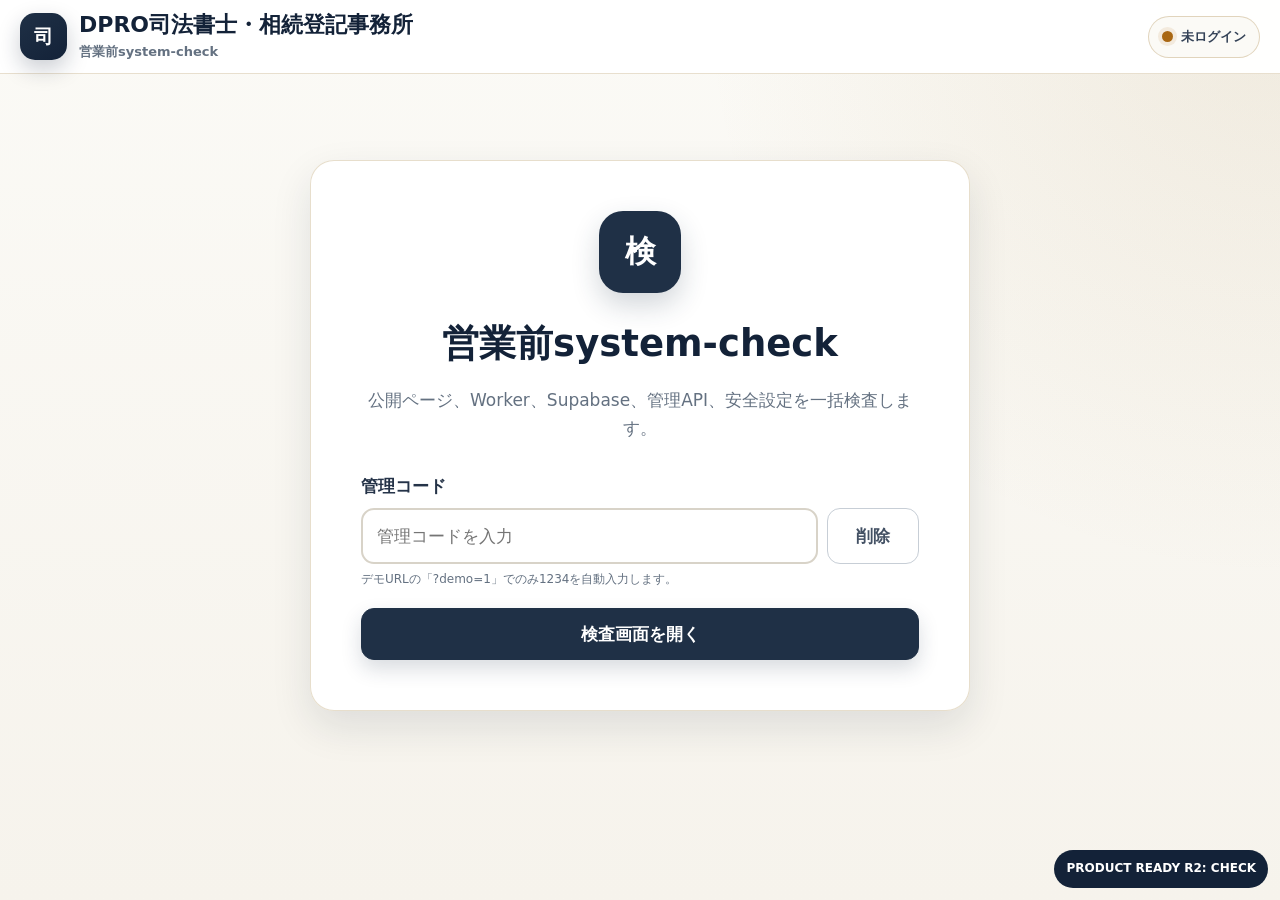
<file: system-check.html>
<!doctype html>
<html lang="ja">
<head>
  <meta charset="utf-8">
  <meta name="viewport" content="width=device-width,initial-scale=1,viewport-fit=cover">
  <meta name="theme-color" content="#1F3046">
  <meta name="description" content="DPRO司法書士・相続登記 LINE 営業前system-check画面">
  <title>営業前system-check｜DPRO司法書士・相続登記 LINE</title>
  <link rel="stylesheet" href="./dpro-base.css">
  <style>
    :root {
      --navy: #1f3046;
      --deep: #132238;
      --gold: #a17b35;
      --ivory: #f6f3ec;
      --white: #fff;
      --text: #1c2733;
      --muted: #647181;
      --border: #ddd7ca;
      --soft: #faf8f3;
      --success: #2f7a55;
      --warning: #a96713;
      --danger: #b42318;
      --blue: #365f84;
      --purple: #704e8f;
      --shadow: 0 16px 40px rgba(19, 34, 56, 0.11);
    }

    * {
      box-sizing: border-box;
    }

    html {
      min-width: 320px;
      color: var(--text);
      background: var(--ivory);
      font-family:
        system-ui, -apple-system, BlinkMacSystemFont, "Segoe UI",
        "Noto Sans JP", sans-serif;
      font-size: 17px;
      line-height: 1.65;
      -webkit-text-size-adjust: 100%;
    }

    body {
      min-height: 100vh;
      margin: 0;
      background:
        radial-gradient(circle at 100% 0%, rgba(161, 123, 53, 0.12), transparent 34rem),
        linear-gradient(180deg, #fbfaf6 0%, var(--ivory) 100%);
    }

    button,
    input,
    select,
    textarea {
      font: inherit;
    }

    button {
      cursor: pointer;
      -webkit-tap-highlight-color: transparent;
    }

    button:disabled {
      cursor: not-allowed;
      opacity: 0.55;
    }

    a {
      color: inherit;
    }

    .hidden {
      display: none !important;
    }

    .topbar {
      position: sticky;
      z-index: 80;
      top: 0;
      display: flex;
      min-height: 74px;
      align-items: center;
      justify-content: space-between;
      gap: 18px;
      padding: 0 20px;
      border-bottom: 1px solid rgba(161, 123, 53, 0.24);
      background: rgba(255, 255, 255, 0.97);
      backdrop-filter: blur(14px);
    }

    .brand {
      display: flex;
      min-width: 0;
      align-items: center;
      gap: 12px;
      color: inherit;
      text-decoration: none;
    }

    .brand-mark {
      display: grid;
      width: 47px;
      height: 47px;
      flex: 0 0 auto;
      place-items: center;
      border-radius: 15px;
      color: #fff;
      background: linear-gradient(145deg, var(--navy), var(--deep));
      box-shadow: 0 9px 22px rgba(19, 34, 56, 0.22);
      font-size: 19px;
      font-weight: 900;
    }

    .brand-name {
      display: block;
      overflow: hidden;
      color: var(--deep);
      font-size: clamp(17px, 2.1vw, 22px);
      font-weight: 900;
      line-height: 1.35;
      text-overflow: ellipsis;
      white-space: nowrap;
    }

    .brand-sub {
      display: block;
      margin-top: 1px;
      color: var(--muted);
      font-size: 13px;
      font-weight: 700;
    }

    .top-actions {
      display: flex;
      align-items: center;
      gap: 9px;
    }

    .connection {
      display: inline-flex;
      min-height: 42px;
      align-items: center;
      gap: 8px;
      padding: 8px 13px;
      border: 1px solid rgba(161, 123, 53, 0.3);
      border-radius: 999px;
      color: #344257;
      background: #fbfaf6;
      font-size: 13px;
      font-weight: 900;
      white-space: nowrap;
    }

    .connection-dot {
      width: 11px;
      height: 11px;
      border-radius: 999px;
      background: var(--warning);
      box-shadow: 0 0 0 4px rgba(169, 103, 19, 0.11);
    }

    .connection[data-status="ok"] .connection-dot {
      background: var(--success);
      box-shadow: 0 0 0 4px rgba(47, 122, 85, 0.12);
    }

    .connection[data-status="error"] .connection-dot {
      background: var(--danger);
      box-shadow: 0 0 0 4px rgba(180, 35, 24, 0.11);
    }

    .top-button {
      display: inline-flex;
      min-height: 45px;
      align-items: center;
      justify-content: center;
      padding: 9px 14px;
      border: 1px solid #c6ced6;
      border-radius: 12px;
      color: #354456;
      background: #fff;
      font-size: 13px;
      font-weight: 900;
    }

    .login-shell {
      display: grid;
      min-height: calc(100vh - 74px);
      padding: 38px 18px 70px;
      place-items: start center;
    }

    .login-card {
      width: min(660px, 100%);
      margin-top: 48px;
      padding: clamp(30px, 5vw, 50px);
      border: 1px solid rgba(161, 123, 53, 0.25);
      border-radius: 24px;
      background: rgba(255, 255, 255, 0.98);
      box-shadow: var(--shadow);
    }

    .login-icon {
      display: grid;
      width: 82px;
      height: 82px;
      margin: 0 auto 20px;
      place-items: center;
      border-radius: 24px;
      color: #fff;
      background: var(--navy);
      box-shadow: 0 12px 28px rgba(31, 48, 70, 0.2);
      font-size: 31px;
      font-weight: 900;
    }

    .login-card h1 {
      margin: 0;
      color: var(--deep);
      font-size: clamp(28px, 4vw, 37px);
      text-align: center;
    }

    .login-card > p {
      margin: 12px auto 0;
      color: var(--muted);
      text-align: center;
    }

    .login-form {
      display: grid;
      gap: 18px;
      margin-top: 30px;
    }

    .field label {
      display: block;
      margin-bottom: 8px;
      color: #253348;
      font-weight: 900;
    }

    .control {
      width: 100%;
      min-height: 55px;
      padding: 12px 14px;
      border: 2px solid #d8d3c8;
      border-radius: 13px;
      color: var(--text);
      background: #fff;
      outline: none;
    }

    .control:focus {
      border-color: var(--gold);
      box-shadow: 0 0 0 4px rgba(161, 123, 53, 0.18);
    }

    .control[aria-invalid="true"] {
      border-color: var(--danger);
      box-shadow: 0 0 0 4px rgba(180, 35, 24, 0.11);
    }

    .code-row {
      display: grid;
      grid-template-columns: 1fr auto;
      gap: 9px;
    }

    .clear-button {
      min-width: 92px;
      min-height: 55px;
      border: 1px solid #c7ced6;
      border-radius: 13px;
      color: #435164;
      background: #fff;
      font-weight: 900;
    }

    .help {
      margin: 6px 0 0;
      color: var(--muted);
      font-size: 12px;
    }

    .primary,
    .secondary,
    .danger,
    .success {
      display: inline-flex;
      min-height: 52px;
      align-items: center;
      justify-content: center;
      gap: 8px;
      padding: 11px 18px;
      border-radius: 13px;
      font-weight: 900;
      text-decoration: none;
    }

    .primary {
      border: 1px solid var(--navy);
      color: #fff;
      background: var(--navy);
      box-shadow: 0 9px 20px rgba(31, 48, 70, 0.17);
    }

    .secondary {
      border: 1px solid #bec6cf;
      color: #354456;
      background: #fff;
    }

    .danger {
      border: 1px solid #e4b9b5;
      color: #982119;
      background: #fff5f4;
    }

    .success {
      border: 1px solid #b7d8c5;
      color: #205c40;
      background: #edf7f1;
    }

    .message {
      display: none;
      padding: 14px 16px;
      border-radius: 12px;
      font-size: 14px;
      font-weight: 900;
    }

    .message.show {
      display: block;
    }

    .message[data-tone="success"] {
      color: #205c40;
      background: #eaf6ef;
    }

    .message[data-tone="error"] {
      color: #922018;
      background: #fff0ef;
    }

    .demo-note {
      display: none;
      margin-top: 18px;
      padding: 15px 17px;
      border-left: 5px solid var(--gold);
      border-radius: 11px;
      color: #57492e;
      background: #fff8e9;
      font-size: 14px;
    }

    .demo-note.show {
      display: block;
    }

    .check-app {
      display: none;
      padding-bottom: 70px;
    }

    .check-app.show {
      display: block;
    }

    .workspace {
      width: min(1320px, calc(100% - 28px));
      margin: 0 auto;
      padding: 26px 0 60px;
    }

    .hero {
      display: flex;
      align-items: flex-end;
      justify-content: space-between;
      gap: 18px;
      margin-bottom: 18px;
    }

    .hero-eyebrow {
      margin: 0 0 5px;
      color: var(--gold);
      font-size: 13px;
      font-weight: 900;
      letter-spacing: 0.11em;
    }

    .hero h1 {
      margin: 0;
      color: var(--deep);
      font-size: clamp(29px, 4vw, 43px);
      line-height: 1.3;
    }

    .hero p {
      margin: 7px 0 0;
      color: var(--muted);
      font-size: 15px;
    }

    .hero-actions {
      display: flex;
      flex-wrap: wrap;
      justify-content: flex-end;
      gap: 9px;
    }

    .summary-grid {
      display: grid;
      grid-template-columns: minmax(0, 1.25fr) repeat(3, minmax(170px, 0.45fr));
      gap: 14px;
      margin-bottom: 18px;
    }

    .overall-card,
    .summary-card {
      min-height: 140px;
      padding: 20px;
      border: 1px solid rgba(161, 123, 53, 0.23);
      border-radius: 18px;
      background: #fff;
      box-shadow: 0 11px 28px rgba(19, 34, 56, 0.08);
    }

    .overall-card {
      display: grid;
      grid-template-columns: auto minmax(0, 1fr);
      gap: 17px;
      align-items: center;
    }

    .overall-icon {
      display: grid;
      width: 78px;
      height: 78px;
      place-items: center;
      border-radius: 23px;
      color: #fff;
      background: var(--warning);
      box-shadow: 0 12px 25px rgba(169, 103, 19, 0.2);
      font-size: 29px;
      font-weight: 900;
    }

    .overall-card[data-status="pass"] .overall-icon {
      background: var(--success);
      box-shadow: 0 12px 25px rgba(47, 122, 85, 0.2);
    }

    .overall-card[data-status="fail"] .overall-icon {
      background: var(--danger);
      box-shadow: 0 12px 25px rgba(180, 35, 24, 0.2);
    }

    .overall-card h2 {
      margin: 0;
      color: var(--deep);
      font-size: 25px;
    }

    .overall-card p {
      margin: 5px 0 0;
      color: var(--muted);
      font-size: 14px;
    }

    .summary-card span {
      display: block;
      color: var(--muted);
      font-size: 13px;
      font-weight: 900;
    }

    .summary-card strong {
      display: block;
      margin-top: 12px;
      color: var(--deep);
      font-size: 31px;
      line-height: 1.2;
    }

    .summary-card small {
      display: block;
      margin-top: 5px;
      color: var(--muted);
      font-size: 12px;
    }

    .progress-panel {
      display: none;
      margin-bottom: 18px;
      padding: 16px 18px;
      border: 1px solid rgba(54, 95, 132, 0.25);
      border-radius: 15px;
      color: #294c6c;
      background: #eef5fb;
    }

    .progress-panel.show {
      display: block;
    }

    .progress-head {
      display: flex;
      align-items: center;
      justify-content: space-between;
      gap: 12px;
      font-weight: 900;
    }

    .progress-bar {
      overflow: hidden;
      height: 11px;
      margin-top: 11px;
      border-radius: 999px;
      background: #dce7ef;
    }

    .progress-value {
      width: 0;
      height: 100%;
      border-radius: 999px;
      background: var(--blue);
      transition: width 0.2s ease;
    }

    .layout {
      display: grid;
      grid-template-columns: minmax(0, 1.45fr) minmax(340px, 0.55fr);
      gap: 18px;
      align-items: start;
    }

    .panel {
      overflow: hidden;
      border: 1px solid rgba(161, 123, 53, 0.23);
      border-radius: 18px;
      background: #fff;
      box-shadow: 0 12px 30px rgba(19, 34, 56, 0.08);
    }

    .panel + .panel {
      margin-top: 17px;
    }

    .panel-head {
      display: flex;
      align-items: center;
      justify-content: space-between;
      gap: 14px;
      padding: 18px 20px;
      border-bottom: 1px solid #e4dfd6;
      background: linear-gradient(180deg, #fff 0%, #fcfbf7 100%);
    }

    .panel-head h2 {
      margin: 0;
      color: var(--deep);
      font-size: 21px;
    }

    .panel-head p {
      margin: 3px 0 0;
      color: var(--muted);
      font-size: 12px;
    }

    .panel-body {
      padding: 18px 20px 21px;
    }

    .check-list {
      display: grid;
      gap: 10px;
    }

    .check-row {
      display: grid;
      grid-template-columns: auto minmax(0, 1fr) auto;
      gap: 13px;
      align-items: center;
      padding: 14px 15px;
      border: 1px solid #ded9cf;
      border-radius: 13px;
      background: #fff;
    }

    .check-icon {
      display: grid;
      width: 42px;
      height: 42px;
      place-items: center;
      border-radius: 12px;
      color: #fff;
      background: #8793a1;
      font-size: 14px;
      font-weight: 900;
    }

    .check-row[data-status="running"] .check-icon {
      background: var(--blue);
      animation: pulse 1.1s infinite;
    }

    .check-row[data-status="pass"] .check-icon {
      background: var(--success);
    }

    .check-row[data-status="warning"] .check-icon {
      background: var(--warning);
    }

    .check-row[data-status="fail"] .check-icon {
      background: var(--danger);
    }

    @keyframes pulse {
      50% {
        opacity: 0.55;
      }
    }

    .check-main strong {
      display: block;
      color: var(--deep);
      font-size: 15px;
    }

    .check-main span {
      display: block;
      margin-top: 2px;
      color: var(--muted);
      font-size: 12px;
      overflow-wrap: anywhere;
    }

    .check-result {
      min-width: 84px;
      text-align: right;
    }

    .status {
      display: inline-flex;
      min-height: 31px;
      align-items: center;
      justify-content: center;
      padding: 5px 9px;
      border-radius: 999px;
      color: #3c566b;
      background: #eaf0f5;
      font-size: 11px;
      font-weight: 900;
      white-space: nowrap;
    }

    .status[data-tone="success"] {
      color: #205c40;
      background: #eaf6ef;
    }

    .status[data-tone="warning"] {
      color: #76470e;
      background: #fff3df;
    }

    .status[data-tone="danger"] {
      color: #912117;
      background: #fff0ef;
    }

    .duration {
      display: block;
      margin-top: 4px;
      color: var(--muted);
      font-size: 10px;
      font-weight: 800;
    }

    .data-grid {
      display: grid;
      grid-template-columns: repeat(2, minmax(0, 1fr));
      gap: 9px;
    }

    .data-box {
      padding: 12px 13px;
      border: 1px solid #e1ddd4;
      border-radius: 12px;
      background: #faf9f5;
    }

    .data-box span {
      display: block;
      color: var(--muted);
      font-size: 11px;
      font-weight: 900;
    }

    .data-box strong {
      display: block;
      margin-top: 3px;
      color: var(--deep);
      font-size: 15px;
      overflow-wrap: anywhere;
    }

    .page-list {
      display: grid;
      gap: 9px;
    }

    .page-row {
      display: grid;
      grid-template-columns: minmax(0, 1fr) auto;
      gap: 12px;
      align-items: center;
      padding: 12px 13px;
      border: 1px solid #ded9cf;
      border-radius: 12px;
      background: #fff;
    }

    .page-row strong {
      display: block;
      color: var(--deep);
      font-size: 14px;
    }

    .page-row span {
      display: block;
      margin-top: 2px;
      color: var(--muted);
      font-size: 11px;
      overflow-wrap: anywhere;
    }

    .page-actions {
      display: flex;
      gap: 7px;
    }

    .mini-button {
      display: inline-flex;
      min-height: 39px;
      align-items: center;
      justify-content: center;
      padding: 7px 10px;
      border: 1px solid #c2cad2;
      border-radius: 10px;
      color: #354456;
      background: #fff;
      font-size: 11px;
      font-weight: 900;
      text-decoration: none;
    }

    .notice {
      padding: 14px 16px;
      border-left: 5px solid var(--gold);
      border-radius: 11px;
      color: #435164;
      background: #faf7ef;
      font-size: 13px;
    }

    .danger-zone {
      padding: 16px;
      border: 1px solid #e7bdb9;
      border-radius: 14px;
      background: #fff7f6;
    }

    .danger-zone h3 {
      margin: 0;
      color: #8e2018;
      font-size: 17px;
    }

    .danger-zone p {
      margin: 7px 0 13px;
      color: #72504d;
      font-size: 12px;
    }

    .empty {
      display: grid;
      min-height: 135px;
      place-items: center;
      padding: 20px;
      color: var(--muted);
      text-align: center;
    }

    .empty strong {
      display: block;
      color: var(--deep);
      font-size: 18px;
    }

    .raw-details {
      margin-top: 13px;
    }

    .raw-details summary {
      cursor: pointer;
      color: #435164;
      font-size: 12px;
      font-weight: 900;
    }

    .raw-json {
      max-height: 320px;
      overflow: auto;
      margin: 9px 0 0;
      padding: 13px;
      border-radius: 11px;
      color: #dbe8f5;
      background: #14253a;
      font-family: ui-monospace, SFMono-Regular, Menlo, Consolas, monospace;
      font-size: 11px;
      line-height: 1.55;
      white-space: pre-wrap;
      overflow-wrap: anywhere;
    }

    @media (max-width: 1080px) {
      .summary-grid {
        grid-template-columns: repeat(3, minmax(0, 1fr));
      }

      .overall-card {
        grid-column: 1 / -1;
      }

      .layout {
        grid-template-columns: 1fr;
      }
    }

    @media (max-width: 700px) {
      html {
        font-size: 16px;
      }

      .topbar {
        min-height: 68px;
        padding-inline: 11px;
      }

      .brand-sub,
      .connection span:last-child,
      .top-button {
        display: none;
      }

      .workspace {
        width: min(100% - 20px, 680px);
        padding-top: 18px;
      }

      .hero {
        display: grid;
      }

      .hero-actions {
        justify-content: flex-start;
      }

      .summary-grid {
        grid-template-columns: 1fr 1fr;
      }

      .overall-card {
        grid-column: 1 / -1;
      }

      .summary-card:last-child {
        grid-column: 1 / -1;
      }

      .check-row {
        grid-template-columns: auto minmax(0, 1fr);
      }

      .check-result {
        grid-column: 2;
        text-align: left;
      }

      .data-grid {
        grid-template-columns: 1fr;
      }

      .page-row {
        grid-template-columns: 1fr;
      }

      .page-actions {
        justify-content: flex-start;
      }
    }
  </style>
</head>
<body>
  <header class="topbar">
    <a class="brand" href="./system-check.html">
      <span class="brand-mark" aria-hidden="true">司</span>
      <span>
        <span class="brand-name" id="header-office">DPRO司法書士・相続登記事務所</span>
        <span class="brand-sub">営業前system-check</span>
      </span>
    </a>

    <div class="top-actions">
      <div class="connection" id="connection" data-status="checking">
        <span class="connection-dot" aria-hidden="true"></span>
        <span id="connection-text">未ログイン</span>
      </div>
      <button class="top-button hidden" id="logout-button" type="button">ログアウト</button>
    </div>
  </header>

  <main>
    <section class="login-shell" id="login-shell">
      <div class="login-card">
        <div class="login-icon" aria-hidden="true">検</div>
        <h1>営業前system-check</h1>
        <p>
          公開ページ、Worker、Supabase、管理API、安全設定を一括検査します。
        </p>

        <form class="login-form" id="login-form" novalidate>
          <div class="field">
            <label for="admin-code">管理コード</label>
            <div class="code-row">
              <input
                class="control"
                id="admin-code"
                type="password"
                inputmode="numeric"
                autocomplete="current-password"
                maxlength="200"
                placeholder="管理コードを入力"
                required
              >
              <button class="clear-button" id="clear-code" type="button">削除</button>
            </div>
            <p class="help">
              デモURLの「?demo=1」でのみ1234を自動入力します。
            </p>
          </div>

          <div class="message" id="login-message"></div>

          <button class="primary" id="login-button" type="submit">
            検査画面を開く
          </button>
        </form>

        <div class="demo-note" id="demo-note">
          デモモードです。管理コード1234でログインします。本番では1234を使用できません。
        </div>
      </div>
    </section>

    <section class="check-app" id="check-app">
      <div class="workspace">
        <div class="hero">
          <div>
            <p class="hero-eyebrow">PRE-SALES SYSTEM CHECK</p>
            <h1>営業前一括検査</h1>
            <p id="last-run-text">まだ検査していません。</p>
          </div>

          <div class="hero-actions">
            <button class="secondary" id="copy-result-button" type="button" disabled>
              結果をコピー
            </button>
            <button class="primary" id="run-all-button" type="button">
              一括検査を実行
            </button>
          </div>
        </div>

        <div class="summary-grid">
          <article class="overall-card" id="overall-card" data-status="idle">
            <div class="overall-icon" id="overall-icon">待</div>
            <div>
              <h2 id="overall-title">検査待ち</h2>
              <p id="overall-message">
                「一括検査を実行」を押すと、営業前に必要な項目を確認します。
              </p>
            </div>
          </article>

          <article class="summary-card">
            <span>合格</span>
            <strong id="pass-count">0</strong>
            <small>正常に確認できた項目</small>
          </article>

          <article class="summary-card">
            <span>要確認</span>
            <strong id="warning-count">0</strong>
            <small>営業前に確認する項目</small>
          </article>

          <article class="summary-card">
            <span>不合格</span>
            <strong id="fail-count">0</strong>
            <small>修正が必要な項目</small>
          </article>
        </div>

        <div class="progress-panel" id="progress-panel">
          <div class="progress-head">
            <span id="progress-text">検査中</span>
            <span id="progress-number">0 / 0</span>
          </div>
          <div class="progress-bar">
            <div class="progress-value" id="progress-value"></div>
          </div>
        </div>

        <div class="layout">
          <div>
            <section class="panel">
              <div class="panel-head">
                <div>
                  <h2>1．公開基盤・公開ページ</h2>
                  <p>GitHub Pages、設定ファイル、公開APIを確認します。</p>
                </div>
              </div>
              <div class="panel-body">
                <div class="check-list" id="public-check-list"></div>
              </div>
            </section>

            <section class="panel">
              <div class="panel-head">
                <div>
                  <h2>2．Worker・Supabase・安全設定</h2>
                  <p>データベース接続、環境変数、production_guardを確認します。</p>
                </div>
              </div>
              <div class="panel-body">
                <div class="check-list" id="system-check-list"></div>
              </div>
            </section>

            <section class="panel">
              <div class="panel-head">
                <div>
                  <h2>3．管理API読取検査</h2>
                  <p>営業画面が使用する主要APIを、データ変更なしで確認します。</p>
                </div>
              </div>
              <div class="panel-body">
                <div class="check-list" id="admin-check-list"></div>
              </div>
            </section>
          </div>

          <div>
            <section class="panel">
              <div class="panel-head">
                <div>
                  <h2>データ件数</h2>
                  <p>system-check・管理APIから取得した現在値です。</p>
                </div>
              </div>
              <div class="panel-body">
                <div class="data-grid" id="data-count-grid">
                  <div class="empty" style="grid-column:1/-1;">
                    <div>
                      <strong>未取得</strong>
                      一括検査後に件数を表示します。
                    </div>
                  </div>
                </div>
              </div>
            </section>

            <section class="panel">
              <div class="panel-head">
                <div>
                  <h2>画面リンク</h2>
                  <p>営業時に確認する各画面を開けます。</p>
                </div>
              </div>
              <div class="panel-body">
                <div class="page-list" id="page-list"></div>
              </div>
            </section>

            <section class="panel">
              <div class="panel-head">
                <div>
                  <h2>営業前の判定基準</h2>
                </div>
              </div>
              <div class="panel-body">
                <div class="notice">
                  不合格が0件で、要確認が意図した設定だけであれば営業利用可能です。
                  法的期限は候補と確定を分け、司法書士確認済みかを必ず確認してください。
                </div>
              </div>
            </section>

            <section class="panel">
              <div class="panel-head">
                <div>
                  <h2>デモデータ</h2>
                  <p>通常の一括検査ではデータを書き換えません。</p>
                </div>
              </div>
              <div class="panel-body">
                <div class="danger-zone">
                  <h3>デモデータ再生成</h3>
                  <p>
                    デモ事務所の案件・顧客・相談・予約を初期状態へ戻します。
                    本番事務所では実行できません。
                  </p>
                  <button class="danger" id="demo-prepare-button" type="button">
                    デモデータを再生成
                  </button>
                </div>

                <details class="raw-details">
                  <summary>system-checkのJSONを確認</summary>
                  <pre class="raw-json" id="raw-json">まだ取得していません。</pre>
                </details>
              </div>
            </section>
          </div>
        </div>
      </div>
    </section>
  </main>

  <script src="./config.js"></script>
  <script>
    (() => {
      "use strict";

      const SESSION_KEY = "dpro_shiho_system_check_session";

      const state = {
        token: null,
        expiresAt: 0,
        office: null,
        staff: null,
        demoMode: false,
        running: false,
        results: [],
        rawSystemCheck: null,
        collectedData: {},
      };

      const dom = {};
      const checkElements = new Map();

      document.addEventListener("DOMContentLoaded", initialize);

      function initialize() {
        cacheDom();
        bindEvents();

        state.demoMode = window.DPRO_SHIHO.isDemoMode();
        renderPageLinks();
        buildCheckRows();
        if (state.demoMode) {
          dom.adminCode.value = window.DPRO_SHIHO_CONFIG.demo.adminCode;
          dom.demoNote.classList.add("show");
        }

        const session = readSession();
        if (session) {
          state.token = session.token;
          state.expiresAt = session.expiresAt;
          state.office = session.office;
          state.staff = session.staff;
          openApp();
        }
      }

      function cacheDom() {
        [
          "header-office",
          "connection",
          "connection-text",
          "logout-button",
          "login-shell",
          "login-form",
          "admin-code",
          "clear-code",
          "login-button",
          "login-message",
          "demo-note",
          "check-app",
          "last-run-text",
          "copy-result-button",
          "run-all-button",
          "overall-card",
          "overall-icon",
          "overall-title",
          "overall-message",
          "pass-count",
          "warning-count",
          "fail-count",
          "progress-panel",
          "progress-text",
          "progress-number",
          "progress-value",
          "public-check-list",
          "system-check-list",
          "admin-check-list",
          "data-count-grid",
          "page-list",
          "demo-prepare-button",
          "raw-json",
        ].forEach((id) => {
          dom[toKey(id)] = document.getElementById(id);
        });
      }

      function bindEvents() {
        dom.loginForm.addEventListener("submit", login);
        dom.clearCode.addEventListener("click", () => {
          dom.adminCode.value = "";
          dom.adminCode.focus();
        });
        dom.logoutButton.addEventListener("click", logout);
        dom.runAllButton.addEventListener("click", runAllChecks);
        dom.copyResultButton.addEventListener("click", copyResult);
        dom.demoPrepareButton.addEventListener("click", runDemoPrepare);
      }

      async function login(event) {
        event.preventDefault();
        const code = dom.adminCode.value.trim();

        if (!code) {
          dom.adminCode.setAttribute("aria-invalid", "true");
          showMessage(dom.loginMessage, "管理コードを入力してください。", "error");
          return;
        }

        dom.adminCode.removeAttribute("aria-invalid");
        dom.loginButton.disabled = true;
        dom.loginButton.textContent = "確認中";
        hideMessage(dom.loginMessage);

        try {
          const result = await window.DPRO_SHIHO.apiFetch(
            window.DPRO_SHIHO_CONFIG.api.endpoints.adminLogin,
            {
              method: "POST",
              body: { code },
            },
          );

          state.token = result.token;
          state.expiresAt =
            Date.now() + Math.max(60, Number(result.expires_in || 28800) - 30) * 1000;
          state.office = result.office || null;
          state.staff = result.staff || null;

          sessionStorage.setItem(
            SESSION_KEY,
            JSON.stringify({
              token: state.token,
              expiresAt: state.expiresAt,
              office: state.office,
              staff: state.staff,
            }),
          );

          openApp();
        } catch (error) {
          showMessage(
            dom.loginMessage,
            error?.message || "検査画面へログインできませんでした。",
            "error",
          );
        } finally {
          dom.loginButton.disabled = false;
          dom.loginButton.textContent = "検査画面を開く";
        }
      }

      function readSession() {
        try {
          const saved = JSON.parse(sessionStorage.getItem(SESSION_KEY) || "null");
          if (
            saved?.token &&
            Number(saved.expiresAt) > Date.now() + 30 * 1000
          ) {
            return saved;
          }
        } catch {
          sessionStorage.removeItem(SESSION_KEY);
        }
        return null;
      }

      function openApp() {
        dom.loginShell.classList.add("hidden");
        dom.checkApp.classList.add("show");
        dom.logoutButton.classList.remove("hidden");

        const officeName =
          state.office?.office_name ||
          window.DPRO_SHIHO_CONFIG.system.officeName;
        dom.headerOffice.textContent = officeName;
        dom.demoPrepareButton.disabled = !state.office?.is_demo;
        dom.demoPrepareButton.title = state.office?.is_demo
          ? "デモデータを初期状態へ戻します"
          : "本番事務所では実行できません";
        setConnection("ok", "管理者ログイン済み");
      }

      async function adminFetch(path, options = {}) {
        if (!state.token) {
          const error = new Error("管理者認証が必要です。");
          error.status = 401;
          throw error;
        }

        return window.DPRO_SHIHO.apiFetch(path, {
          ...options,
          token: state.token,
        });
      }

      function buildCheckRows() {
        const definitions = checkDefinitions();

        definitions.forEach((definition) => {
          const list =
            definition.group === "public"
              ? dom.publicCheckList
              : definition.group === "system"
                ? dom.systemCheckList
                : dom.adminCheckList;

          const row = document.createElement("article");
          row.className = "check-row";
          row.dataset.status = "idle";

          const icon = document.createElement("div");
          icon.className = "check-icon";
          icon.textContent = "待";

          const main = document.createElement("div");
          main.className = "check-main";
          const title = document.createElement("strong");
          title.textContent = definition.label;
          const detail = document.createElement("span");
          detail.textContent = definition.initialDetail || "未実行";
          main.append(title, detail);

          const result = document.createElement("div");
          result.className = "check-result";
          const badge = statusBadge("未実行", "neutral");
          const duration = document.createElement("span");
          duration.className = "duration";
          duration.textContent = "";
          result.append(badge, duration);

          row.append(icon, main, result);
          list.appendChild(row);

          checkElements.set(definition.id, {
            row,
            icon,
            detail,
            badge,
            duration,
          });
        });
      }

      function checkDefinitions() {
        return [
          {
            id: "https",
            group: "public",
            label: "GitHub Pages HTTPS",
            initialDetail: "公開画面がHTTPSで開かれているか確認",
          },
          {
            id: "config",
            group: "public",
            label: "config.js",
            initialDetail: "公開設定ファイルとAPI URLを確認",
          },
          {
            id: "assets",
            group: "public",
            label: "共通CSS・主要画面",
            initialDetail: "公開ファイルのHTTP応答を確認",
          },
          {
            id: "health",
            group: "public",
            label: "Worker Health",
            initialDetail: "WorkerとSupabaseの総合応答を確認",
          },
          {
            id: "ping",
            group: "public",
            label: "Worker Ping",
            initialDetail: "軽量APIの応答とバージョンを確認",
          },
          {
            id: "publicOffice",
            group: "public",
            label: "公開事務所情報",
            initialDetail: "事務所名・30分枠・デモ状態を確認",
          },
          {
            id: "categories",
            group: "public",
            label: "相談分野",
            initialDetail: "公開相談カテゴリを取得",
          },
          {
            id: "availability",
            group: "public",
            label: "30分空き枠",
            initialDetail: "本日以降の予約枠形式を確認",
          },
          {
            id: "adminSystem",
            group: "system",
            label: "管理system-check",
            initialDetail: "認証済み総合検査を実行",
          },
          {
            id: "database",
            group: "system",
            label: "Supabase接続",
            initialDetail: "DB接続と主要テーブル件数を確認",
          },
          {
            id: "phone",
            group: "system",
            label: "電話番号正規化",
            initialDetail: "ハイフン・全角・+81対応のDB設定を確認",
          },
          {
            id: "slot",
            group: "system",
            label: "30分予約枠",
            initialDetail: "DBと公開設定の両方を確認",
          },
          {
            id: "privatePath",
            group: "system",
            label: "機密書類の公開パス",
            initialDetail: "公開経路に機密書類がないことを確認",
          },
          {
            id: "productionGuard",
            group: "system",
            label: "production_guard",
            initialDetail: "本番誤操作防止設定を確認",
          },
          {
            id: "environment",
            group: "system",
            label: "Worker環境変数",
            initialDetail: "URL・秘密鍵・トークン・Storage設定を確認",
          },
          {
            id: "defaultCodeBlock",
            group: "system",
            label: "本番1234拒否",
            initialDetail: "本番で共通管理コードを使わない設定を確認",
          },
          {
            id: "dashboard",
            group: "admin",
            label: "ダッシュボードAPI",
            initialDetail: "集計・相談・案件・予約・期限・タスクを取得",
          },
          {
            id: "inquiries",
            group: "admin",
            label: "相談受付API",
            initialDetail: "相談一覧を読取検査",
          },
          {
            id: "clients",
            group: "admin",
            label: "顧客検索API",
            initialDetail: "顧客一覧を読取検査",
          },
          {
            id: "cases",
            group: "admin",
            label: "案件API",
            initialDetail: "案件一覧を読取検査",
          },
          {
            id: "appointments",
            group: "admin",
            label: "予約API",
            initialDetail: "本日の予約一覧を読取検査",
          },
          {
            id: "staff",
            group: "admin",
            label: "スタッフAPI",
            initialDetail: "スタッフと権限を読取検査",
          },
          {
            id: "settings",
            group: "admin",
            label: "事務所設定API",
            initialDetail: "事務所設定を読取検査",
          },
          {
            id: "lineLinks",
            group: "admin",
            label: "LINE連携承認API",
            initialDetail: "承認待ち申請を読取検査",
          },
          {
            id: "templates",
            group: "admin",
            label: "文面テンプレートAPI",
            initialDetail: "メッセージテンプレートを読取検査",
          },
          {
            id: "referrals",
            group: "admin",
            label: "紹介先API",
            initialDetail: "紹介先・連携先を読取検査",
          },
        ];
      }

      async function runAllChecks() {
        if (state.running) return;

        state.running = true;
        state.results = [];
        state.rawSystemCheck = null;
        state.collectedData = {};
        resetRows();

        dom.runAllButton.disabled = true;
        dom.runAllButton.textContent = "検査中";
        dom.copyResultButton.disabled = true;
        dom.progressPanel.classList.add("show");
        setConnection("checking", "一括検査中");

        const tasks = createTasks();
        let completed = 0;

        updateProgress(completed, tasks.length, "一括検査を開始しています");

        for (const task of tasks) {
          setRowRunning(task.id);

          const startedAt = performance.now();
          let outcome;

          try {
            outcome = await task.run();
          } catch (error) {
            outcome = {
              status: "fail",
              detail: error?.message || "検査中にエラーが発生しました。",
            };
          }

          const durationMs = Math.round(performance.now() - startedAt);
          const result = {
            id: task.id,
            label: task.label,
            status: outcome.status || "pass",
            detail: outcome.detail || "正常です。",
            durationMs,
          };

          state.results.push(result);
          applyRowResult(result);

          completed += 1;
          updateProgress(completed, tasks.length, `${task.label}を確認しました`);
        }

        renderSummary();
        renderDataCounts();
        renderRawJson();

        dom.lastRunText.textContent =
          `最終検査：${formatDateTime(new Date().toISOString())}`;
        dom.runAllButton.disabled = false;
        dom.runAllButton.textContent = "もう一度検査";
        dom.copyResultButton.disabled = false;
        dom.progressPanel.classList.remove("show");
        state.running = false;

        const hasFail = state.results.some((result) => result.status === "fail");
        setConnection(
          hasFail ? "error" : "ok",
          hasFail ? "要修正あり" : "検査完了",
        );
      }

      function createTasks() {
        const definitions = Object.fromEntries(
          checkDefinitions().map((item) => [item.id, item]),
        );

        const task = (id, run) => ({
          id,
          label: definitions[id].label,
          run,
        });

        return [
          task("https", checkHttps),
          task("config", checkConfig),
          task("assets", checkAssets),
          task("health", checkHealth),
          task("ping", checkPing),
          task("publicOffice", checkPublicOffice),
          task("categories", checkCategories),
          task("availability", checkAvailability),
          task("adminSystem", checkAdminSystem),
          task("database", checkDatabase),
          task("phone", checkPhoneNormalization),
          task("slot", checkSlotMinutes),
          task("privatePath", checkPrivatePath),
          task("productionGuard", checkProductionGuard),
          task("environment", checkEnvironment),
          task("defaultCodeBlock", checkDefaultCodeBlock),
          task("dashboard", checkDashboard),
          task("inquiries", checkInquiries),
          task("clients", checkClients),
          task("cases", checkCases),
          task("appointments", checkAppointments),
          task("staff", checkStaff),
          task("settings", checkSettings),
          task("lineLinks", checkLineLinks),
          task("templates", checkTemplates),
          task("referrals", checkReferrals),
        ];
      }

      async function checkHttps() {
        const https = window.location.protocol === "https:";
        const expectedHost =
          window.location.hostname === "dpromstk2000-lab.github.io" ||
          ["localhost", "127.0.0.1"].includes(window.location.hostname);

        if (!https && !["localhost", "127.0.0.1"].includes(window.location.hostname)) {
          return {
            status: "fail",
            detail: `HTTPSではありません：${window.location.protocol}`,
          };
        }

        return {
          status: expectedHost ? "pass" : "warning",
          detail: `${window.location.protocol}//${window.location.host}`,
        };
      }

      async function checkConfig() {
        const config = window.DPRO_SHIHO_CONFIG;

        if (!window.DPRO_SHIHO || !config) {
          return {
            status: "fail",
            detail: "config.jsのグローバル設定を読み込めません。",
          };
        }

        const apiUrl = String(config.api?.baseUrl || "");
        if (!apiUrl.startsWith("https://")) {
          return {
            status: "fail",
            detail: `API URLがHTTPSではありません：${apiUrl || "未設定"}`,
          };
        }

        return {
          status: "pass",
          detail: `${config.system?.version || "version未設定"}・${apiUrl}`,
        };
      }

      async function checkAssets() {
        const files = [
          "index.html",
          "member.html",
          "owner.html",
          "owner-ipad.html",
          "staff.html",
          "system-check.html",
          "config.js",
          "dpro-base.css",
        ];

        const results = await Promise.all(
          files.map(async (file) => {
            const started = performance.now();
            const response = await fetch(`./${file}?check=${Date.now()}`, {
              method: "GET",
              cache: "no-store",
            });
            return {
              file,
              ok: response.ok,
              status: response.status,
              duration: Math.round(performance.now() - started),
            };
          }),
        );

        state.collectedData.pageChecks = results;

        const failed = results.filter((item) => !item.ok);
        if (failed.length) {
          return {
            status: "fail",
            detail: `取得失敗：${failed
              .map((item) => `${item.file}(${item.status})`)
              .join("、")}`,
          };
        }

        return {
          status: "pass",
          detail: `主要8ファイル取得OK・最長 ${Math.max(
            ...results.map((item) => item.duration),
          )}ms`,
        };
      }

      async function checkHealth() {
        const response = await rawApiRequest(
          window.DPRO_SHIHO_CONFIG.api.endpoints.health,
        );
        state.collectedData.health = response.payload;

        if (!response.ok || response.payload?.ok === false) {
          return {
            status: "fail",
            detail:
              response.payload?.message ||
              `Health応答 ${response.status}`,
          };
        }

        return {
          status: "pass",
          detail: `${response.payload.service}・${response.payload.version}`,
        };
      }

      async function checkPing() {
        const result = await window.DPRO_SHIHO.apiFetch(
          window.DPRO_SHIHO_CONFIG.api.endpoints.ping,
        );
        state.collectedData.ping = result;

        return {
          status: result.ok ? "pass" : "fail",
          detail: `${result.version || "version未設定"}・${result.jst_date || ""}`,
        };
      }

      async function checkPublicOffice() {
        const result = await window.DPRO_SHIHO.apiFetch(
          window.DPRO_SHIHO_CONFIG.api.endpoints.publicOffice,
        );
        state.collectedData.publicOffice = result;

        const slot = Number(result.settings?.default_slot_minutes || 0);
        const valid = Boolean(result.office?.office_name && slot === 30);

        return {
          status: valid ? "pass" : "fail",
          detail:
            `${result.office?.office_name || "事務所名未設定"}・` +
            `予約枠 ${slot || "未設定"}分・` +
            `${result.office?.is_demo ? "デモ" : "本番"}`,
        };
      }

      async function checkCategories() {
        const result = await window.DPRO_SHIHO.apiFetch(
          window.DPRO_SHIHO_CONFIG.api.endpoints.publicCategories,
        );
        state.collectedData.categories = result;

        const rows = Array.isArray(result.categories) ? result.categories : [];
        return {
          status: rows.length > 0 ? "pass" : "fail",
          detail: `公開相談分野 ${rows.length}件`,
        };
      }

      async function checkAvailability() {
        const dates = [
          jstDate(new Date()),
          addDays(jstDate(new Date()), 1),
          addDays(jstDate(new Date()), 2),
          addDays(jstDate(new Date()), 3),
          addDays(jstDate(new Date()), 4),
          addDays(jstDate(new Date()), 5),
          addDays(jstDate(new Date()), 6),
        ];

        let selected = null;

        for (const date of dates) {
          const result = await window.DPRO_SHIHO.apiFetch(
            window.DPRO_SHIHO_CONFIG.api.endpoints.publicAvailability,
            { query: { date } },
          );

          if (!selected || (Array.isArray(result.slots) && result.slots.length)) {
            selected = result;
          }

          if (Array.isArray(result.slots) && result.slots.length) break;
        }

        state.collectedData.availability = selected;

        if (!selected || Number(selected.slot_minutes) !== 30) {
          return {
            status: "fail",
            detail: `slot_minutesが30ではありません：${
              selected?.slot_minutes ?? "未取得"
            }`,
          };
        }

        const slots = Array.isArray(selected.slots) ? selected.slots : [];
        const invalidSlot = slots.find((slot) => {
          const minutes =
            (new Date(slot.end_at).getTime() - new Date(slot.start_at).getTime()) /
            60000;
          return Math.round(minutes) !== 30;
        });

        if (invalidSlot) {
          return {
            status: "fail",
            detail: "30分ではない空き枠が含まれています。",
          };
        }

        return {
          status: slots.length ? "pass" : "warning",
          detail: slots.length
            ? `${selected.date}・空き枠 ${slots.length}件・30分単位`
            : `${selected.date}・30分設定OK・公開可能枠なし`,
        };
      }

      async function ensureAdminSystemCheck() {
        if (state.rawSystemCheck) return state.rawSystemCheck;

        const response = await rawApiRequest(
          window.DPRO_SHIHO_CONFIG.api.endpoints.adminSystemCheck,
          { token: state.token },
        );

        state.rawSystemCheck = response.payload;
        state.collectedData.adminSystemResponse = response;

        return response.payload;
      }

      async function checkAdminSystem() {
        const result = await ensureAdminSystemCheck();
        const response = state.collectedData.adminSystemResponse;

        if (!response?.ok || result?.ok === false) {
          return {
            status: "fail",
            detail:
              result?.message ||
              `管理system-check応答 ${response?.status || "不明"}`,
          };
        }

        return {
          status: "pass",
          detail: `${result.service}・${result.version}`,
        };
      }

      async function checkDatabase() {
        const result = await ensureAdminSystemCheck();
        const database = result?.database || {};

        if (!database.ok) {
          return {
            status: "fail",
            detail: "Supabase system-checkが不合格です。",
          };
        }

        const counts =
          database.database?.counts ||
          database.counts ||
          database.database?.database?.counts ||
          {};
        state.collectedData.systemCounts = counts;

        return {
          status: "pass",
          detail: `DB接続OK・案件 ${Number(
            counts.cases || 0,
          )}件・顧客 ${Number(counts.clients || 0)}件`,
        };
      }

      async function checkPhoneNormalization() {
        const result = await ensureAdminSystemCheck();
        const value = deepPick(result, [
          "database.database.phone_normalization",
          "database.phone_normalization",
          "database.database.database.phone_normalization",
        ]);

        return {
          status: value === true ? "pass" : "fail",
          detail:
            value === true
              ? "電話番号正規化が有効です。"
              : `phone_normalization=${String(value)}`,
        };
      }

      async function checkSlotMinutes() {
        const result = await ensureAdminSystemCheck();
        const dbValue = deepPick(result, [
          "database.database.slot_30_minutes",
          "database.slot_30_minutes",
          "database.database.database.slot_30_minutes",
        ]);
        const publicValue = Number(
          state.collectedData.publicOffice?.settings?.default_slot_minutes || 0,
        );

        const valid = dbValue === true && publicValue === 30;

        return {
          status: valid ? "pass" : "fail",
          detail: `DB=${String(dbValue)}・公開設定=${publicValue || "未取得"}分`,
        };
      }

      async function checkPrivatePath() {
        const result = await ensureAdminSystemCheck();
        const count = Number(
          deepPick(result, [
            "database.database.sensitive_public_path_count",
            "database.sensitive_public_path_count",
            "database.database.database.sensitive_public_path_count",
          ]) ?? -1,
        );

        return {
          status: count === 0 ? "pass" : "fail",
          detail:
            count === 0
              ? "機密書類の公開パスは0件です。"
              : `公開経路の要確認件数：${count}`,
        };
      }

      async function checkProductionGuard() {
        const result = await ensureAdminSystemCheck();
        const guard = Boolean(
          deepPick(result, [
            "database.office.production_guard",
            "database.database.office.production_guard",
          ]),
        );

        return {
          status: guard ? "pass" : "fail",
          detail: `production_guard=${String(guard)}`,
        };
      }

      async function checkEnvironment() {
        const result = await ensureAdminSystemCheck();
        const environment = result?.environment || {};
        const checks = environment.checks || {};

        const required = [
          "supabase_url",
          "supabase_server_key",
          "token_secret_length",
          "office_code",
          "storage_bucket",
        ];

        const failed = required.filter((key) => checks[key] !== true);

        return {
          status: environment.ok && !failed.length ? "pass" : "fail",
          detail: failed.length
            ? `要確認：${failed.join("、")}`
            : `APP_ENV=${environment.app_env || "未設定"}・必須環境変数OK`,
        };
      }

      async function checkDefaultCodeBlock() {
        const result = await ensureAdminSystemCheck();
        const value =
          result?.environment?.checks?.production_default_admin_code_blocked;

        return {
          status: value === true ? "pass" : "fail",
          detail:
            value === true
              ? "本番で管理コード1234を拒否する設定です。"
              : `production_default_admin_code_blocked=${String(value)}`,
        };
      }

      async function checkDashboard() {
        const result = await adminFetch(
          window.DPRO_SHIHO_CONFIG.api.endpoints.adminDashboard,
        );
        state.collectedData.dashboard = result;

        const valid =
          result.ok &&
          result.counts &&
          Array.isArray(result.inquiries) &&
          Array.isArray(result.cases) &&
          Array.isArray(result.appointments) &&
          Array.isArray(result.deadlines) &&
          Array.isArray(result.tasks);

        return {
          status: valid ? "pass" : "fail",
          detail:
            `相談 ${result.inquiries?.length || 0}件・` +
            `案件 ${result.cases?.length || 0}件・` +
            `予約 ${result.appointments?.length || 0}件`,
        };
      }

      async function checkInquiries() {
        const result = await adminFetch(
          window.DPRO_SHIHO_CONFIG.api.endpoints.adminInquiries,
          { query: { page: 1, limit: 30 } },
        );
        state.collectedData.inquiries = result;

        const rows = Array.isArray(result.inquiries) ? result.inquiries : null;
        return {
          status: rows ? "pass" : "fail",
          detail: `相談受付 ${rows?.length || 0}件取得`,
        };
      }

      async function checkClients() {
        const result = await adminFetch(
          window.DPRO_SHIHO_CONFIG.api.endpoints.adminClients,
          { query: { limit: 30 } },
        );
        state.collectedData.clients = result;

        const rows = Array.isArray(result.clients) ? result.clients : null;
        return {
          status: rows ? "pass" : "fail",
          detail: `顧客 ${rows?.length || 0}件取得`,
        };
      }

      async function checkCases() {
        const result = await adminFetch(
          window.DPRO_SHIHO_CONFIG.api.endpoints.adminCases,
          { query: { limit: 30 } },
        );
        state.collectedData.cases = result;

        const rows = Array.isArray(result.cases) ? result.cases : null;
        return {
          status: rows ? "pass" : "fail",
          detail: `案件 ${rows?.length || 0}件取得`,
        };
      }

      async function checkAppointments() {
        const result = await adminFetch(
          window.DPRO_SHIHO_CONFIG.api.endpoints.adminAppointments,
          { query: { date: jstDate(new Date()) } },
        );
        state.collectedData.appointments = result;

        const rows = Array.isArray(result.appointments)
          ? result.appointments
          : null;
        return {
          status: rows ? "pass" : "fail",
          detail: `本日の予約 ${rows?.length || 0}件取得`,
        };
      }

      async function checkStaff() {
        const result = await adminFetch(
          window.DPRO_SHIHO_CONFIG.api.endpoints.adminStaff,
        );
        state.collectedData.staff = result;

        const rows = Array.isArray(result.staff) ? result.staff : null;
        const active = rows?.filter((row) => row.is_active).length || 0;

        return {
          status: rows && active > 0 ? "pass" : "fail",
          detail: `スタッフ ${rows?.length || 0}名・有効 ${active}名`,
        };
      }

      async function checkSettings() {
        const result = await adminFetch(
          window.DPRO_SHIHO_CONFIG.api.endpoints.adminSettings,
        );
        state.collectedData.settings = result;

        const slot = Number(result.settings?.default_slot_minutes || 0);
        const valid = Boolean(result.office?.office_name && slot === 30);

        return {
          status: valid ? "pass" : "fail",
          detail:
            `${result.office?.office_name || "事務所名未設定"}・` +
            `予約枠 ${slot || "未設定"}分`,
        };
      }

      async function checkLineLinks() {
        const result = await adminFetch(
          window.DPRO_SHIHO_CONFIG.api.endpoints.adminLineLinkRequests,
          { query: { status: "pending" } },
        );
        state.collectedData.lineLinks = result;

        const rows = Array.isArray(result.requests) ? result.requests : null;
        return {
          status: rows ? "pass" : "fail",
          detail: `LINE連携承認待ち ${rows?.length || 0}件`,
        };
      }

      async function checkTemplates() {
        const result = await adminFetch(
          window.DPRO_SHIHO_CONFIG.api.endpoints.adminMessageTemplates,
        );
        state.collectedData.templates = result;

        const rows =
          (Array.isArray(result.templates) && result.templates) ||
          (Array.isArray(result.message_templates) && result.message_templates) ||
          null;

        return {
          status: rows ? "pass" : "warning",
          detail: rows
            ? `文面テンプレート ${rows.length}件`
            : "API応答は正常ですが、配列名を確認してください。",
        };
      }

      async function checkReferrals() {
        const result = await adminFetch(
          window.DPRO_SHIHO_CONFIG.api.endpoints.adminReferralPartners,
        );
        state.collectedData.referrals = result;

        const rows =
          (Array.isArray(result.partners) && result.partners) ||
          (Array.isArray(result.referral_partners) && result.referral_partners) ||
          null;

        return {
          status: rows ? "pass" : "warning",
          detail: rows
            ? `紹介先 ${rows.length}件`
            : "API応答は正常ですが、配列名を確認してください。",
        };
      }

      async function rawApiRequest(path, options = {}) {
        const controller = new AbortController();
        const timeoutId = window.setTimeout(() => controller.abort(), 18000);
        const headers = new Headers({ accept: "application/json" });
        headers.set("x-request-id", crypto.randomUUID());

        if (options.token) {
          headers.set("authorization", `Bearer ${options.token}`);
        }

        try {
          const response = await fetch(
            window.DPRO_SHIHO.apiUrl(path),
            {
              method: "GET",
              headers,
              cache: "no-store",
              signal: controller.signal,
            },
          );

          const text = await response.text();
          let payload = {};

          try {
            payload = text ? JSON.parse(text) : {};
          } catch {
            payload = {
              ok: false,
              message: "JSON応答を読み取れませんでした。",
              raw: text.slice(0, 500),
            };
          }

          return {
            ok: response.ok,
            status: response.status,
            payload,
          };
        } finally {
          window.clearTimeout(timeoutId);
        }
      }

      function resetRows() {
        checkElements.forEach((elements) => {
          elements.row.dataset.status = "idle";
          elements.icon.textContent = "待";
          elements.badge.dataset.tone = "neutral";
          elements.badge.textContent = "未実行";
          elements.duration.textContent = "";
        });

        dom.passCount.textContent = "0";
        dom.warningCount.textContent = "0";
        dom.failCount.textContent = "0";
        dom.overallCard.dataset.status = "idle";
        dom.overallIcon.textContent = "待";
        dom.overallTitle.textContent = "検査中";
        dom.overallMessage.textContent = "各項目を順番に確認しています。";
      }

      function setRowRunning(id) {
        const elements = checkElements.get(id);
        if (!elements) return;

        elements.row.dataset.status = "running";
        elements.icon.textContent = "検";
        elements.badge.dataset.tone = "neutral";
        elements.badge.textContent = "検査中";
        elements.duration.textContent = "";
      }

      function applyRowResult(result) {
        const elements = checkElements.get(result.id);
        if (!elements) return;

        elements.row.dataset.status = result.status;
        elements.icon.textContent =
          result.status === "pass"
            ? "OK"
            : result.status === "warning"
              ? "注"
              : "×";
        elements.detail.textContent = result.detail;
        elements.badge.dataset.tone =
          result.status === "pass"
            ? "success"
            : result.status === "warning"
              ? "warning"
              : "danger";
        elements.badge.textContent =
          result.status === "pass"
            ? "合格"
            : result.status === "warning"
              ? "要確認"
              : "不合格";
        elements.duration.textContent = `${result.durationMs}ms`;
      }

      function updateProgress(completed, total, text) {
        const percentage = total ? Math.round((completed / total) * 100) : 0;
        dom.progressText.textContent = text;
        dom.progressNumber.textContent = `${completed} / ${total}`;
        dom.progressValue.style.width = `${percentage}%`;
      }

      function renderSummary() {
        const pass = state.results.filter((result) => result.status === "pass").length;
        const warning = state.results.filter(
          (result) => result.status === "warning",
        ).length;
        const fail = state.results.filter((result) => result.status === "fail").length;

        dom.passCount.textContent = String(pass);
        dom.warningCount.textContent = String(warning);
        dom.failCount.textContent = String(fail);

        if (fail > 0) {
          dom.overallCard.dataset.status = "fail";
          dom.overallIcon.textContent = "×";
          dom.overallTitle.textContent = "営業前に修正が必要です";
          dom.overallMessage.textContent =
            `不合格が${fail}件あります。赤い項目を修正してから再検査してください。`;
          return;
        }

        if (warning > 0) {
          dom.overallCard.dataset.status = "pass";
          dom.overallIcon.textContent = "OK";
          dom.overallTitle.textContent = "基本検査は合格です";
          dom.overallMessage.textContent =
            `不合格は0件です。要確認${warning}件が意図した状態か確認してください。`;
          return;
        }

        dom.overallCard.dataset.status = "pass";
        dom.overallIcon.textContent = "OK";
        dom.overallTitle.textContent = "営業前検査に合格しました";
        dom.overallMessage.textContent =
          "公開基盤、Worker、Supabase、主要管理API、安全設定は正常です。";
      }

      function renderDataCounts() {
        const counts = collectCounts();
        dom.dataCountGrid.replaceChildren();

        Object.entries(counts).forEach(([label, value]) => {
          const box = document.createElement("div");
          box.className = "data-box";
          const name = document.createElement("span");
          name.textContent = label;
          const count = document.createElement("strong");
          count.textContent = value;
          box.append(name, count);
          dom.dataCountGrid.appendChild(box);
        });
      }

      function collectCounts() {
        const systemCounts = state.collectedData.systemCounts || {};
        const dashboardCounts = state.collectedData.dashboard?.counts || {};

        return {
          "案件": `${numberValue(systemCounts.cases, state.collectedData.cases?.cases?.length)}件`,
          "進行中案件": `${numberValue(systemCounts.open_cases, dashboardCounts.open_cases)}件`,
          "顧客": `${numberValue(systemCounts.clients, state.collectedData.clients?.clients?.length)}件`,
          "相談受付": `${numberValue(systemCounts.inquiries, state.collectedData.inquiries?.inquiries?.length)}件`,
          "新規相談": `${numberValue(dashboardCounts.new_inquiries)}件`,
          "スタッフ": `${numberValue(systemCounts.staff, state.collectedData.staff?.staff?.length)}名`,
          "不動産": `${numberValue(systemCounts.properties)}件`,
          "申請": `${numberValue(systemCounts.applications)}件`,
          "必要書類": `${numberValue(systemCounts.document_requests)}件`,
          "期限": `${numberValue(systemCounts.deadlines)}件`,
          "本日の予約": `${numberValue(state.collectedData.appointments?.appointments?.length)}件`,
          "LINE承認待ち": `${numberValue(state.collectedData.lineLinks?.requests?.length)}件`,
          "公開相談分野": `${numberValue(state.collectedData.categories?.categories?.length)}件`,
          "公開ページ": `${
            state.collectedData.pageChecks?.filter((item) => item.ok).length || 0
          } / 8`,
        };
      }

      function renderRawJson() {
        dom.rawJson.textContent = state.rawSystemCheck
          ? JSON.stringify(state.rawSystemCheck, null, 2)
          : "system-check応答を取得できませんでした。";
      }

      function renderPageLinks() {
        const pages = [
          ["お客様相談受付", "index", "index.html"],
          ["お客様マイページ", "member", "member.html"],
          ["オーナーPC", "owner", "owner.html"],
          ["受付・iPad", "ownerIpad", "owner-ipad.html"],
          ["スタッフモバイル", "staff", "staff.html"],
          ["営業前system-check", "systemCheck", "system-check.html"],
        ];

        dom.pageList.replaceChildren();

        pages.forEach(([label, key, file]) => {
          const row = document.createElement("div");
          row.className = "page-row";

          const content = document.createElement("div");
          const title = document.createElement("strong");
          title.textContent = label;
          const path = document.createElement("span");
          path.textContent = file;
          content.append(title, path);

          const actions = document.createElement("div");
          actions.className = "page-actions";

          const open = document.createElement("a");
          open.className = "mini-button";
          open.target = "_blank";
          open.rel = "noopener";
          open.href = window.DPRO_SHIHO.pageUrl(
            key,
            state.demoMode ? { demo: 1 } : undefined,
          );
          open.textContent = "開く";
          actions.appendChild(open);

          row.append(content, actions);
          dom.pageList.appendChild(row);
        });
      }

      async function copyResult() {
        const lines = [
          "DPRO司法書士・相続登記 LINE 営業前system-check",
          `実行日時：${formatDateTime(new Date().toISOString())}`,
          `事務所：${state.office?.office_name || window.DPRO_SHIHO_CONFIG.system.officeName}`,
          "",
          ...state.results.map((result) => {
            const mark =
              result.status === "pass"
                ? "合格"
                : result.status === "warning"
                  ? "要確認"
                  : "不合格";
            return `${mark}｜${result.label}｜${result.detail}｜${result.durationMs}ms`;
          }),
          "",
          `合格：${dom.passCount.textContent}件`,
          `要確認：${dom.warningCount.textContent}件`,
          `不合格：${dom.failCount.textContent}件`,
        ];

        try {
          await navigator.clipboard.writeText(lines.join("\n"));
          const original = dom.copyResultButton.textContent;
          dom.copyResultButton.textContent = "コピーしました";
          window.setTimeout(() => {
            dom.copyResultButton.textContent = original;
          }, 1200);
        } catch {
          window.alert("クリップボードへコピーできませんでした。");
        }
      }

      async function runDemoPrepare() {
        if (!state.office?.is_demo) {
          window.alert("本番事務所ではデモデータ再生成を実行できません。");
          return;
        }

        if (
          !window.confirm(
            "デモ事務所の案件・顧客・相談・予約を初期状態へ戻します。続けますか？",
          )
        ) {
          return;
        }

        const secondConfirm = window.prompt(
          "誤操作防止のため「再生成」と入力してください。",
          "",
        );
        if (secondConfirm !== "再生成") {
          window.alert("入力が一致しないため中止しました。");
          return;
        }

        dom.demoPrepareButton.disabled = true;
        dom.demoPrepareButton.textContent = "再生成中";
        setConnection("checking", "デモ再生成中");

        try {
          await adminFetch(
            window.DPRO_SHIHO_CONFIG.api.endpoints.adminDemoPrepare,
            {
              method: "POST",
              body: {},
              timeoutMs: 30000,
            },
          );

          window.alert(
            "デモデータを再生成しました。ログインし直して一括検査を実行してください。",
          );
          sessionStorage.removeItem(SESSION_KEY);
          window.location.reload();
        } catch (error) {
          window.alert(
            error?.message || "デモデータを再生成できませんでした。",
          );
          setConnection("error", "再生成エラー");
        } finally {
          dom.demoPrepareButton.disabled = !state.office?.is_demo;
          dom.demoPrepareButton.textContent = "デモデータを再生成";
        }
      }

      function logout() {
        sessionStorage.removeItem(SESSION_KEY);
        window.location.reload();
      }

      function setConnection(status, text) {
        dom.connection.dataset.status = status;
        dom.connectionText.textContent = text;
      }

      function statusBadge(label, tone = "neutral") {
        const badge = document.createElement("span");
        badge.className = "status";
        badge.dataset.tone = tone;
        badge.textContent = label;
        return badge;
      }

      function showMessage(element, message, tone) {
        element.textContent = message;
        element.dataset.tone = tone;
        element.classList.add("show");
      }

      function hideMessage(element) {
        element.textContent = "";
        element.classList.remove("show");
      }

      function deepPick(object, paths) {
        for (const path of paths) {
          const value = path
            .split(".")
            .reduce(
              (current, key) =>
                current !== undefined && current !== null
                  ? current[key]
                  : undefined,
              object,
            );
          if (value !== undefined) return value;
        }
        return undefined;
      }

      function numberValue(primary, fallback = 0) {
        if (primary !== undefined && primary !== null && primary !== "") {
          return Number(primary) || 0;
        }
        return Number(fallback) || 0;
      }

      function toKey(id) {
        return id.replace(/-([a-z])/g, (_, letter) => letter.toUpperCase());
      }

      function jstDate(date) {
        const parts = new Intl.DateTimeFormat("en-CA", {
          timeZone: "Asia/Tokyo",
          year: "numeric",
          month: "2-digit",
          day: "2-digit",
        }).formatToParts(date);
        const map = Object.fromEntries(
          parts.map((part) => [part.type, part.value]),
        );
        return `${map.year}-${map.month}-${map.day}`;
      }

      function addDays(dateString, days) {
        const date = new Date(`${dateString}T12:00:00+09:00`);
        date.setUTCDate(date.getUTCDate() + days);
        return jstDate(date);
      }

      function formatDateTime(value) {
        if (!value) return "—";
        return new Intl.DateTimeFormat("ja-JP", {
          timeZone: "Asia/Tokyo",
          year: "numeric",
          month: "numeric",
          day: "numeric",
          weekday: "short",
          hour: "2-digit",
          minute: "2-digit",
          hour12: false,
        }).format(new Date(value));
      }
    })();
  </script>
</body>
</html>
</file>
<file: dpro-base.css>
:root {
  --dpro-navy: #1f3046;
  --dpro-deep-navy: #132238;
  --dpro-gold: #a17b35;
  --dpro-ivory: #f6f3ec;
  --dpro-white: #ffffff;
  --dpro-text: #1c2733;
  --dpro-muted: #5e6a76;
  --dpro-success: #2f7a55;
  --dpro-warning: #a96713;
  --dpro-danger: #b42318;
  --dpro-border: #d8d3c8;
  --dpro-shadow: 0 14px 35px rgba(19, 34, 56, 0.11);
  --dpro-radius: 18px;
  --dpro-font:
    system-ui, -apple-system, BlinkMacSystemFont, "Segoe UI",
    "Noto Sans JP", sans-serif;
}

* {
  box-sizing: border-box;
}

html {
  color-scheme: light;
  background: var(--dpro-ivory);
  font-family: var(--dpro-font);
  font-size: 16px;
  line-height: 1.65;
  -webkit-text-size-adjust: 100%;
}

body {
  min-width: 320px;
  margin: 0;
  color: var(--dpro-text);
  background:
    radial-gradient(circle at 100% 0%, rgba(161, 123, 53, 0.12), transparent 34rem),
    linear-gradient(180deg, #fbfaf6 0%, var(--dpro-ivory) 100%);
}

button,
input,
select,
textarea {
  font: inherit;
}

button,
a {
  -webkit-tap-highlight-color: transparent;
}

a {
  color: var(--dpro-navy);
}

.dpro-shell {
  width: min(1120px, calc(100% - 32px));
  margin: 0 auto;
}

.dpro-header {
  border-bottom: 1px solid rgba(161, 123, 53, 0.32);
  background: rgba(255, 255, 255, 0.93);
  backdrop-filter: blur(14px);
}

.dpro-header__inner {
  display: flex;
  min-height: 78px;
  align-items: center;
  justify-content: space-between;
  gap: 20px;
}

.dpro-brand {
  display: flex;
  min-width: 0;
  align-items: center;
  gap: 14px;
  color: inherit;
  text-decoration: none;
}

.dpro-brand__mark {
  display: grid;
  width: 48px;
  height: 48px;
  flex: 0 0 auto;
  place-items: center;
  border-radius: 15px;
  color: var(--dpro-white);
  background:
    linear-gradient(145deg, var(--dpro-navy), var(--dpro-deep-navy));
  box-shadow: 0 8px 20px rgba(19, 34, 56, 0.24);
  font-size: 19px;
  font-weight: 800;
  letter-spacing: 0.05em;
}

.dpro-brand__title {
  overflow: hidden;
  margin: 0;
  color: var(--dpro-deep-navy);
  font-size: clamp(17px, 3vw, 22px);
  font-weight: 800;
  line-height: 1.35;
  text-overflow: ellipsis;
  white-space: nowrap;
}

.dpro-brand__subtitle {
  margin: 2px 0 0;
  color: var(--dpro-muted);
  font-size: 13px;
}

.dpro-badge {
  display: inline-flex;
  min-height: 34px;
  align-items: center;
  justify-content: center;
  gap: 7px;
  padding: 6px 12px;
  border: 1px solid rgba(161, 123, 53, 0.35);
  border-radius: 999px;
  color: var(--dpro-navy);
  background: rgba(246, 243, 236, 0.9);
  font-size: 13px;
  font-weight: 800;
}

.dpro-main {
  padding: 44px 0 68px;
}

.dpro-hero {
  display: grid;
  grid-template-columns: minmax(0, 1.35fr) minmax(300px, 0.65fr);
  gap: 28px;
  align-items: stretch;
}

.dpro-card {
  border: 1px solid rgba(161, 123, 53, 0.24);
  border-radius: var(--dpro-radius);
  background: rgba(255, 255, 255, 0.96);
  box-shadow: var(--dpro-shadow);
}

.dpro-card__body {
  padding: clamp(24px, 4vw, 42px);
}

.dpro-eyebrow {
  margin: 0 0 12px;
  color: var(--dpro-gold);
  font-size: 14px;
  font-weight: 800;
  letter-spacing: 0.12em;
}

.dpro-title {
  margin: 0;
  color: var(--dpro-deep-navy);
  font-size: clamp(28px, 5vw, 46px);
  line-height: 1.28;
  letter-spacing: -0.03em;
}

.dpro-lead {
  max-width: 46rem;
  margin: 20px 0 0;
  color: #3f4d5c;
  font-size: clamp(17px, 2.2vw, 20px);
}

.dpro-notice {
  margin-top: 24px;
  padding: 17px 18px;
  border-left: 5px solid var(--dpro-gold);
  border-radius: 10px;
  color: #394758;
  background: #faf7ef;
}

.dpro-status {
  display: grid;
  min-height: 100%;
  align-content: start;
}

.dpro-status__head {
  padding: 24px 24px 18px;
  border-bottom: 1px solid var(--dpro-border);
}

.dpro-status__title {
  margin: 0;
  color: var(--dpro-deep-navy);
  font-size: 21px;
}

.dpro-status__body {
  padding: 22px 24px 26px;
}

.dpro-status-line {
  display: flex;
  align-items: center;
  gap: 12px;
  min-height: 48px;
  font-weight: 800;
}

.dpro-status-dot {
  width: 14px;
  height: 14px;
  flex: 0 0 auto;
  border-radius: 999px;
  background: var(--dpro-warning);
  box-shadow: 0 0 0 5px rgba(169, 103, 19, 0.12);
}

.dpro-status-dot[data-status="ok"] {
  background: var(--dpro-success);
  box-shadow: 0 0 0 5px rgba(47, 122, 85, 0.13);
}

.dpro-status-dot[data-status="error"] {
  background: var(--dpro-danger);
  box-shadow: 0 0 0 5px rgba(180, 35, 24, 0.12);
}

.dpro-status-details {
  display: grid;
  gap: 10px;
  margin: 18px 0 0;
}

.dpro-status-row {
  display: flex;
  justify-content: space-between;
  gap: 16px;
  padding-bottom: 9px;
  border-bottom: 1px dashed #ded9cf;
  color: var(--dpro-muted);
  font-size: 14px;
}

.dpro-status-row strong {
  color: var(--dpro-text);
  text-align: right;
}

.dpro-actions {
  display: flex;
  flex-wrap: wrap;
  gap: 12px;
  margin-top: 28px;
}

.dpro-button {
  display: inline-flex;
  min-height: 52px;
  align-items: center;
  justify-content: center;
  gap: 9px;
  padding: 12px 22px;
  border: 1px solid transparent;
  border-radius: 13px;
  color: var(--dpro-white);
  background: var(--dpro-navy);
  box-shadow: 0 9px 20px rgba(31, 48, 70, 0.18);
  font-weight: 800;
  text-decoration: none;
  cursor: pointer;
}

.dpro-button:hover {
  background: var(--dpro-deep-navy);
}

.dpro-button:focus-visible {
  outline: 4px solid rgba(161, 123, 53, 0.32);
  outline-offset: 3px;
}

.dpro-button--secondary {
  border-color: rgba(31, 48, 70, 0.28);
  color: var(--dpro-navy);
  background: var(--dpro-white);
  box-shadow: none;
}

.dpro-grid {
  display: grid;
  grid-template-columns: repeat(3, minmax(0, 1fr));
  gap: 18px;
  margin-top: 28px;
}

.dpro-feature {
  padding: 24px;
}

.dpro-feature__number {
  display: inline-grid;
  width: 39px;
  height: 39px;
  place-items: center;
  border-radius: 12px;
  color: var(--dpro-white);
  background: var(--dpro-gold);
  font-weight: 900;
}

.dpro-feature h2 {
  margin: 16px 0 8px;
  color: var(--dpro-deep-navy);
  font-size: 19px;
}

.dpro-feature p {
  margin: 0;
  color: var(--dpro-muted);
}

.dpro-footer {
  padding: 28px 0 38px;
  border-top: 1px solid rgba(161, 123, 53, 0.25);
  color: var(--dpro-muted);
  text-align: center;
  font-size: 13px;
}

.dpro-code {
  overflow-wrap: anywhere;
  color: var(--dpro-deep-navy);
  font-family: ui-monospace, SFMono-Regular, Consolas, monospace;
  font-size: 13px;
}

.dpro-hidden {
  display: none !important;
}

@media (max-width: 820px) {
  .dpro-shell {
    width: min(100% - 24px, 680px);
  }

  .dpro-header__inner {
    min-height: 70px;
  }

  .dpro-brand__subtitle,
  .dpro-header .dpro-badge {
    display: none;
  }

  .dpro-main {
    padding-top: 26px;
  }

  .dpro-hero {
    grid-template-columns: 1fr;
  }

  .dpro-grid {
    grid-template-columns: 1fr;
  }

  .dpro-card__body {
    padding: 25px 22px;
  }

  .dpro-actions {
    display: grid;
  }

  .dpro-button {
    width: 100%;
  }
}

@media (prefers-reduced-motion: reduce) {
  *,
  *::before,
  *::after {
    scroll-behavior: auto !important;
    transition: none !important;
    animation: none !important;
  }
}
</file>
<file: tutorial.css>
/* DPRO SHIHO Tutorial STANDARD V1.1 / R3 */
/* R3-RECOVERY3-POINTER-PASSTHROUGH */
:root{--dpro-tutorial-navy:#1f3046;--dpro-tutorial-deep:#132238;--dpro-tutorial-gold:#a17b35;--dpro-tutorial-ivory:#faf7ef;--dpro-tutorial-text:#1c2733;--dpro-tutorial-muted:#657181;--dpro-tutorial-danger:#9a241a;--dpro-tutorial-focus:#1d63b7}
#dpro-tutorial-root,#dpro-tutorial-root *{box-sizing:border-box}
#dpro-tutorial-root{position:fixed;z-index:2147482000;inset:0;pointer-events:none;font-family:system-ui,-apple-system,BlinkMacSystemFont,"Segoe UI","Noto Sans JP",sans-serif;color:var(--dpro-tutorial-text)}
.dpro-tutorial-target{position:fixed;z-index:2147482001;display:none;pointer-events:none;border:3px solid var(--dpro-tutorial-gold);border-radius:14px;box-shadow:0 0 0 5px rgba(161,123,53,.18),0 10px 32px rgba(19,34,56,.16);transition:left .12s ease,top .12s ease,width .12s ease,height .12s ease}
.dpro-tutorial-target.is-visible{display:block}
.dpro-tutorial-card{position:fixed;z-index:2147482002;display:none;width:min(360px,calc(100vw - 16px));max-width:calc(100vw - 16px);max-height:min(70dvh,560px);overflow:hidden;border:1px solid rgba(161,123,53,.45);border-radius:18px;background:#fff;box-shadow:0 24px 70px rgba(19,34,56,.28);pointer-events:none;overflow-wrap:anywhere}
.dpro-tutorial-card.is-visible{display:flex;flex-direction:column}
.dpro-tutorial-handle{pointer-events:auto;display:flex;min-height:46px;align-items:center;justify-content:space-between;gap:10px;padding:10px 13px;border:0;border-bottom:1px solid #e5ded2;color:#fff;background:linear-gradient(135deg,var(--dpro-tutorial-deep),var(--dpro-tutorial-navy));cursor:grab;touch-action:none;user-select:none}
.dpro-tutorial-handle:active{cursor:grabbing}.dpro-tutorial-handle strong{font-size:13px;letter-spacing:.02em}.dpro-tutorial-handle span{font-size:11px;opacity:.86}
.dpro-tutorial-body{min-height:0;overflow:auto;padding:16px 17px 13px;overscroll-behavior:contain}
.dpro-tutorial-kicker{margin:0 0 6px;color:var(--dpro-tutorial-gold);font-size:11px;font-weight:900;letter-spacing:.1em}.dpro-tutorial-title{margin:0;color:var(--dpro-tutorial-deep);font-size:20px;line-height:1.4}.dpro-tutorial-copy{margin:9px 0 0;color:#465466;font-size:14px;line-height:1.7;white-space:pre-line}.dpro-tutorial-safety{margin-top:11px;padding:10px 11px;border-left:4px solid var(--dpro-tutorial-gold);border-radius:9px;background:var(--dpro-tutorial-ivory);color:#5c4d35;font-size:12px;line-height:1.65}.dpro-tutorial-status{min-height:18px;margin:8px 0 0;color:var(--dpro-tutorial-muted);font-size:11px;font-weight:800}
.dpro-tutorial-actions{pointer-events:none;display:flex;flex-wrap:wrap;gap:7px;padding:11px 13px 13px;border-top:1px solid #e7e1d8;background:#fcfbf8}.dpro-tutorial-actions button,.dpro-tutorial-actions a{pointer-events:auto;display:inline-flex;min-height:40px;align-items:center;justify-content:center;padding:7px 11px;border-radius:10px;font:inherit;font-size:12px;font-weight:900;text-decoration:none;cursor:pointer}.dpro-tutorial-primary{border:1px solid var(--dpro-tutorial-navy);color:#fff;background:var(--dpro-tutorial-navy)}.dpro-tutorial-secondary{border:1px solid #bdc6cf;color:#354456;background:#fff}.dpro-tutorial-quiet{border:1px solid #e1d7c8;color:#66563d;background:#fffaf0}.dpro-tutorial-danger{border:1px solid #e4b9b5;color:var(--dpro-tutorial-danger);background:#fff5f4}.dpro-tutorial-actions button:disabled{cursor:not-allowed;opacity:.48}
.dpro-tutorial-launcher{position:fixed;z-index:2147481999;right:10px;bottom:10px;display:flex;max-width:calc(100vw - 20px);flex-wrap:wrap;justify-content:flex-end;gap:7px;pointer-events:auto}.dpro-tutorial-launcher button,.dpro-tutorial-launcher a{display:inline-flex;min-height:42px;align-items:center;justify-content:center;padding:8px 12px;border-radius:999px;border:1px solid rgba(161,123,53,.48);box-shadow:0 8px 24px rgba(19,34,56,.16);font:inherit;font-size:12px;font-weight:900;text-decoration:none;cursor:pointer}.dpro-tutorial-launcher button{color:#fff;background:var(--dpro-tutorial-navy)}.dpro-tutorial-launcher a{color:var(--dpro-tutorial-deep);background:#fffaf0}
#dpro-tutorial-root button:focus-visible,#dpro-tutorial-root a:focus-visible{outline:3px solid var(--dpro-tutorial-focus);outline-offset:3px}
@media(max-width:520px){.dpro-tutorial-card{width:calc(100vw - 16px);max-height:min(66dvh,500px);border-radius:15px}.dpro-tutorial-body{padding:14px 14px 11px}.dpro-tutorial-title{font-size:18px}.dpro-tutorial-copy{font-size:13px}.dpro-tutorial-actions{padding:10px;gap:6px}.dpro-tutorial-actions button,.dpro-tutorial-actions a{flex:1 1 calc(50% - 6px);min-width:0}.dpro-tutorial-launcher{right:8px;bottom:8px;max-width:calc(100vw - 16px)}}
@media(prefers-reduced-motion:reduce){.dpro-tutorial-target{transition:none}}
</file>
